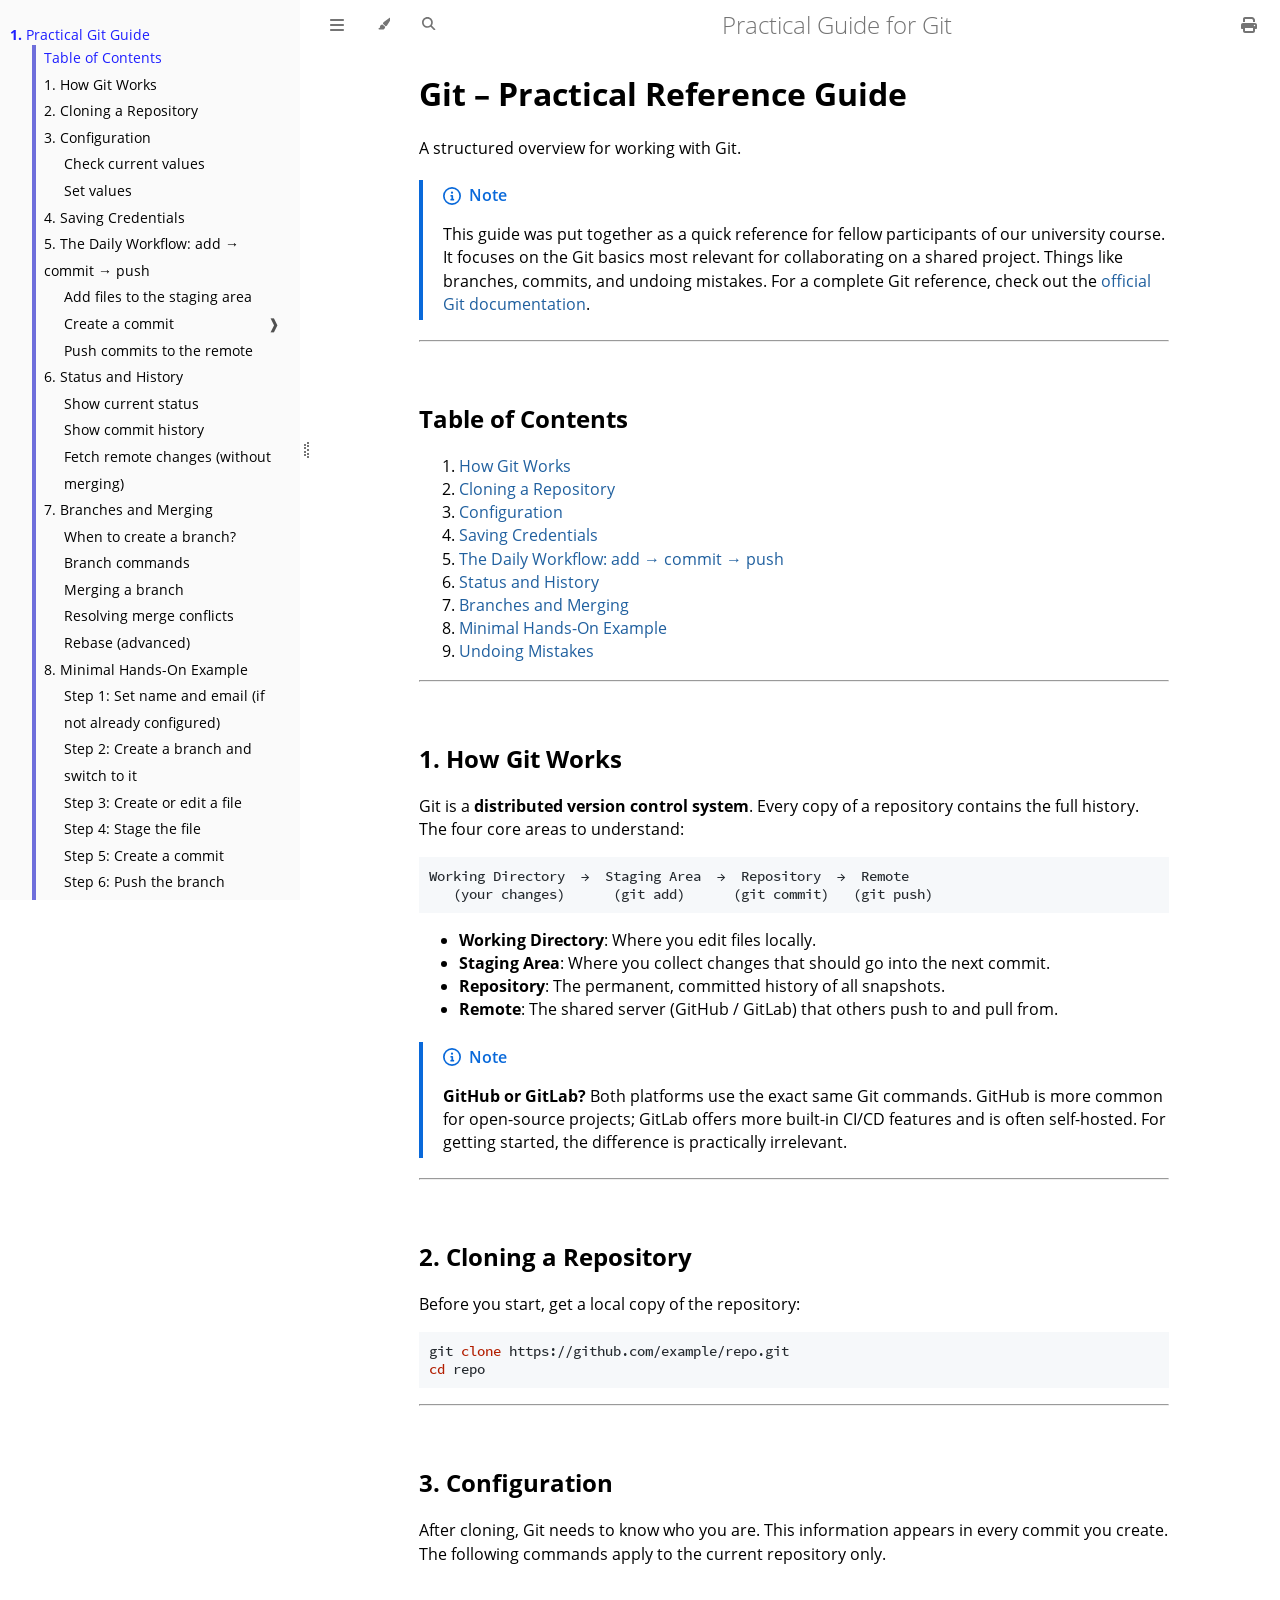
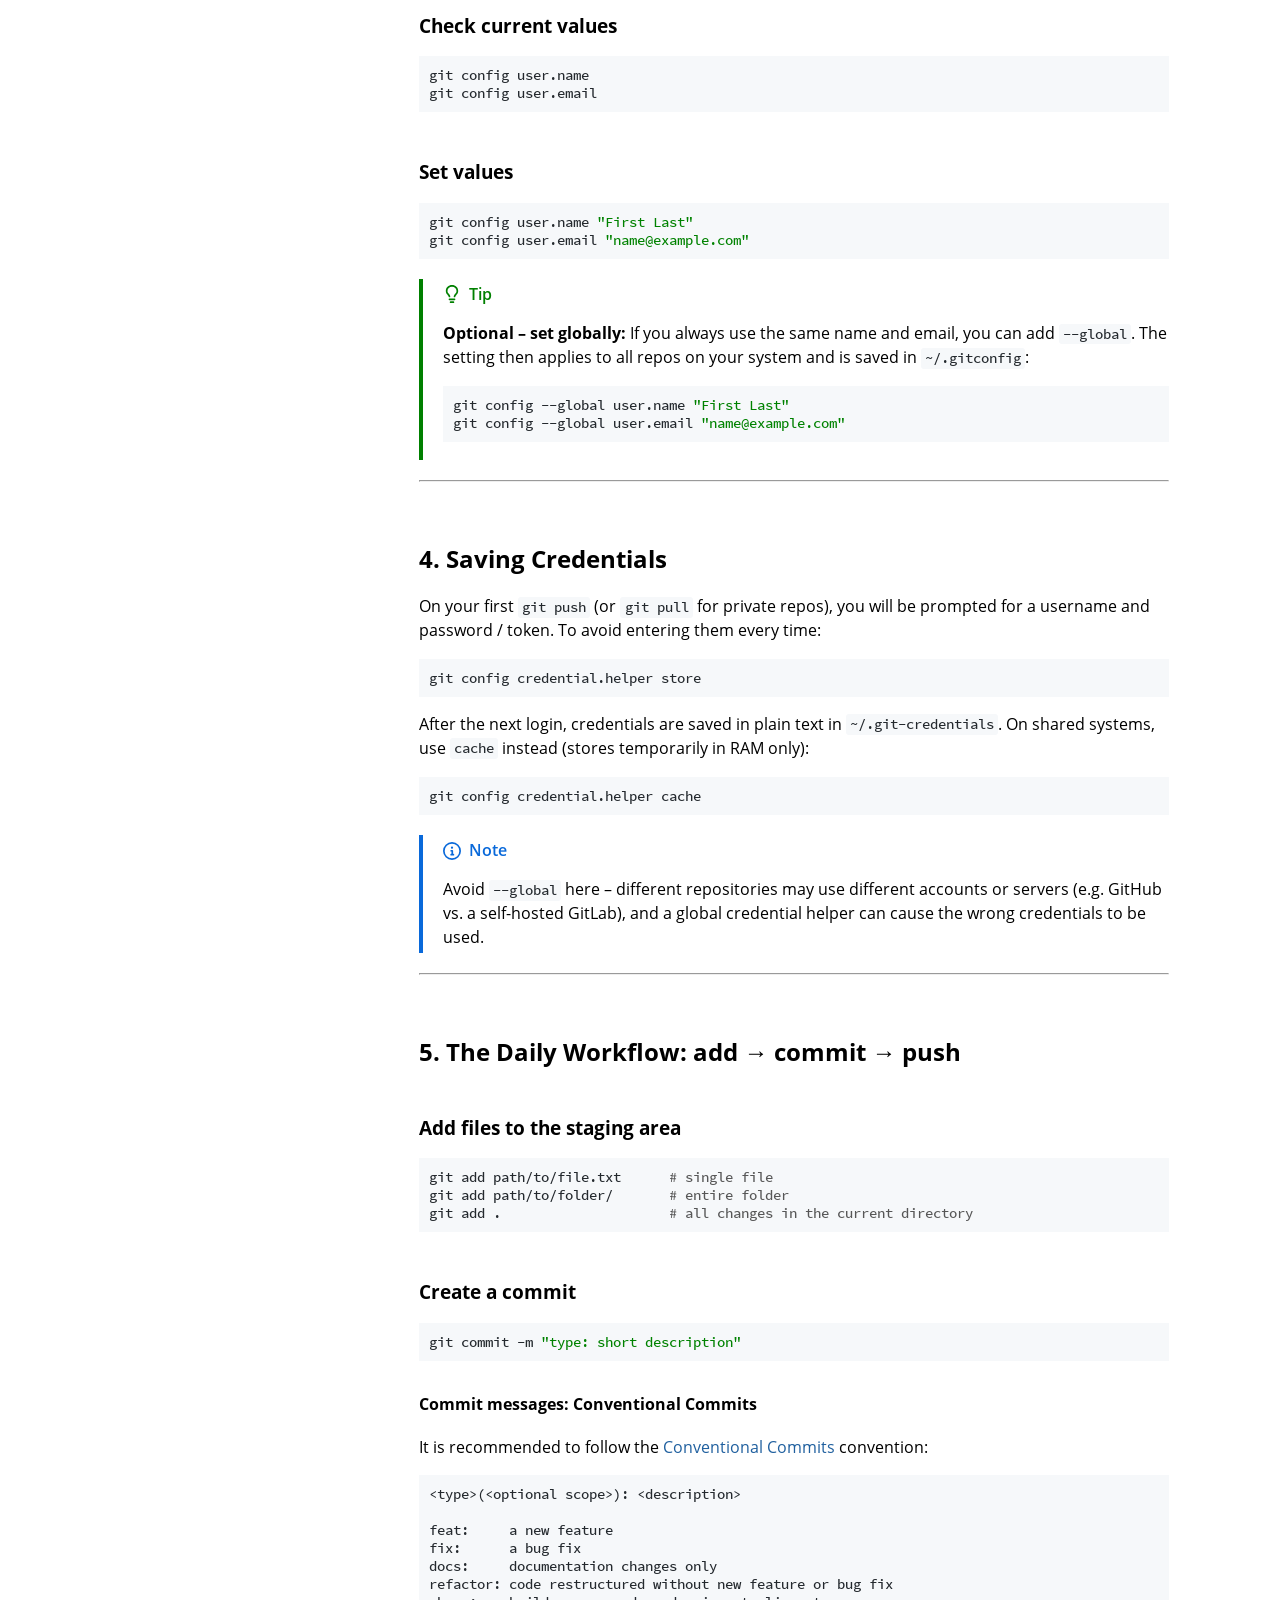
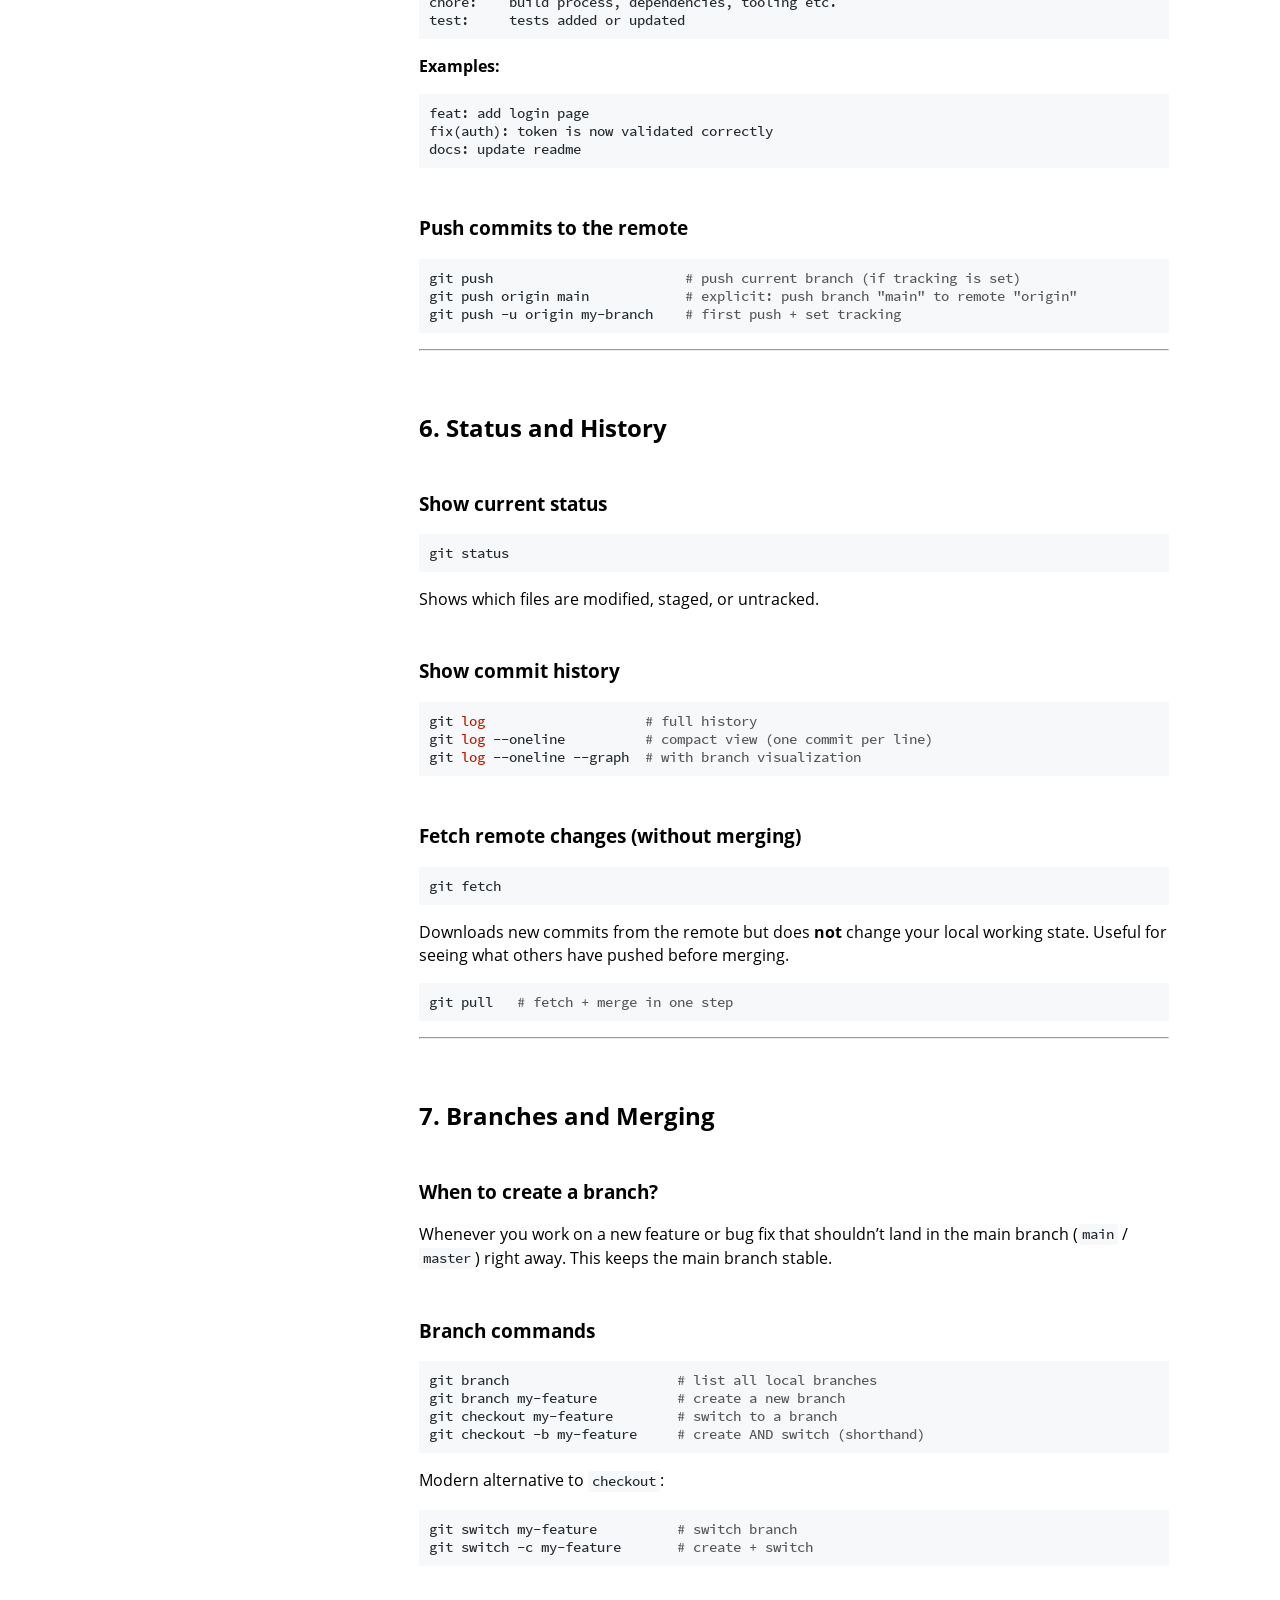
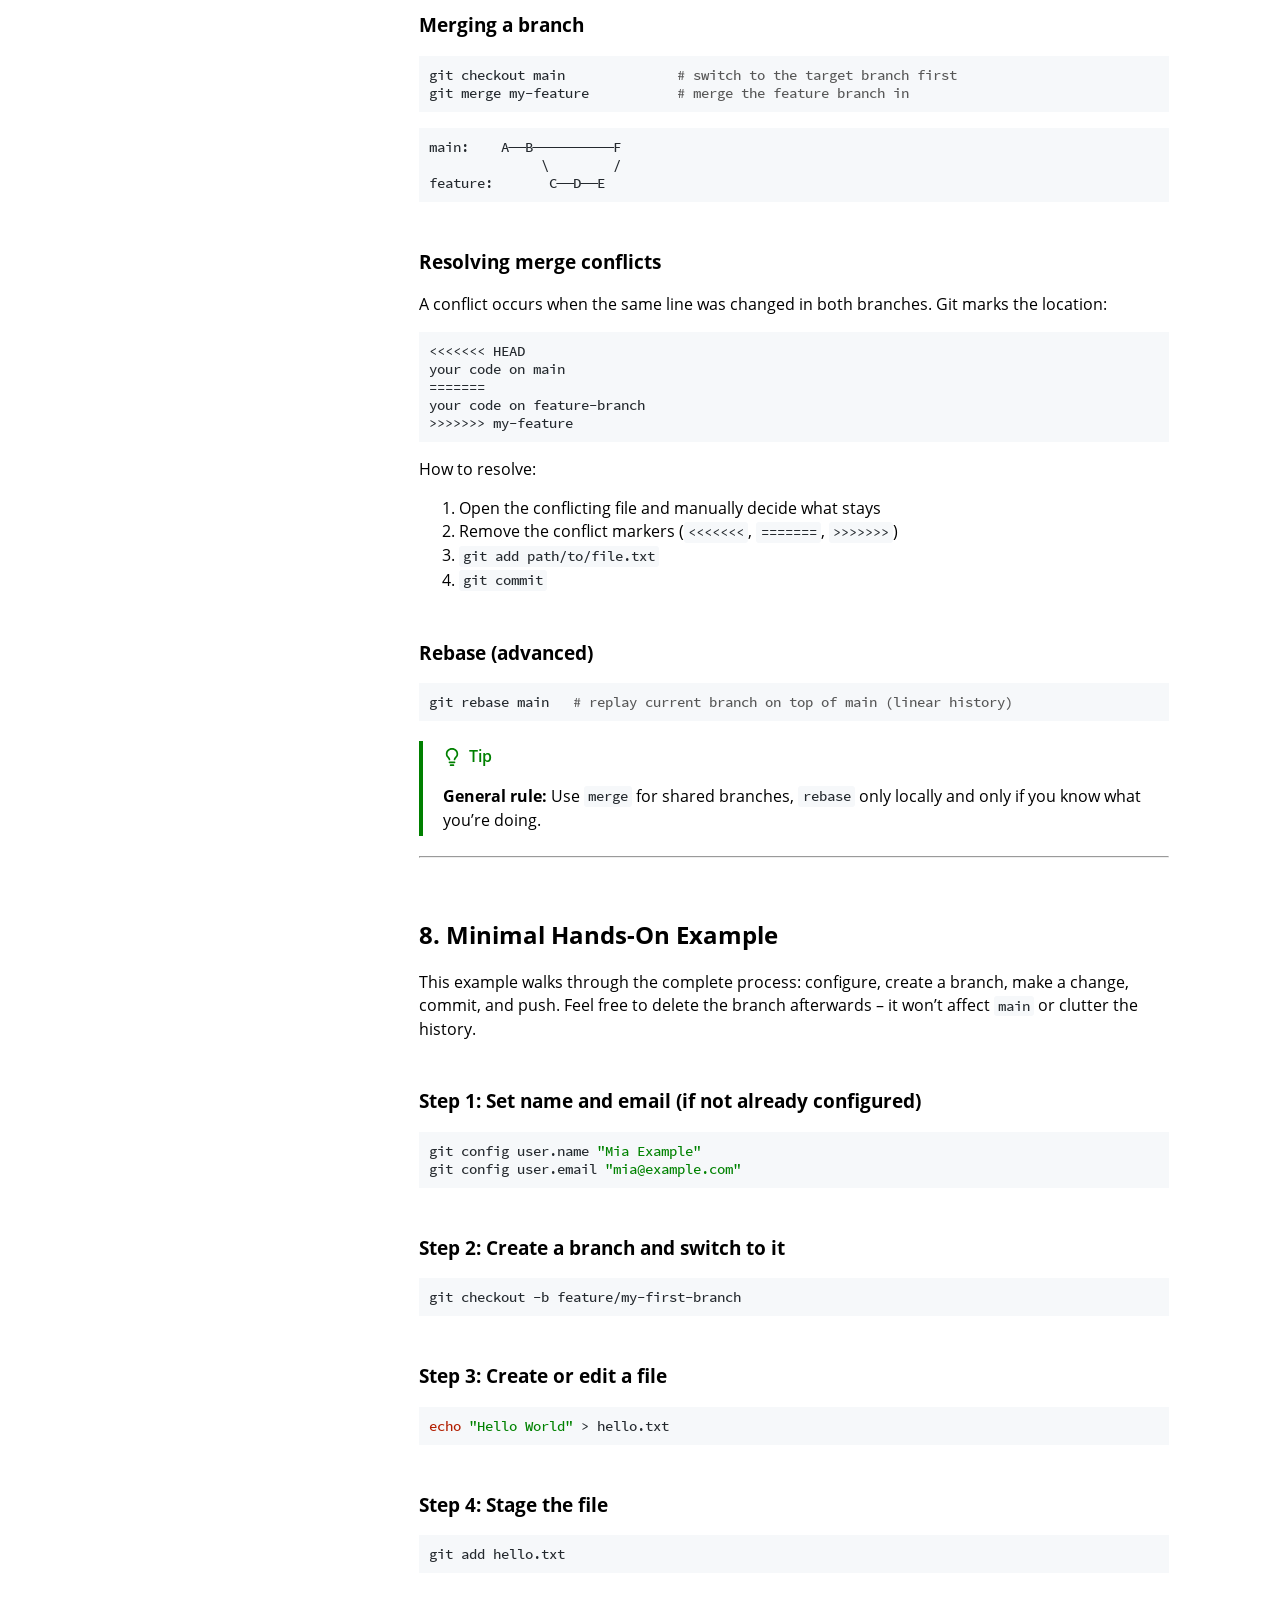
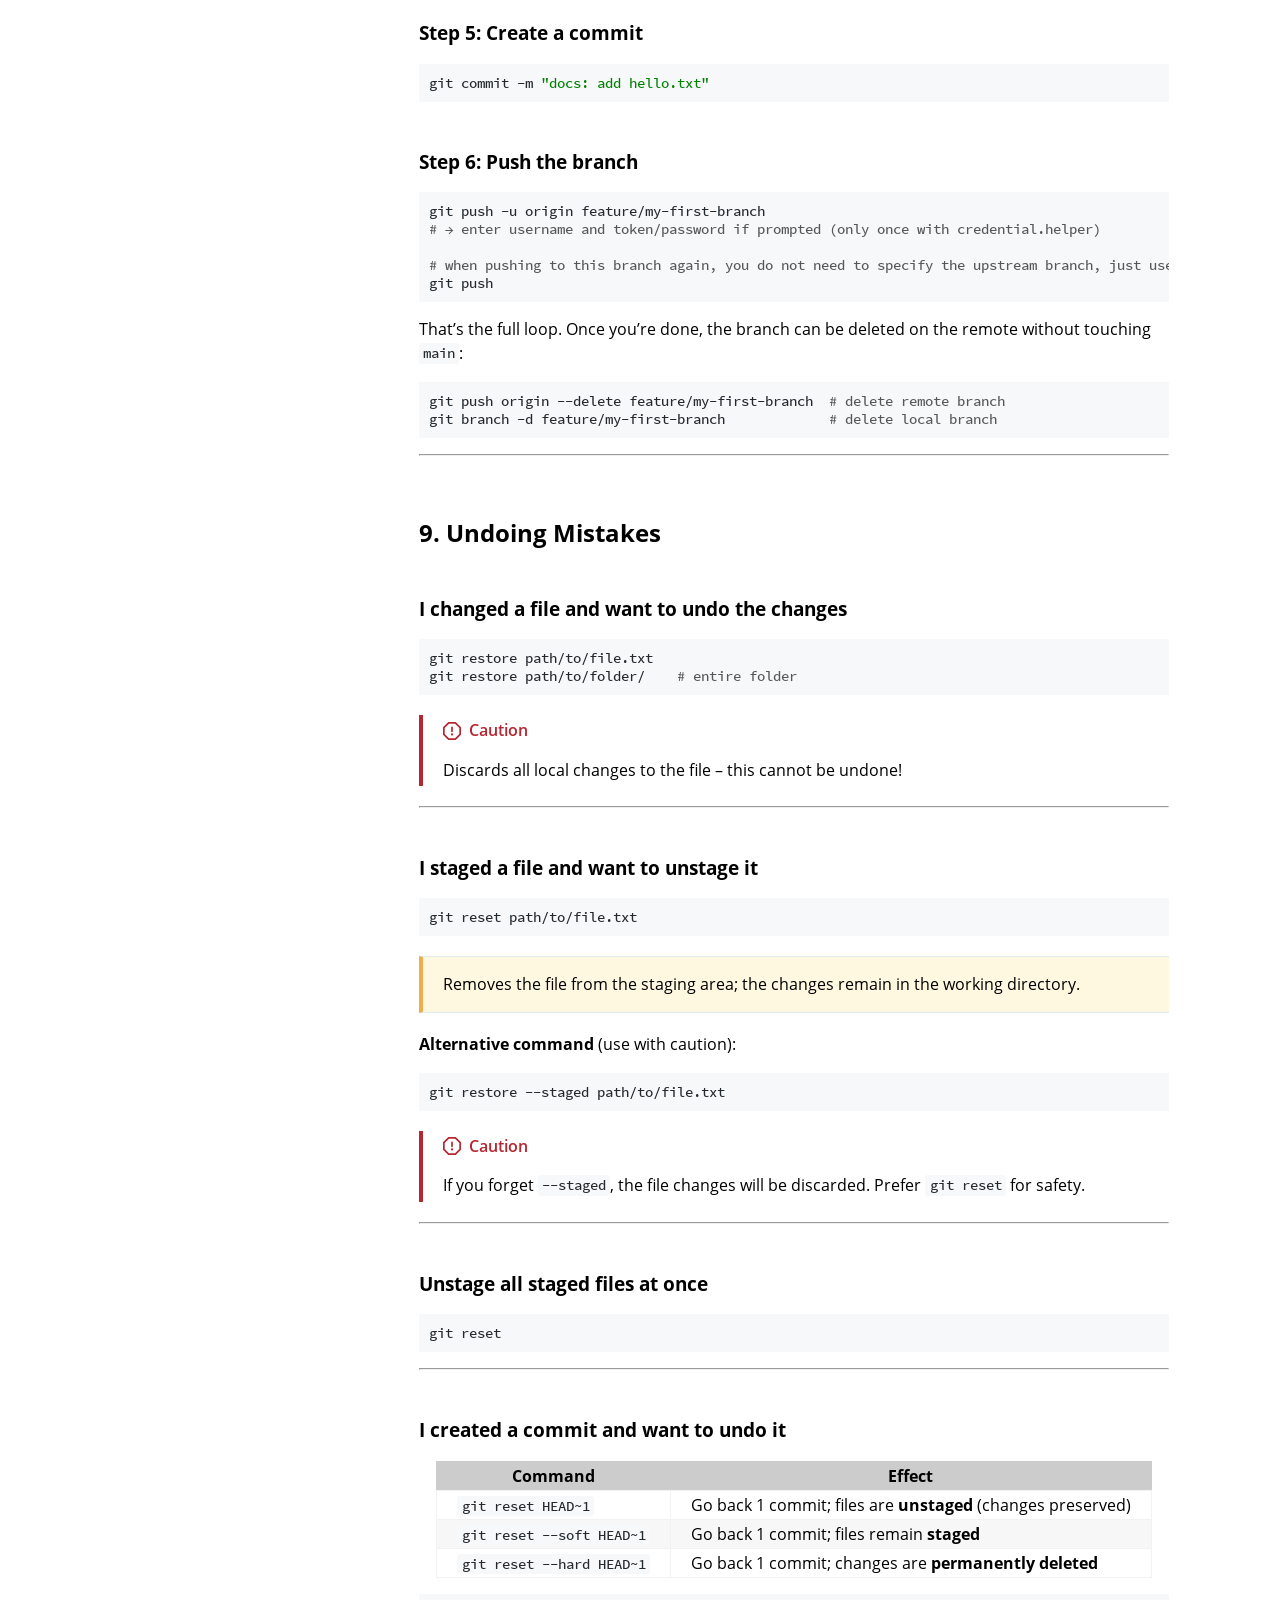
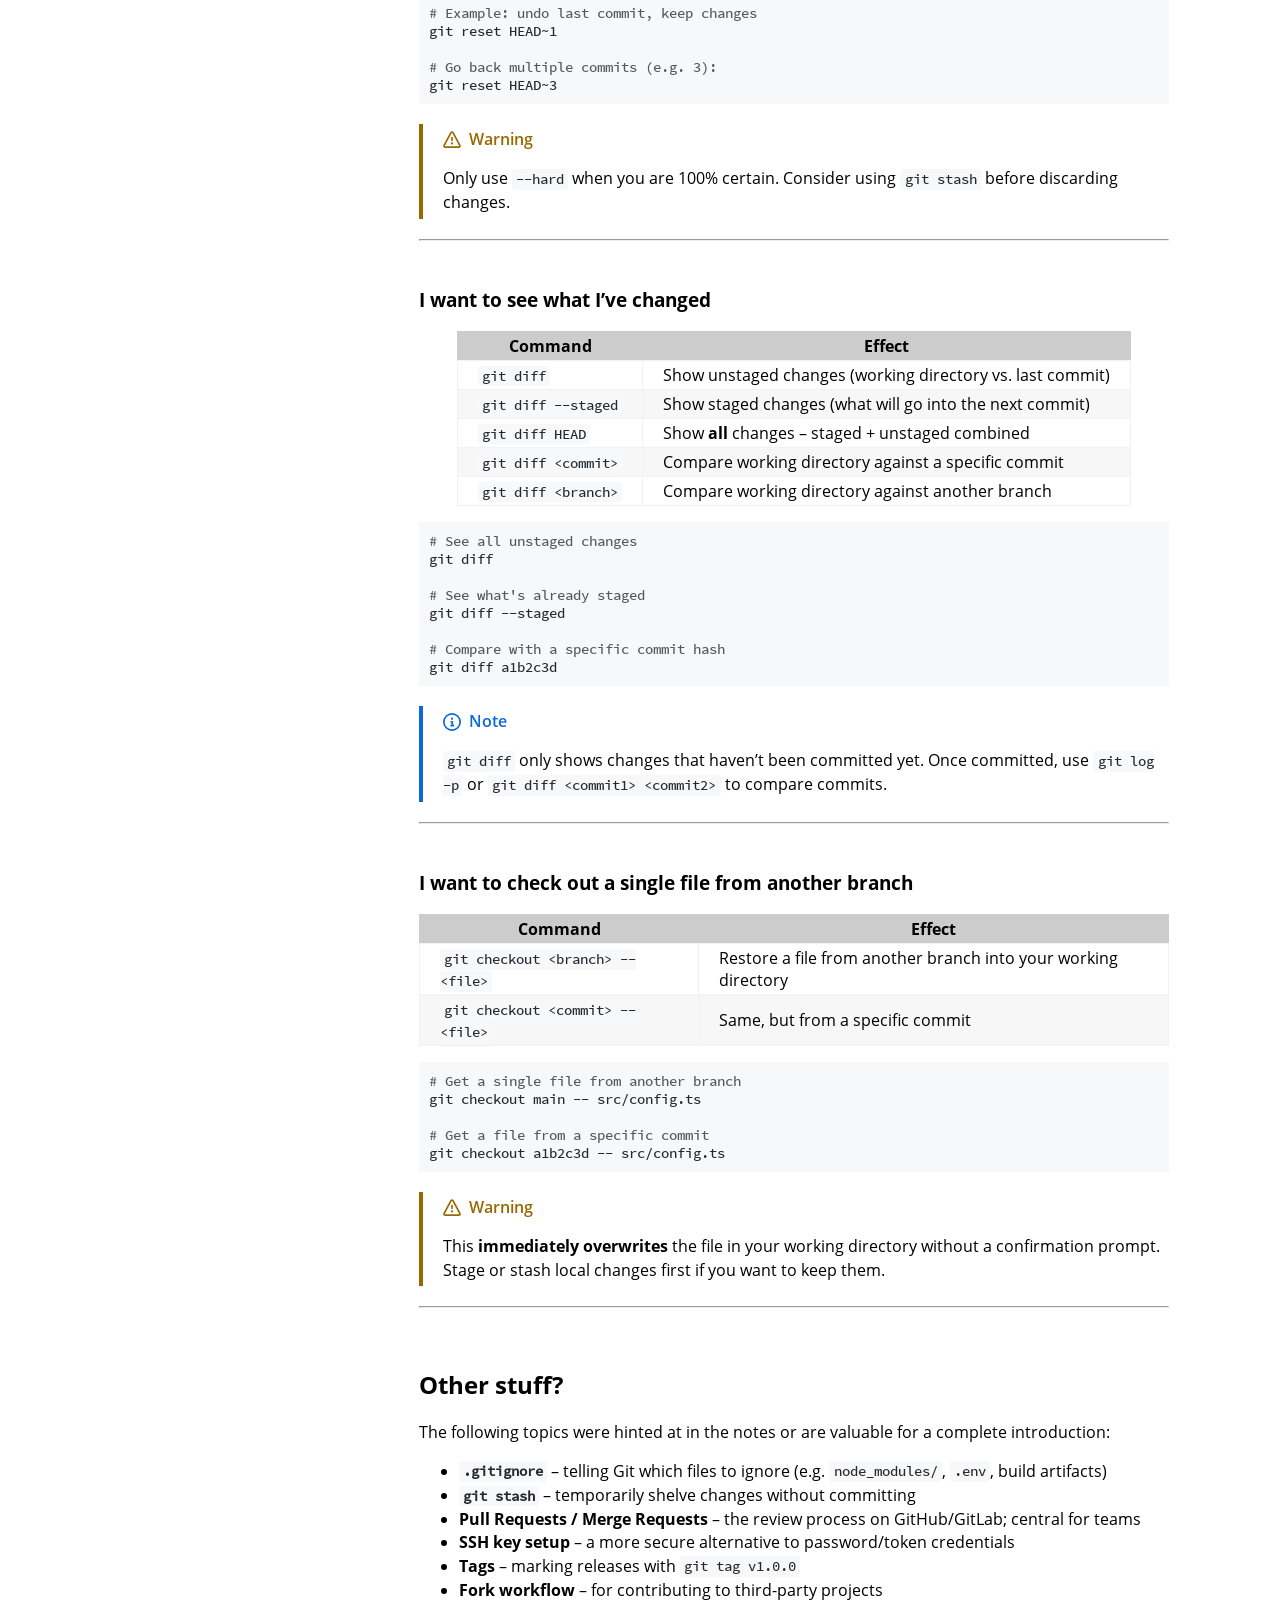
<file: index.html>
<!DOCTYPE HTML>
<html lang="en" class="light sidebar-visible" dir="ltr">
    <head>
        <!-- Book generated using mdBook -->
        <meta charset="UTF-8">
        <title>Practical Git Guide - Practical Guide for Git</title>


        <!-- Custom HTML head -->

        <meta name="description" content="">
        <meta name="viewport" content="width=device-width, initial-scale=1">
        <meta name="theme-color" content="#ffffff">

        <link rel="icon" href="favicon-de23e50b.svg">
        <link rel="shortcut icon" href="favicon-8114d1fc.png">
        <link rel="stylesheet" href="css/variables-8adf115d.css">
        <link rel="stylesheet" href="css/general-2459343d.css">
        <link rel="stylesheet" href="css/chrome-ae938929.css">
        <link rel="stylesheet" href="css/print-9e4910d8.css" media="print">

        <!-- Fonts -->
        <link rel="stylesheet" href="fonts/fonts-9644e21d.css">

        <!-- Highlight.js Stylesheets -->
        <link rel="stylesheet" id="mdbook-highlight-css" href="highlight-493f70e1.css">
        <link rel="stylesheet" id="mdbook-tomorrow-night-css" href="tomorrow-night-4c0ae647.css">
        <link rel="stylesheet" id="mdbook-ayu-highlight-css" href="ayu-highlight-3fdfc3ac.css">

        <!-- Custom theme stylesheets -->
        <link rel="stylesheet" href="src/custom-693425b3.css">


        <!-- Provide site root and default themes to javascript -->
        <script>
            const path_to_root = "";
            const default_light_theme = "light";
            const default_dark_theme = "navy";
            window.path_to_searchindex_js = "searchindex-f7e31736.js";
        </script>
        <!-- Start loading toc.js asap -->
        <script src="toc-68a54a4f.js"></script>
    </head>
    <body>
    <div id="mdbook-help-container">
        <div id="mdbook-help-popup">
            <h2 class="mdbook-help-title">Keyboard shortcuts</h2>
            <div>
                <p>Press <kbd>←</kbd> or <kbd>→</kbd> to navigate between chapters</p>
                <p>Press <kbd>S</kbd> or <kbd>/</kbd> to search in the book</p>
                <p>Press <kbd>?</kbd> to show this help</p>
                <p>Press <kbd>Esc</kbd> to hide this help</p>
            </div>
        </div>
    </div>
    <div id="mdbook-body-container">
        <!-- Work around some values being stored in localStorage wrapped in quotes -->
        <script>
            try {
                let theme = localStorage.getItem('mdbook-theme');
                let sidebar = localStorage.getItem('mdbook-sidebar');

                if (theme.startsWith('"') && theme.endsWith('"')) {
                    localStorage.setItem('mdbook-theme', theme.slice(1, theme.length - 1));
                }

                if (sidebar.startsWith('"') && sidebar.endsWith('"')) {
                    localStorage.setItem('mdbook-sidebar', sidebar.slice(1, sidebar.length - 1));
                }
            } catch (e) { }
        </script>

        <!-- Set the theme before any content is loaded, prevents flash -->
        <script>
            const default_theme = window.matchMedia("(prefers-color-scheme: dark)").matches ? default_dark_theme : default_light_theme;
            let theme;
            try { theme = localStorage.getItem('mdbook-theme'); } catch(e) { }
            if (theme === null || theme === undefined) { theme = default_theme; }
            const html = document.documentElement;
            html.classList.remove('light')
            html.classList.add(theme);
            html.classList.add("js");
        </script>

        <input type="checkbox" id="mdbook-sidebar-toggle-anchor" class="hidden">

        <!-- Hide / unhide sidebar before it is displayed -->
        <script>
            let sidebar = null;
            const sidebar_toggle = document.getElementById("mdbook-sidebar-toggle-anchor");
            if (document.body.clientWidth >= 1080) {
                try { sidebar = localStorage.getItem('mdbook-sidebar'); } catch(e) { }
                sidebar = sidebar || 'visible';
            } else {
                sidebar = 'hidden';
                sidebar_toggle.checked = false;
            }
            if (sidebar === 'visible') {
                sidebar_toggle.checked = true;
            } else {
                html.classList.remove('sidebar-visible');
            }
        </script>

        <nav id="mdbook-sidebar" class="sidebar" aria-label="Table of contents">
            <!-- populated by js -->
            <mdbook-sidebar-scrollbox class="sidebar-scrollbox"></mdbook-sidebar-scrollbox>
            <noscript>
                <iframe class="sidebar-iframe-outer" src="toc.html"></iframe>
            </noscript>
            <div id="mdbook-sidebar-resize-handle" class="sidebar-resize-handle">
                <div class="sidebar-resize-indicator"></div>
            </div>
        </nav>

        <div id="mdbook-page-wrapper" class="page-wrapper">

            <div class="page">
                <div id="mdbook-menu-bar-hover-placeholder"></div>
                <div id="mdbook-menu-bar" class="menu-bar sticky">
                    <div class="left-buttons">
                        <label id="mdbook-sidebar-toggle" class="icon-button" for="mdbook-sidebar-toggle-anchor" title="Toggle Table of Contents" aria-label="Toggle Table of Contents" aria-controls="mdbook-sidebar">
                            <span class=fa-svg><svg xmlns="http://www.w3.org/2000/svg" viewBox="0 0 448 512"><!--! Font Awesome Free 6.2.0 by @fontawesome - https://fontawesome.com License - https://fontawesome.com/license/free (Icons: CC BY 4.0, Fonts: SIL OFL 1.1, Code: MIT License) Copyright 2022 Fonticons, Inc. --><path d="M0 96C0 78.3 14.3 64 32 64H416c17.7 0 32 14.3 32 32s-14.3 32-32 32H32C14.3 128 0 113.7 0 96zM0 256c0-17.7 14.3-32 32-32H416c17.7 0 32 14.3 32 32s-14.3 32-32 32H32c-17.7 0-32-14.3-32-32zM448 416c0 17.7-14.3 32-32 32H32c-17.7 0-32-14.3-32-32s14.3-32 32-32H416c17.7 0 32 14.3 32 32z"/></svg></span>
                        </label>
                        <button id="mdbook-theme-toggle" class="icon-button" type="button" title="Change theme" aria-label="Change theme" aria-haspopup="true" aria-expanded="false" aria-controls="mdbook-theme-list">
                            <span class=fa-svg><svg xmlns="http://www.w3.org/2000/svg" viewBox="0 0 576 512"><!--! Font Awesome Free 6.2.0 by @fontawesome - https://fontawesome.com License - https://fontawesome.com/license/free (Icons: CC BY 4.0, Fonts: SIL OFL 1.1, Code: MIT License) Copyright 2022 Fonticons, Inc. --><path d="M371.3 367.1c27.3-3.9 51.9-19.4 67.2-42.9L600.2 74.1c12.6-19.5 9.4-45.3-7.6-61.2S549.7-4.4 531.1 9.6L294.4 187.2c-24 18-38.2 46.1-38.4 76.1L371.3 367.1zm-19.6 25.4l-116-104.4C175.9 290.3 128 339.6 128 400c0 3.9 .2 7.8 .6 11.6c1.8 17.5-10.2 36.4-27.8 36.4H96c-17.7 0-32 14.3-32 32s14.3 32 32 32H240c61.9 0 112-50.1 112-112c0-2.5-.1-5-.2-7.5z"/></svg></span>
                        </button>
                        <ul id="mdbook-theme-list" class="theme-popup" aria-label="Themes" role="menu">
                            <li role="none"><button role="menuitem" class="theme" id="mdbook-theme-default_theme">Auto</button></li>
                            <li role="none"><button role="menuitem" class="theme" id="mdbook-theme-light">Light</button></li>
                            <li role="none"><button role="menuitem" class="theme" id="mdbook-theme-rust">Rust</button></li>
                            <li role="none"><button role="menuitem" class="theme" id="mdbook-theme-coal">Coal</button></li>
                            <li role="none"><button role="menuitem" class="theme" id="mdbook-theme-navy">Navy</button></li>
                            <li role="none"><button role="menuitem" class="theme" id="mdbook-theme-ayu">Ayu</button></li>
                        </ul>
                        <button id="mdbook-search-toggle" class="icon-button" type="button" title="Search (`/`)" aria-label="Toggle Searchbar" aria-expanded="false" aria-keyshortcuts="/ s" aria-controls="mdbook-searchbar">
                            <span class=fa-svg><svg xmlns="http://www.w3.org/2000/svg" viewBox="0 0 512 512"><!--! Font Awesome Free 6.2.0 by @fontawesome - https://fontawesome.com License - https://fontawesome.com/license/free (Icons: CC BY 4.0, Fonts: SIL OFL 1.1, Code: MIT License) Copyright 2022 Fonticons, Inc. --><path d="M416 208c0 45.9-14.9 88.3-40 122.7L502.6 457.4c12.5 12.5 12.5 32.8 0 45.3s-32.8 12.5-45.3 0L330.7 376c-34.4 25.2-76.8 40-122.7 40C93.1 416 0 322.9 0 208S93.1 0 208 0S416 93.1 416 208zM208 352c79.5 0 144-64.5 144-144s-64.5-144-144-144S64 128.5 64 208s64.5 144 144 144z"/></svg></span>
                        </button>
                    </div>

                    <h1 class="menu-title">Practical Guide for Git</h1>

                    <div class="right-buttons">
                        <a href="print.html" title="Print this book" aria-label="Print this book">
                            <span class=fa-svg id="print-button"><svg xmlns="http://www.w3.org/2000/svg" viewBox="0 0 512 512"><!--! Font Awesome Free 6.2.0 by @fontawesome - https://fontawesome.com License - https://fontawesome.com/license/free (Icons: CC BY 4.0, Fonts: SIL OFL 1.1, Code: MIT License) Copyright 2022 Fonticons, Inc. --><path d="M128 0C92.7 0 64 28.7 64 64v96h64V64H354.7L384 93.3V160h64V93.3c0-17-6.7-33.3-18.7-45.3L400 18.7C388 6.7 371.7 0 354.7 0H128zM384 352v32 64H128V384 368 352H384zm64 32h32c17.7 0 32-14.3 32-32V256c0-35.3-28.7-64-64-64H64c-35.3 0-64 28.7-64 64v96c0 17.7 14.3 32 32 32H64v64c0 35.3 28.7 64 64 64H384c35.3 0 64-28.7 64-64V384zm-16-88c-13.3 0-24-10.7-24-24s10.7-24 24-24s24 10.7 24 24s-10.7 24-24 24z"/></svg></span>
                        </a>

                    </div>
                </div>

                <div id="mdbook-search-wrapper" class="hidden">
                    <form id="mdbook-searchbar-outer" class="searchbar-outer">
                        <div class="search-wrapper">
                            <input type="search" id="mdbook-searchbar" name="searchbar" placeholder="Search this book ..." aria-controls="mdbook-searchresults-outer" aria-describedby="searchresults-header">
                            <div class="spinner-wrapper">
                                <span class=fa-svg id="fa-spin"><svg xmlns="http://www.w3.org/2000/svg" viewBox="0 0 512 512"><!--! Font Awesome Free 6.2.0 by @fontawesome - https://fontawesome.com License - https://fontawesome.com/license/free (Icons: CC BY 4.0, Fonts: SIL OFL 1.1, Code: MIT License) Copyright 2022 Fonticons, Inc. --><path d="M304 48c0-26.5-21.5-48-48-48s-48 21.5-48 48s21.5 48 48 48s48-21.5 48-48zm0 416c0-26.5-21.5-48-48-48s-48 21.5-48 48s21.5 48 48 48s48-21.5 48-48zM48 304c26.5 0 48-21.5 48-48s-21.5-48-48-48s-48 21.5-48 48s21.5 48 48 48zm464-48c0-26.5-21.5-48-48-48s-48 21.5-48 48s21.5 48 48 48s48-21.5 48-48zM142.9 437c18.7-18.7 18.7-49.1 0-67.9s-49.1-18.7-67.9 0s-18.7 49.1 0 67.9s49.1 18.7 67.9 0zm0-294.2c18.7-18.7 18.7-49.1 0-67.9S93.7 56.2 75 75s-18.7 49.1 0 67.9s49.1 18.7 67.9 0zM369.1 437c18.7 18.7 49.1 18.7 67.9 0s18.7-49.1 0-67.9s-49.1-18.7-67.9 0s-18.7 49.1 0 67.9z"/></svg></span>
                            </div>
                        </div>
                    </form>
                    <div id="mdbook-searchresults-outer" class="searchresults-outer hidden">
                        <div id="mdbook-searchresults-header" class="searchresults-header"></div>
                        <ul id="mdbook-searchresults">
                        </ul>
                    </div>
                </div>

                <!-- Apply ARIA attributes after the sidebar and the sidebar toggle button are added to the DOM -->
                <script>
                    document.getElementById('mdbook-sidebar-toggle').setAttribute('aria-expanded', sidebar === 'visible');
                    document.getElementById('mdbook-sidebar').setAttribute('aria-hidden', sidebar !== 'visible');
                    Array.from(document.querySelectorAll('#mdbook-sidebar a')).forEach(function(link) {
                        link.setAttribute('tabIndex', sidebar === 'visible' ? 0 : -1);
                    });
                </script>

                <div id="mdbook-content" class="content">
                    <main>
                        <h1 id="git--practical-reference-guide"><a class="header" href="#git--practical-reference-guide">Git – Practical Reference Guide</a></h1>
<p>A structured overview for working with Git.</p>
<blockquote class="blockquote-tag blockquote-tag-note">
<p class="blockquote-tag-title"><svg viewbox="0 0 16 16" width="18" height="18"><path d="M0 8a8 8 0 1 1 16 0A8 8 0 0 1 0 8Zm8-6.5a6.5 6.5 0 1 0 0 13 6.5 6.5 0 0 0 0-13ZM6.5 7.75A.75.75 0 0 1 7.25 7h1a.75.75 0 0 1 .75.75v2.75h.25a.75.75 0 0 1 0 1.5h-2a.75.75 0 0 1 0-1.5h.25v-2h-.25a.75.75 0 0 1-.75-.75ZM8 6a1 1 0 1 1 0-2 1 1 0 0 1 0 2Z"></path></svg>Note</p>
<p>This guide was put together as a quick reference for fellow participants of our university course. It focuses on the Git basics most relevant for collaborating on a shared project. Things like branches, commits, and undoing mistakes. For a complete Git reference, check out the <a href="https://git-scm.com/doc">official Git documentation</a>.</p>
</blockquote>
<hr>
<h2 id="table-of-contents"><a class="header" href="#table-of-contents">Table of Contents</a></h2>
<ol>
<li><a href="#1-how-git-works">How Git Works</a></li>
<li><a href="#2-cloning-a-repository">Cloning a Repository</a></li>
<li><a href="#3-configuration">Configuration</a></li>
<li><a href="#4-saving-credentials">Saving Credentials</a></li>
<li><a href="#5-the-daily-workflow-add--commit--push">The Daily Workflow: add → commit → push</a></li>
<li><a href="#6-status-and-history">Status and History</a></li>
<li><a href="#7-branches-and-merging">Branches and Merging</a></li>
<li><a href="#8-minimal-hands-on-example">Minimal Hands-On Example</a></li>
<li><a href="#9-undoing-mistakes">Undoing Mistakes</a></li>
</ol>
<hr>
<h2 id="1-how-git-works"><a class="header" href="#1-how-git-works">1. How Git Works</a></h2>
<p>Git is a <strong>distributed version control system</strong>. Every copy of a repository contains the full history. The four core areas to understand:</p>
<pre><code>Working Directory  →  Staging Area  →  Repository  →  Remote
   (your changes)      (git add)      (git commit)   (git push)
</code></pre>
<ul>
<li><strong>Working Directory</strong>: Where you edit files locally.</li>
<li><strong>Staging Area</strong>: Where you collect changes that should go into the next commit.</li>
<li><strong>Repository</strong>: The permanent, committed history of all snapshots.</li>
<li><strong>Remote</strong>: The shared server (GitHub / GitLab) that others push to and pull from.</li>
</ul>
<blockquote class="blockquote-tag blockquote-tag-note">
<p class="blockquote-tag-title"><svg viewbox="0 0 16 16" width="18" height="18"><path d="M0 8a8 8 0 1 1 16 0A8 8 0 0 1 0 8Zm8-6.5a6.5 6.5 0 1 0 0 13 6.5 6.5 0 0 0 0-13ZM6.5 7.75A.75.75 0 0 1 7.25 7h1a.75.75 0 0 1 .75.75v2.75h.25a.75.75 0 0 1 0 1.5h-2a.75.75 0 0 1 0-1.5h.25v-2h-.25a.75.75 0 0 1-.75-.75ZM8 6a1 1 0 1 1 0-2 1 1 0 0 1 0 2Z"></path></svg>Note</p>
<p><strong>GitHub or GitLab?</strong> Both platforms use the exact same Git commands. GitHub is more common for open-source projects; GitLab offers more built-in CI/CD features and is often self-hosted. For getting started, the difference is practically irrelevant.</p>
</blockquote>
<hr>
<h2 id="2-cloning-a-repository"><a class="header" href="#2-cloning-a-repository">2. Cloning a Repository</a></h2>
<p>Before you start, get a local copy of the repository:</p>
<pre><code class="language-bash">git clone https://github.com/example/repo.git
cd repo
</code></pre>
<hr>
<h2 id="3-configuration"><a class="header" href="#3-configuration">3. Configuration</a></h2>
<p>After cloning, Git needs to know who you are. This information appears in every commit you create. The following commands apply to the current repository only.</p>
<h3 id="check-current-values"><a class="header" href="#check-current-values">Check current values</a></h3>
<pre><code class="language-bash">git config user.name
git config user.email
</code></pre>
<h3 id="set-values"><a class="header" href="#set-values">Set values</a></h3>
<pre><code class="language-bash">git config user.name "First Last"
git config user.email "name@example.com"
</code></pre>
<blockquote class="blockquote-tag blockquote-tag-tip">
<p class="blockquote-tag-title"><svg viewbox="0 0 16 16" width="18" height="18"><path d="M8 1.5c-2.363 0-4 1.69-4 3.75 0 .984.424 1.625.984 2.304l.214.253c.223.264.47.556.673.848.284.411.537.896.621 1.49a.75.75 0 0 1-1.484.211c-.04-.282-.163-.547-.37-.847a8.456 8.456 0 0 0-.542-.68c-.084-.1-.173-.205-.268-.32C3.201 7.75 2.5 6.766 2.5 5.25 2.5 2.31 4.863 0 8 0s5.5 2.31 5.5 5.25c0 1.516-.701 2.5-1.328 3.259-.095.115-.184.22-.268.319-.207.245-.383.453-.541.681-.208.3-.33.565-.37.847a.751.751 0 0 1-1.485-.212c.084-.593.337-1.078.621-1.489.203-.292.45-.584.673-.848.075-.088.147-.173.213-.253.561-.679.985-1.32.985-2.304 0-2.06-1.637-3.75-4-3.75ZM5.75 12h4.5a.75.75 0 0 1 0 1.5h-4.5a.75.75 0 0 1 0-1.5ZM6 15.25a.75.75 0 0 1 .75-.75h2.5a.75.75 0 0 1 0 1.5h-2.5a.75.75 0 0 1-.75-.75Z"></path></svg>Tip</p>
<p><strong>Optional – set globally:</strong> If you always use the same name and email, you can add <code>--global</code>. The setting then applies to all repos on your system and is saved in <code>~/.gitconfig</code>:</p>
<pre><code class="language-bash">git config --global user.name "First Last"
git config --global user.email "name@example.com"
</code></pre>
</blockquote>
<hr>
<h2 id="4-saving-credentials"><a class="header" href="#4-saving-credentials">4. Saving Credentials</a></h2>
<p>On your first <code>git push</code> (or <code>git pull</code> for private repos), you will be prompted for a username and password / token. To avoid entering them every time:</p>
<pre><code class="language-bash">git config credential.helper store
</code></pre>
<p>After the next login, credentials are saved in plain text in <code>~/.git-credentials</code>. On shared systems, use <code>cache</code> instead (stores temporarily in RAM only):</p>
<pre><code class="language-bash">git config credential.helper cache
</code></pre>
<blockquote class="blockquote-tag blockquote-tag-note">
<p class="blockquote-tag-title"><svg viewbox="0 0 16 16" width="18" height="18"><path d="M0 8a8 8 0 1 1 16 0A8 8 0 0 1 0 8Zm8-6.5a6.5 6.5 0 1 0 0 13 6.5 6.5 0 0 0 0-13ZM6.5 7.75A.75.75 0 0 1 7.25 7h1a.75.75 0 0 1 .75.75v2.75h.25a.75.75 0 0 1 0 1.5h-2a.75.75 0 0 1 0-1.5h.25v-2h-.25a.75.75 0 0 1-.75-.75ZM8 6a1 1 0 1 1 0-2 1 1 0 0 1 0 2Z"></path></svg>Note</p>
<p>Avoid <code>--global</code> here – different repositories may use different accounts or servers (e.g. GitHub vs. a self-hosted GitLab), and a global credential helper can cause the wrong credentials to be used.</p>
</blockquote>
<hr>
<h2 id="5-the-daily-workflow-add--commit--push"><a class="header" href="#5-the-daily-workflow-add--commit--push">5. The Daily Workflow: add → commit → push</a></h2>
<h3 id="add-files-to-the-staging-area"><a class="header" href="#add-files-to-the-staging-area">Add files to the staging area</a></h3>
<pre><code class="language-bash">git add path/to/file.txt      # single file
git add path/to/folder/       # entire folder
git add .                     # all changes in the current directory
</code></pre>
<h3 id="create-a-commit"><a class="header" href="#create-a-commit">Create a commit</a></h3>
<pre><code class="language-bash">git commit -m "type: short description"
</code></pre>
<h4 id="commit-messages-conventional-commits"><a class="header" href="#commit-messages-conventional-commits">Commit messages: Conventional Commits</a></h4>
<p>It is recommended to follow the <a href="https://www.conventionalcommits.org/en/v1.0.0/">Conventional Commits</a> convention:</p>
<pre><code>&lt;type&gt;(&lt;optional scope&gt;): &lt;description&gt;

feat:     a new feature
fix:      a bug fix
docs:     documentation changes only
refactor: code restructured without new feature or bug fix
chore:    build process, dependencies, tooling etc.
test:     tests added or updated
</code></pre>
<p><strong>Examples:</strong></p>
<pre><code>feat: add login page
fix(auth): token is now validated correctly
docs: update readme
</code></pre>
<h3 id="push-commits-to-the-remote"><a class="header" href="#push-commits-to-the-remote">Push commits to the remote</a></h3>
<pre><code class="language-bash">git push                        # push current branch (if tracking is set)
git push origin main            # explicit: push branch "main" to remote "origin"
git push -u origin my-branch    # first push + set tracking
</code></pre>
<hr>
<h2 id="6-status-and-history"><a class="header" href="#6-status-and-history">6. Status and History</a></h2>
<h3 id="show-current-status"><a class="header" href="#show-current-status">Show current status</a></h3>
<pre><code class="language-bash">git status
</code></pre>
<p>Shows which files are modified, staged, or untracked.</p>
<h3 id="show-commit-history"><a class="header" href="#show-commit-history">Show commit history</a></h3>
<pre><code class="language-bash">git log                    # full history
git log --oneline          # compact view (one commit per line)
git log --oneline --graph  # with branch visualization
</code></pre>
<h3 id="fetch-remote-changes-without-merging"><a class="header" href="#fetch-remote-changes-without-merging">Fetch remote changes (without merging)</a></h3>
<pre><code class="language-bash">git fetch
</code></pre>
<p>Downloads new commits from the remote but does <strong>not</strong> change your local working state. Useful for seeing what others have pushed before merging.</p>
<pre><code class="language-bash">git pull   # fetch + merge in one step
</code></pre>
<hr>
<h2 id="7-branches-and-merging"><a class="header" href="#7-branches-and-merging">7. Branches and Merging</a></h2>
<h3 id="when-to-create-a-branch"><a class="header" href="#when-to-create-a-branch">When to create a branch?</a></h3>
<p>Whenever you work on a new feature or bug fix that shouldn’t land in the main branch (<code>main</code> / <code>master</code>) right away. This keeps the main branch stable.</p>
<h3 id="branch-commands"><a class="header" href="#branch-commands">Branch commands</a></h3>
<pre><code class="language-bash">git branch                     # list all local branches
git branch my-feature          # create a new branch
git checkout my-feature        # switch to a branch
git checkout -b my-feature     # create AND switch (shorthand)
</code></pre>
<p>Modern alternative to <code>checkout</code>:</p>
<pre><code class="language-bash">git switch my-feature          # switch branch
git switch -c my-feature       # create + switch
</code></pre>
<h3 id="merging-a-branch"><a class="header" href="#merging-a-branch">Merging a branch</a></h3>
<pre><code class="language-bash">git checkout main              # switch to the target branch first
git merge my-feature           # merge the feature branch in
</code></pre>
<pre><code>main:    A──B──────────F
              \        /
feature:       C──D──E
</code></pre>
<h3 id="resolving-merge-conflicts"><a class="header" href="#resolving-merge-conflicts">Resolving merge conflicts</a></h3>
<p>A conflict occurs when the same line was changed in both branches. Git marks the location:</p>
<pre><code>&lt;&lt;&lt;&lt;&lt;&lt;&lt; HEAD
your code on main
=======
your code on feature-branch
&gt;&gt;&gt;&gt;&gt;&gt;&gt; my-feature
</code></pre>
<p>How to resolve:</p>
<ol>
<li>Open the conflicting file and manually decide what stays</li>
<li>Remove the conflict markers (<code>&lt;&lt;&lt;&lt;&lt;&lt;&lt;</code>, <code>=======</code>, <code>&gt;&gt;&gt;&gt;&gt;&gt;&gt;</code>)</li>
<li><code>git add path/to/file.txt</code></li>
<li><code>git commit</code></li>
</ol>
<h3 id="rebase-advanced"><a class="header" href="#rebase-advanced">Rebase (advanced)</a></h3>
<pre><code class="language-bash">git rebase main   # replay current branch on top of main (linear history)
</code></pre>
<blockquote class="blockquote-tag blockquote-tag-tip">
<p class="blockquote-tag-title"><svg viewbox="0 0 16 16" width="18" height="18"><path d="M8 1.5c-2.363 0-4 1.69-4 3.75 0 .984.424 1.625.984 2.304l.214.253c.223.264.47.556.673.848.284.411.537.896.621 1.49a.75.75 0 0 1-1.484.211c-.04-.282-.163-.547-.37-.847a8.456 8.456 0 0 0-.542-.68c-.084-.1-.173-.205-.268-.32C3.201 7.75 2.5 6.766 2.5 5.25 2.5 2.31 4.863 0 8 0s5.5 2.31 5.5 5.25c0 1.516-.701 2.5-1.328 3.259-.095.115-.184.22-.268.319-.207.245-.383.453-.541.681-.208.3-.33.565-.37.847a.751.751 0 0 1-1.485-.212c.084-.593.337-1.078.621-1.489.203-.292.45-.584.673-.848.075-.088.147-.173.213-.253.561-.679.985-1.32.985-2.304 0-2.06-1.637-3.75-4-3.75ZM5.75 12h4.5a.75.75 0 0 1 0 1.5h-4.5a.75.75 0 0 1 0-1.5ZM6 15.25a.75.75 0 0 1 .75-.75h2.5a.75.75 0 0 1 0 1.5h-2.5a.75.75 0 0 1-.75-.75Z"></path></svg>Tip</p>
<p><strong>General rule:</strong> Use <code>merge</code> for shared branches, <code>rebase</code> only locally and only if you know what you’re doing.</p>
</blockquote>
<hr>
<h2 id="8-minimal-hands-on-example"><a class="header" href="#8-minimal-hands-on-example">8. Minimal Hands-On Example</a></h2>
<p>This example walks through the complete process: configure, create a branch, make a change, commit, and push. Feel free to delete the branch afterwards – it won’t affect <code>main</code> or clutter the history.</p>
<h3 id="step-1-set-name-and-email-if-not-already-configured"><a class="header" href="#step-1-set-name-and-email-if-not-already-configured">Step 1: Set name and email (if not already configured)</a></h3>
<pre><code class="language-bash">git config user.name "Mia Example"
git config user.email "mia@example.com"
</code></pre>
<h3 id="step-2-create-a-branch-and-switch-to-it"><a class="header" href="#step-2-create-a-branch-and-switch-to-it">Step 2: Create a branch and switch to it</a></h3>
<pre><code class="language-bash">git checkout -b feature/my-first-branch
</code></pre>
<h3 id="step-3-create-or-edit-a-file"><a class="header" href="#step-3-create-or-edit-a-file">Step 3: Create or edit a file</a></h3>
<pre><code class="language-bash">echo "Hello World" &gt; hello.txt
</code></pre>
<h3 id="step-4-stage-the-file"><a class="header" href="#step-4-stage-the-file">Step 4: Stage the file</a></h3>
<pre><code class="language-bash">git add hello.txt
</code></pre>
<h3 id="step-5-create-a-commit"><a class="header" href="#step-5-create-a-commit">Step 5: Create a commit</a></h3>
<pre><code class="language-bash">git commit -m "docs: add hello.txt"
</code></pre>
<h3 id="step-6-push-the-branch"><a class="header" href="#step-6-push-the-branch">Step 6: Push the branch</a></h3>
<pre><code class="language-bash">git push -u origin feature/my-first-branch
# → enter username and token/password if prompted (only once with credential.helper)

# when pushing to this branch again, you do not need to specify the upstream branch, just use:
git push
</code></pre>
<p>That’s the full loop. Once you’re done, the branch can be deleted on the remote without touching <code>main</code>:</p>
<pre><code class="language-bash">git push origin --delete feature/my-first-branch  # delete remote branch
git branch -d feature/my-first-branch             # delete local branch
</code></pre>
<hr>
<h2 id="9-undoing-mistakes"><a class="header" href="#9-undoing-mistakes">9. Undoing Mistakes</a></h2>
<h3 id="i-changed-a-file-and-want-to-undo-the-changes"><a class="header" href="#i-changed-a-file-and-want-to-undo-the-changes">I changed a file and want to undo the changes</a></h3>
<pre><code class="language-bash">git restore path/to/file.txt
git restore path/to/folder/    # entire folder
</code></pre>
<blockquote class="blockquote-tag blockquote-tag-caution">
<p class="blockquote-tag-title"><svg viewbox="0 0 16 16" width="18" height="18"><path d="M4.47.22A.749.749 0 0 1 5 0h6c.199 0 .389.079.53.22l4.25 4.25c.141.14.22.331.22.53v6a.749.749 0 0 1-.22.53l-4.25 4.25A.749.749 0 0 1 11 16H5a.749.749 0 0 1-.53-.22L.22 11.53A.749.749 0 0 1 0 11V5c0-.199.079-.389.22-.53Zm.84 1.28L1.5 5.31v5.38l3.81 3.81h5.38l3.81-3.81V5.31L10.69 1.5ZM8 4a.75.75 0 0 1 .75.75v3.5a.75.75 0 0 1-1.5 0v-3.5A.75.75 0 0 1 8 4Zm0 8a1 1 0 1 1 0-2 1 1 0 0 1 0 2Z"></path></svg>Caution</p>
<p>Discards all local changes to the file – this cannot be undone!</p>
</blockquote>
<hr>
<h3 id="i-staged-a-file-and-want-to-unstage-it"><a class="header" href="#i-staged-a-file-and-want-to-unstage-it">I staged a file and want to unstage it</a></h3>
<pre><code class="language-bash">git reset path/to/file.txt
</code></pre>
<blockquote>
<p>Removes the file from the staging area; the changes remain in the working directory.</p>
</blockquote>
<p><strong>Alternative command</strong> (use with caution):</p>
<pre><code class="language-bash">git restore --staged path/to/file.txt
</code></pre>
<blockquote class="blockquote-tag blockquote-tag-caution">
<p class="blockquote-tag-title"><svg viewbox="0 0 16 16" width="18" height="18"><path d="M4.47.22A.749.749 0 0 1 5 0h6c.199 0 .389.079.53.22l4.25 4.25c.141.14.22.331.22.53v6a.749.749 0 0 1-.22.53l-4.25 4.25A.749.749 0 0 1 11 16H5a.749.749 0 0 1-.53-.22L.22 11.53A.749.749 0 0 1 0 11V5c0-.199.079-.389.22-.53Zm.84 1.28L1.5 5.31v5.38l3.81 3.81h5.38l3.81-3.81V5.31L10.69 1.5ZM8 4a.75.75 0 0 1 .75.75v3.5a.75.75 0 0 1-1.5 0v-3.5A.75.75 0 0 1 8 4Zm0 8a1 1 0 1 1 0-2 1 1 0 0 1 0 2Z"></path></svg>Caution</p>
<p>If you forget <code>--staged</code>, the file changes will be discarded. Prefer <code>git reset</code> for safety.</p>
</blockquote>
<hr>
<h3 id="unstage-all-staged-files-at-once"><a class="header" href="#unstage-all-staged-files-at-once">Unstage all staged files at once</a></h3>
<pre><code class="language-bash">git reset
</code></pre>
<hr>
<h3 id="i-created-a-commit-and-want-to-undo-it"><a class="header" href="#i-created-a-commit-and-want-to-undo-it">I created a commit and want to undo it</a></h3>
<div class="table-wrapper">
<table>
<thead>
<tr><th>Command</th><th>Effect</th></tr>
</thead>
<tbody>
<tr><td><code>git reset HEAD~1</code></td><td>Go back 1 commit; files are <strong>unstaged</strong> (changes preserved)</td></tr>
<tr><td><code>git reset --soft HEAD~1</code></td><td>Go back 1 commit; files remain <strong>staged</strong></td></tr>
<tr><td><code>git reset --hard HEAD~1</code></td><td>Go back 1 commit; changes are <strong>permanently deleted</strong></td></tr>
</tbody>
</table>
</div>
<pre><code class="language-bash"># Example: undo last commit, keep changes
git reset HEAD~1

# Go back multiple commits (e.g. 3):
git reset HEAD~3
</code></pre>
<blockquote class="blockquote-tag blockquote-tag-warning">
<p class="blockquote-tag-title"><svg viewbox="0 0 16 16" width="18" height="18"><path d="M6.457 1.047c.659-1.234 2.427-1.234 3.086 0l6.082 11.378A1.75 1.75 0 0 1 14.082 15H1.918a1.75 1.75 0 0 1-1.543-2.575Zm1.763.707a.25.25 0 0 0-.44 0L1.698 13.132a.25.25 0 0 0 .22.368h12.164a.25.25 0 0 0 .22-.368Zm.53 3.996v2.5a.75.75 0 0 1-1.5 0v-2.5a.75.75 0 0 1 1.5 0ZM9 11a1 1 0 1 1-2 0 1 1 0 0 1 2 0Z"></path></svg>Warning</p>
<p>Only use <code>--hard</code> when you are 100% certain. Consider using <code>git stash</code> before discarding changes.</p>
</blockquote>
<hr>
<h3 id="i-want-to-see-what-ive-changed"><a class="header" href="#i-want-to-see-what-ive-changed">I want to see what I’ve changed</a></h3>
<div class="table-wrapper">
<table>
<thead>
<tr><th>Command</th><th>Effect</th></tr>
</thead>
<tbody>
<tr><td><code>git diff</code></td><td>Show unstaged changes (working directory vs. last commit)</td></tr>
<tr><td><code>git diff --staged</code></td><td>Show staged changes (what will go into the next commit)</td></tr>
<tr><td><code>git diff HEAD</code></td><td>Show <strong>all</strong> changes – staged + unstaged combined</td></tr>
<tr><td><code>git diff &lt;commit&gt;</code></td><td>Compare working directory against a specific commit</td></tr>
<tr><td><code>git diff &lt;branch&gt;</code></td><td>Compare working directory against another branch</td></tr>
</tbody>
</table>
</div>
<pre><code class="language-bash"># See all unstaged changes
git diff

# See what's already staged
git diff --staged

# Compare with a specific commit hash
git diff a1b2c3d
</code></pre>
<blockquote class="blockquote-tag blockquote-tag-note">
<p class="blockquote-tag-title"><svg viewbox="0 0 16 16" width="18" height="18"><path d="M0 8a8 8 0 1 1 16 0A8 8 0 0 1 0 8Zm8-6.5a6.5 6.5 0 1 0 0 13 6.5 6.5 0 0 0 0-13ZM6.5 7.75A.75.75 0 0 1 7.25 7h1a.75.75 0 0 1 .75.75v2.75h.25a.75.75 0 0 1 0 1.5h-2a.75.75 0 0 1 0-1.5h.25v-2h-.25a.75.75 0 0 1-.75-.75ZM8 6a1 1 0 1 1 0-2 1 1 0 0 1 0 2Z"></path></svg>Note</p>
<p><code>git diff</code> only shows changes that haven’t been committed yet. Once committed, use <code>git log -p</code> or <code>git diff &lt;commit1&gt; &lt;commit2&gt;</code> to compare commits.</p>
</blockquote>
<hr>
<h3 id="i-want-to-check-out-a-single-file-from-another-branch"><a class="header" href="#i-want-to-check-out-a-single-file-from-another-branch">I want to check out a single file from another branch</a></h3>
<div class="table-wrapper">
<table>
<thead>
<tr><th>Command</th><th>Effect</th></tr>
</thead>
<tbody>
<tr><td><code>git checkout &lt;branch&gt; -- &lt;file&gt;</code></td><td>Restore a file from another branch into your working directory</td></tr>
<tr><td><code>git checkout &lt;commit&gt; -- &lt;file&gt;</code></td><td>Same, but from a specific commit</td></tr>
</tbody>
</table>
</div>
<pre><code class="language-bash"># Get a single file from another branch
git checkout main -- src/config.ts

# Get a file from a specific commit
git checkout a1b2c3d -- src/config.ts
</code></pre>
<blockquote class="blockquote-tag blockquote-tag-warning">
<p class="blockquote-tag-title"><svg viewbox="0 0 16 16" width="18" height="18"><path d="M6.457 1.047c.659-1.234 2.427-1.234 3.086 0l6.082 11.378A1.75 1.75 0 0 1 14.082 15H1.918a1.75 1.75 0 0 1-1.543-2.575Zm1.763.707a.25.25 0 0 0-.44 0L1.698 13.132a.25.25 0 0 0 .22.368h12.164a.25.25 0 0 0 .22-.368Zm.53 3.996v2.5a.75.75 0 0 1-1.5 0v-2.5a.75.75 0 0 1 1.5 0ZM9 11a1 1 0 1 1-2 0 1 1 0 0 1 2 0Z"></path></svg>Warning</p>
<p>This <strong>immediately overwrites</strong> the file in your working directory without a confirmation prompt. Stage or stash local changes first if you want to keep them.</p>
</blockquote>
<hr>
<h2 id="other-stuff"><a class="header" href="#other-stuff">Other stuff?</a></h2>
<p>The following topics were hinted at in the notes or are valuable for a complete introduction:</p>
<ul>
<li><strong><code>.gitignore</code></strong> – telling Git which files to ignore (e.g. <code>node_modules/</code>, <code>.env</code>, build artifacts)</li>
<li><strong><code>git stash</code></strong> – temporarily shelve changes without committing</li>
<li><strong>Pull Requests / Merge Requests</strong> – the review process on GitHub/GitLab; central for teams</li>
<li><strong>SSH key setup</strong> – a more secure alternative to password/token credentials</li>
<li><strong>Tags</strong> – marking releases with <code>git tag v1.0.0</code></li>
<li><strong>Fork workflow</strong> – for contributing to third-party projects</li>
</ul>

                    </main>

                    <nav class="nav-wrapper" aria-label="Page navigation">
                        <!-- Mobile navigation buttons -->


                        <div style="clear: both"></div>
                    </nav>
                </div>
            </div>

            <nav class="nav-wide-wrapper" aria-label="Page navigation">

            </nav>

        </div>

        <template id=fa-eye><span class=fa-svg><svg xmlns="http://www.w3.org/2000/svg" viewBox="0 0 576 512"><!--! Font Awesome Free 6.2.0 by @fontawesome - https://fontawesome.com License - https://fontawesome.com/license/free (Icons: CC BY 4.0, Fonts: SIL OFL 1.1, Code: MIT License) Copyright 2022 Fonticons, Inc. --><path d="M288 32c-80.8 0-145.5 36.8-192.6 80.6C48.6 156 17.3 208 2.5 243.7c-3.3 7.9-3.3 16.7 0 24.6C17.3 304 48.6 356 95.4 399.4C142.5 443.2 207.2 480 288 480s145.5-36.8 192.6-80.6c46.8-43.5 78.1-95.4 93-131.1c3.3-7.9 3.3-16.7 0-24.6c-14.9-35.7-46.2-87.7-93-131.1C433.5 68.8 368.8 32 288 32zM432 256c0 79.5-64.5 144-144 144s-144-64.5-144-144s64.5-144 144-144s144 64.5 144 144zM288 192c0 35.3-28.7 64-64 64c-11.5 0-22.3-3-31.6-8.4c-.2 2.8-.4 5.5-.4 8.4c0 53 43 96 96 96s96-43 96-96s-43-96-96-96c-2.8 0-5.6 .1-8.4 .4c5.3 9.3 8.4 20.1 8.4 31.6z"/></svg></span></template>
        <template id=fa-eye-slash><span class=fa-svg><svg xmlns="http://www.w3.org/2000/svg" viewBox="0 0 640 512"><!--! Font Awesome Free 6.2.0 by @fontawesome - https://fontawesome.com License - https://fontawesome.com/license/free (Icons: CC BY 4.0, Fonts: SIL OFL 1.1, Code: MIT License) Copyright 2022 Fonticons, Inc. --><path d="M38.8 5.1C28.4-3.1 13.3-1.2 5.1 9.2S-1.2 34.7 9.2 42.9l592 464c10.4 8.2 25.5 6.3 33.7-4.1s6.3-25.5-4.1-33.7L525.6 386.7c39.6-40.6 66.4-86.1 79.9-118.4c3.3-7.9 3.3-16.7 0-24.6c-14.9-35.7-46.2-87.7-93-131.1C465.5 68.8 400.8 32 320 32c-68.2 0-125 26.3-169.3 60.8L38.8 5.1zM223.1 149.5C248.6 126.2 282.7 112 320 112c79.5 0 144 64.5 144 144c0 24.9-6.3 48.3-17.4 68.7L408 294.5c5.2-11.8 8-24.8 8-38.5c0-53-43-96-96-96c-2.8 0-5.6 .1-8.4 .4c5.3 9.3 8.4 20.1 8.4 31.6c0 10.2-2.4 19.8-6.6 28.3l-90.3-70.8zm223.1 298L373 389.9c-16.4 6.5-34.3 10.1-53 10.1c-79.5 0-144-64.5-144-144c0-6.9 .5-13.6 1.4-20.2L83.1 161.5C60.3 191.2 44 220.8 34.5 243.7c-3.3 7.9-3.3 16.7 0 24.6c14.9 35.7 46.2 87.7 93 131.1C174.5 443.2 239.2 480 320 480c47.8 0 89.9-12.9 126.2-32.5z"/></svg></span></template>
        <template id=fa-copy><span class=fa-svg><svg xmlns="http://www.w3.org/2000/svg" viewBox="0 0 512 512"><!--! Font Awesome Free 6.2.0 by @fontawesome - https://fontawesome.com License - https://fontawesome.com/license/free (Icons: CC BY 4.0, Fonts: SIL OFL 1.1, Code: MIT License) Copyright 2022 Fonticons, Inc. --><path d="M502.6 70.63l-61.25-61.25C435.4 3.371 427.2 0 418.7 0H255.1c-35.35 0-64 28.66-64 64l.0195 256C192 355.4 220.7 384 256 384h192c35.2 0 64-28.8 64-64V93.25C512 84.77 508.6 76.63 502.6 70.63zM464 320c0 8.836-7.164 16-16 16H255.1c-8.838 0-16-7.164-16-16L239.1 64.13c0-8.836 7.164-16 16-16h128L384 96c0 17.67 14.33 32 32 32h47.1V320zM272 448c0 8.836-7.164 16-16 16H63.1c-8.838 0-16-7.164-16-16L47.98 192.1c0-8.836 7.164-16 16-16H160V128H63.99c-35.35 0-64 28.65-64 64l.0098 256C.002 483.3 28.66 512 64 512h192c35.2 0 64-28.8 64-64v-32h-47.1L272 448z"/></svg></span></template>
        <template id=fa-play><span class=fa-svg><svg xmlns="http://www.w3.org/2000/svg" viewBox="0 0 384 512"><!--! Font Awesome Free 6.2.0 by @fontawesome - https://fontawesome.com License - https://fontawesome.com/license/free (Icons: CC BY 4.0, Fonts: SIL OFL 1.1, Code: MIT License) Copyright 2022 Fonticons, Inc. --><path d="M73 39c-14.8-9.1-33.4-9.4-48.5-.9S0 62.6 0 80V432c0 17.4 9.4 33.4 24.5 41.9s33.7 8.1 48.5-.9L361 297c14.3-8.7 23-24.2 23-41s-8.7-32.2-23-41L73 39z"/></svg></span></template>
        <template id=fa-clock-rotate-left><span class=fa-svg><svg xmlns="http://www.w3.org/2000/svg" viewBox="0 0 512 512"><!--! Font Awesome Free 6.2.0 by @fontawesome - https://fontawesome.com License - https://fontawesome.com/license/free (Icons: CC BY 4.0, Fonts: SIL OFL 1.1, Code: MIT License) Copyright 2022 Fonticons, Inc. --><path d="M75 75L41 41C25.9 25.9 0 36.6 0 57.9V168c0 13.3 10.7 24 24 24H134.1c21.4 0 32.1-25.9 17-41l-30.8-30.8C155 85.5 203 64 256 64c106 0 192 86 192 192s-86 192-192 192c-40.8 0-78.6-12.7-109.7-34.4c-14.5-10.1-34.4-6.6-44.6 7.9s-6.6 34.4 7.9 44.6C151.2 495 201.7 512 256 512c141.4 0 256-114.6 256-256S397.4 0 256 0C185.3 0 121.3 28.7 75 75zm181 53c-13.3 0-24 10.7-24 24V256c0 6.4 2.5 12.5 7 17l72 72c9.4 9.4 24.6 9.4 33.9 0s9.4-24.6 0-33.9l-65-65V152c0-13.3-10.7-24-24-24z"/></svg></span></template>



        <script>
            window.playground_copyable = true;
        </script>


        <script src="elasticlunr-ef4e11c1.min.js"></script>
        <script src="mark-09e88c2c.min.js"></script>
        <script src="searcher-c2a407aa.js"></script>

        <script src="clipboard-1626706a.min.js"></script>
        <script src="highlight-abc7f01d.js"></script>
        <script src="book-a0b12cfe.js"></script>

        <!-- Custom JS scripts -->



    </div>
    </body>
</html>
</file>
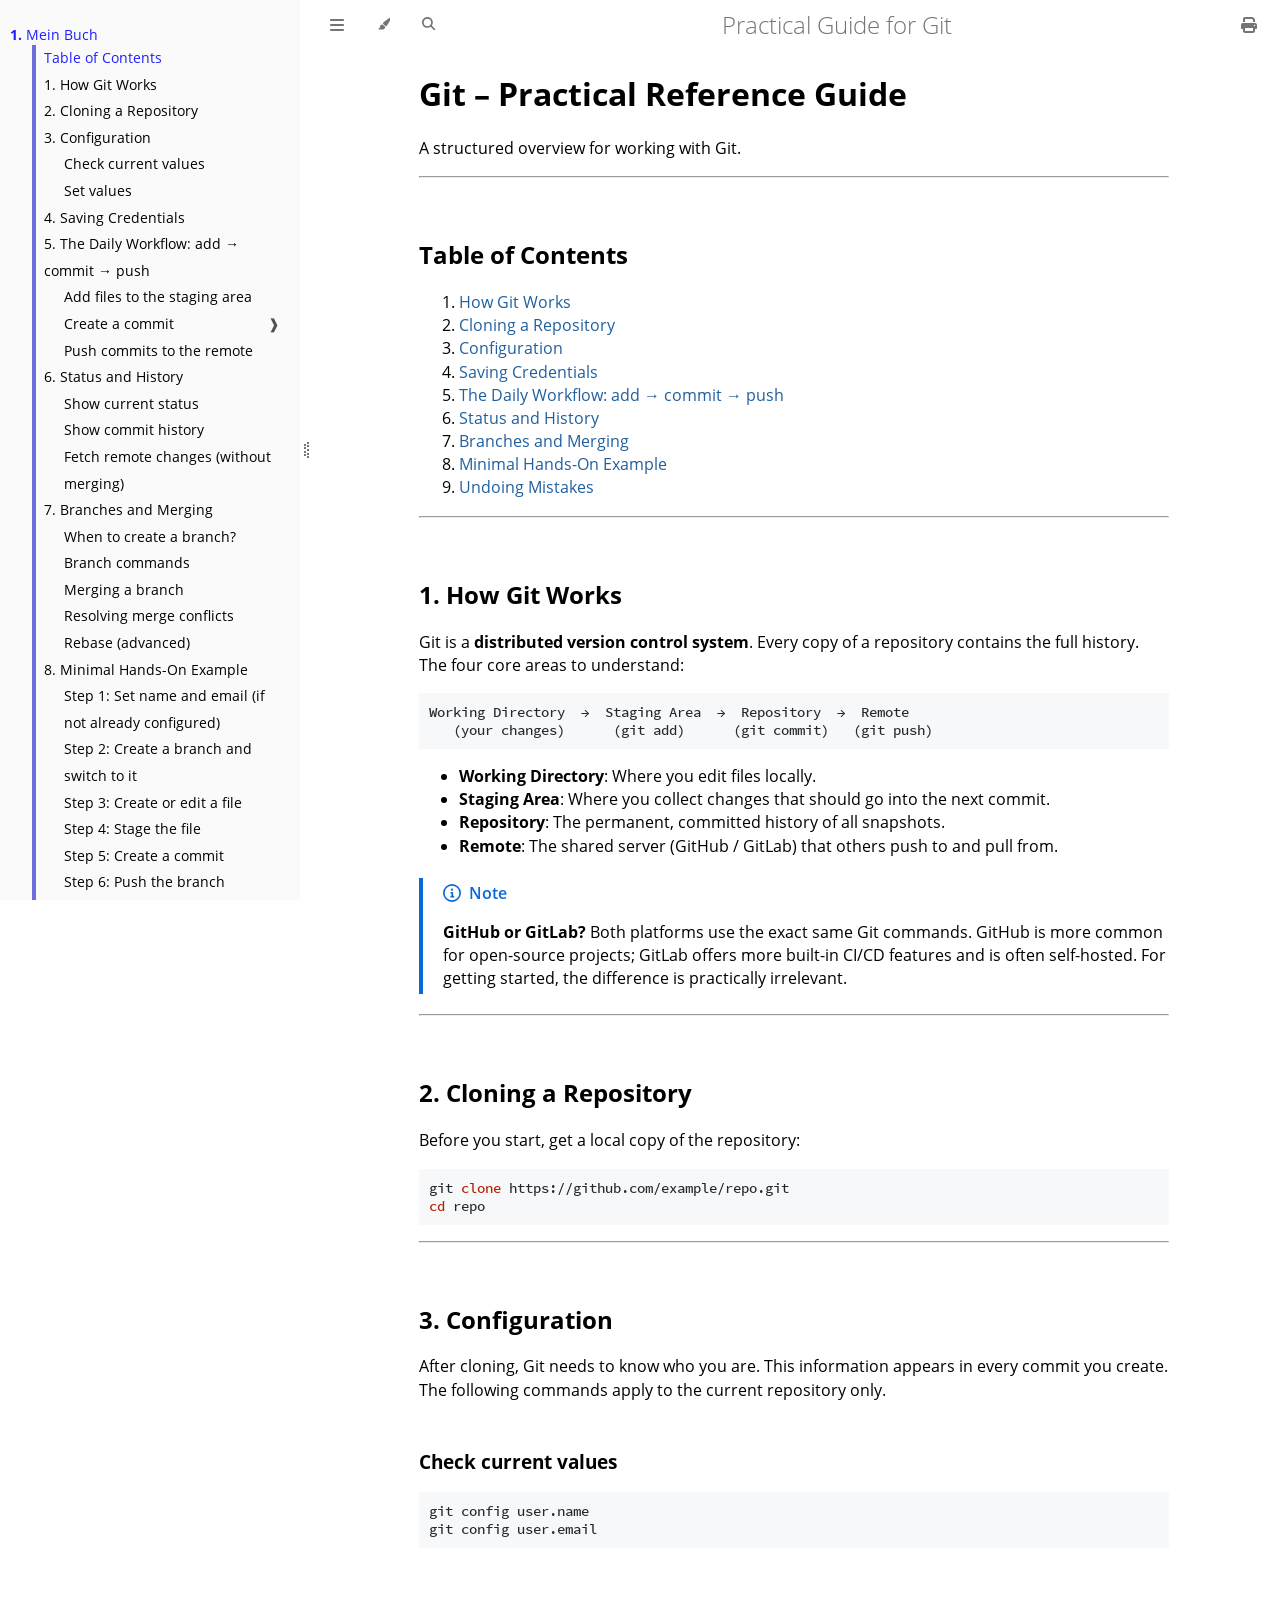
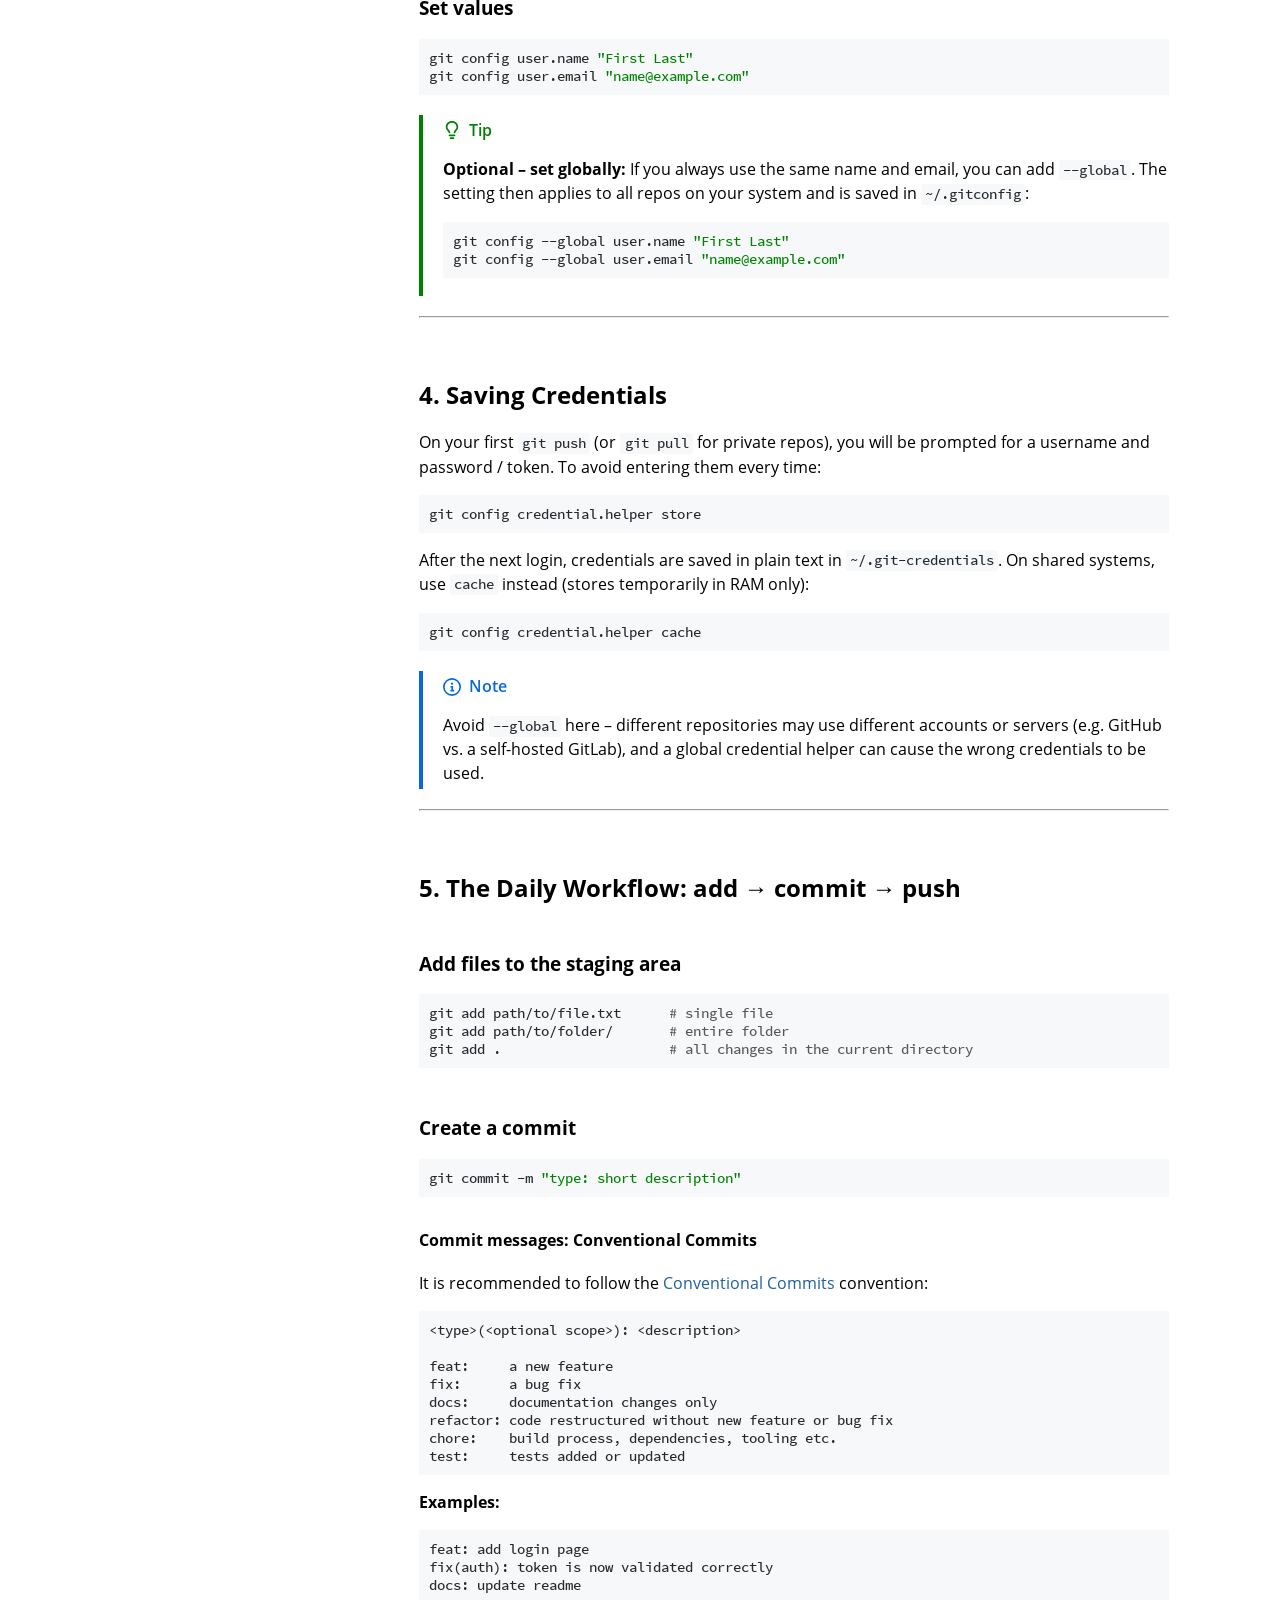
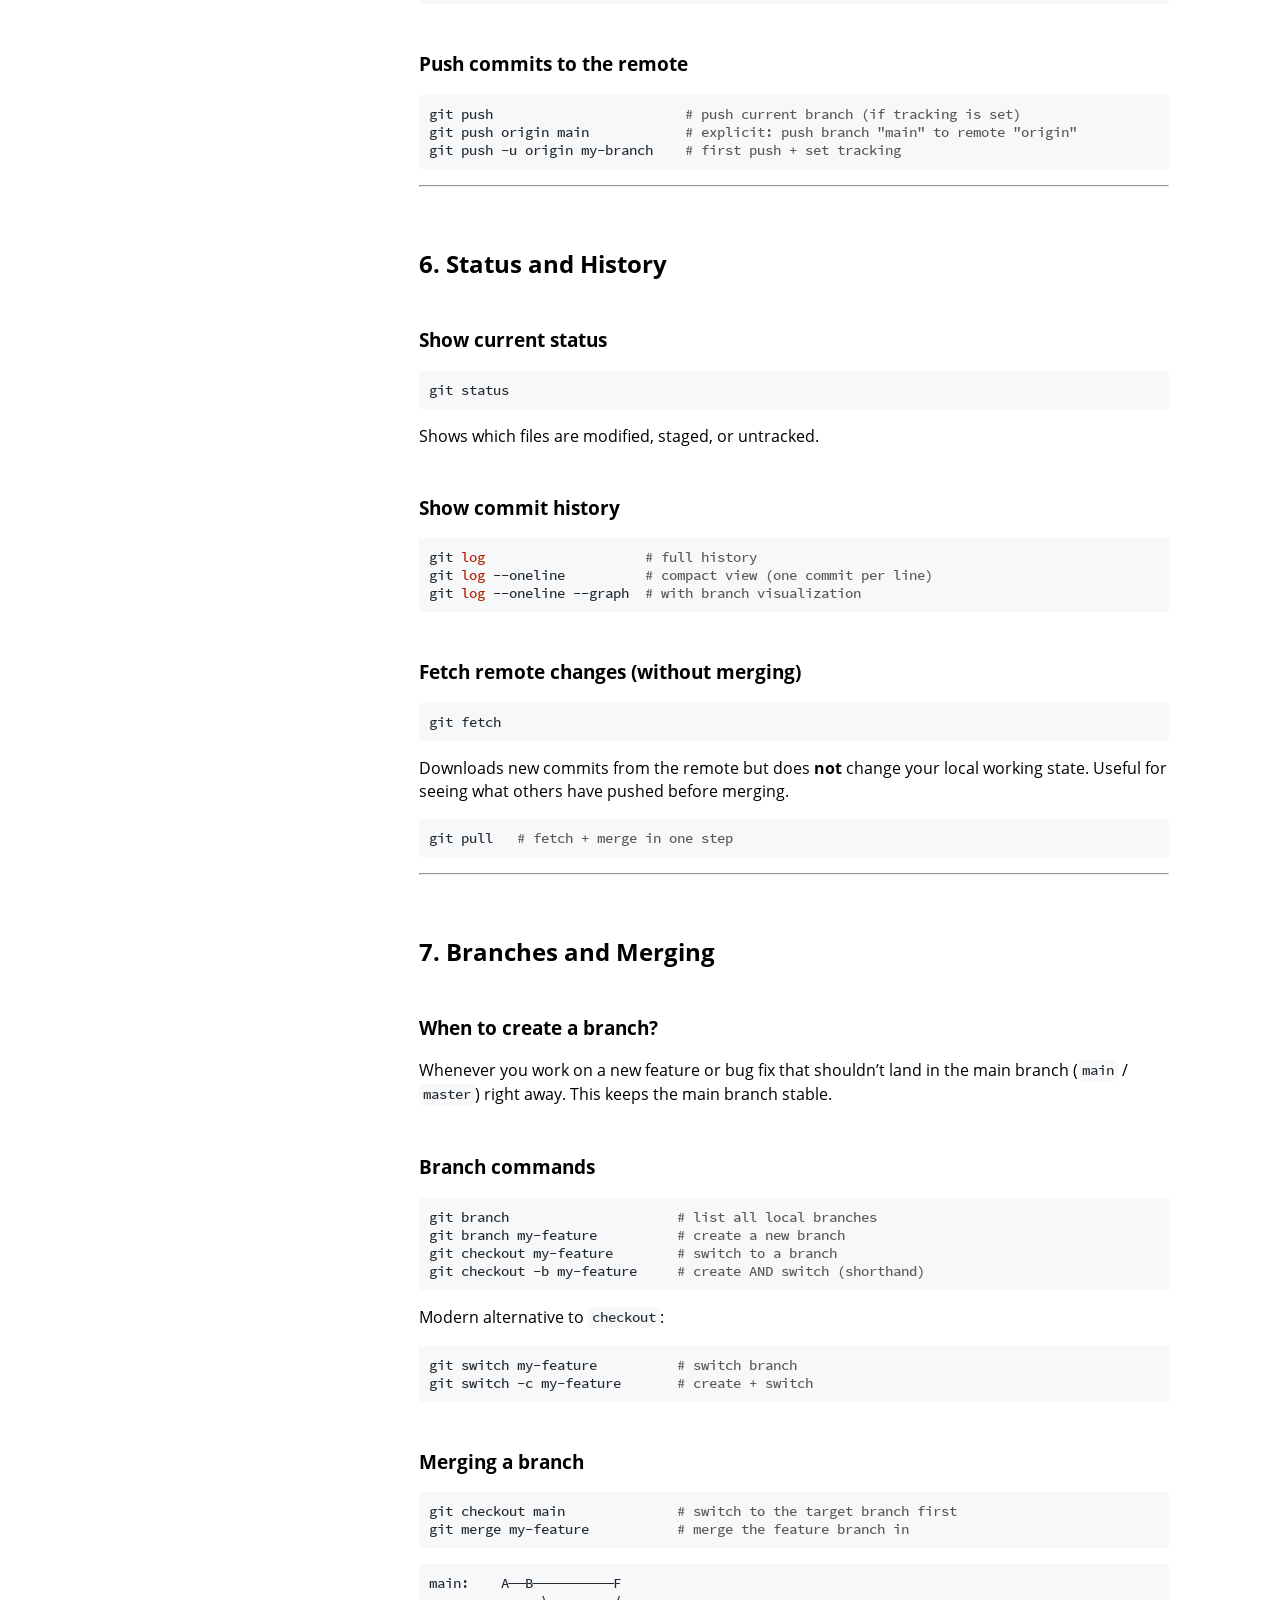
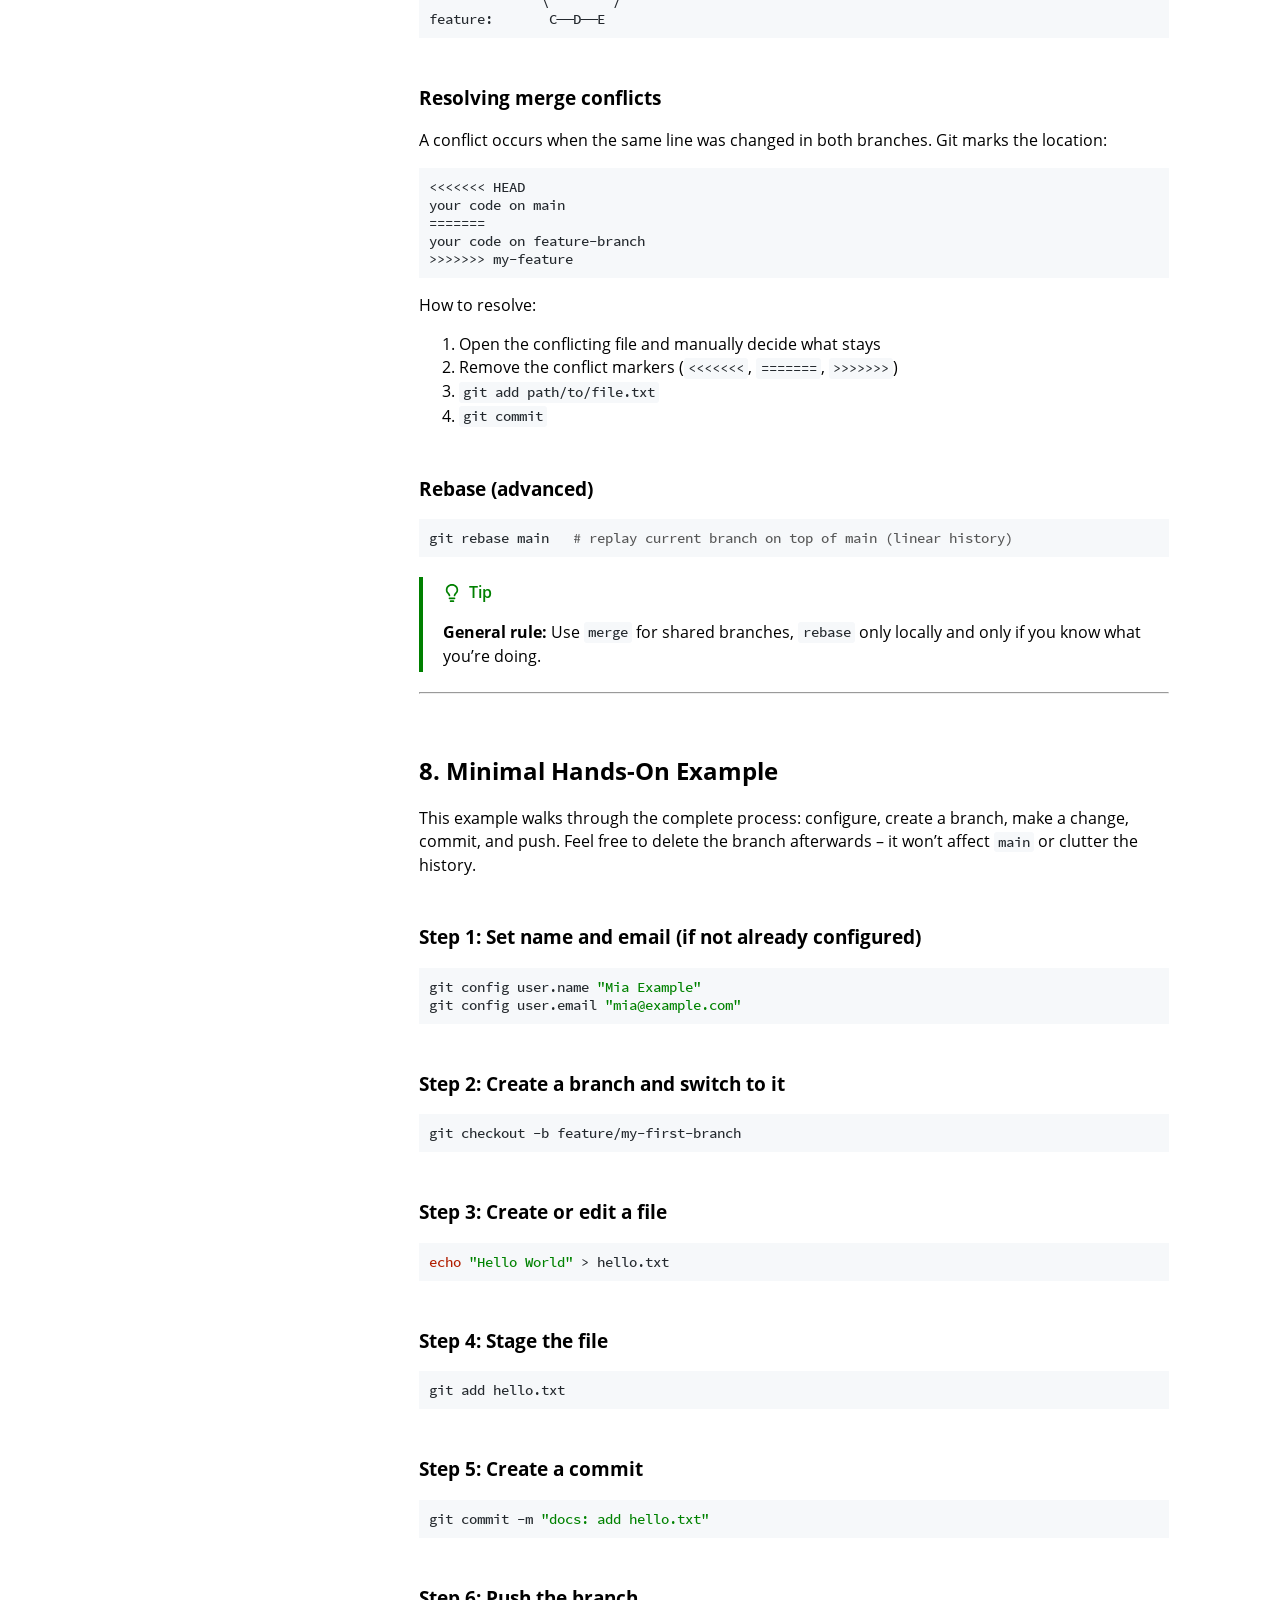
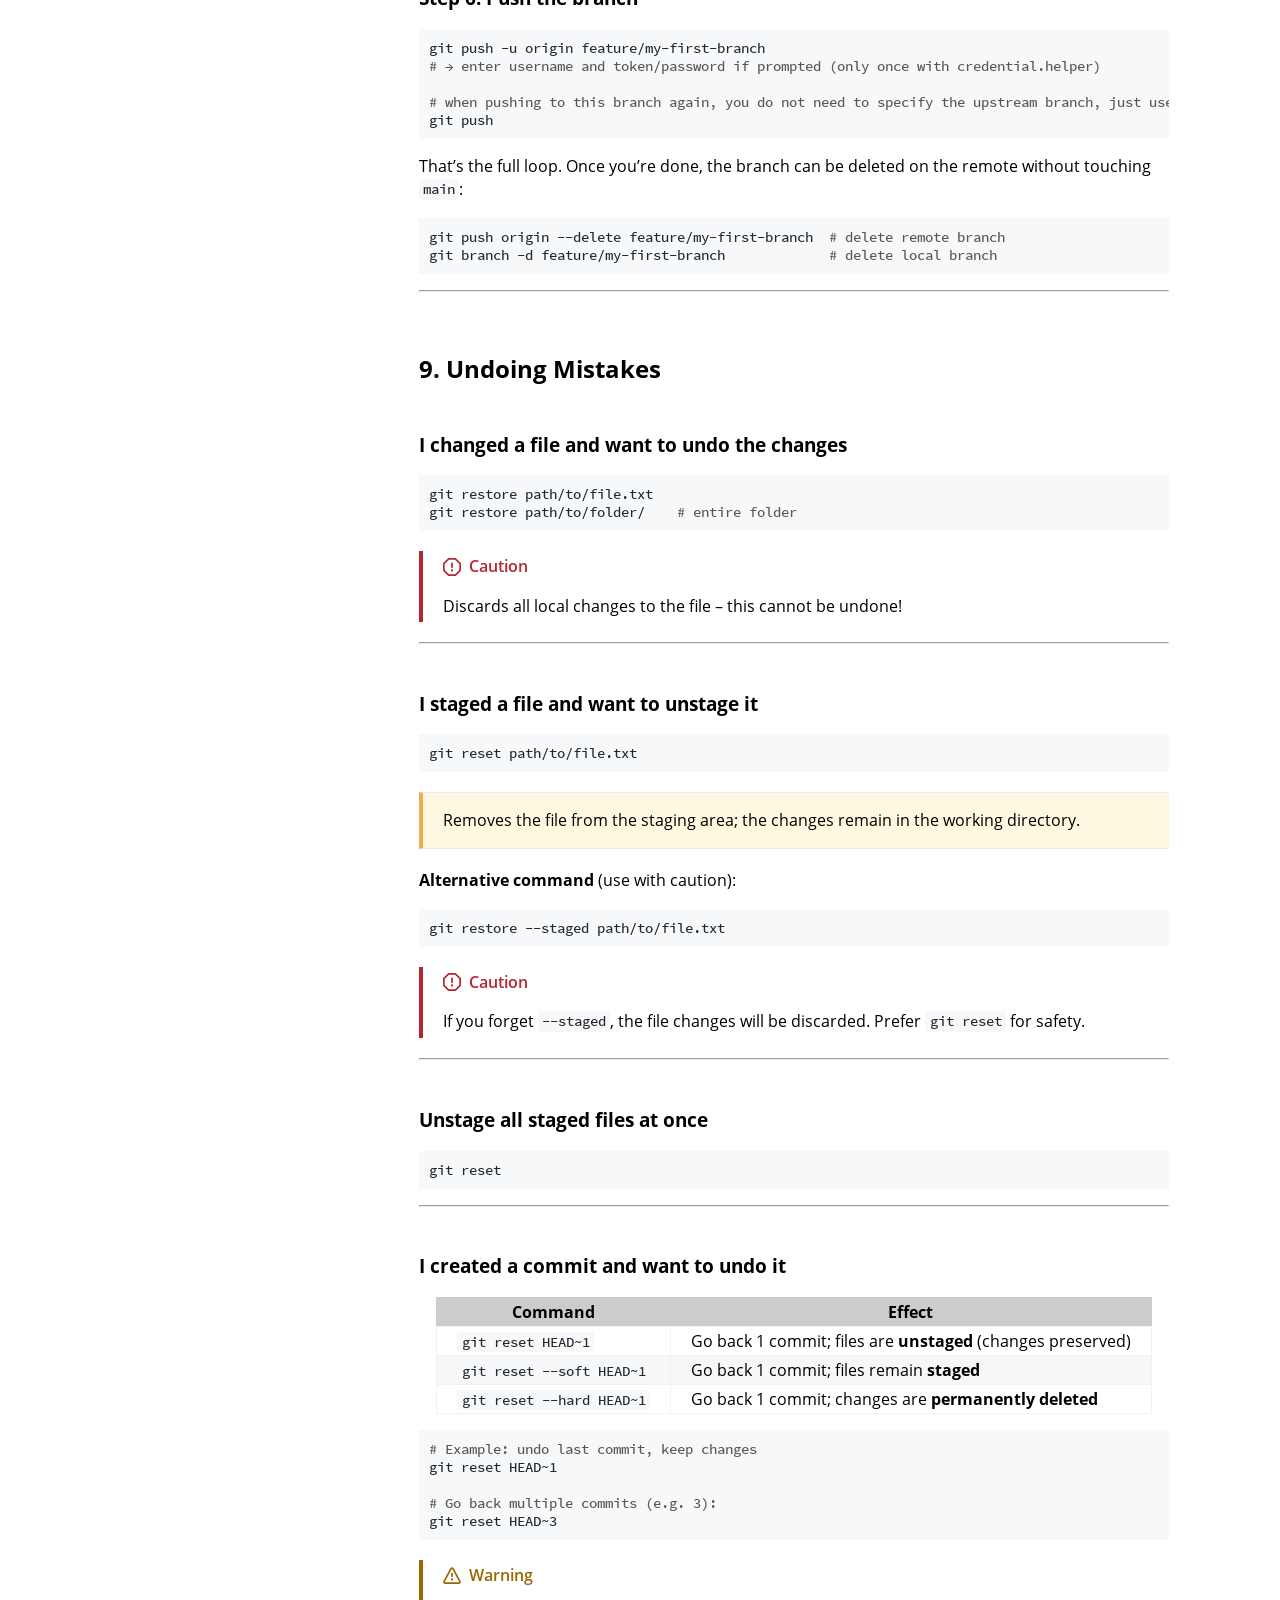
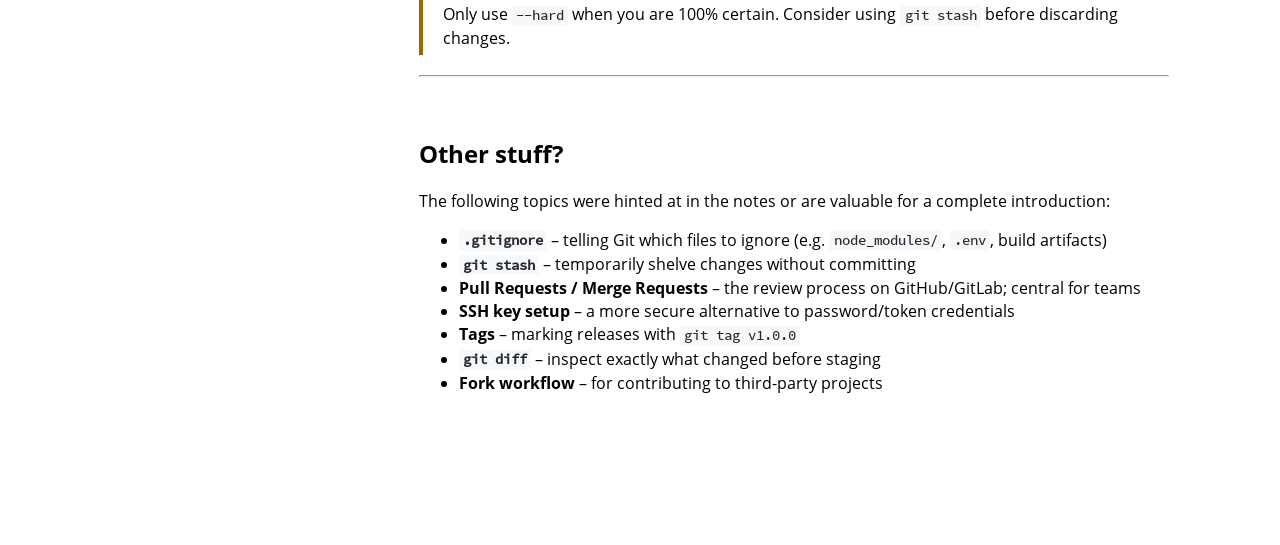
<file: git-reference/book/index.html>
<!DOCTYPE HTML>
<html lang="en" class="light sidebar-visible" dir="ltr">
    <head>
        <!-- Book generated using mdBook -->
        <meta charset="UTF-8">
        <title>Mein Buch - Practical Guide for Git</title>


        <!-- Custom HTML head -->

        <meta name="description" content="">
        <meta name="viewport" content="width=device-width, initial-scale=1">
        <meta name="theme-color" content="#ffffff">

        <link rel="icon" href="favicon-de23e50b.svg">
        <link rel="shortcut icon" href="favicon-8114d1fc.png">
        <link rel="stylesheet" href="css/variables-8adf115d.css">
        <link rel="stylesheet" href="css/general-2459343d.css">
        <link rel="stylesheet" href="css/chrome-ae938929.css">
        <link rel="stylesheet" href="css/print-9e4910d8.css" media="print">

        <!-- Fonts -->
        <link rel="stylesheet" href="fonts/fonts-9644e21d.css">

        <!-- Highlight.js Stylesheets -->
        <link rel="stylesheet" id="mdbook-highlight-css" href="highlight-493f70e1.css">
        <link rel="stylesheet" id="mdbook-tomorrow-night-css" href="tomorrow-night-4c0ae647.css">
        <link rel="stylesheet" id="mdbook-ayu-highlight-css" href="ayu-highlight-3fdfc3ac.css">

        <!-- Custom theme stylesheets -->
        <link rel="stylesheet" href="src/custom-693425b3.css">


        <!-- Provide site root and default themes to javascript -->
        <script>
            const path_to_root = "";
            const default_light_theme = "light";
            const default_dark_theme = "navy";
            window.path_to_searchindex_js = "searchindex-320c02b3.js";
        </script>
        <!-- Start loading toc.js asap -->
        <script src="toc-c7a260e2.js"></script>
    </head>
    <body>
    <div id="mdbook-help-container">
        <div id="mdbook-help-popup">
            <h2 class="mdbook-help-title">Keyboard shortcuts</h2>
            <div>
                <p>Press <kbd>←</kbd> or <kbd>→</kbd> to navigate between chapters</p>
                <p>Press <kbd>S</kbd> or <kbd>/</kbd> to search in the book</p>
                <p>Press <kbd>?</kbd> to show this help</p>
                <p>Press <kbd>Esc</kbd> to hide this help</p>
            </div>
        </div>
    </div>
    <div id="mdbook-body-container">
        <!-- Work around some values being stored in localStorage wrapped in quotes -->
        <script>
            try {
                let theme = localStorage.getItem('mdbook-theme');
                let sidebar = localStorage.getItem('mdbook-sidebar');

                if (theme.startsWith('"') && theme.endsWith('"')) {
                    localStorage.setItem('mdbook-theme', theme.slice(1, theme.length - 1));
                }

                if (sidebar.startsWith('"') && sidebar.endsWith('"')) {
                    localStorage.setItem('mdbook-sidebar', sidebar.slice(1, sidebar.length - 1));
                }
            } catch (e) { }
        </script>

        <!-- Set the theme before any content is loaded, prevents flash -->
        <script>
            const default_theme = window.matchMedia("(prefers-color-scheme: dark)").matches ? default_dark_theme : default_light_theme;
            let theme;
            try { theme = localStorage.getItem('mdbook-theme'); } catch(e) { }
            if (theme === null || theme === undefined) { theme = default_theme; }
            const html = document.documentElement;
            html.classList.remove('light')
            html.classList.add(theme);
            html.classList.add("js");
        </script>

        <input type="checkbox" id="mdbook-sidebar-toggle-anchor" class="hidden">

        <!-- Hide / unhide sidebar before it is displayed -->
        <script>
            let sidebar = null;
            const sidebar_toggle = document.getElementById("mdbook-sidebar-toggle-anchor");
            if (document.body.clientWidth >= 1080) {
                try { sidebar = localStorage.getItem('mdbook-sidebar'); } catch(e) { }
                sidebar = sidebar || 'visible';
            } else {
                sidebar = 'hidden';
                sidebar_toggle.checked = false;
            }
            if (sidebar === 'visible') {
                sidebar_toggle.checked = true;
            } else {
                html.classList.remove('sidebar-visible');
            }
        </script>

        <nav id="mdbook-sidebar" class="sidebar" aria-label="Table of contents">
            <!-- populated by js -->
            <mdbook-sidebar-scrollbox class="sidebar-scrollbox"></mdbook-sidebar-scrollbox>
            <noscript>
                <iframe class="sidebar-iframe-outer" src="toc.html"></iframe>
            </noscript>
            <div id="mdbook-sidebar-resize-handle" class="sidebar-resize-handle">
                <div class="sidebar-resize-indicator"></div>
            </div>
        </nav>

        <div id="mdbook-page-wrapper" class="page-wrapper">

            <div class="page">
                <div id="mdbook-menu-bar-hover-placeholder"></div>
                <div id="mdbook-menu-bar" class="menu-bar sticky">
                    <div class="left-buttons">
                        <label id="mdbook-sidebar-toggle" class="icon-button" for="mdbook-sidebar-toggle-anchor" title="Toggle Table of Contents" aria-label="Toggle Table of Contents" aria-controls="mdbook-sidebar">
                            <span class=fa-svg><svg xmlns="http://www.w3.org/2000/svg" viewBox="0 0 448 512"><!--! Font Awesome Free 6.2.0 by @fontawesome - https://fontawesome.com License - https://fontawesome.com/license/free (Icons: CC BY 4.0, Fonts: SIL OFL 1.1, Code: MIT License) Copyright 2022 Fonticons, Inc. --><path d="M0 96C0 78.3 14.3 64 32 64H416c17.7 0 32 14.3 32 32s-14.3 32-32 32H32C14.3 128 0 113.7 0 96zM0 256c0-17.7 14.3-32 32-32H416c17.7 0 32 14.3 32 32s-14.3 32-32 32H32c-17.7 0-32-14.3-32-32zM448 416c0 17.7-14.3 32-32 32H32c-17.7 0-32-14.3-32-32s14.3-32 32-32H416c17.7 0 32 14.3 32 32z"/></svg></span>
                        </label>
                        <button id="mdbook-theme-toggle" class="icon-button" type="button" title="Change theme" aria-label="Change theme" aria-haspopup="true" aria-expanded="false" aria-controls="mdbook-theme-list">
                            <span class=fa-svg><svg xmlns="http://www.w3.org/2000/svg" viewBox="0 0 576 512"><!--! Font Awesome Free 6.2.0 by @fontawesome - https://fontawesome.com License - https://fontawesome.com/license/free (Icons: CC BY 4.0, Fonts: SIL OFL 1.1, Code: MIT License) Copyright 2022 Fonticons, Inc. --><path d="M371.3 367.1c27.3-3.9 51.9-19.4 67.2-42.9L600.2 74.1c12.6-19.5 9.4-45.3-7.6-61.2S549.7-4.4 531.1 9.6L294.4 187.2c-24 18-38.2 46.1-38.4 76.1L371.3 367.1zm-19.6 25.4l-116-104.4C175.9 290.3 128 339.6 128 400c0 3.9 .2 7.8 .6 11.6c1.8 17.5-10.2 36.4-27.8 36.4H96c-17.7 0-32 14.3-32 32s14.3 32 32 32H240c61.9 0 112-50.1 112-112c0-2.5-.1-5-.2-7.5z"/></svg></span>
                        </button>
                        <ul id="mdbook-theme-list" class="theme-popup" aria-label="Themes" role="menu">
                            <li role="none"><button role="menuitem" class="theme" id="mdbook-theme-default_theme">Auto</button></li>
                            <li role="none"><button role="menuitem" class="theme" id="mdbook-theme-light">Light</button></li>
                            <li role="none"><button role="menuitem" class="theme" id="mdbook-theme-rust">Rust</button></li>
                            <li role="none"><button role="menuitem" class="theme" id="mdbook-theme-coal">Coal</button></li>
                            <li role="none"><button role="menuitem" class="theme" id="mdbook-theme-navy">Navy</button></li>
                            <li role="none"><button role="menuitem" class="theme" id="mdbook-theme-ayu">Ayu</button></li>
                        </ul>
                        <button id="mdbook-search-toggle" class="icon-button" type="button" title="Search (`/`)" aria-label="Toggle Searchbar" aria-expanded="false" aria-keyshortcuts="/ s" aria-controls="mdbook-searchbar">
                            <span class=fa-svg><svg xmlns="http://www.w3.org/2000/svg" viewBox="0 0 512 512"><!--! Font Awesome Free 6.2.0 by @fontawesome - https://fontawesome.com License - https://fontawesome.com/license/free (Icons: CC BY 4.0, Fonts: SIL OFL 1.1, Code: MIT License) Copyright 2022 Fonticons, Inc. --><path d="M416 208c0 45.9-14.9 88.3-40 122.7L502.6 457.4c12.5 12.5 12.5 32.8 0 45.3s-32.8 12.5-45.3 0L330.7 376c-34.4 25.2-76.8 40-122.7 40C93.1 416 0 322.9 0 208S93.1 0 208 0S416 93.1 416 208zM208 352c79.5 0 144-64.5 144-144s-64.5-144-144-144S64 128.5 64 208s64.5 144 144 144z"/></svg></span>
                        </button>
                    </div>

                    <h1 class="menu-title">Practical Guide for Git</h1>

                    <div class="right-buttons">
                        <a href="print.html" title="Print this book" aria-label="Print this book">
                            <span class=fa-svg id="print-button"><svg xmlns="http://www.w3.org/2000/svg" viewBox="0 0 512 512"><!--! Font Awesome Free 6.2.0 by @fontawesome - https://fontawesome.com License - https://fontawesome.com/license/free (Icons: CC BY 4.0, Fonts: SIL OFL 1.1, Code: MIT License) Copyright 2022 Fonticons, Inc. --><path d="M128 0C92.7 0 64 28.7 64 64v96h64V64H354.7L384 93.3V160h64V93.3c0-17-6.7-33.3-18.7-45.3L400 18.7C388 6.7 371.7 0 354.7 0H128zM384 352v32 64H128V384 368 352H384zm64 32h32c17.7 0 32-14.3 32-32V256c0-35.3-28.7-64-64-64H64c-35.3 0-64 28.7-64 64v96c0 17.7 14.3 32 32 32H64v64c0 35.3 28.7 64 64 64H384c35.3 0 64-28.7 64-64V384zm-16-88c-13.3 0-24-10.7-24-24s10.7-24 24-24s24 10.7 24 24s-10.7 24-24 24z"/></svg></span>
                        </a>

                    </div>
                </div>

                <div id="mdbook-search-wrapper" class="hidden">
                    <form id="mdbook-searchbar-outer" class="searchbar-outer">
                        <div class="search-wrapper">
                            <input type="search" id="mdbook-searchbar" name="searchbar" placeholder="Search this book ..." aria-controls="mdbook-searchresults-outer" aria-describedby="searchresults-header">
                            <div class="spinner-wrapper">
                                <span class=fa-svg id="fa-spin"><svg xmlns="http://www.w3.org/2000/svg" viewBox="0 0 512 512"><!--! Font Awesome Free 6.2.0 by @fontawesome - https://fontawesome.com License - https://fontawesome.com/license/free (Icons: CC BY 4.0, Fonts: SIL OFL 1.1, Code: MIT License) Copyright 2022 Fonticons, Inc. --><path d="M304 48c0-26.5-21.5-48-48-48s-48 21.5-48 48s21.5 48 48 48s48-21.5 48-48zm0 416c0-26.5-21.5-48-48-48s-48 21.5-48 48s21.5 48 48 48s48-21.5 48-48zM48 304c26.5 0 48-21.5 48-48s-21.5-48-48-48s-48 21.5-48 48s21.5 48 48 48zm464-48c0-26.5-21.5-48-48-48s-48 21.5-48 48s21.5 48 48 48s48-21.5 48-48zM142.9 437c18.7-18.7 18.7-49.1 0-67.9s-49.1-18.7-67.9 0s-18.7 49.1 0 67.9s49.1 18.7 67.9 0zm0-294.2c18.7-18.7 18.7-49.1 0-67.9S93.7 56.2 75 75s-18.7 49.1 0 67.9s49.1 18.7 67.9 0zM369.1 437c18.7 18.7 49.1 18.7 67.9 0s18.7-49.1 0-67.9s-49.1-18.7-67.9 0s-18.7 49.1 0 67.9z"/></svg></span>
                            </div>
                        </div>
                    </form>
                    <div id="mdbook-searchresults-outer" class="searchresults-outer hidden">
                        <div id="mdbook-searchresults-header" class="searchresults-header"></div>
                        <ul id="mdbook-searchresults">
                        </ul>
                    </div>
                </div>

                <!-- Apply ARIA attributes after the sidebar and the sidebar toggle button are added to the DOM -->
                <script>
                    document.getElementById('mdbook-sidebar-toggle').setAttribute('aria-expanded', sidebar === 'visible');
                    document.getElementById('mdbook-sidebar').setAttribute('aria-hidden', sidebar !== 'visible');
                    Array.from(document.querySelectorAll('#mdbook-sidebar a')).forEach(function(link) {
                        link.setAttribute('tabIndex', sidebar === 'visible' ? 0 : -1);
                    });
                </script>

                <div id="mdbook-content" class="content">
                    <main>
                        <h1 id="git--practical-reference-guide"><a class="header" href="#git--practical-reference-guide">Git – Practical Reference Guide</a></h1>
<p>A structured overview for working with Git.</p>
<hr>
<h2 id="table-of-contents"><a class="header" href="#table-of-contents">Table of Contents</a></h2>
<ol>
<li><a href="#1-how-git-works">How Git Works</a></li>
<li><a href="#2-cloning-a-repository">Cloning a Repository</a></li>
<li><a href="#3-configuration">Configuration</a></li>
<li><a href="#4-saving-credentials">Saving Credentials</a></li>
<li><a href="#5-the-daily-workflow-add--commit--push">The Daily Workflow: add → commit → push</a></li>
<li><a href="#6-status-and-history">Status and History</a></li>
<li><a href="#7-branches-and-merging">Branches and Merging</a></li>
<li><a href="#8-minimal-hands-on-example">Minimal Hands-On Example</a></li>
<li><a href="#9-undoing-mistakes">Undoing Mistakes</a></li>
</ol>
<hr>
<h2 id="1-how-git-works"><a class="header" href="#1-how-git-works">1. How Git Works</a></h2>
<p>Git is a <strong>distributed version control system</strong>. Every copy of a repository contains the full history. The four core areas to understand:</p>
<pre><code>Working Directory  →  Staging Area  →  Repository  →  Remote
   (your changes)      (git add)      (git commit)   (git push)
</code></pre>
<ul>
<li><strong>Working Directory</strong>: Where you edit files locally.</li>
<li><strong>Staging Area</strong>: Where you collect changes that should go into the next commit.</li>
<li><strong>Repository</strong>: The permanent, committed history of all snapshots.</li>
<li><strong>Remote</strong>: The shared server (GitHub / GitLab) that others push to and pull from.</li>
</ul>
<blockquote class="blockquote-tag blockquote-tag-note">
<p class="blockquote-tag-title"><svg viewbox="0 0 16 16" width="18" height="18"><path d="M0 8a8 8 0 1 1 16 0A8 8 0 0 1 0 8Zm8-6.5a6.5 6.5 0 1 0 0 13 6.5 6.5 0 0 0 0-13ZM6.5 7.75A.75.75 0 0 1 7.25 7h1a.75.75 0 0 1 .75.75v2.75h.25a.75.75 0 0 1 0 1.5h-2a.75.75 0 0 1 0-1.5h.25v-2h-.25a.75.75 0 0 1-.75-.75ZM8 6a1 1 0 1 1 0-2 1 1 0 0 1 0 2Z"></path></svg>Note</p>
<p><strong>GitHub or GitLab?</strong> Both platforms use the exact same Git commands. GitHub is more common for open-source projects; GitLab offers more built-in CI/CD features and is often self-hosted. For getting started, the difference is practically irrelevant.</p>
</blockquote>
<hr>
<h2 id="2-cloning-a-repository"><a class="header" href="#2-cloning-a-repository">2. Cloning a Repository</a></h2>
<p>Before you start, get a local copy of the repository:</p>
<pre><code class="language-bash">git clone https://github.com/example/repo.git
cd repo
</code></pre>
<hr>
<h2 id="3-configuration"><a class="header" href="#3-configuration">3. Configuration</a></h2>
<p>After cloning, Git needs to know who you are. This information appears in every commit you create. The following commands apply to the current repository only.</p>
<h3 id="check-current-values"><a class="header" href="#check-current-values">Check current values</a></h3>
<pre><code class="language-bash">git config user.name
git config user.email
</code></pre>
<h3 id="set-values"><a class="header" href="#set-values">Set values</a></h3>
<pre><code class="language-bash">git config user.name "First Last"
git config user.email "name@example.com"
</code></pre>
<blockquote class="blockquote-tag blockquote-tag-tip">
<p class="blockquote-tag-title"><svg viewbox="0 0 16 16" width="18" height="18"><path d="M8 1.5c-2.363 0-4 1.69-4 3.75 0 .984.424 1.625.984 2.304l.214.253c.223.264.47.556.673.848.284.411.537.896.621 1.49a.75.75 0 0 1-1.484.211c-.04-.282-.163-.547-.37-.847a8.456 8.456 0 0 0-.542-.68c-.084-.1-.173-.205-.268-.32C3.201 7.75 2.5 6.766 2.5 5.25 2.5 2.31 4.863 0 8 0s5.5 2.31 5.5 5.25c0 1.516-.701 2.5-1.328 3.259-.095.115-.184.22-.268.319-.207.245-.383.453-.541.681-.208.3-.33.565-.37.847a.751.751 0 0 1-1.485-.212c.084-.593.337-1.078.621-1.489.203-.292.45-.584.673-.848.075-.088.147-.173.213-.253.561-.679.985-1.32.985-2.304 0-2.06-1.637-3.75-4-3.75ZM5.75 12h4.5a.75.75 0 0 1 0 1.5h-4.5a.75.75 0 0 1 0-1.5ZM6 15.25a.75.75 0 0 1 .75-.75h2.5a.75.75 0 0 1 0 1.5h-2.5a.75.75 0 0 1-.75-.75Z"></path></svg>Tip</p>
<p><strong>Optional – set globally:</strong> If you always use the same name and email, you can add <code>--global</code>. The setting then applies to all repos on your system and is saved in <code>~/.gitconfig</code>:</p>
<pre><code class="language-bash">git config --global user.name "First Last"
git config --global user.email "name@example.com"
</code></pre>
</blockquote>
<hr>
<h2 id="4-saving-credentials"><a class="header" href="#4-saving-credentials">4. Saving Credentials</a></h2>
<p>On your first <code>git push</code> (or <code>git pull</code> for private repos), you will be prompted for a username and password / token. To avoid entering them every time:</p>
<pre><code class="language-bash">git config credential.helper store
</code></pre>
<p>After the next login, credentials are saved in plain text in <code>~/.git-credentials</code>. On shared systems, use <code>cache</code> instead (stores temporarily in RAM only):</p>
<pre><code class="language-bash">git config credential.helper cache
</code></pre>
<blockquote class="blockquote-tag blockquote-tag-note">
<p class="blockquote-tag-title"><svg viewbox="0 0 16 16" width="18" height="18"><path d="M0 8a8 8 0 1 1 16 0A8 8 0 0 1 0 8Zm8-6.5a6.5 6.5 0 1 0 0 13 6.5 6.5 0 0 0 0-13ZM6.5 7.75A.75.75 0 0 1 7.25 7h1a.75.75 0 0 1 .75.75v2.75h.25a.75.75 0 0 1 0 1.5h-2a.75.75 0 0 1 0-1.5h.25v-2h-.25a.75.75 0 0 1-.75-.75ZM8 6a1 1 0 1 1 0-2 1 1 0 0 1 0 2Z"></path></svg>Note</p>
<p>Avoid <code>--global</code> here – different repositories may use different accounts or servers (e.g. GitHub vs. a self-hosted GitLab), and a global credential helper can cause the wrong credentials to be used.</p>
</blockquote>
<hr>
<h2 id="5-the-daily-workflow-add--commit--push"><a class="header" href="#5-the-daily-workflow-add--commit--push">5. The Daily Workflow: add → commit → push</a></h2>
<h3 id="add-files-to-the-staging-area"><a class="header" href="#add-files-to-the-staging-area">Add files to the staging area</a></h3>
<pre><code class="language-bash">git add path/to/file.txt      # single file
git add path/to/folder/       # entire folder
git add .                     # all changes in the current directory
</code></pre>
<h3 id="create-a-commit"><a class="header" href="#create-a-commit">Create a commit</a></h3>
<pre><code class="language-bash">git commit -m "type: short description"
</code></pre>
<h4 id="commit-messages-conventional-commits"><a class="header" href="#commit-messages-conventional-commits">Commit messages: Conventional Commits</a></h4>
<p>It is recommended to follow the <a href="https://www.conventionalcommits.org/en/v1.0.0/">Conventional Commits</a> convention:</p>
<pre><code>&lt;type&gt;(&lt;optional scope&gt;): &lt;description&gt;

feat:     a new feature
fix:      a bug fix
docs:     documentation changes only
refactor: code restructured without new feature or bug fix
chore:    build process, dependencies, tooling etc.
test:     tests added or updated
</code></pre>
<p><strong>Examples:</strong></p>
<pre><code>feat: add login page
fix(auth): token is now validated correctly
docs: update readme
</code></pre>
<h3 id="push-commits-to-the-remote"><a class="header" href="#push-commits-to-the-remote">Push commits to the remote</a></h3>
<pre><code class="language-bash">git push                        # push current branch (if tracking is set)
git push origin main            # explicit: push branch "main" to remote "origin"
git push -u origin my-branch    # first push + set tracking
</code></pre>
<hr>
<h2 id="6-status-and-history"><a class="header" href="#6-status-and-history">6. Status and History</a></h2>
<h3 id="show-current-status"><a class="header" href="#show-current-status">Show current status</a></h3>
<pre><code class="language-bash">git status
</code></pre>
<p>Shows which files are modified, staged, or untracked.</p>
<h3 id="show-commit-history"><a class="header" href="#show-commit-history">Show commit history</a></h3>
<pre><code class="language-bash">git log                    # full history
git log --oneline          # compact view (one commit per line)
git log --oneline --graph  # with branch visualization
</code></pre>
<h3 id="fetch-remote-changes-without-merging"><a class="header" href="#fetch-remote-changes-without-merging">Fetch remote changes (without merging)</a></h3>
<pre><code class="language-bash">git fetch
</code></pre>
<p>Downloads new commits from the remote but does <strong>not</strong> change your local working state. Useful for seeing what others have pushed before merging.</p>
<pre><code class="language-bash">git pull   # fetch + merge in one step
</code></pre>
<hr>
<h2 id="7-branches-and-merging"><a class="header" href="#7-branches-and-merging">7. Branches and Merging</a></h2>
<h3 id="when-to-create-a-branch"><a class="header" href="#when-to-create-a-branch">When to create a branch?</a></h3>
<p>Whenever you work on a new feature or bug fix that shouldn’t land in the main branch (<code>main</code> / <code>master</code>) right away. This keeps the main branch stable.</p>
<h3 id="branch-commands"><a class="header" href="#branch-commands">Branch commands</a></h3>
<pre><code class="language-bash">git branch                     # list all local branches
git branch my-feature          # create a new branch
git checkout my-feature        # switch to a branch
git checkout -b my-feature     # create AND switch (shorthand)
</code></pre>
<p>Modern alternative to <code>checkout</code>:</p>
<pre><code class="language-bash">git switch my-feature          # switch branch
git switch -c my-feature       # create + switch
</code></pre>
<h3 id="merging-a-branch"><a class="header" href="#merging-a-branch">Merging a branch</a></h3>
<pre><code class="language-bash">git checkout main              # switch to the target branch first
git merge my-feature           # merge the feature branch in
</code></pre>
<pre><code>main:    A──B──────────F
              \        /
feature:       C──D──E
</code></pre>
<h3 id="resolving-merge-conflicts"><a class="header" href="#resolving-merge-conflicts">Resolving merge conflicts</a></h3>
<p>A conflict occurs when the same line was changed in both branches. Git marks the location:</p>
<pre><code>&lt;&lt;&lt;&lt;&lt;&lt;&lt; HEAD
your code on main
=======
your code on feature-branch
&gt;&gt;&gt;&gt;&gt;&gt;&gt; my-feature
</code></pre>
<p>How to resolve:</p>
<ol>
<li>Open the conflicting file and manually decide what stays</li>
<li>Remove the conflict markers (<code>&lt;&lt;&lt;&lt;&lt;&lt;&lt;</code>, <code>=======</code>, <code>&gt;&gt;&gt;&gt;&gt;&gt;&gt;</code>)</li>
<li><code>git add path/to/file.txt</code></li>
<li><code>git commit</code></li>
</ol>
<h3 id="rebase-advanced"><a class="header" href="#rebase-advanced">Rebase (advanced)</a></h3>
<pre><code class="language-bash">git rebase main   # replay current branch on top of main (linear history)
</code></pre>
<blockquote class="blockquote-tag blockquote-tag-tip">
<p class="blockquote-tag-title"><svg viewbox="0 0 16 16" width="18" height="18"><path d="M8 1.5c-2.363 0-4 1.69-4 3.75 0 .984.424 1.625.984 2.304l.214.253c.223.264.47.556.673.848.284.411.537.896.621 1.49a.75.75 0 0 1-1.484.211c-.04-.282-.163-.547-.37-.847a8.456 8.456 0 0 0-.542-.68c-.084-.1-.173-.205-.268-.32C3.201 7.75 2.5 6.766 2.5 5.25 2.5 2.31 4.863 0 8 0s5.5 2.31 5.5 5.25c0 1.516-.701 2.5-1.328 3.259-.095.115-.184.22-.268.319-.207.245-.383.453-.541.681-.208.3-.33.565-.37.847a.751.751 0 0 1-1.485-.212c.084-.593.337-1.078.621-1.489.203-.292.45-.584.673-.848.075-.088.147-.173.213-.253.561-.679.985-1.32.985-2.304 0-2.06-1.637-3.75-4-3.75ZM5.75 12h4.5a.75.75 0 0 1 0 1.5h-4.5a.75.75 0 0 1 0-1.5ZM6 15.25a.75.75 0 0 1 .75-.75h2.5a.75.75 0 0 1 0 1.5h-2.5a.75.75 0 0 1-.75-.75Z"></path></svg>Tip</p>
<p><strong>General rule:</strong> Use <code>merge</code> for shared branches, <code>rebase</code> only locally and only if you know what you’re doing.</p>
</blockquote>
<hr>
<h2 id="8-minimal-hands-on-example"><a class="header" href="#8-minimal-hands-on-example">8. Minimal Hands-On Example</a></h2>
<p>This example walks through the complete process: configure, create a branch, make a change, commit, and push. Feel free to delete the branch afterwards – it won’t affect <code>main</code> or clutter the history.</p>
<h3 id="step-1-set-name-and-email-if-not-already-configured"><a class="header" href="#step-1-set-name-and-email-if-not-already-configured">Step 1: Set name and email (if not already configured)</a></h3>
<pre><code class="language-bash">git config user.name "Mia Example"
git config user.email "mia@example.com"
</code></pre>
<h3 id="step-2-create-a-branch-and-switch-to-it"><a class="header" href="#step-2-create-a-branch-and-switch-to-it">Step 2: Create a branch and switch to it</a></h3>
<pre><code class="language-bash">git checkout -b feature/my-first-branch
</code></pre>
<h3 id="step-3-create-or-edit-a-file"><a class="header" href="#step-3-create-or-edit-a-file">Step 3: Create or edit a file</a></h3>
<pre><code class="language-bash">echo "Hello World" &gt; hello.txt
</code></pre>
<h3 id="step-4-stage-the-file"><a class="header" href="#step-4-stage-the-file">Step 4: Stage the file</a></h3>
<pre><code class="language-bash">git add hello.txt
</code></pre>
<h3 id="step-5-create-a-commit"><a class="header" href="#step-5-create-a-commit">Step 5: Create a commit</a></h3>
<pre><code class="language-bash">git commit -m "docs: add hello.txt"
</code></pre>
<h3 id="step-6-push-the-branch"><a class="header" href="#step-6-push-the-branch">Step 6: Push the branch</a></h3>
<pre><code class="language-bash">git push -u origin feature/my-first-branch
# → enter username and token/password if prompted (only once with credential.helper)

# when pushing to this branch again, you do not need to specify the upstream branch, just use:
git push
</code></pre>
<p>That’s the full loop. Once you’re done, the branch can be deleted on the remote without touching <code>main</code>:</p>
<pre><code class="language-bash">git push origin --delete feature/my-first-branch  # delete remote branch
git branch -d feature/my-first-branch             # delete local branch
</code></pre>
<hr>
<h2 id="9-undoing-mistakes"><a class="header" href="#9-undoing-mistakes">9. Undoing Mistakes</a></h2>
<h3 id="i-changed-a-file-and-want-to-undo-the-changes"><a class="header" href="#i-changed-a-file-and-want-to-undo-the-changes">I changed a file and want to undo the changes</a></h3>
<pre><code class="language-bash">git restore path/to/file.txt
git restore path/to/folder/    # entire folder
</code></pre>
<blockquote class="blockquote-tag blockquote-tag-caution">
<p class="blockquote-tag-title"><svg viewbox="0 0 16 16" width="18" height="18"><path d="M4.47.22A.749.749 0 0 1 5 0h6c.199 0 .389.079.53.22l4.25 4.25c.141.14.22.331.22.53v6a.749.749 0 0 1-.22.53l-4.25 4.25A.749.749 0 0 1 11 16H5a.749.749 0 0 1-.53-.22L.22 11.53A.749.749 0 0 1 0 11V5c0-.199.079-.389.22-.53Zm.84 1.28L1.5 5.31v5.38l3.81 3.81h5.38l3.81-3.81V5.31L10.69 1.5ZM8 4a.75.75 0 0 1 .75.75v3.5a.75.75 0 0 1-1.5 0v-3.5A.75.75 0 0 1 8 4Zm0 8a1 1 0 1 1 0-2 1 1 0 0 1 0 2Z"></path></svg>Caution</p>
<p>Discards all local changes to the file – this cannot be undone!</p>
</blockquote>
<hr>
<h3 id="i-staged-a-file-and-want-to-unstage-it"><a class="header" href="#i-staged-a-file-and-want-to-unstage-it">I staged a file and want to unstage it</a></h3>
<pre><code class="language-bash">git reset path/to/file.txt
</code></pre>
<blockquote>
<p>Removes the file from the staging area; the changes remain in the working directory.</p>
</blockquote>
<p><strong>Alternative command</strong> (use with caution):</p>
<pre><code class="language-bash">git restore --staged path/to/file.txt
</code></pre>
<blockquote class="blockquote-tag blockquote-tag-caution">
<p class="blockquote-tag-title"><svg viewbox="0 0 16 16" width="18" height="18"><path d="M4.47.22A.749.749 0 0 1 5 0h6c.199 0 .389.079.53.22l4.25 4.25c.141.14.22.331.22.53v6a.749.749 0 0 1-.22.53l-4.25 4.25A.749.749 0 0 1 11 16H5a.749.749 0 0 1-.53-.22L.22 11.53A.749.749 0 0 1 0 11V5c0-.199.079-.389.22-.53Zm.84 1.28L1.5 5.31v5.38l3.81 3.81h5.38l3.81-3.81V5.31L10.69 1.5ZM8 4a.75.75 0 0 1 .75.75v3.5a.75.75 0 0 1-1.5 0v-3.5A.75.75 0 0 1 8 4Zm0 8a1 1 0 1 1 0-2 1 1 0 0 1 0 2Z"></path></svg>Caution</p>
<p>If you forget <code>--staged</code>, the file changes will be discarded. Prefer <code>git reset</code> for safety.</p>
</blockquote>
<hr>
<h3 id="unstage-all-staged-files-at-once"><a class="header" href="#unstage-all-staged-files-at-once">Unstage all staged files at once</a></h3>
<pre><code class="language-bash">git reset
</code></pre>
<hr>
<h3 id="i-created-a-commit-and-want-to-undo-it"><a class="header" href="#i-created-a-commit-and-want-to-undo-it">I created a commit and want to undo it</a></h3>
<div class="table-wrapper">
<table>
<thead>
<tr><th>Command</th><th>Effect</th></tr>
</thead>
<tbody>
<tr><td><code>git reset HEAD~1</code></td><td>Go back 1 commit; files are <strong>unstaged</strong> (changes preserved)</td></tr>
<tr><td><code>git reset --soft HEAD~1</code></td><td>Go back 1 commit; files remain <strong>staged</strong></td></tr>
<tr><td><code>git reset --hard HEAD~1</code></td><td>Go back 1 commit; changes are <strong>permanently deleted</strong></td></tr>
</tbody>
</table>
</div>
<pre><code class="language-bash"># Example: undo last commit, keep changes
git reset HEAD~1

# Go back multiple commits (e.g. 3):
git reset HEAD~3
</code></pre>
<blockquote class="blockquote-tag blockquote-tag-warning">
<p class="blockquote-tag-title"><svg viewbox="0 0 16 16" width="18" height="18"><path d="M6.457 1.047c.659-1.234 2.427-1.234 3.086 0l6.082 11.378A1.75 1.75 0 0 1 14.082 15H1.918a1.75 1.75 0 0 1-1.543-2.575Zm1.763.707a.25.25 0 0 0-.44 0L1.698 13.132a.25.25 0 0 0 .22.368h12.164a.25.25 0 0 0 .22-.368Zm.53 3.996v2.5a.75.75 0 0 1-1.5 0v-2.5a.75.75 0 0 1 1.5 0ZM9 11a1 1 0 1 1-2 0 1 1 0 0 1 2 0Z"></path></svg>Warning</p>
<p>Only use <code>--hard</code> when you are 100% certain. Consider using <code>git stash</code> before discarding changes.</p>
</blockquote>
<hr>
<h2 id="other-stuff"><a class="header" href="#other-stuff">Other stuff?</a></h2>
<p>The following topics were hinted at in the notes or are valuable for a complete introduction:</p>
<ul>
<li><strong><code>.gitignore</code></strong> – telling Git which files to ignore (e.g. <code>node_modules/</code>, <code>.env</code>, build artifacts)</li>
<li><strong><code>git stash</code></strong> – temporarily shelve changes without committing</li>
<li><strong>Pull Requests / Merge Requests</strong> – the review process on GitHub/GitLab; central for teams</li>
<li><strong>SSH key setup</strong> – a more secure alternative to password/token credentials</li>
<li><strong>Tags</strong> – marking releases with <code>git tag v1.0.0</code></li>
<li><strong><code>git diff</code></strong> – inspect exactly what changed before staging</li>
<li><strong>Fork workflow</strong> – for contributing to third-party projects</li>
</ul>

                    </main>

                    <nav class="nav-wrapper" aria-label="Page navigation">
                        <!-- Mobile navigation buttons -->


                        <div style="clear: both"></div>
                    </nav>
                </div>
            </div>

            <nav class="nav-wide-wrapper" aria-label="Page navigation">

            </nav>

        </div>

        <template id=fa-eye><span class=fa-svg><svg xmlns="http://www.w3.org/2000/svg" viewBox="0 0 576 512"><!--! Font Awesome Free 6.2.0 by @fontawesome - https://fontawesome.com License - https://fontawesome.com/license/free (Icons: CC BY 4.0, Fonts: SIL OFL 1.1, Code: MIT License) Copyright 2022 Fonticons, Inc. --><path d="M288 32c-80.8 0-145.5 36.8-192.6 80.6C48.6 156 17.3 208 2.5 243.7c-3.3 7.9-3.3 16.7 0 24.6C17.3 304 48.6 356 95.4 399.4C142.5 443.2 207.2 480 288 480s145.5-36.8 192.6-80.6c46.8-43.5 78.1-95.4 93-131.1c3.3-7.9 3.3-16.7 0-24.6c-14.9-35.7-46.2-87.7-93-131.1C433.5 68.8 368.8 32 288 32zM432 256c0 79.5-64.5 144-144 144s-144-64.5-144-144s64.5-144 144-144s144 64.5 144 144zM288 192c0 35.3-28.7 64-64 64c-11.5 0-22.3-3-31.6-8.4c-.2 2.8-.4 5.5-.4 8.4c0 53 43 96 96 96s96-43 96-96s-43-96-96-96c-2.8 0-5.6 .1-8.4 .4c5.3 9.3 8.4 20.1 8.4 31.6z"/></svg></span></template>
        <template id=fa-eye-slash><span class=fa-svg><svg xmlns="http://www.w3.org/2000/svg" viewBox="0 0 640 512"><!--! Font Awesome Free 6.2.0 by @fontawesome - https://fontawesome.com License - https://fontawesome.com/license/free (Icons: CC BY 4.0, Fonts: SIL OFL 1.1, Code: MIT License) Copyright 2022 Fonticons, Inc. --><path d="M38.8 5.1C28.4-3.1 13.3-1.2 5.1 9.2S-1.2 34.7 9.2 42.9l592 464c10.4 8.2 25.5 6.3 33.7-4.1s6.3-25.5-4.1-33.7L525.6 386.7c39.6-40.6 66.4-86.1 79.9-118.4c3.3-7.9 3.3-16.7 0-24.6c-14.9-35.7-46.2-87.7-93-131.1C465.5 68.8 400.8 32 320 32c-68.2 0-125 26.3-169.3 60.8L38.8 5.1zM223.1 149.5C248.6 126.2 282.7 112 320 112c79.5 0 144 64.5 144 144c0 24.9-6.3 48.3-17.4 68.7L408 294.5c5.2-11.8 8-24.8 8-38.5c0-53-43-96-96-96c-2.8 0-5.6 .1-8.4 .4c5.3 9.3 8.4 20.1 8.4 31.6c0 10.2-2.4 19.8-6.6 28.3l-90.3-70.8zm223.1 298L373 389.9c-16.4 6.5-34.3 10.1-53 10.1c-79.5 0-144-64.5-144-144c0-6.9 .5-13.6 1.4-20.2L83.1 161.5C60.3 191.2 44 220.8 34.5 243.7c-3.3 7.9-3.3 16.7 0 24.6c14.9 35.7 46.2 87.7 93 131.1C174.5 443.2 239.2 480 320 480c47.8 0 89.9-12.9 126.2-32.5z"/></svg></span></template>
        <template id=fa-copy><span class=fa-svg><svg xmlns="http://www.w3.org/2000/svg" viewBox="0 0 512 512"><!--! Font Awesome Free 6.2.0 by @fontawesome - https://fontawesome.com License - https://fontawesome.com/license/free (Icons: CC BY 4.0, Fonts: SIL OFL 1.1, Code: MIT License) Copyright 2022 Fonticons, Inc. --><path d="M502.6 70.63l-61.25-61.25C435.4 3.371 427.2 0 418.7 0H255.1c-35.35 0-64 28.66-64 64l.0195 256C192 355.4 220.7 384 256 384h192c35.2 0 64-28.8 64-64V93.25C512 84.77 508.6 76.63 502.6 70.63zM464 320c0 8.836-7.164 16-16 16H255.1c-8.838 0-16-7.164-16-16L239.1 64.13c0-8.836 7.164-16 16-16h128L384 96c0 17.67 14.33 32 32 32h47.1V320zM272 448c0 8.836-7.164 16-16 16H63.1c-8.838 0-16-7.164-16-16L47.98 192.1c0-8.836 7.164-16 16-16H160V128H63.99c-35.35 0-64 28.65-64 64l.0098 256C.002 483.3 28.66 512 64 512h192c35.2 0 64-28.8 64-64v-32h-47.1L272 448z"/></svg></span></template>
        <template id=fa-play><span class=fa-svg><svg xmlns="http://www.w3.org/2000/svg" viewBox="0 0 384 512"><!--! Font Awesome Free 6.2.0 by @fontawesome - https://fontawesome.com License - https://fontawesome.com/license/free (Icons: CC BY 4.0, Fonts: SIL OFL 1.1, Code: MIT License) Copyright 2022 Fonticons, Inc. --><path d="M73 39c-14.8-9.1-33.4-9.4-48.5-.9S0 62.6 0 80V432c0 17.4 9.4 33.4 24.5 41.9s33.7 8.1 48.5-.9L361 297c14.3-8.7 23-24.2 23-41s-8.7-32.2-23-41L73 39z"/></svg></span></template>
        <template id=fa-clock-rotate-left><span class=fa-svg><svg xmlns="http://www.w3.org/2000/svg" viewBox="0 0 512 512"><!--! Font Awesome Free 6.2.0 by @fontawesome - https://fontawesome.com License - https://fontawesome.com/license/free (Icons: CC BY 4.0, Fonts: SIL OFL 1.1, Code: MIT License) Copyright 2022 Fonticons, Inc. --><path d="M75 75L41 41C25.9 25.9 0 36.6 0 57.9V168c0 13.3 10.7 24 24 24H134.1c21.4 0 32.1-25.9 17-41l-30.8-30.8C155 85.5 203 64 256 64c106 0 192 86 192 192s-86 192-192 192c-40.8 0-78.6-12.7-109.7-34.4c-14.5-10.1-34.4-6.6-44.6 7.9s-6.6 34.4 7.9 44.6C151.2 495 201.7 512 256 512c141.4 0 256-114.6 256-256S397.4 0 256 0C185.3 0 121.3 28.7 75 75zm181 53c-13.3 0-24 10.7-24 24V256c0 6.4 2.5 12.5 7 17l72 72c9.4 9.4 24.6 9.4 33.9 0s9.4-24.6 0-33.9l-65-65V152c0-13.3-10.7-24-24-24z"/></svg></span></template>



        <script>
            window.playground_copyable = true;
        </script>


        <script src="elasticlunr-ef4e11c1.min.js"></script>
        <script src="mark-09e88c2c.min.js"></script>
        <script src="searcher-c2a407aa.js"></script>

        <script src="clipboard-1626706a.min.js"></script>
        <script src="highlight-abc7f01d.js"></script>
        <script src="book-a0b12cfe.js"></script>

        <!-- Custom JS scripts -->



    </div>
    </body>
</html>
</file>
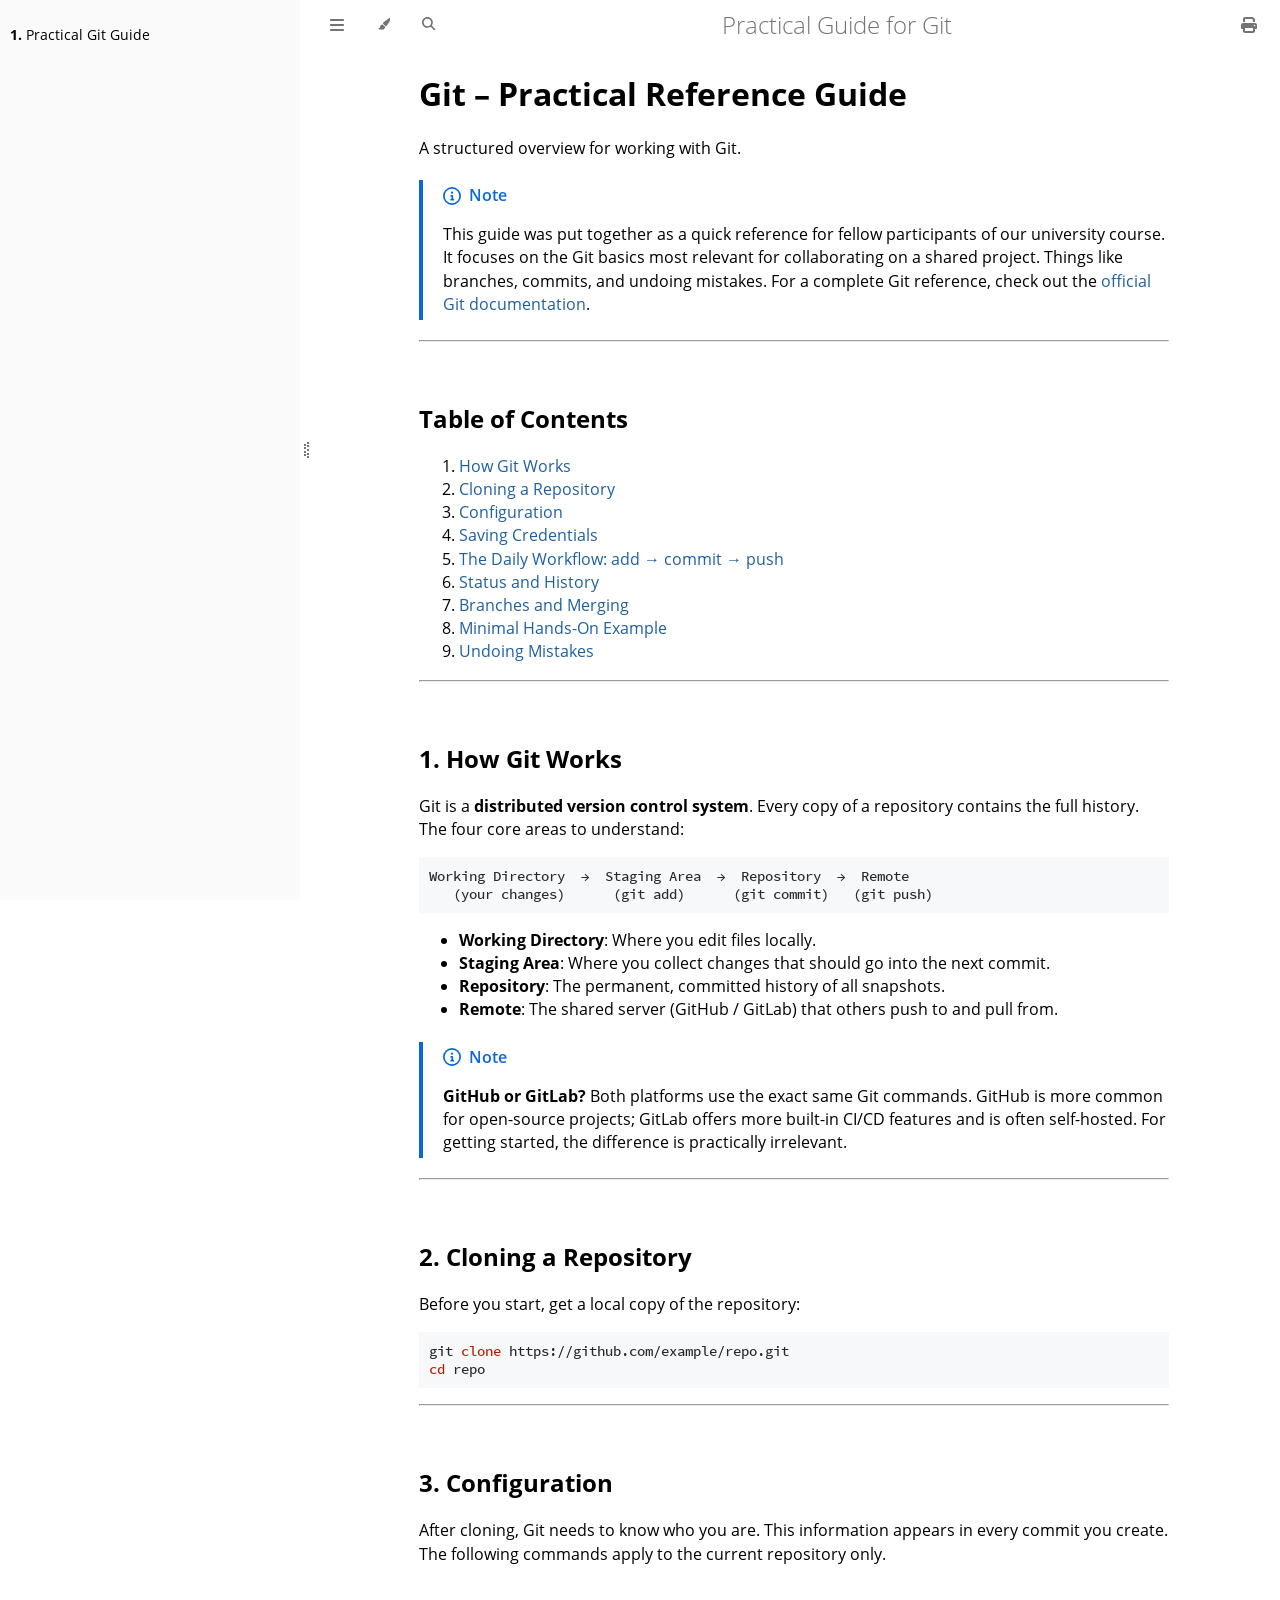
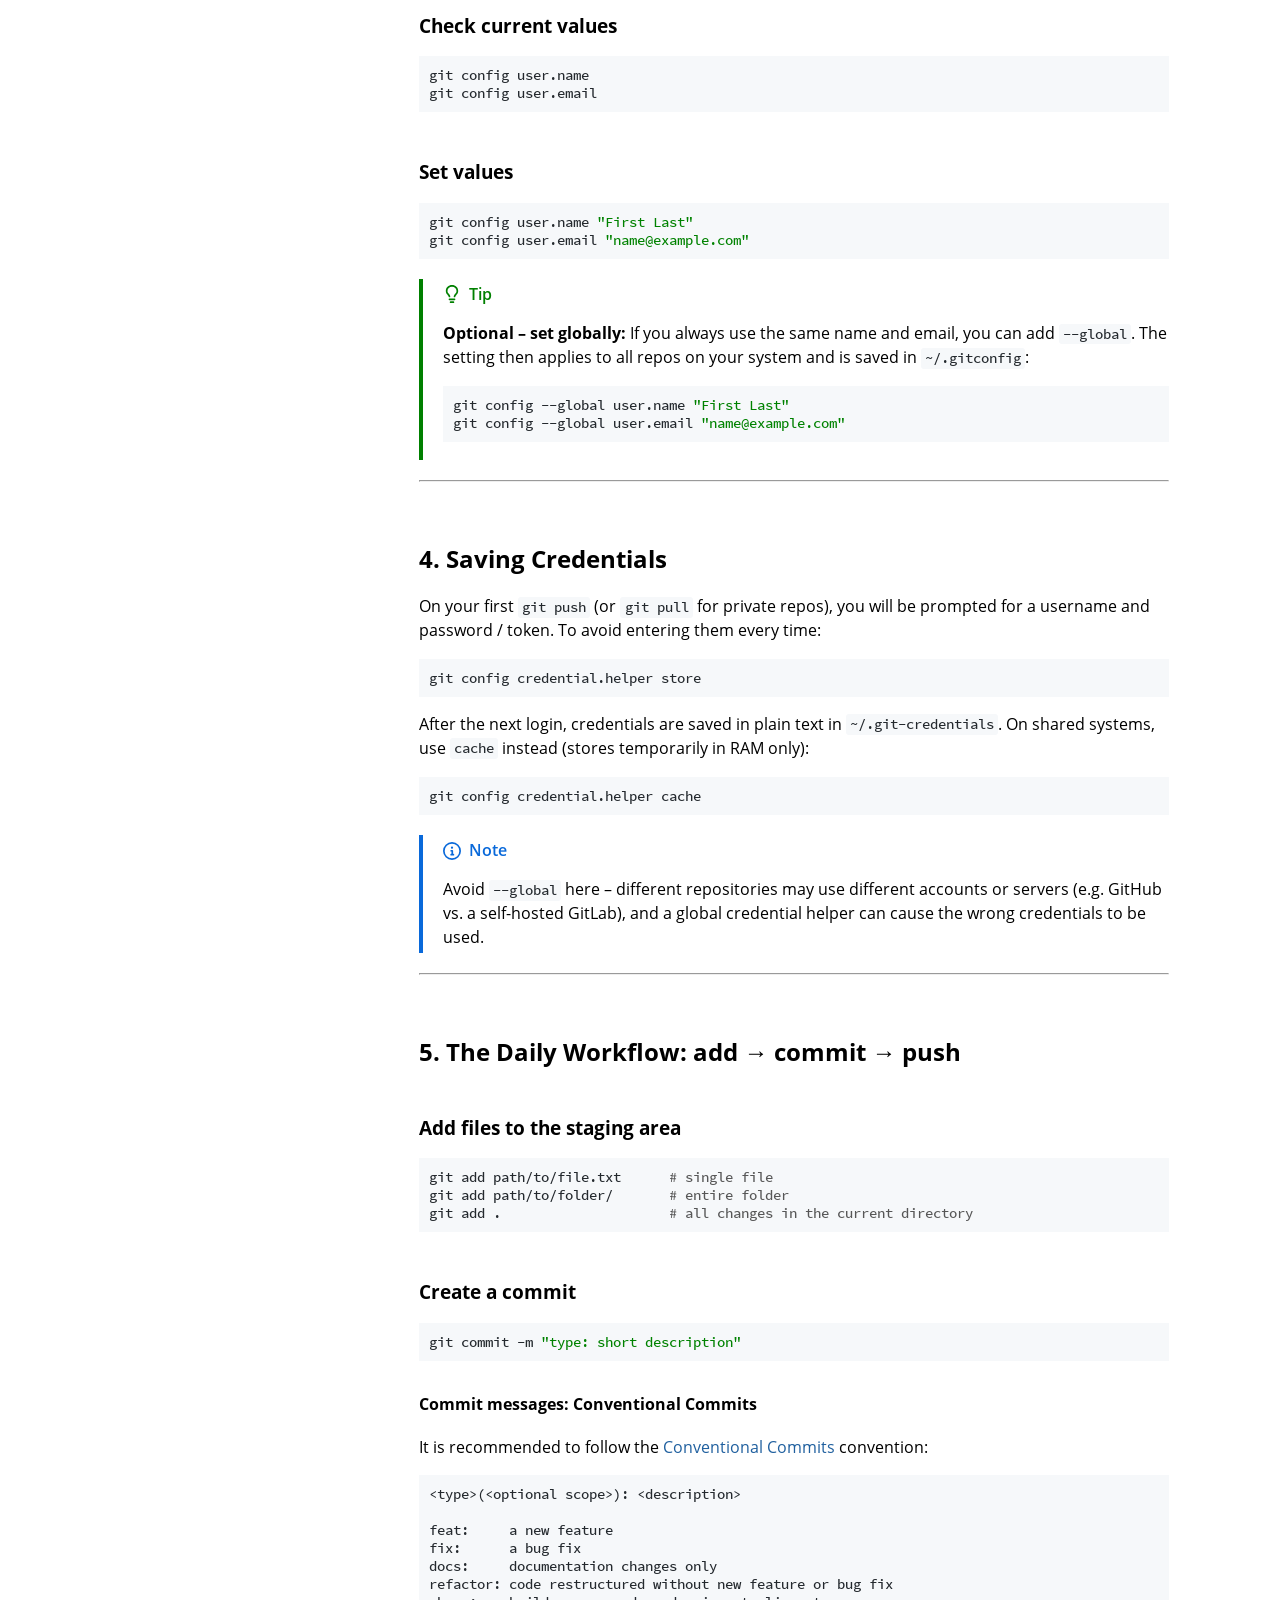
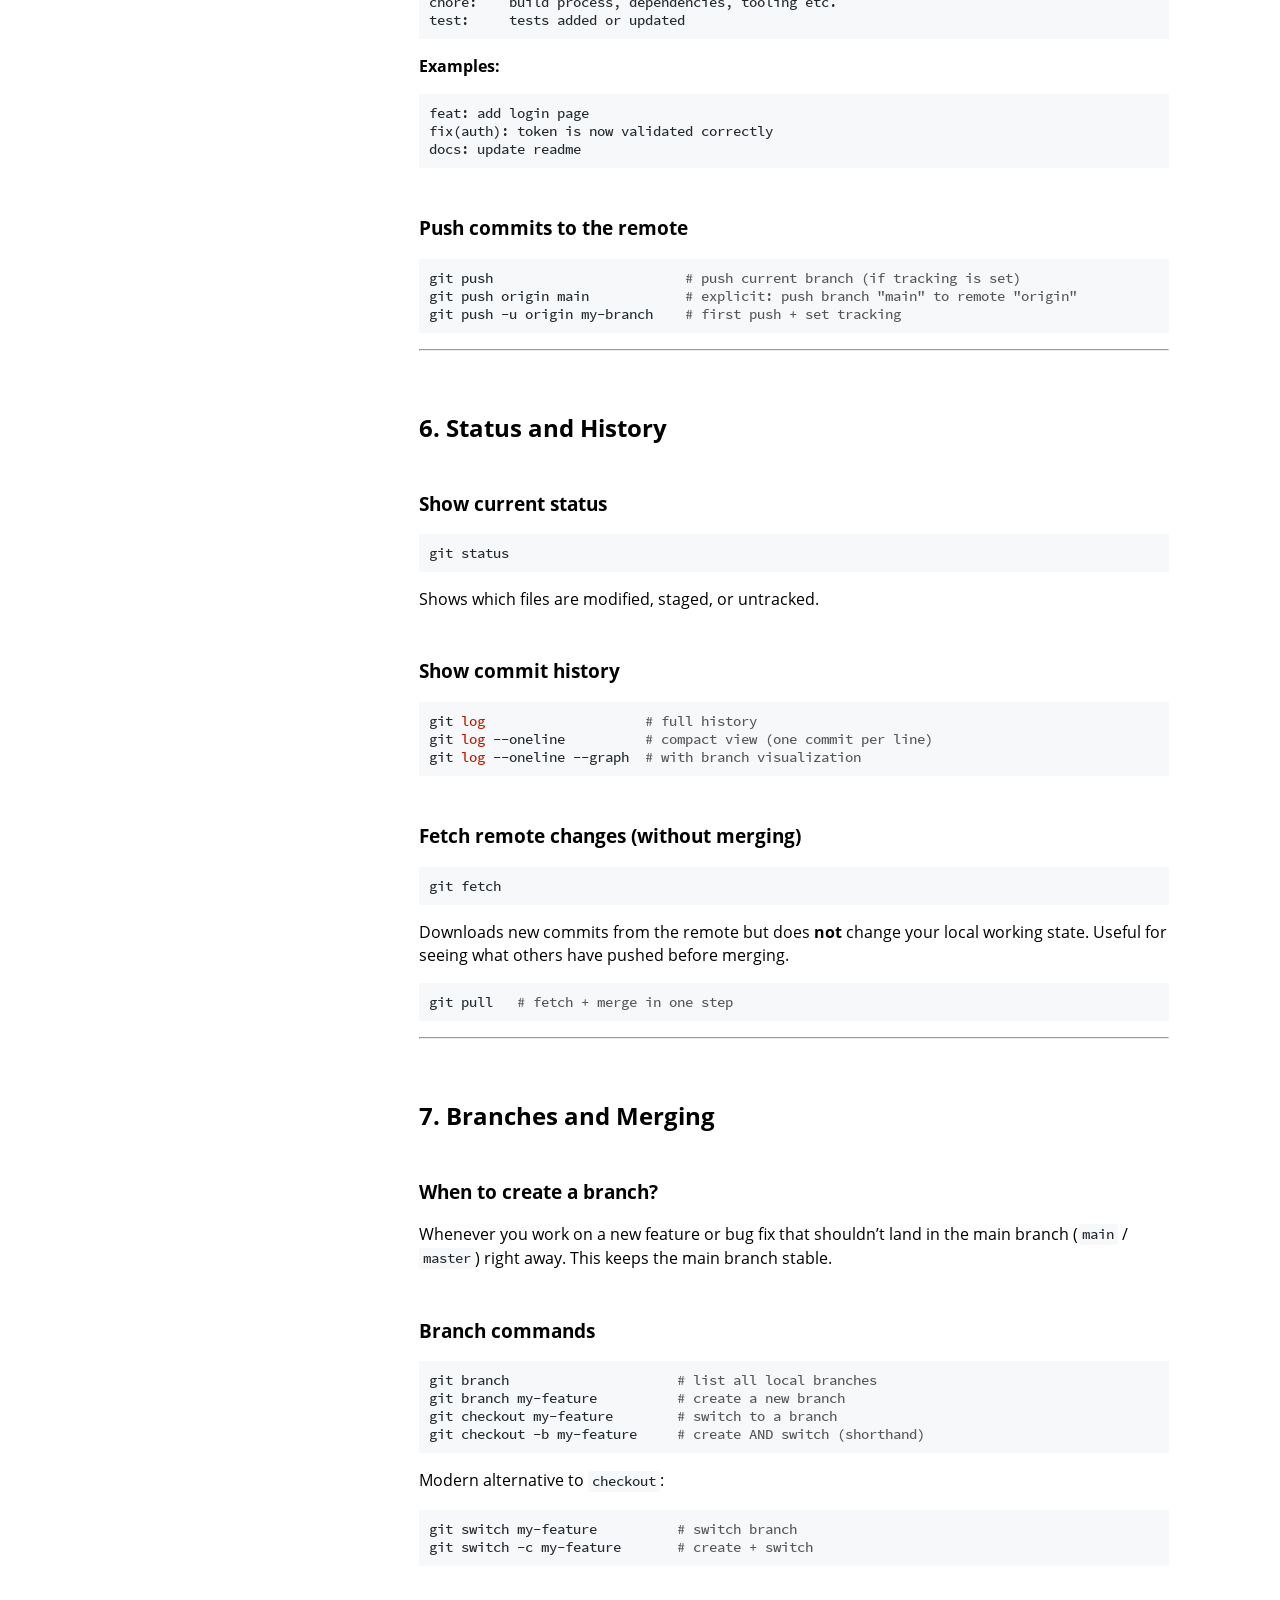
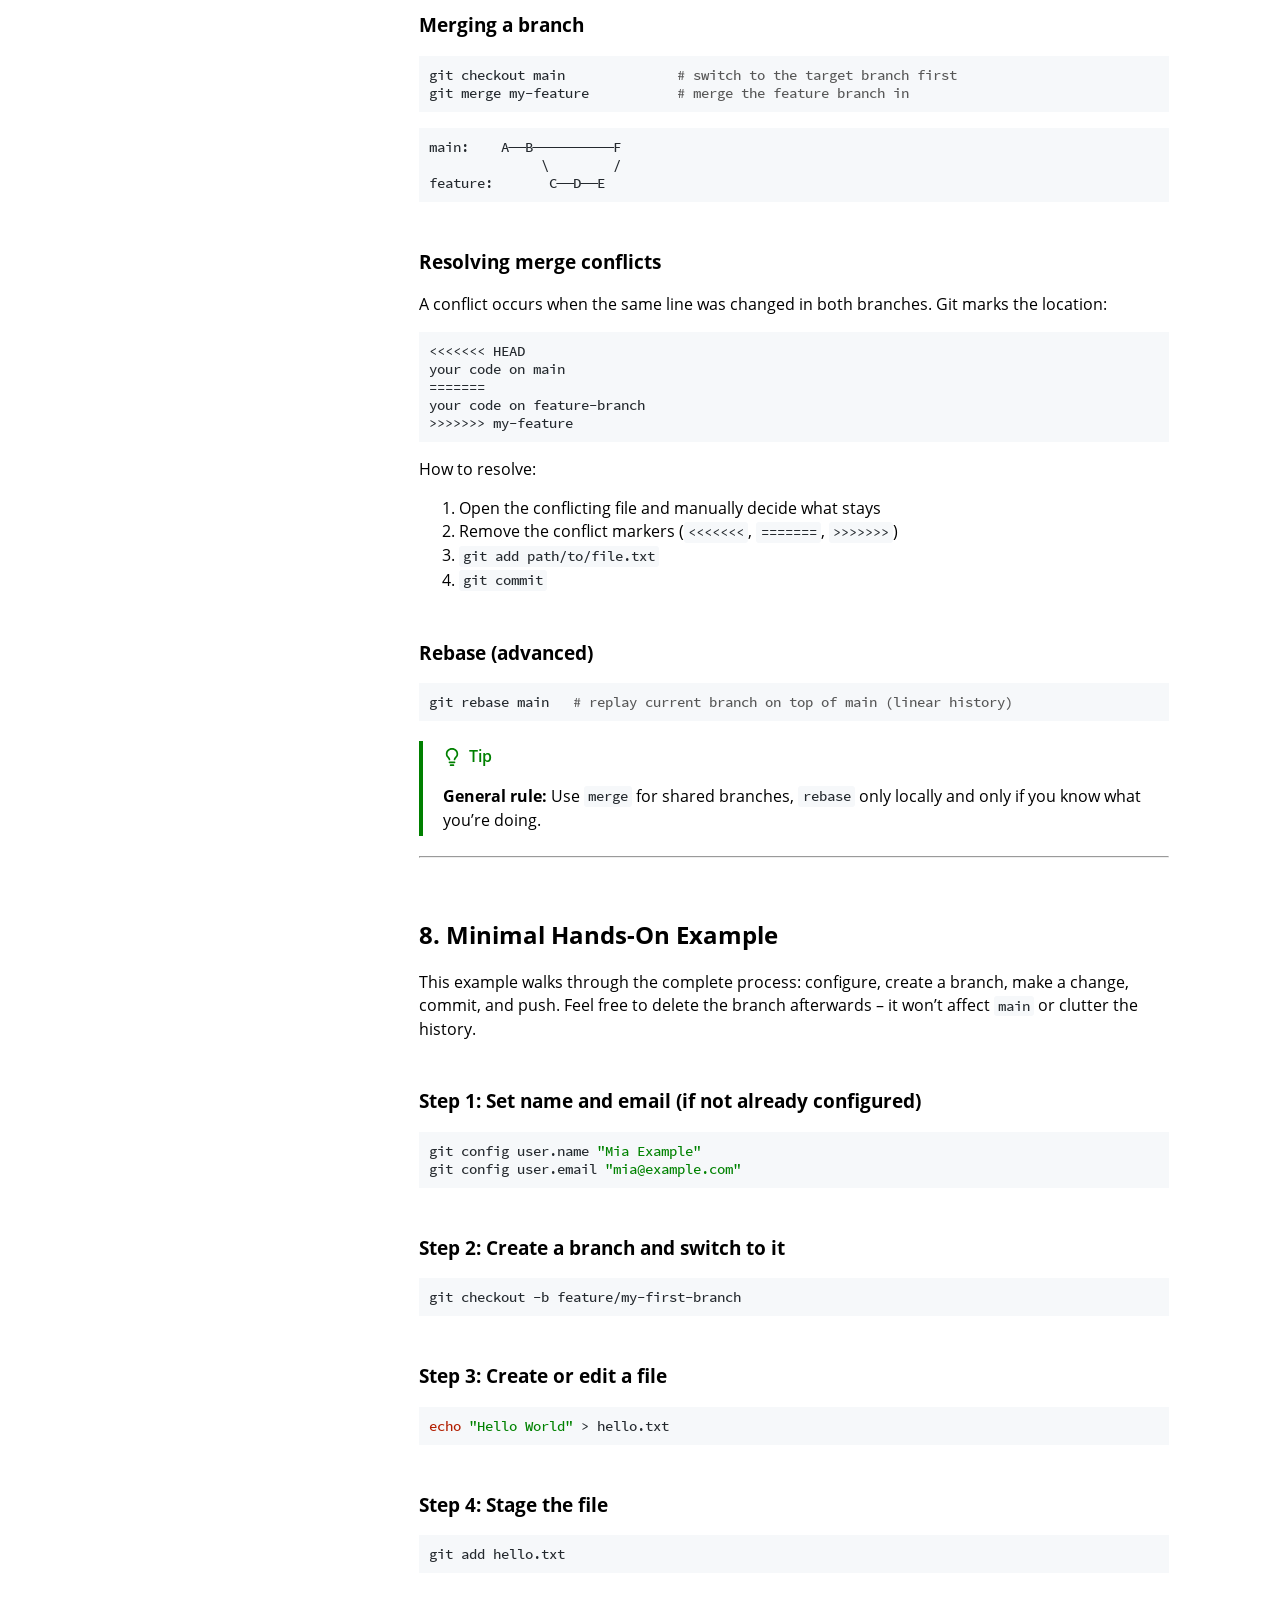
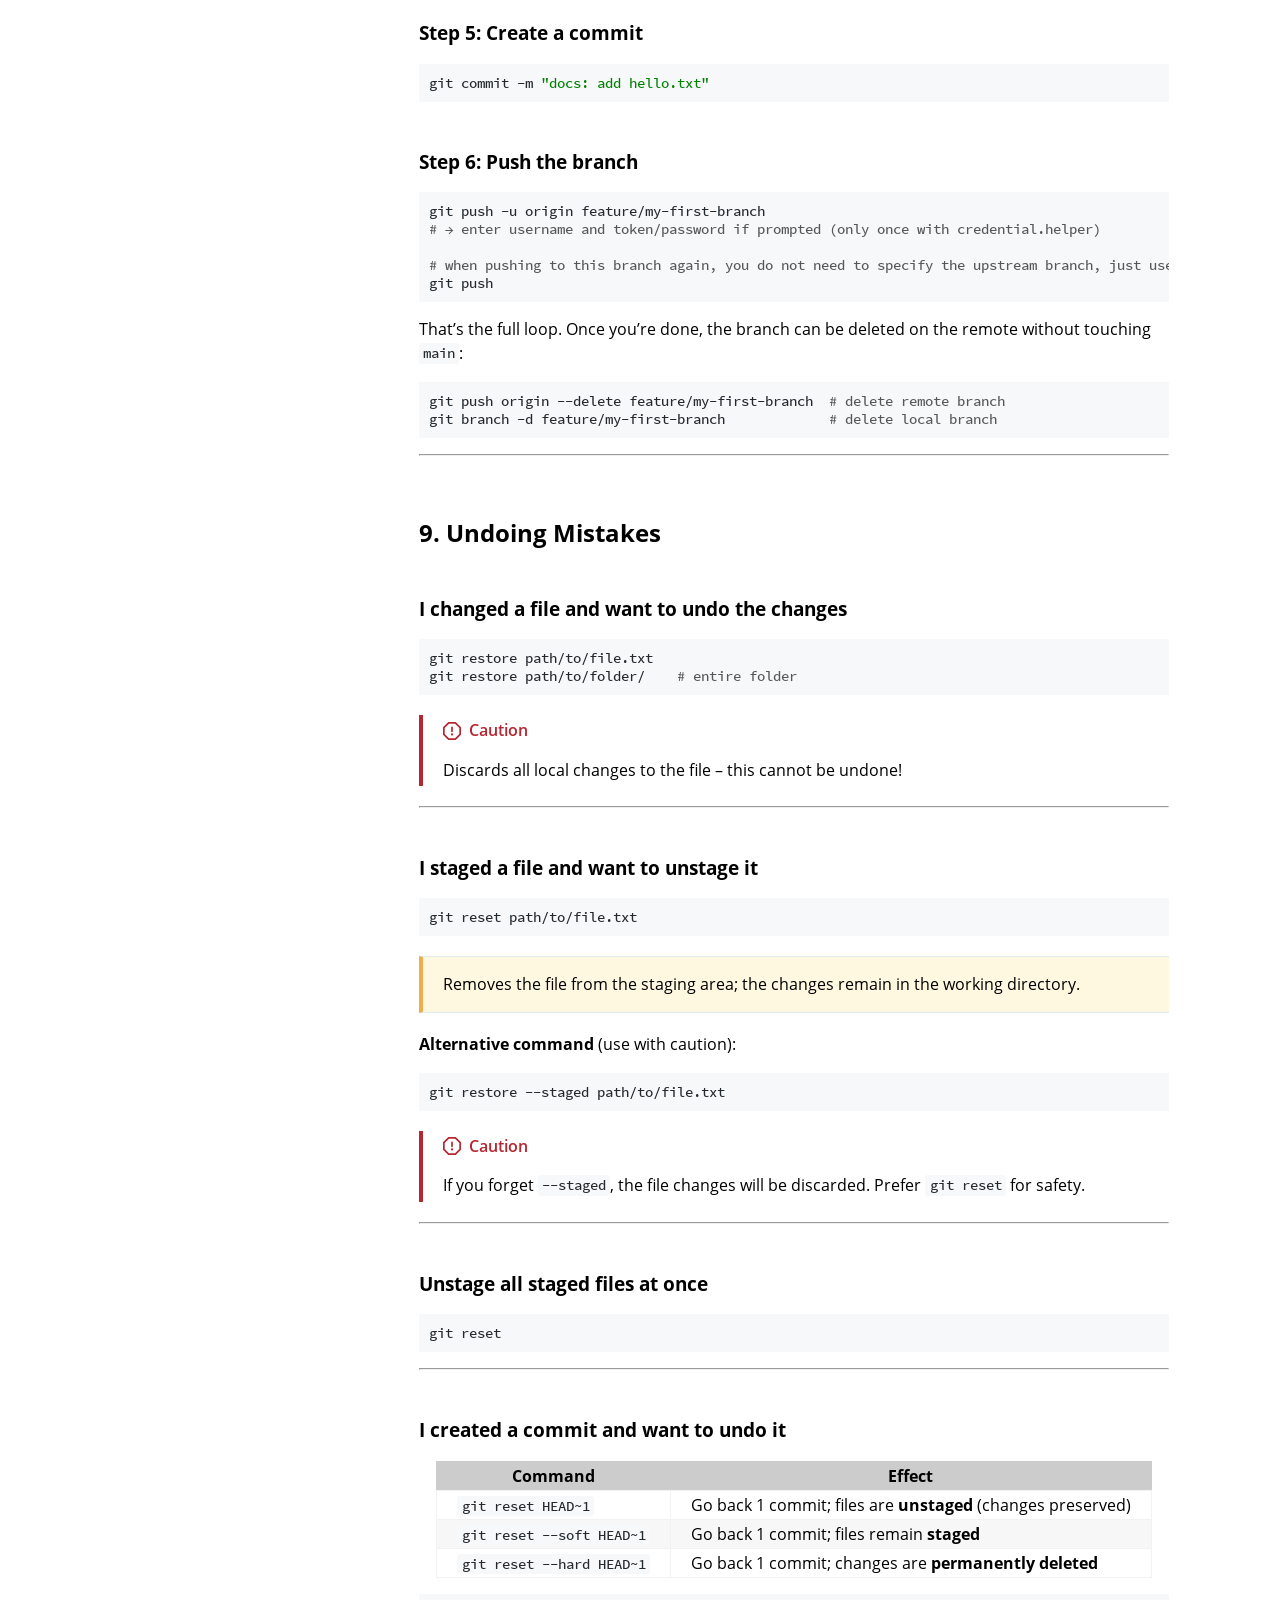
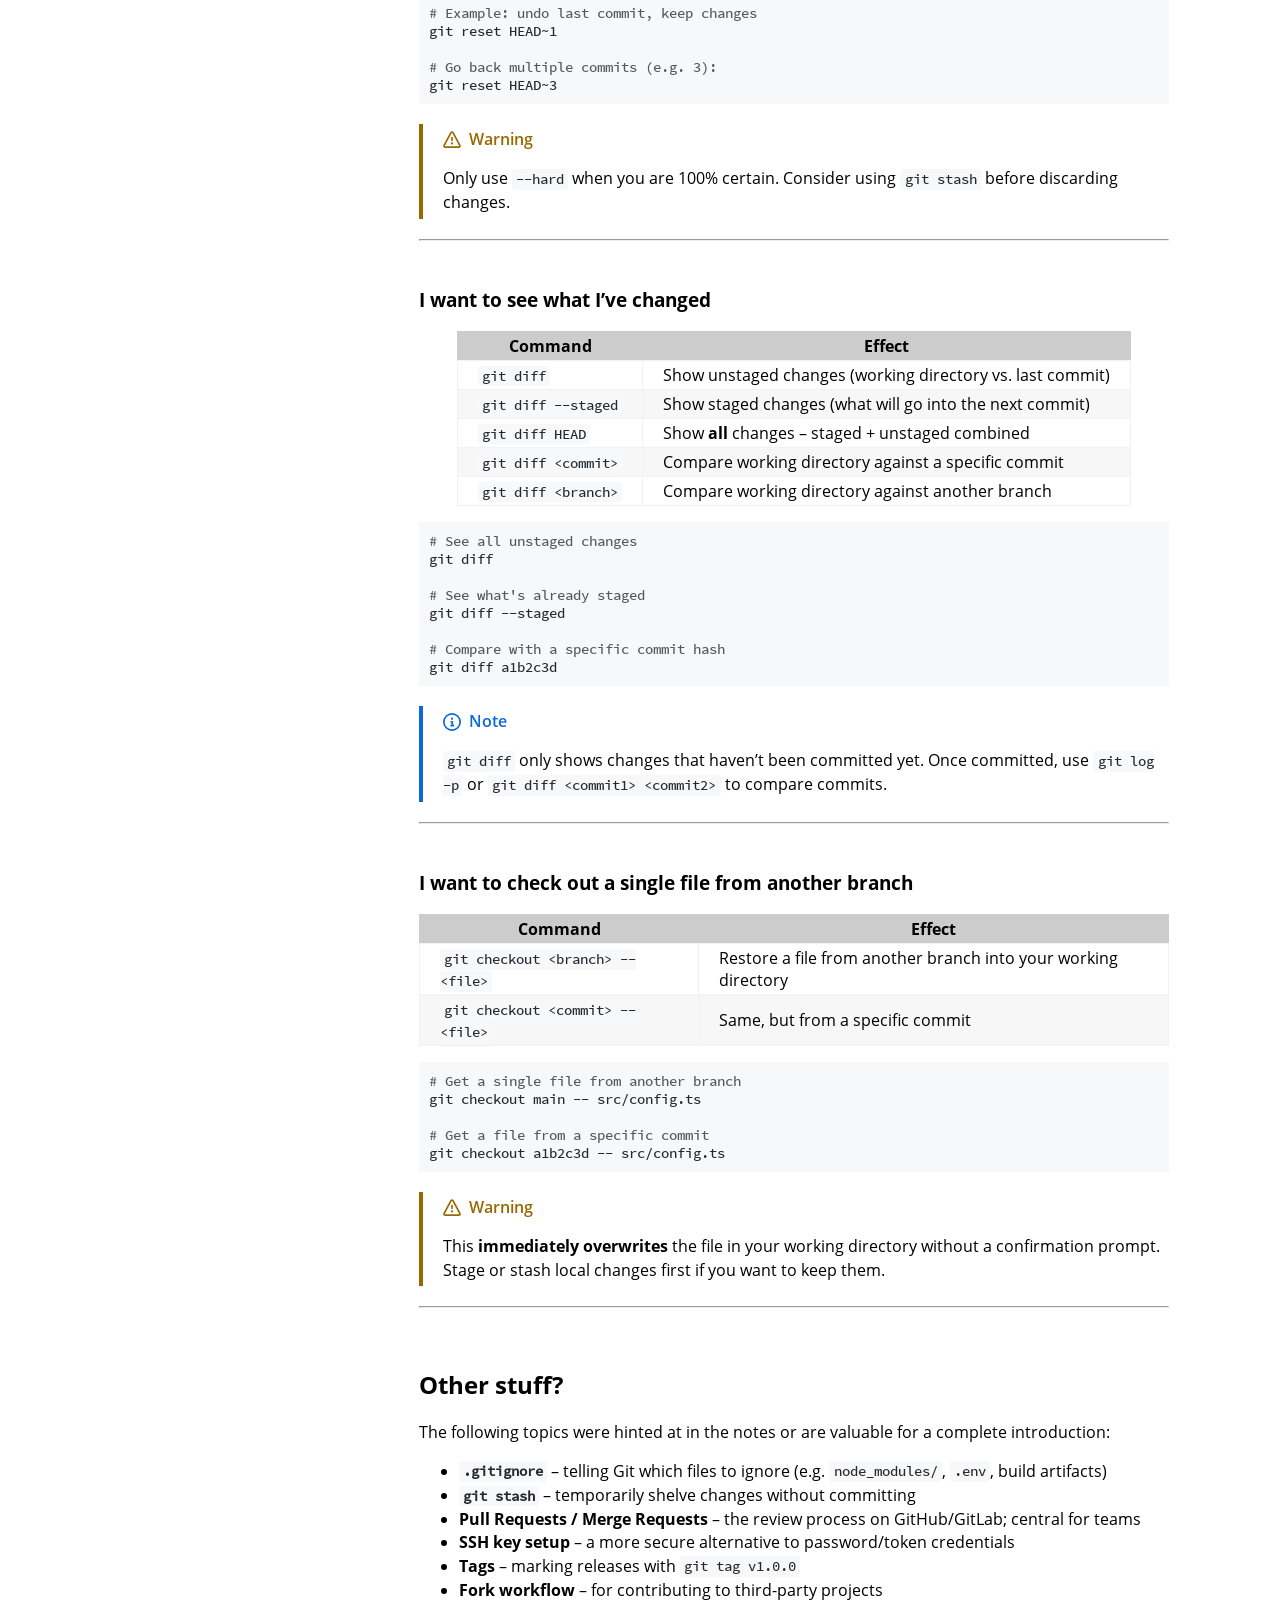
<file: print.html>
<!DOCTYPE HTML>
<html lang="en" class="light sidebar-visible" dir="ltr">
    <head>
        <!-- Book generated using mdBook -->
        <meta charset="UTF-8">
        <title>Practical Guide for Git</title>
        <meta name="robots" content="noindex">


        <!-- Custom HTML head -->

        <meta name="description" content="">
        <meta name="viewport" content="width=device-width, initial-scale=1">
        <meta name="theme-color" content="#ffffff">

        <link rel="icon" href="favicon-de23e50b.svg">
        <link rel="shortcut icon" href="favicon-8114d1fc.png">
        <link rel="stylesheet" href="css/variables-8adf115d.css">
        <link rel="stylesheet" href="css/general-2459343d.css">
        <link rel="stylesheet" href="css/chrome-ae938929.css">
        <link rel="stylesheet" href="css/print-9e4910d8.css" media="print">

        <!-- Fonts -->
        <link rel="stylesheet" href="fonts/fonts-9644e21d.css">

        <!-- Highlight.js Stylesheets -->
        <link rel="stylesheet" id="mdbook-highlight-css" href="highlight-493f70e1.css">
        <link rel="stylesheet" id="mdbook-tomorrow-night-css" href="tomorrow-night-4c0ae647.css">
        <link rel="stylesheet" id="mdbook-ayu-highlight-css" href="ayu-highlight-3fdfc3ac.css">

        <!-- Custom theme stylesheets -->
        <link rel="stylesheet" href="src/custom-693425b3.css">


        <!-- Provide site root and default themes to javascript -->
        <script>
            const path_to_root = "";
            const default_light_theme = "light";
            const default_dark_theme = "navy";
            window.path_to_searchindex_js = "searchindex-f7e31736.js";
        </script>
        <!-- Start loading toc.js asap -->
        <script src="toc-68a54a4f.js"></script>
    </head>
    <body>
    <div id="mdbook-help-container">
        <div id="mdbook-help-popup">
            <h2 class="mdbook-help-title">Keyboard shortcuts</h2>
            <div>
                <p>Press <kbd>←</kbd> or <kbd>→</kbd> to navigate between chapters</p>
                <p>Press <kbd>S</kbd> or <kbd>/</kbd> to search in the book</p>
                <p>Press <kbd>?</kbd> to show this help</p>
                <p>Press <kbd>Esc</kbd> to hide this help</p>
            </div>
        </div>
    </div>
    <div id="mdbook-body-container">
        <!-- Work around some values being stored in localStorage wrapped in quotes -->
        <script>
            try {
                let theme = localStorage.getItem('mdbook-theme');
                let sidebar = localStorage.getItem('mdbook-sidebar');

                if (theme.startsWith('"') && theme.endsWith('"')) {
                    localStorage.setItem('mdbook-theme', theme.slice(1, theme.length - 1));
                }

                if (sidebar.startsWith('"') && sidebar.endsWith('"')) {
                    localStorage.setItem('mdbook-sidebar', sidebar.slice(1, sidebar.length - 1));
                }
            } catch (e) { }
        </script>

        <!-- Set the theme before any content is loaded, prevents flash -->
        <script>
            const default_theme = window.matchMedia("(prefers-color-scheme: dark)").matches ? default_dark_theme : default_light_theme;
            let theme;
            try { theme = localStorage.getItem('mdbook-theme'); } catch(e) { }
            if (theme === null || theme === undefined) { theme = default_theme; }
            const html = document.documentElement;
            html.classList.remove('light')
            html.classList.add(theme);
            html.classList.add("js");
        </script>

        <input type="checkbox" id="mdbook-sidebar-toggle-anchor" class="hidden">

        <!-- Hide / unhide sidebar before it is displayed -->
        <script>
            let sidebar = null;
            const sidebar_toggle = document.getElementById("mdbook-sidebar-toggle-anchor");
            if (document.body.clientWidth >= 1080) {
                try { sidebar = localStorage.getItem('mdbook-sidebar'); } catch(e) { }
                sidebar = sidebar || 'visible';
            } else {
                sidebar = 'hidden';
                sidebar_toggle.checked = false;
            }
            if (sidebar === 'visible') {
                sidebar_toggle.checked = true;
            } else {
                html.classList.remove('sidebar-visible');
            }
        </script>

        <nav id="mdbook-sidebar" class="sidebar" aria-label="Table of contents">
            <!-- populated by js -->
            <mdbook-sidebar-scrollbox class="sidebar-scrollbox"></mdbook-sidebar-scrollbox>
            <noscript>
                <iframe class="sidebar-iframe-outer" src="toc.html"></iframe>
            </noscript>
            <div id="mdbook-sidebar-resize-handle" class="sidebar-resize-handle">
                <div class="sidebar-resize-indicator"></div>
            </div>
        </nav>

        <div id="mdbook-page-wrapper" class="page-wrapper">

            <div class="page">
                <div id="mdbook-menu-bar-hover-placeholder"></div>
                <div id="mdbook-menu-bar" class="menu-bar sticky">
                    <div class="left-buttons">
                        <label id="mdbook-sidebar-toggle" class="icon-button" for="mdbook-sidebar-toggle-anchor" title="Toggle Table of Contents" aria-label="Toggle Table of Contents" aria-controls="mdbook-sidebar">
                            <span class=fa-svg><svg xmlns="http://www.w3.org/2000/svg" viewBox="0 0 448 512"><!--! Font Awesome Free 6.2.0 by @fontawesome - https://fontawesome.com License - https://fontawesome.com/license/free (Icons: CC BY 4.0, Fonts: SIL OFL 1.1, Code: MIT License) Copyright 2022 Fonticons, Inc. --><path d="M0 96C0 78.3 14.3 64 32 64H416c17.7 0 32 14.3 32 32s-14.3 32-32 32H32C14.3 128 0 113.7 0 96zM0 256c0-17.7 14.3-32 32-32H416c17.7 0 32 14.3 32 32s-14.3 32-32 32H32c-17.7 0-32-14.3-32-32zM448 416c0 17.7-14.3 32-32 32H32c-17.7 0-32-14.3-32-32s14.3-32 32-32H416c17.7 0 32 14.3 32 32z"/></svg></span>
                        </label>
                        <button id="mdbook-theme-toggle" class="icon-button" type="button" title="Change theme" aria-label="Change theme" aria-haspopup="true" aria-expanded="false" aria-controls="mdbook-theme-list">
                            <span class=fa-svg><svg xmlns="http://www.w3.org/2000/svg" viewBox="0 0 576 512"><!--! Font Awesome Free 6.2.0 by @fontawesome - https://fontawesome.com License - https://fontawesome.com/license/free (Icons: CC BY 4.0, Fonts: SIL OFL 1.1, Code: MIT License) Copyright 2022 Fonticons, Inc. --><path d="M371.3 367.1c27.3-3.9 51.9-19.4 67.2-42.9L600.2 74.1c12.6-19.5 9.4-45.3-7.6-61.2S549.7-4.4 531.1 9.6L294.4 187.2c-24 18-38.2 46.1-38.4 76.1L371.3 367.1zm-19.6 25.4l-116-104.4C175.9 290.3 128 339.6 128 400c0 3.9 .2 7.8 .6 11.6c1.8 17.5-10.2 36.4-27.8 36.4H96c-17.7 0-32 14.3-32 32s14.3 32 32 32H240c61.9 0 112-50.1 112-112c0-2.5-.1-5-.2-7.5z"/></svg></span>
                        </button>
                        <ul id="mdbook-theme-list" class="theme-popup" aria-label="Themes" role="menu">
                            <li role="none"><button role="menuitem" class="theme" id="mdbook-theme-default_theme">Auto</button></li>
                            <li role="none"><button role="menuitem" class="theme" id="mdbook-theme-light">Light</button></li>
                            <li role="none"><button role="menuitem" class="theme" id="mdbook-theme-rust">Rust</button></li>
                            <li role="none"><button role="menuitem" class="theme" id="mdbook-theme-coal">Coal</button></li>
                            <li role="none"><button role="menuitem" class="theme" id="mdbook-theme-navy">Navy</button></li>
                            <li role="none"><button role="menuitem" class="theme" id="mdbook-theme-ayu">Ayu</button></li>
                        </ul>
                        <button id="mdbook-search-toggle" class="icon-button" type="button" title="Search (`/`)" aria-label="Toggle Searchbar" aria-expanded="false" aria-keyshortcuts="/ s" aria-controls="mdbook-searchbar">
                            <span class=fa-svg><svg xmlns="http://www.w3.org/2000/svg" viewBox="0 0 512 512"><!--! Font Awesome Free 6.2.0 by @fontawesome - https://fontawesome.com License - https://fontawesome.com/license/free (Icons: CC BY 4.0, Fonts: SIL OFL 1.1, Code: MIT License) Copyright 2022 Fonticons, Inc. --><path d="M416 208c0 45.9-14.9 88.3-40 122.7L502.6 457.4c12.5 12.5 12.5 32.8 0 45.3s-32.8 12.5-45.3 0L330.7 376c-34.4 25.2-76.8 40-122.7 40C93.1 416 0 322.9 0 208S93.1 0 208 0S416 93.1 416 208zM208 352c79.5 0 144-64.5 144-144s-64.5-144-144-144S64 128.5 64 208s64.5 144 144 144z"/></svg></span>
                        </button>
                    </div>

                    <h1 class="menu-title">Practical Guide for Git</h1>

                    <div class="right-buttons">
                        <a href="print.html" title="Print this book" aria-label="Print this book">
                            <span class=fa-svg id="print-button"><svg xmlns="http://www.w3.org/2000/svg" viewBox="0 0 512 512"><!--! Font Awesome Free 6.2.0 by @fontawesome - https://fontawesome.com License - https://fontawesome.com/license/free (Icons: CC BY 4.0, Fonts: SIL OFL 1.1, Code: MIT License) Copyright 2022 Fonticons, Inc. --><path d="M128 0C92.7 0 64 28.7 64 64v96h64V64H354.7L384 93.3V160h64V93.3c0-17-6.7-33.3-18.7-45.3L400 18.7C388 6.7 371.7 0 354.7 0H128zM384 352v32 64H128V384 368 352H384zm64 32h32c17.7 0 32-14.3 32-32V256c0-35.3-28.7-64-64-64H64c-35.3 0-64 28.7-64 64v96c0 17.7 14.3 32 32 32H64v64c0 35.3 28.7 64 64 64H384c35.3 0 64-28.7 64-64V384zm-16-88c-13.3 0-24-10.7-24-24s10.7-24 24-24s24 10.7 24 24s-10.7 24-24 24z"/></svg></span>
                        </a>

                    </div>
                </div>

                <div id="mdbook-search-wrapper" class="hidden">
                    <form id="mdbook-searchbar-outer" class="searchbar-outer">
                        <div class="search-wrapper">
                            <input type="search" id="mdbook-searchbar" name="searchbar" placeholder="Search this book ..." aria-controls="mdbook-searchresults-outer" aria-describedby="searchresults-header">
                            <div class="spinner-wrapper">
                                <span class=fa-svg id="fa-spin"><svg xmlns="http://www.w3.org/2000/svg" viewBox="0 0 512 512"><!--! Font Awesome Free 6.2.0 by @fontawesome - https://fontawesome.com License - https://fontawesome.com/license/free (Icons: CC BY 4.0, Fonts: SIL OFL 1.1, Code: MIT License) Copyright 2022 Fonticons, Inc. --><path d="M304 48c0-26.5-21.5-48-48-48s-48 21.5-48 48s21.5 48 48 48s48-21.5 48-48zm0 416c0-26.5-21.5-48-48-48s-48 21.5-48 48s21.5 48 48 48s48-21.5 48-48zM48 304c26.5 0 48-21.5 48-48s-21.5-48-48-48s-48 21.5-48 48s21.5 48 48 48zm464-48c0-26.5-21.5-48-48-48s-48 21.5-48 48s21.5 48 48 48s48-21.5 48-48zM142.9 437c18.7-18.7 18.7-49.1 0-67.9s-49.1-18.7-67.9 0s-18.7 49.1 0 67.9s49.1 18.7 67.9 0zm0-294.2c18.7-18.7 18.7-49.1 0-67.9S93.7 56.2 75 75s-18.7 49.1 0 67.9s49.1 18.7 67.9 0zM369.1 437c18.7 18.7 49.1 18.7 67.9 0s18.7-49.1 0-67.9s-49.1-18.7-67.9 0s-18.7 49.1 0 67.9z"/></svg></span>
                            </div>
                        </div>
                    </form>
                    <div id="mdbook-searchresults-outer" class="searchresults-outer hidden">
                        <div id="mdbook-searchresults-header" class="searchresults-header"></div>
                        <ul id="mdbook-searchresults">
                        </ul>
                    </div>
                </div>

                <!-- Apply ARIA attributes after the sidebar and the sidebar toggle button are added to the DOM -->
                <script>
                    document.getElementById('mdbook-sidebar-toggle').setAttribute('aria-expanded', sidebar === 'visible');
                    document.getElementById('mdbook-sidebar').setAttribute('aria-hidden', sidebar !== 'visible');
                    Array.from(document.querySelectorAll('#mdbook-sidebar a')).forEach(function(link) {
                        link.setAttribute('tabIndex', sidebar === 'visible' ? 0 : -1);
                    });
                </script>

                <div id="mdbook-content" class="content">
                    <main>
                        <h1 id="git--practical-reference-guide"><a class="header" href="#git--practical-reference-guide">Git – Practical Reference Guide</a></h1>
<p>A structured overview for working with Git.</p>
<blockquote class="blockquote-tag blockquote-tag-note">
<p class="blockquote-tag-title"><svg viewbox="0 0 16 16" width="18" height="18"><path d="M0 8a8 8 0 1 1 16 0A8 8 0 0 1 0 8Zm8-6.5a6.5 6.5 0 1 0 0 13 6.5 6.5 0 0 0 0-13ZM6.5 7.75A.75.75 0 0 1 7.25 7h1a.75.75 0 0 1 .75.75v2.75h.25a.75.75 0 0 1 0 1.5h-2a.75.75 0 0 1 0-1.5h.25v-2h-.25a.75.75 0 0 1-.75-.75ZM8 6a1 1 0 1 1 0-2 1 1 0 0 1 0 2Z"></path></svg>Note</p>
<p>This guide was put together as a quick reference for fellow participants of our university course. It focuses on the Git basics most relevant for collaborating on a shared project. Things like branches, commits, and undoing mistakes. For a complete Git reference, check out the <a href="https://git-scm.com/doc">official Git documentation</a>.</p>
</blockquote>
<hr>
<h2 id="table-of-contents"><a class="header" href="#table-of-contents">Table of Contents</a></h2>
<ol>
<li><a href="#1-how-git-works">How Git Works</a></li>
<li><a href="#2-cloning-a-repository">Cloning a Repository</a></li>
<li><a href="#3-configuration">Configuration</a></li>
<li><a href="#4-saving-credentials">Saving Credentials</a></li>
<li><a href="#5-the-daily-workflow-add--commit--push">The Daily Workflow: add → commit → push</a></li>
<li><a href="#6-status-and-history">Status and History</a></li>
<li><a href="#7-branches-and-merging">Branches and Merging</a></li>
<li><a href="#8-minimal-hands-on-example">Minimal Hands-On Example</a></li>
<li><a href="#9-undoing-mistakes">Undoing Mistakes</a></li>
</ol>
<hr>
<h2 id="1-how-git-works"><a class="header" href="#1-how-git-works">1. How Git Works</a></h2>
<p>Git is a <strong>distributed version control system</strong>. Every copy of a repository contains the full history. The four core areas to understand:</p>
<pre><code>Working Directory  →  Staging Area  →  Repository  →  Remote
   (your changes)      (git add)      (git commit)   (git push)
</code></pre>
<ul>
<li><strong>Working Directory</strong>: Where you edit files locally.</li>
<li><strong>Staging Area</strong>: Where you collect changes that should go into the next commit.</li>
<li><strong>Repository</strong>: The permanent, committed history of all snapshots.</li>
<li><strong>Remote</strong>: The shared server (GitHub / GitLab) that others push to and pull from.</li>
</ul>
<blockquote class="blockquote-tag blockquote-tag-note">
<p class="blockquote-tag-title"><svg viewbox="0 0 16 16" width="18" height="18"><path d="M0 8a8 8 0 1 1 16 0A8 8 0 0 1 0 8Zm8-6.5a6.5 6.5 0 1 0 0 13 6.5 6.5 0 0 0 0-13ZM6.5 7.75A.75.75 0 0 1 7.25 7h1a.75.75 0 0 1 .75.75v2.75h.25a.75.75 0 0 1 0 1.5h-2a.75.75 0 0 1 0-1.5h.25v-2h-.25a.75.75 0 0 1-.75-.75ZM8 6a1 1 0 1 1 0-2 1 1 0 0 1 0 2Z"></path></svg>Note</p>
<p><strong>GitHub or GitLab?</strong> Both platforms use the exact same Git commands. GitHub is more common for open-source projects; GitLab offers more built-in CI/CD features and is often self-hosted. For getting started, the difference is practically irrelevant.</p>
</blockquote>
<hr>
<h2 id="2-cloning-a-repository"><a class="header" href="#2-cloning-a-repository">2. Cloning a Repository</a></h2>
<p>Before you start, get a local copy of the repository:</p>
<pre><code class="language-bash">git clone https://github.com/example/repo.git
cd repo
</code></pre>
<hr>
<h2 id="3-configuration"><a class="header" href="#3-configuration">3. Configuration</a></h2>
<p>After cloning, Git needs to know who you are. This information appears in every commit you create. The following commands apply to the current repository only.</p>
<h3 id="check-current-values"><a class="header" href="#check-current-values">Check current values</a></h3>
<pre><code class="language-bash">git config user.name
git config user.email
</code></pre>
<h3 id="set-values"><a class="header" href="#set-values">Set values</a></h3>
<pre><code class="language-bash">git config user.name "First Last"
git config user.email "name@example.com"
</code></pre>
<blockquote class="blockquote-tag blockquote-tag-tip">
<p class="blockquote-tag-title"><svg viewbox="0 0 16 16" width="18" height="18"><path d="M8 1.5c-2.363 0-4 1.69-4 3.75 0 .984.424 1.625.984 2.304l.214.253c.223.264.47.556.673.848.284.411.537.896.621 1.49a.75.75 0 0 1-1.484.211c-.04-.282-.163-.547-.37-.847a8.456 8.456 0 0 0-.542-.68c-.084-.1-.173-.205-.268-.32C3.201 7.75 2.5 6.766 2.5 5.25 2.5 2.31 4.863 0 8 0s5.5 2.31 5.5 5.25c0 1.516-.701 2.5-1.328 3.259-.095.115-.184.22-.268.319-.207.245-.383.453-.541.681-.208.3-.33.565-.37.847a.751.751 0 0 1-1.485-.212c.084-.593.337-1.078.621-1.489.203-.292.45-.584.673-.848.075-.088.147-.173.213-.253.561-.679.985-1.32.985-2.304 0-2.06-1.637-3.75-4-3.75ZM5.75 12h4.5a.75.75 0 0 1 0 1.5h-4.5a.75.75 0 0 1 0-1.5ZM6 15.25a.75.75 0 0 1 .75-.75h2.5a.75.75 0 0 1 0 1.5h-2.5a.75.75 0 0 1-.75-.75Z"></path></svg>Tip</p>
<p><strong>Optional – set globally:</strong> If you always use the same name and email, you can add <code>--global</code>. The setting then applies to all repos on your system and is saved in <code>~/.gitconfig</code>:</p>
<pre><code class="language-bash">git config --global user.name "First Last"
git config --global user.email "name@example.com"
</code></pre>
</blockquote>
<hr>
<h2 id="4-saving-credentials"><a class="header" href="#4-saving-credentials">4. Saving Credentials</a></h2>
<p>On your first <code>git push</code> (or <code>git pull</code> for private repos), you will be prompted for a username and password / token. To avoid entering them every time:</p>
<pre><code class="language-bash">git config credential.helper store
</code></pre>
<p>After the next login, credentials are saved in plain text in <code>~/.git-credentials</code>. On shared systems, use <code>cache</code> instead (stores temporarily in RAM only):</p>
<pre><code class="language-bash">git config credential.helper cache
</code></pre>
<blockquote class="blockquote-tag blockquote-tag-note">
<p class="blockquote-tag-title"><svg viewbox="0 0 16 16" width="18" height="18"><path d="M0 8a8 8 0 1 1 16 0A8 8 0 0 1 0 8Zm8-6.5a6.5 6.5 0 1 0 0 13 6.5 6.5 0 0 0 0-13ZM6.5 7.75A.75.75 0 0 1 7.25 7h1a.75.75 0 0 1 .75.75v2.75h.25a.75.75 0 0 1 0 1.5h-2a.75.75 0 0 1 0-1.5h.25v-2h-.25a.75.75 0 0 1-.75-.75ZM8 6a1 1 0 1 1 0-2 1 1 0 0 1 0 2Z"></path></svg>Note</p>
<p>Avoid <code>--global</code> here – different repositories may use different accounts or servers (e.g. GitHub vs. a self-hosted GitLab), and a global credential helper can cause the wrong credentials to be used.</p>
</blockquote>
<hr>
<h2 id="5-the-daily-workflow-add--commit--push"><a class="header" href="#5-the-daily-workflow-add--commit--push">5. The Daily Workflow: add → commit → push</a></h2>
<h3 id="add-files-to-the-staging-area"><a class="header" href="#add-files-to-the-staging-area">Add files to the staging area</a></h3>
<pre><code class="language-bash">git add path/to/file.txt      # single file
git add path/to/folder/       # entire folder
git add .                     # all changes in the current directory
</code></pre>
<h3 id="create-a-commit"><a class="header" href="#create-a-commit">Create a commit</a></h3>
<pre><code class="language-bash">git commit -m "type: short description"
</code></pre>
<h4 id="commit-messages-conventional-commits"><a class="header" href="#commit-messages-conventional-commits">Commit messages: Conventional Commits</a></h4>
<p>It is recommended to follow the <a href="https://www.conventionalcommits.org/en/v1.0.0/">Conventional Commits</a> convention:</p>
<pre><code>&lt;type&gt;(&lt;optional scope&gt;): &lt;description&gt;

feat:     a new feature
fix:      a bug fix
docs:     documentation changes only
refactor: code restructured without new feature or bug fix
chore:    build process, dependencies, tooling etc.
test:     tests added or updated
</code></pre>
<p><strong>Examples:</strong></p>
<pre><code>feat: add login page
fix(auth): token is now validated correctly
docs: update readme
</code></pre>
<h3 id="push-commits-to-the-remote"><a class="header" href="#push-commits-to-the-remote">Push commits to the remote</a></h3>
<pre><code class="language-bash">git push                        # push current branch (if tracking is set)
git push origin main            # explicit: push branch "main" to remote "origin"
git push -u origin my-branch    # first push + set tracking
</code></pre>
<hr>
<h2 id="6-status-and-history"><a class="header" href="#6-status-and-history">6. Status and History</a></h2>
<h3 id="show-current-status"><a class="header" href="#show-current-status">Show current status</a></h3>
<pre><code class="language-bash">git status
</code></pre>
<p>Shows which files are modified, staged, or untracked.</p>
<h3 id="show-commit-history"><a class="header" href="#show-commit-history">Show commit history</a></h3>
<pre><code class="language-bash">git log                    # full history
git log --oneline          # compact view (one commit per line)
git log --oneline --graph  # with branch visualization
</code></pre>
<h3 id="fetch-remote-changes-without-merging"><a class="header" href="#fetch-remote-changes-without-merging">Fetch remote changes (without merging)</a></h3>
<pre><code class="language-bash">git fetch
</code></pre>
<p>Downloads new commits from the remote but does <strong>not</strong> change your local working state. Useful for seeing what others have pushed before merging.</p>
<pre><code class="language-bash">git pull   # fetch + merge in one step
</code></pre>
<hr>
<h2 id="7-branches-and-merging"><a class="header" href="#7-branches-and-merging">7. Branches and Merging</a></h2>
<h3 id="when-to-create-a-branch"><a class="header" href="#when-to-create-a-branch">When to create a branch?</a></h3>
<p>Whenever you work on a new feature or bug fix that shouldn’t land in the main branch (<code>main</code> / <code>master</code>) right away. This keeps the main branch stable.</p>
<h3 id="branch-commands"><a class="header" href="#branch-commands">Branch commands</a></h3>
<pre><code class="language-bash">git branch                     # list all local branches
git branch my-feature          # create a new branch
git checkout my-feature        # switch to a branch
git checkout -b my-feature     # create AND switch (shorthand)
</code></pre>
<p>Modern alternative to <code>checkout</code>:</p>
<pre><code class="language-bash">git switch my-feature          # switch branch
git switch -c my-feature       # create + switch
</code></pre>
<h3 id="merging-a-branch"><a class="header" href="#merging-a-branch">Merging a branch</a></h3>
<pre><code class="language-bash">git checkout main              # switch to the target branch first
git merge my-feature           # merge the feature branch in
</code></pre>
<pre><code>main:    A──B──────────F
              \        /
feature:       C──D──E
</code></pre>
<h3 id="resolving-merge-conflicts"><a class="header" href="#resolving-merge-conflicts">Resolving merge conflicts</a></h3>
<p>A conflict occurs when the same line was changed in both branches. Git marks the location:</p>
<pre><code>&lt;&lt;&lt;&lt;&lt;&lt;&lt; HEAD
your code on main
=======
your code on feature-branch
&gt;&gt;&gt;&gt;&gt;&gt;&gt; my-feature
</code></pre>
<p>How to resolve:</p>
<ol>
<li>Open the conflicting file and manually decide what stays</li>
<li>Remove the conflict markers (<code>&lt;&lt;&lt;&lt;&lt;&lt;&lt;</code>, <code>=======</code>, <code>&gt;&gt;&gt;&gt;&gt;&gt;&gt;</code>)</li>
<li><code>git add path/to/file.txt</code></li>
<li><code>git commit</code></li>
</ol>
<h3 id="rebase-advanced"><a class="header" href="#rebase-advanced">Rebase (advanced)</a></h3>
<pre><code class="language-bash">git rebase main   # replay current branch on top of main (linear history)
</code></pre>
<blockquote class="blockquote-tag blockquote-tag-tip">
<p class="blockquote-tag-title"><svg viewbox="0 0 16 16" width="18" height="18"><path d="M8 1.5c-2.363 0-4 1.69-4 3.75 0 .984.424 1.625.984 2.304l.214.253c.223.264.47.556.673.848.284.411.537.896.621 1.49a.75.75 0 0 1-1.484.211c-.04-.282-.163-.547-.37-.847a8.456 8.456 0 0 0-.542-.68c-.084-.1-.173-.205-.268-.32C3.201 7.75 2.5 6.766 2.5 5.25 2.5 2.31 4.863 0 8 0s5.5 2.31 5.5 5.25c0 1.516-.701 2.5-1.328 3.259-.095.115-.184.22-.268.319-.207.245-.383.453-.541.681-.208.3-.33.565-.37.847a.751.751 0 0 1-1.485-.212c.084-.593.337-1.078.621-1.489.203-.292.45-.584.673-.848.075-.088.147-.173.213-.253.561-.679.985-1.32.985-2.304 0-2.06-1.637-3.75-4-3.75ZM5.75 12h4.5a.75.75 0 0 1 0 1.5h-4.5a.75.75 0 0 1 0-1.5ZM6 15.25a.75.75 0 0 1 .75-.75h2.5a.75.75 0 0 1 0 1.5h-2.5a.75.75 0 0 1-.75-.75Z"></path></svg>Tip</p>
<p><strong>General rule:</strong> Use <code>merge</code> for shared branches, <code>rebase</code> only locally and only if you know what you’re doing.</p>
</blockquote>
<hr>
<h2 id="8-minimal-hands-on-example"><a class="header" href="#8-minimal-hands-on-example">8. Minimal Hands-On Example</a></h2>
<p>This example walks through the complete process: configure, create a branch, make a change, commit, and push. Feel free to delete the branch afterwards – it won’t affect <code>main</code> or clutter the history.</p>
<h3 id="step-1-set-name-and-email-if-not-already-configured"><a class="header" href="#step-1-set-name-and-email-if-not-already-configured">Step 1: Set name and email (if not already configured)</a></h3>
<pre><code class="language-bash">git config user.name "Mia Example"
git config user.email "mia@example.com"
</code></pre>
<h3 id="step-2-create-a-branch-and-switch-to-it"><a class="header" href="#step-2-create-a-branch-and-switch-to-it">Step 2: Create a branch and switch to it</a></h3>
<pre><code class="language-bash">git checkout -b feature/my-first-branch
</code></pre>
<h3 id="step-3-create-or-edit-a-file"><a class="header" href="#step-3-create-or-edit-a-file">Step 3: Create or edit a file</a></h3>
<pre><code class="language-bash">echo "Hello World" &gt; hello.txt
</code></pre>
<h3 id="step-4-stage-the-file"><a class="header" href="#step-4-stage-the-file">Step 4: Stage the file</a></h3>
<pre><code class="language-bash">git add hello.txt
</code></pre>
<h3 id="step-5-create-a-commit"><a class="header" href="#step-5-create-a-commit">Step 5: Create a commit</a></h3>
<pre><code class="language-bash">git commit -m "docs: add hello.txt"
</code></pre>
<h3 id="step-6-push-the-branch"><a class="header" href="#step-6-push-the-branch">Step 6: Push the branch</a></h3>
<pre><code class="language-bash">git push -u origin feature/my-first-branch
# → enter username and token/password if prompted (only once with credential.helper)

# when pushing to this branch again, you do not need to specify the upstream branch, just use:
git push
</code></pre>
<p>That’s the full loop. Once you’re done, the branch can be deleted on the remote without touching <code>main</code>:</p>
<pre><code class="language-bash">git push origin --delete feature/my-first-branch  # delete remote branch
git branch -d feature/my-first-branch             # delete local branch
</code></pre>
<hr>
<h2 id="9-undoing-mistakes"><a class="header" href="#9-undoing-mistakes">9. Undoing Mistakes</a></h2>
<h3 id="i-changed-a-file-and-want-to-undo-the-changes"><a class="header" href="#i-changed-a-file-and-want-to-undo-the-changes">I changed a file and want to undo the changes</a></h3>
<pre><code class="language-bash">git restore path/to/file.txt
git restore path/to/folder/    # entire folder
</code></pre>
<blockquote class="blockquote-tag blockquote-tag-caution">
<p class="blockquote-tag-title"><svg viewbox="0 0 16 16" width="18" height="18"><path d="M4.47.22A.749.749 0 0 1 5 0h6c.199 0 .389.079.53.22l4.25 4.25c.141.14.22.331.22.53v6a.749.749 0 0 1-.22.53l-4.25 4.25A.749.749 0 0 1 11 16H5a.749.749 0 0 1-.53-.22L.22 11.53A.749.749 0 0 1 0 11V5c0-.199.079-.389.22-.53Zm.84 1.28L1.5 5.31v5.38l3.81 3.81h5.38l3.81-3.81V5.31L10.69 1.5ZM8 4a.75.75 0 0 1 .75.75v3.5a.75.75 0 0 1-1.5 0v-3.5A.75.75 0 0 1 8 4Zm0 8a1 1 0 1 1 0-2 1 1 0 0 1 0 2Z"></path></svg>Caution</p>
<p>Discards all local changes to the file – this cannot be undone!</p>
</blockquote>
<hr>
<h3 id="i-staged-a-file-and-want-to-unstage-it"><a class="header" href="#i-staged-a-file-and-want-to-unstage-it">I staged a file and want to unstage it</a></h3>
<pre><code class="language-bash">git reset path/to/file.txt
</code></pre>
<blockquote>
<p>Removes the file from the staging area; the changes remain in the working directory.</p>
</blockquote>
<p><strong>Alternative command</strong> (use with caution):</p>
<pre><code class="language-bash">git restore --staged path/to/file.txt
</code></pre>
<blockquote class="blockquote-tag blockquote-tag-caution">
<p class="blockquote-tag-title"><svg viewbox="0 0 16 16" width="18" height="18"><path d="M4.47.22A.749.749 0 0 1 5 0h6c.199 0 .389.079.53.22l4.25 4.25c.141.14.22.331.22.53v6a.749.749 0 0 1-.22.53l-4.25 4.25A.749.749 0 0 1 11 16H5a.749.749 0 0 1-.53-.22L.22 11.53A.749.749 0 0 1 0 11V5c0-.199.079-.389.22-.53Zm.84 1.28L1.5 5.31v5.38l3.81 3.81h5.38l3.81-3.81V5.31L10.69 1.5ZM8 4a.75.75 0 0 1 .75.75v3.5a.75.75 0 0 1-1.5 0v-3.5A.75.75 0 0 1 8 4Zm0 8a1 1 0 1 1 0-2 1 1 0 0 1 0 2Z"></path></svg>Caution</p>
<p>If you forget <code>--staged</code>, the file changes will be discarded. Prefer <code>git reset</code> for safety.</p>
</blockquote>
<hr>
<h3 id="unstage-all-staged-files-at-once"><a class="header" href="#unstage-all-staged-files-at-once">Unstage all staged files at once</a></h3>
<pre><code class="language-bash">git reset
</code></pre>
<hr>
<h3 id="i-created-a-commit-and-want-to-undo-it"><a class="header" href="#i-created-a-commit-and-want-to-undo-it">I created a commit and want to undo it</a></h3>
<div class="table-wrapper">
<table>
<thead>
<tr><th>Command</th><th>Effect</th></tr>
</thead>
<tbody>
<tr><td><code>git reset HEAD~1</code></td><td>Go back 1 commit; files are <strong>unstaged</strong> (changes preserved)</td></tr>
<tr><td><code>git reset --soft HEAD~1</code></td><td>Go back 1 commit; files remain <strong>staged</strong></td></tr>
<tr><td><code>git reset --hard HEAD~1</code></td><td>Go back 1 commit; changes are <strong>permanently deleted</strong></td></tr>
</tbody>
</table>
</div>
<pre><code class="language-bash"># Example: undo last commit, keep changes
git reset HEAD~1

# Go back multiple commits (e.g. 3):
git reset HEAD~3
</code></pre>
<blockquote class="blockquote-tag blockquote-tag-warning">
<p class="blockquote-tag-title"><svg viewbox="0 0 16 16" width="18" height="18"><path d="M6.457 1.047c.659-1.234 2.427-1.234 3.086 0l6.082 11.378A1.75 1.75 0 0 1 14.082 15H1.918a1.75 1.75 0 0 1-1.543-2.575Zm1.763.707a.25.25 0 0 0-.44 0L1.698 13.132a.25.25 0 0 0 .22.368h12.164a.25.25 0 0 0 .22-.368Zm.53 3.996v2.5a.75.75 0 0 1-1.5 0v-2.5a.75.75 0 0 1 1.5 0ZM9 11a1 1 0 1 1-2 0 1 1 0 0 1 2 0Z"></path></svg>Warning</p>
<p>Only use <code>--hard</code> when you are 100% certain. Consider using <code>git stash</code> before discarding changes.</p>
</blockquote>
<hr>
<h3 id="i-want-to-see-what-ive-changed"><a class="header" href="#i-want-to-see-what-ive-changed">I want to see what I’ve changed</a></h3>
<div class="table-wrapper">
<table>
<thead>
<tr><th>Command</th><th>Effect</th></tr>
</thead>
<tbody>
<tr><td><code>git diff</code></td><td>Show unstaged changes (working directory vs. last commit)</td></tr>
<tr><td><code>git diff --staged</code></td><td>Show staged changes (what will go into the next commit)</td></tr>
<tr><td><code>git diff HEAD</code></td><td>Show <strong>all</strong> changes – staged + unstaged combined</td></tr>
<tr><td><code>git diff &lt;commit&gt;</code></td><td>Compare working directory against a specific commit</td></tr>
<tr><td><code>git diff &lt;branch&gt;</code></td><td>Compare working directory against another branch</td></tr>
</tbody>
</table>
</div>
<pre><code class="language-bash"># See all unstaged changes
git diff

# See what's already staged
git diff --staged

# Compare with a specific commit hash
git diff a1b2c3d
</code></pre>
<blockquote class="blockquote-tag blockquote-tag-note">
<p class="blockquote-tag-title"><svg viewbox="0 0 16 16" width="18" height="18"><path d="M0 8a8 8 0 1 1 16 0A8 8 0 0 1 0 8Zm8-6.5a6.5 6.5 0 1 0 0 13 6.5 6.5 0 0 0 0-13ZM6.5 7.75A.75.75 0 0 1 7.25 7h1a.75.75 0 0 1 .75.75v2.75h.25a.75.75 0 0 1 0 1.5h-2a.75.75 0 0 1 0-1.5h.25v-2h-.25a.75.75 0 0 1-.75-.75ZM8 6a1 1 0 1 1 0-2 1 1 0 0 1 0 2Z"></path></svg>Note</p>
<p><code>git diff</code> only shows changes that haven’t been committed yet. Once committed, use <code>git log -p</code> or <code>git diff &lt;commit1&gt; &lt;commit2&gt;</code> to compare commits.</p>
</blockquote>
<hr>
<h3 id="i-want-to-check-out-a-single-file-from-another-branch"><a class="header" href="#i-want-to-check-out-a-single-file-from-another-branch">I want to check out a single file from another branch</a></h3>
<div class="table-wrapper">
<table>
<thead>
<tr><th>Command</th><th>Effect</th></tr>
</thead>
<tbody>
<tr><td><code>git checkout &lt;branch&gt; -- &lt;file&gt;</code></td><td>Restore a file from another branch into your working directory</td></tr>
<tr><td><code>git checkout &lt;commit&gt; -- &lt;file&gt;</code></td><td>Same, but from a specific commit</td></tr>
</tbody>
</table>
</div>
<pre><code class="language-bash"># Get a single file from another branch
git checkout main -- src/config.ts

# Get a file from a specific commit
git checkout a1b2c3d -- src/config.ts
</code></pre>
<blockquote class="blockquote-tag blockquote-tag-warning">
<p class="blockquote-tag-title"><svg viewbox="0 0 16 16" width="18" height="18"><path d="M6.457 1.047c.659-1.234 2.427-1.234 3.086 0l6.082 11.378A1.75 1.75 0 0 1 14.082 15H1.918a1.75 1.75 0 0 1-1.543-2.575Zm1.763.707a.25.25 0 0 0-.44 0L1.698 13.132a.25.25 0 0 0 .22.368h12.164a.25.25 0 0 0 .22-.368Zm.53 3.996v2.5a.75.75 0 0 1-1.5 0v-2.5a.75.75 0 0 1 1.5 0ZM9 11a1 1 0 1 1-2 0 1 1 0 0 1 2 0Z"></path></svg>Warning</p>
<p>This <strong>immediately overwrites</strong> the file in your working directory without a confirmation prompt. Stage or stash local changes first if you want to keep them.</p>
</blockquote>
<hr>
<h2 id="other-stuff"><a class="header" href="#other-stuff">Other stuff?</a></h2>
<p>The following topics were hinted at in the notes or are valuable for a complete introduction:</p>
<ul>
<li><strong><code>.gitignore</code></strong> – telling Git which files to ignore (e.g. <code>node_modules/</code>, <code>.env</code>, build artifacts)</li>
<li><strong><code>git stash</code></strong> – temporarily shelve changes without committing</li>
<li><strong>Pull Requests / Merge Requests</strong> – the review process on GitHub/GitLab; central for teams</li>
<li><strong>SSH key setup</strong> – a more secure alternative to password/token credentials</li>
<li><strong>Tags</strong> – marking releases with <code>git tag v1.0.0</code></li>
<li><strong>Fork workflow</strong> – for contributing to third-party projects</li>
</ul>

                    </main>

                    <nav class="nav-wrapper" aria-label="Page navigation">
                        <!-- Mobile navigation buttons -->


                        <div style="clear: both"></div>
                    </nav>
                </div>
            </div>

            <nav class="nav-wide-wrapper" aria-label="Page navigation">

            </nav>

        </div>

        <template id=fa-eye><span class=fa-svg><svg xmlns="http://www.w3.org/2000/svg" viewBox="0 0 576 512"><!--! Font Awesome Free 6.2.0 by @fontawesome - https://fontawesome.com License - https://fontawesome.com/license/free (Icons: CC BY 4.0, Fonts: SIL OFL 1.1, Code: MIT License) Copyright 2022 Fonticons, Inc. --><path d="M288 32c-80.8 0-145.5 36.8-192.6 80.6C48.6 156 17.3 208 2.5 243.7c-3.3 7.9-3.3 16.7 0 24.6C17.3 304 48.6 356 95.4 399.4C142.5 443.2 207.2 480 288 480s145.5-36.8 192.6-80.6c46.8-43.5 78.1-95.4 93-131.1c3.3-7.9 3.3-16.7 0-24.6c-14.9-35.7-46.2-87.7-93-131.1C433.5 68.8 368.8 32 288 32zM432 256c0 79.5-64.5 144-144 144s-144-64.5-144-144s64.5-144 144-144s144 64.5 144 144zM288 192c0 35.3-28.7 64-64 64c-11.5 0-22.3-3-31.6-8.4c-.2 2.8-.4 5.5-.4 8.4c0 53 43 96 96 96s96-43 96-96s-43-96-96-96c-2.8 0-5.6 .1-8.4 .4c5.3 9.3 8.4 20.1 8.4 31.6z"/></svg></span></template>
        <template id=fa-eye-slash><span class=fa-svg><svg xmlns="http://www.w3.org/2000/svg" viewBox="0 0 640 512"><!--! Font Awesome Free 6.2.0 by @fontawesome - https://fontawesome.com License - https://fontawesome.com/license/free (Icons: CC BY 4.0, Fonts: SIL OFL 1.1, Code: MIT License) Copyright 2022 Fonticons, Inc. --><path d="M38.8 5.1C28.4-3.1 13.3-1.2 5.1 9.2S-1.2 34.7 9.2 42.9l592 464c10.4 8.2 25.5 6.3 33.7-4.1s6.3-25.5-4.1-33.7L525.6 386.7c39.6-40.6 66.4-86.1 79.9-118.4c3.3-7.9 3.3-16.7 0-24.6c-14.9-35.7-46.2-87.7-93-131.1C465.5 68.8 400.8 32 320 32c-68.2 0-125 26.3-169.3 60.8L38.8 5.1zM223.1 149.5C248.6 126.2 282.7 112 320 112c79.5 0 144 64.5 144 144c0 24.9-6.3 48.3-17.4 68.7L408 294.5c5.2-11.8 8-24.8 8-38.5c0-53-43-96-96-96c-2.8 0-5.6 .1-8.4 .4c5.3 9.3 8.4 20.1 8.4 31.6c0 10.2-2.4 19.8-6.6 28.3l-90.3-70.8zm223.1 298L373 389.9c-16.4 6.5-34.3 10.1-53 10.1c-79.5 0-144-64.5-144-144c0-6.9 .5-13.6 1.4-20.2L83.1 161.5C60.3 191.2 44 220.8 34.5 243.7c-3.3 7.9-3.3 16.7 0 24.6c14.9 35.7 46.2 87.7 93 131.1C174.5 443.2 239.2 480 320 480c47.8 0 89.9-12.9 126.2-32.5z"/></svg></span></template>
        <template id=fa-copy><span class=fa-svg><svg xmlns="http://www.w3.org/2000/svg" viewBox="0 0 512 512"><!--! Font Awesome Free 6.2.0 by @fontawesome - https://fontawesome.com License - https://fontawesome.com/license/free (Icons: CC BY 4.0, Fonts: SIL OFL 1.1, Code: MIT License) Copyright 2022 Fonticons, Inc. --><path d="M502.6 70.63l-61.25-61.25C435.4 3.371 427.2 0 418.7 0H255.1c-35.35 0-64 28.66-64 64l.0195 256C192 355.4 220.7 384 256 384h192c35.2 0 64-28.8 64-64V93.25C512 84.77 508.6 76.63 502.6 70.63zM464 320c0 8.836-7.164 16-16 16H255.1c-8.838 0-16-7.164-16-16L239.1 64.13c0-8.836 7.164-16 16-16h128L384 96c0 17.67 14.33 32 32 32h47.1V320zM272 448c0 8.836-7.164 16-16 16H63.1c-8.838 0-16-7.164-16-16L47.98 192.1c0-8.836 7.164-16 16-16H160V128H63.99c-35.35 0-64 28.65-64 64l.0098 256C.002 483.3 28.66 512 64 512h192c35.2 0 64-28.8 64-64v-32h-47.1L272 448z"/></svg></span></template>
        <template id=fa-play><span class=fa-svg><svg xmlns="http://www.w3.org/2000/svg" viewBox="0 0 384 512"><!--! Font Awesome Free 6.2.0 by @fontawesome - https://fontawesome.com License - https://fontawesome.com/license/free (Icons: CC BY 4.0, Fonts: SIL OFL 1.1, Code: MIT License) Copyright 2022 Fonticons, Inc. --><path d="M73 39c-14.8-9.1-33.4-9.4-48.5-.9S0 62.6 0 80V432c0 17.4 9.4 33.4 24.5 41.9s33.7 8.1 48.5-.9L361 297c14.3-8.7 23-24.2 23-41s-8.7-32.2-23-41L73 39z"/></svg></span></template>
        <template id=fa-clock-rotate-left><span class=fa-svg><svg xmlns="http://www.w3.org/2000/svg" viewBox="0 0 512 512"><!--! Font Awesome Free 6.2.0 by @fontawesome - https://fontawesome.com License - https://fontawesome.com/license/free (Icons: CC BY 4.0, Fonts: SIL OFL 1.1, Code: MIT License) Copyright 2022 Fonticons, Inc. --><path d="M75 75L41 41C25.9 25.9 0 36.6 0 57.9V168c0 13.3 10.7 24 24 24H134.1c21.4 0 32.1-25.9 17-41l-30.8-30.8C155 85.5 203 64 256 64c106 0 192 86 192 192s-86 192-192 192c-40.8 0-78.6-12.7-109.7-34.4c-14.5-10.1-34.4-6.6-44.6 7.9s-6.6 34.4 7.9 44.6C151.2 495 201.7 512 256 512c141.4 0 256-114.6 256-256S397.4 0 256 0C185.3 0 121.3 28.7 75 75zm181 53c-13.3 0-24 10.7-24 24V256c0 6.4 2.5 12.5 7 17l72 72c9.4 9.4 24.6 9.4 33.9 0s9.4-24.6 0-33.9l-65-65V152c0-13.3-10.7-24-24-24z"/></svg></span></template>



        <script>
            window.playground_copyable = true;
        </script>


        <script src="elasticlunr-ef4e11c1.min.js"></script>
        <script src="mark-09e88c2c.min.js"></script>
        <script src="searcher-c2a407aa.js"></script>

        <script src="clipboard-1626706a.min.js"></script>
        <script src="highlight-abc7f01d.js"></script>
        <script src="book-a0b12cfe.js"></script>

        <!-- Custom JS scripts -->

        <script>
        window.addEventListener('load', function() {
            window.setTimeout(window.print, 100);
        });
        </script>


    </div>
    </body>
</html>
</file>
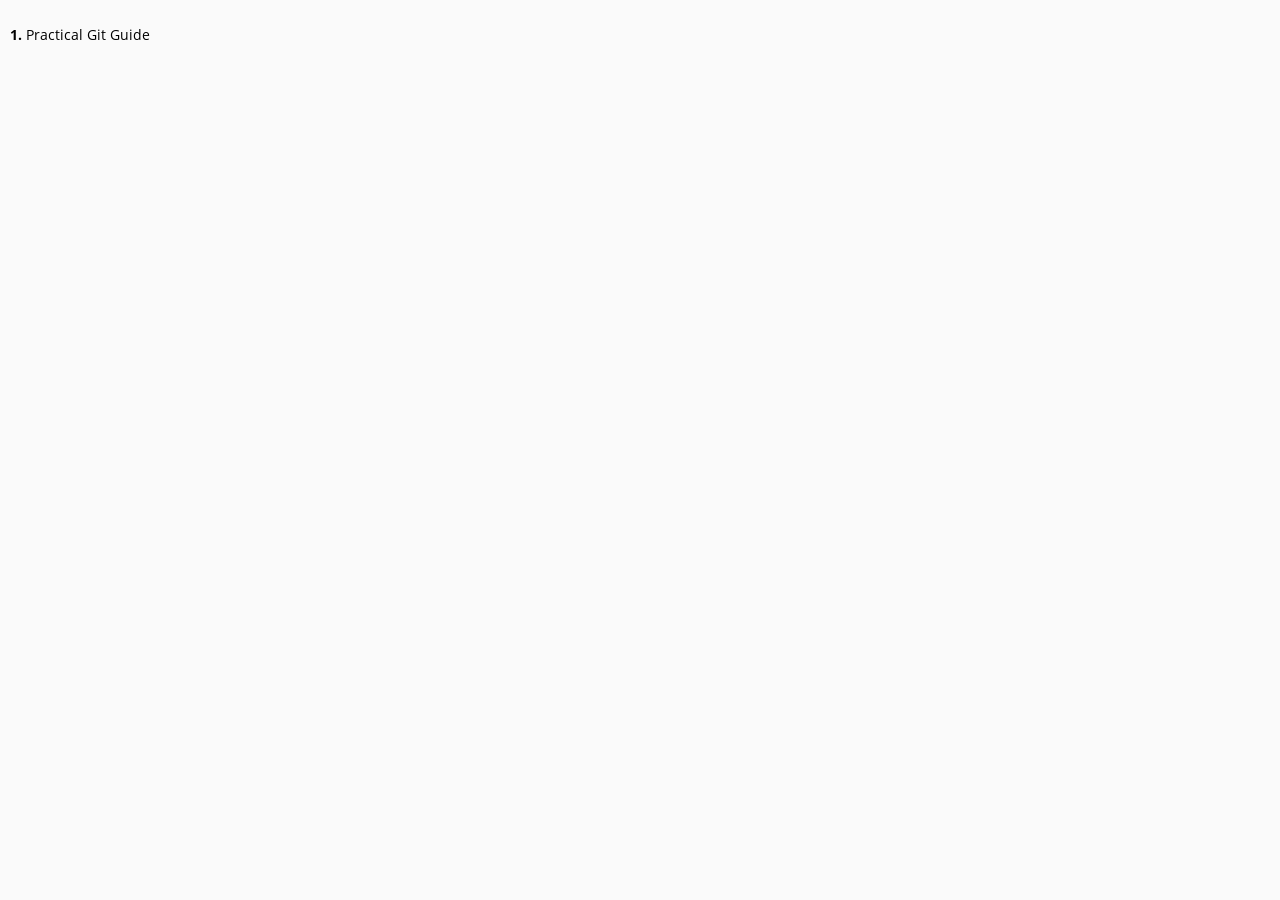
<file: toc.html>
<!DOCTYPE HTML>
<html lang="en" class="light" dir="ltr">
    <head>
        <!-- sidebar iframe generated using mdBook

        This is a frame, and not included directly in the page, to control the total size of the
        book. The TOC contains an entry for each page, so if each page includes a copy of the TOC,
        the total size of the page becomes O(n**2).

        The frame is only used as a fallback when JS is turned off. When it's on, the sidebar is
        instead added to the main page by `toc.js` instead. The JavaScript mode is better
        because, when running in a `file:///` URL, the iframed page would not be Same-Origin as
        the rest of the page, so the sidebar and the main page theme would fall out of sync.
        -->
        <meta charset="UTF-8">
        <meta name="robots" content="noindex">
        <!-- Custom HTML head -->
        <meta name="viewport" content="width=device-width, initial-scale=1">
        <meta name="theme-color" content="#ffffff">
        <link rel="stylesheet" href="css/variables-8adf115d.css">
        <link rel="stylesheet" href="css/general-2459343d.css">
        <link rel="stylesheet" href="css/chrome-ae938929.css">
        <link rel="stylesheet" href="css/print-9e4910d8.css" media="print">
        <!-- Fonts -->
        <link rel="stylesheet" href="fonts/fonts-9644e21d.css">
        <!-- Custom theme stylesheets -->
        <link rel="stylesheet" href="src/custom-693425b3.css">
    </head>
    <body class="sidebar-iframe-inner">
        <ol class="chapter"><li class="chapter-item expanded "><span class="chapter-link-wrapper"><a href="book.html" target="_parent"><strong aria-hidden="true">1.</strong> Practical Git Guide</a></span></li></ol>
    </body>
</html>
</file>
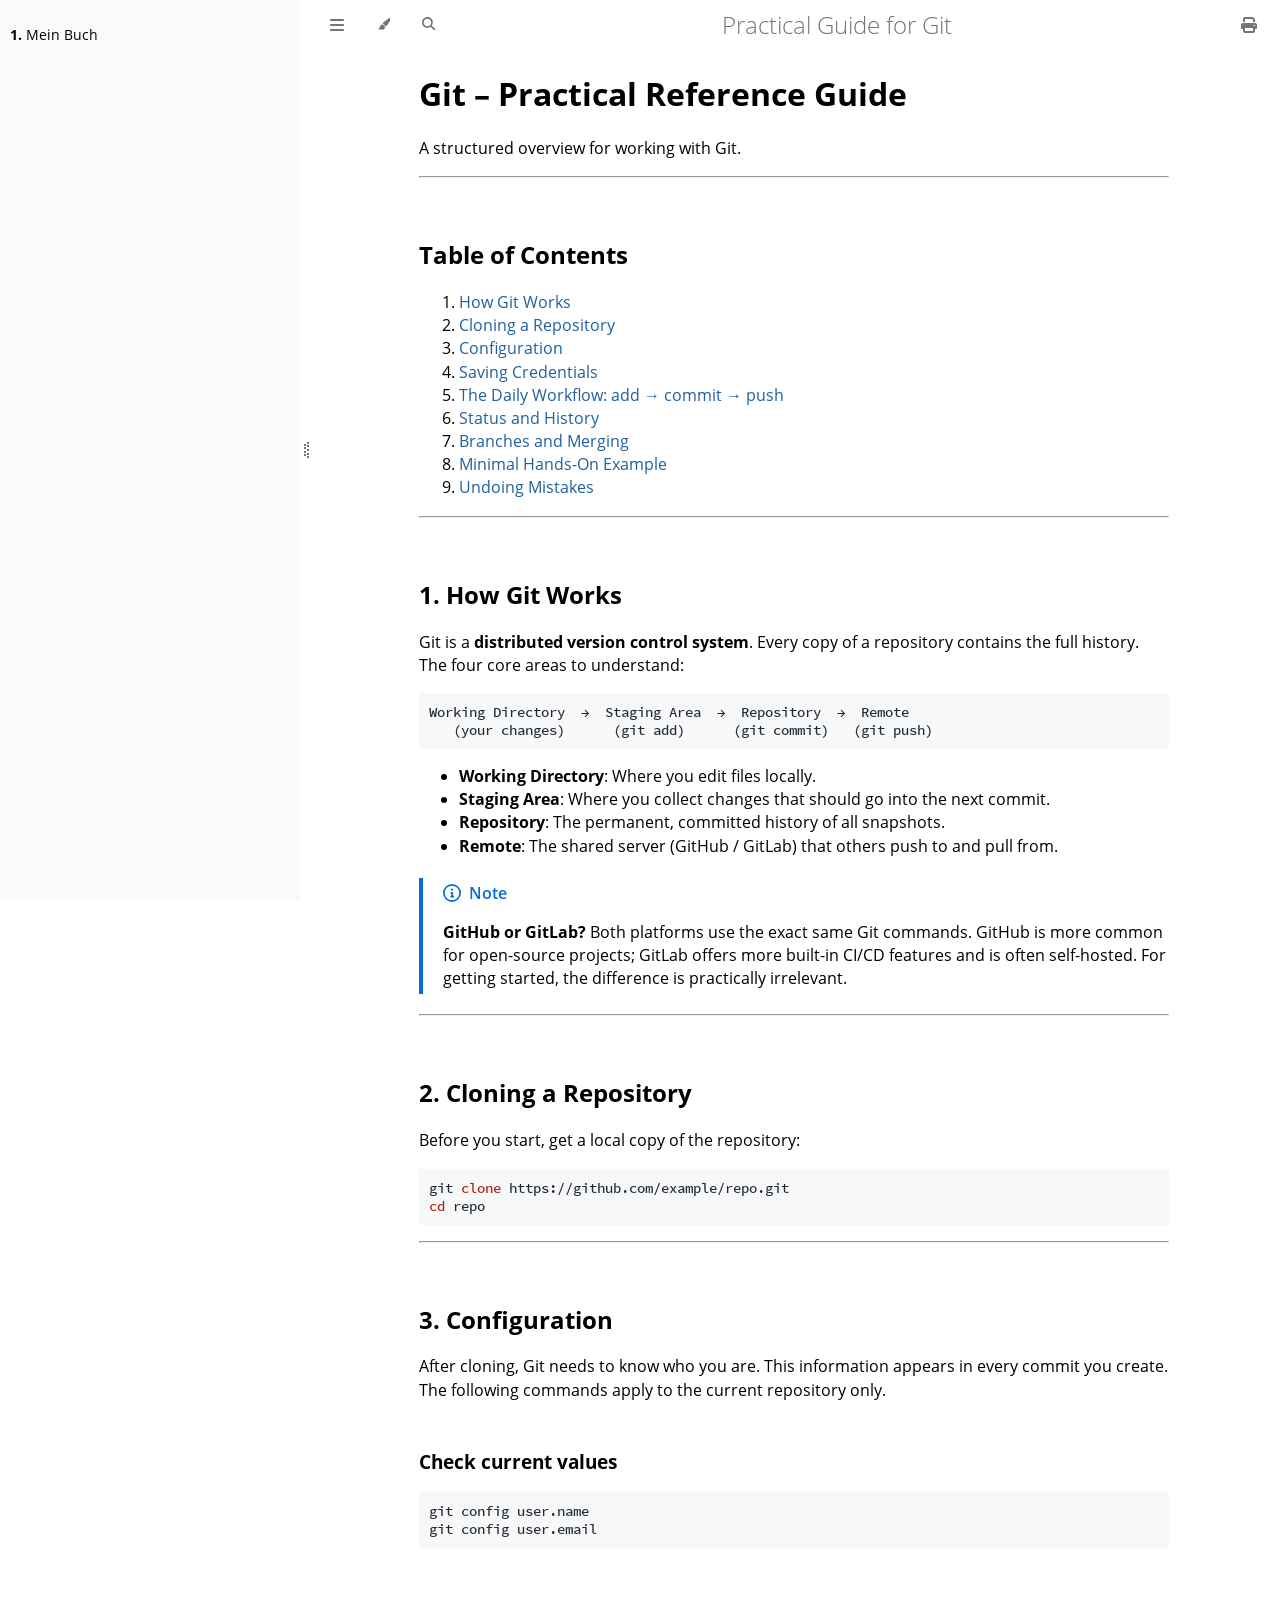
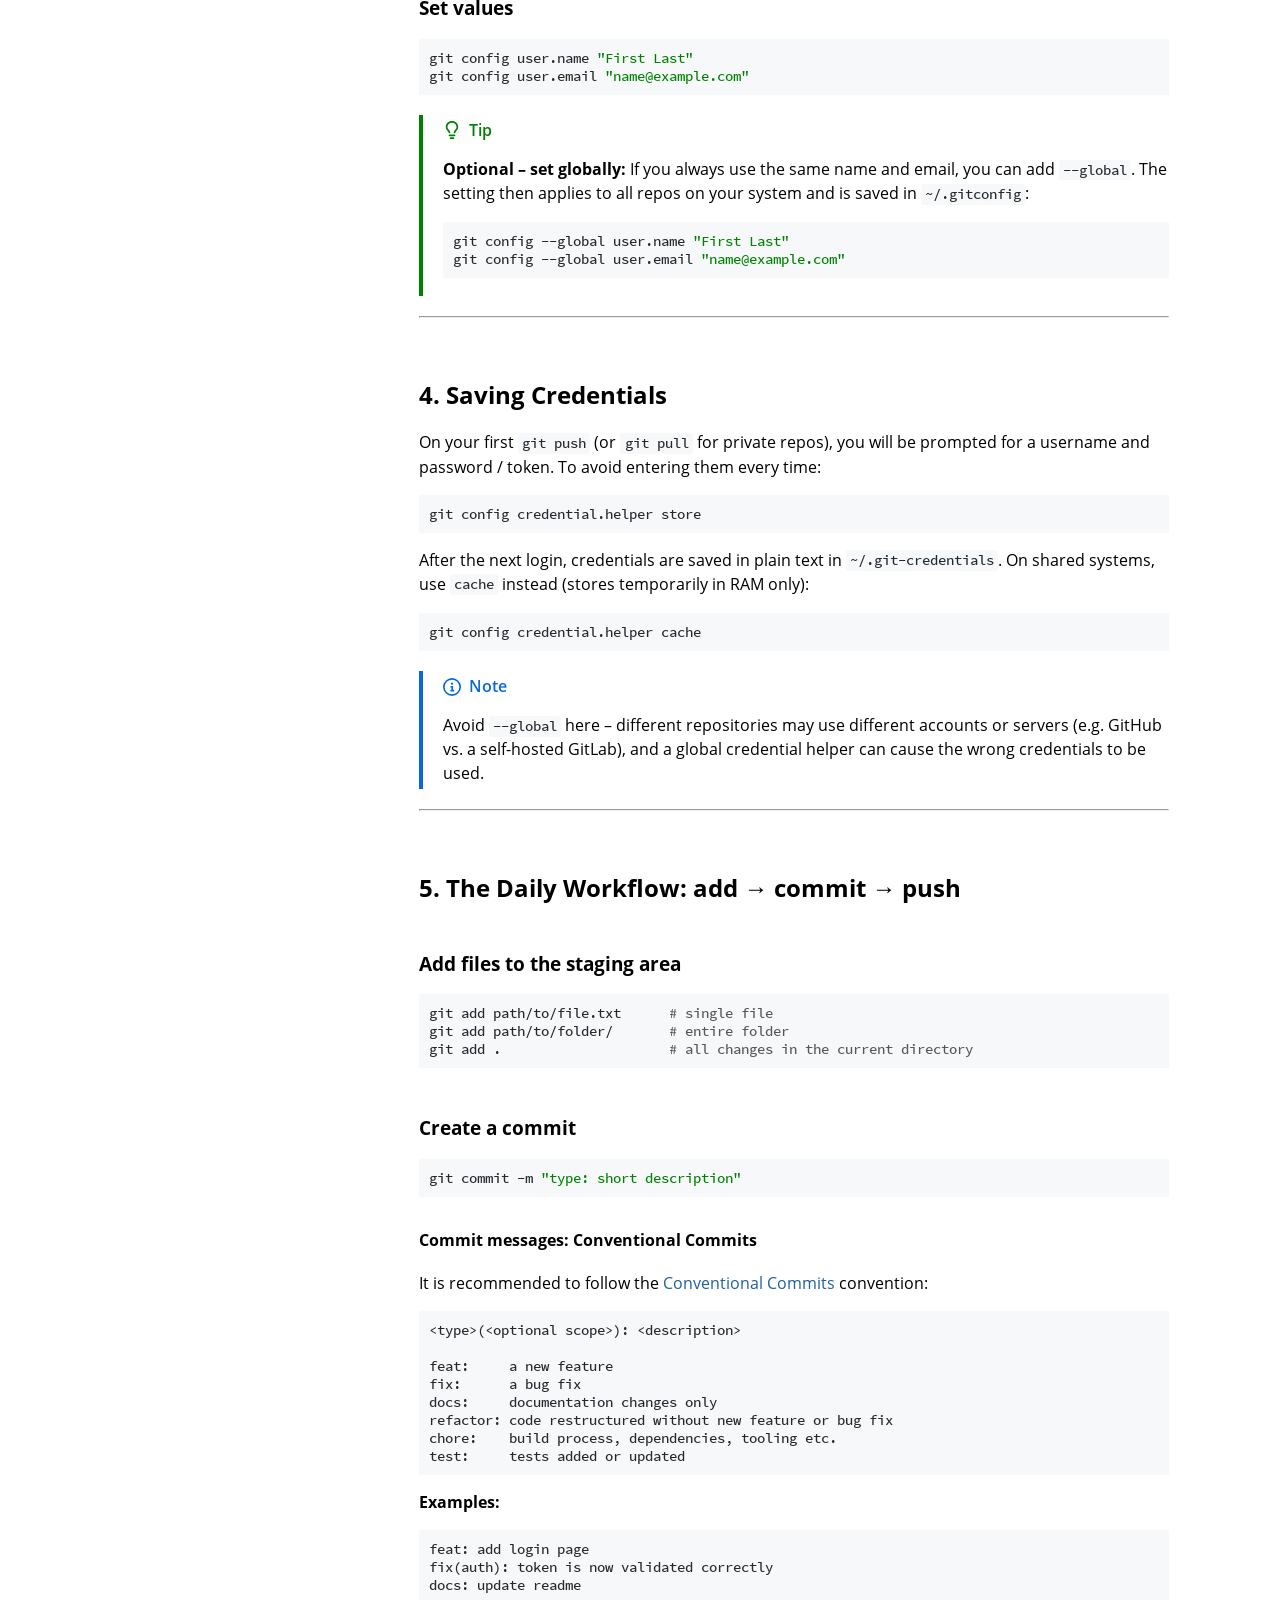
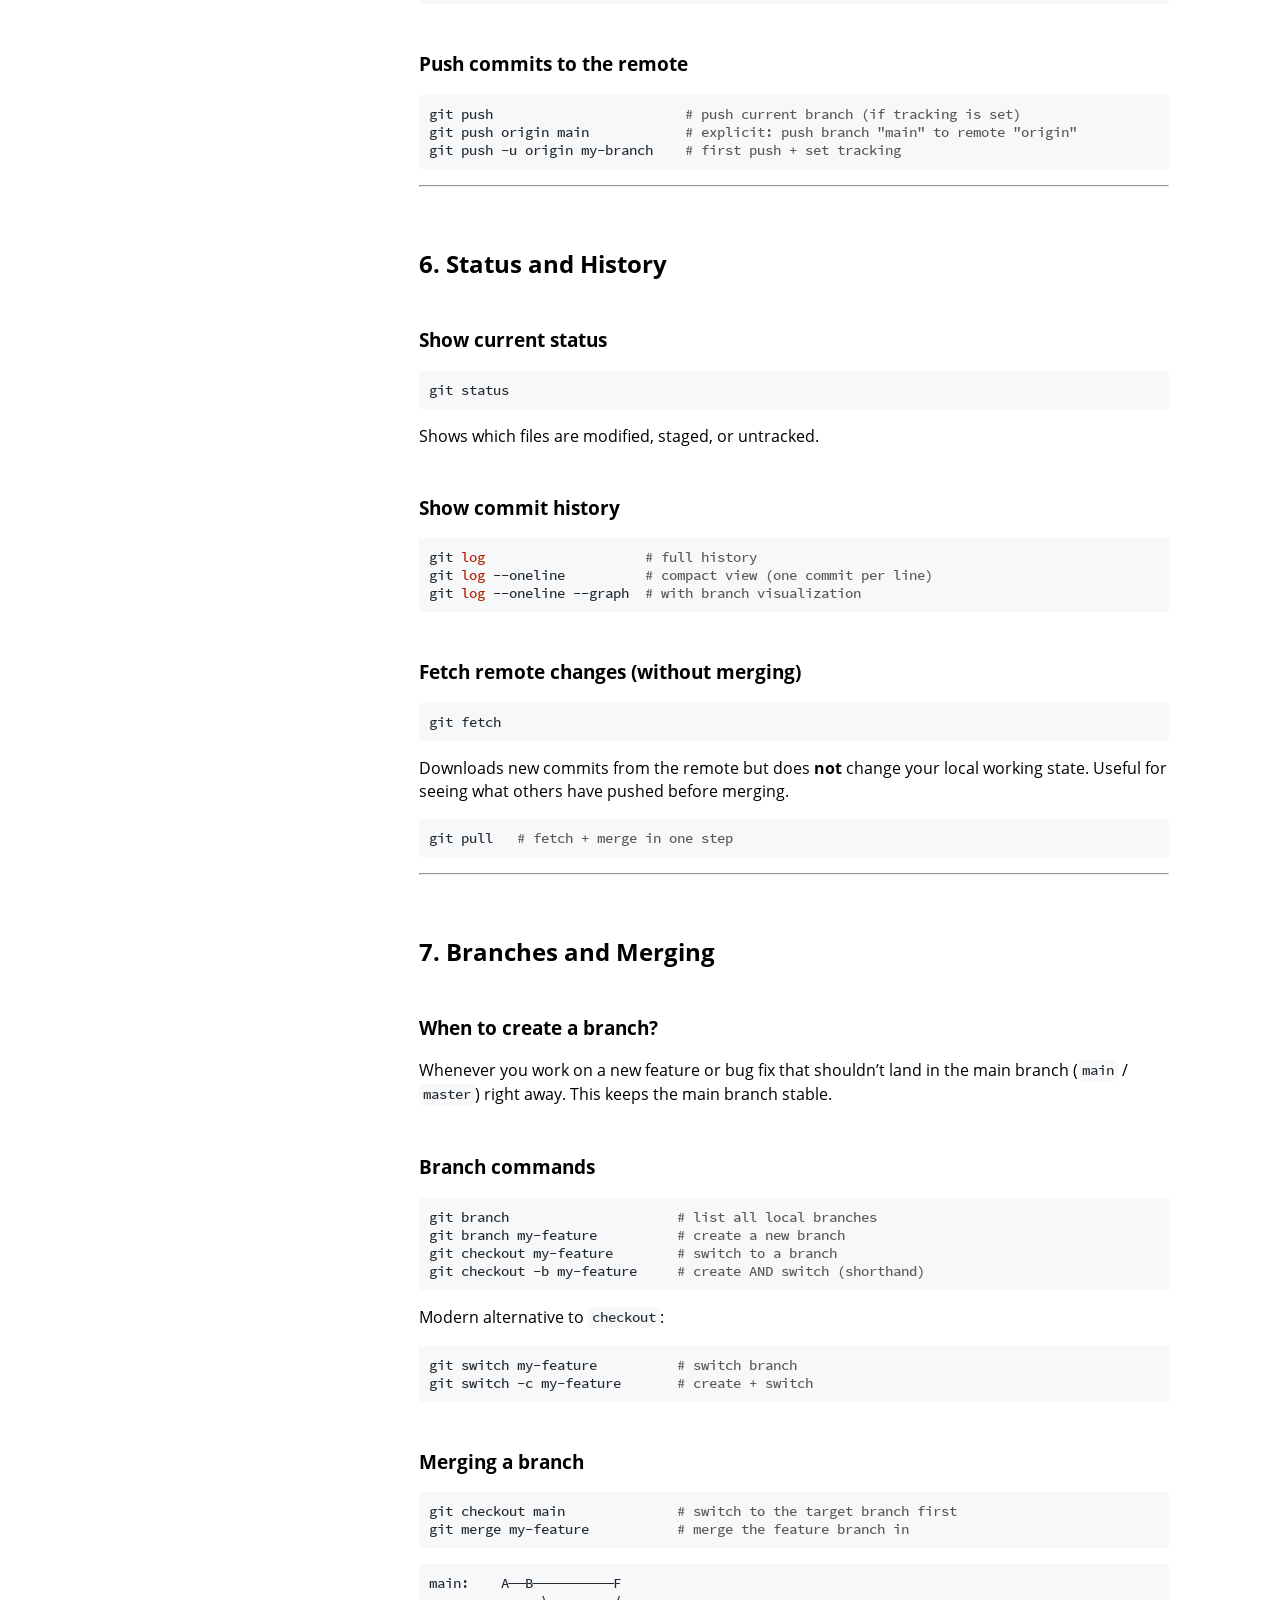
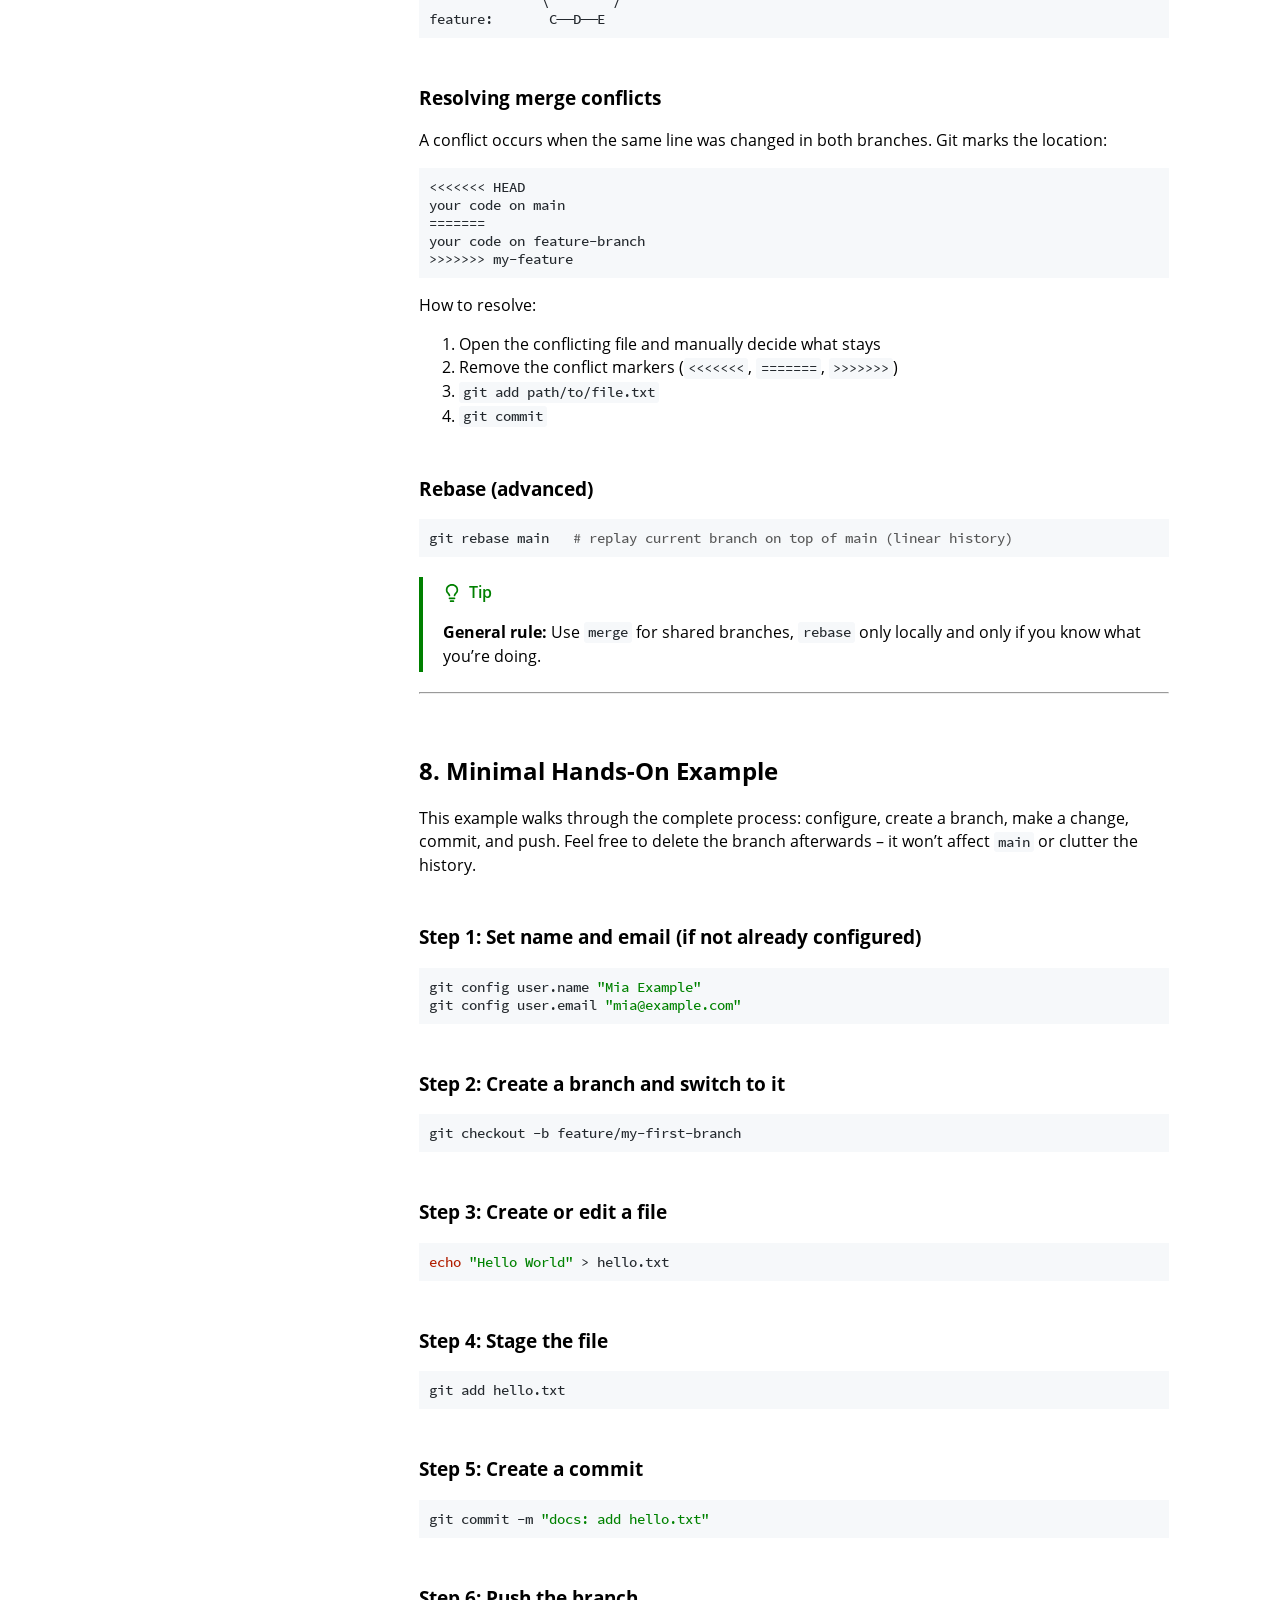
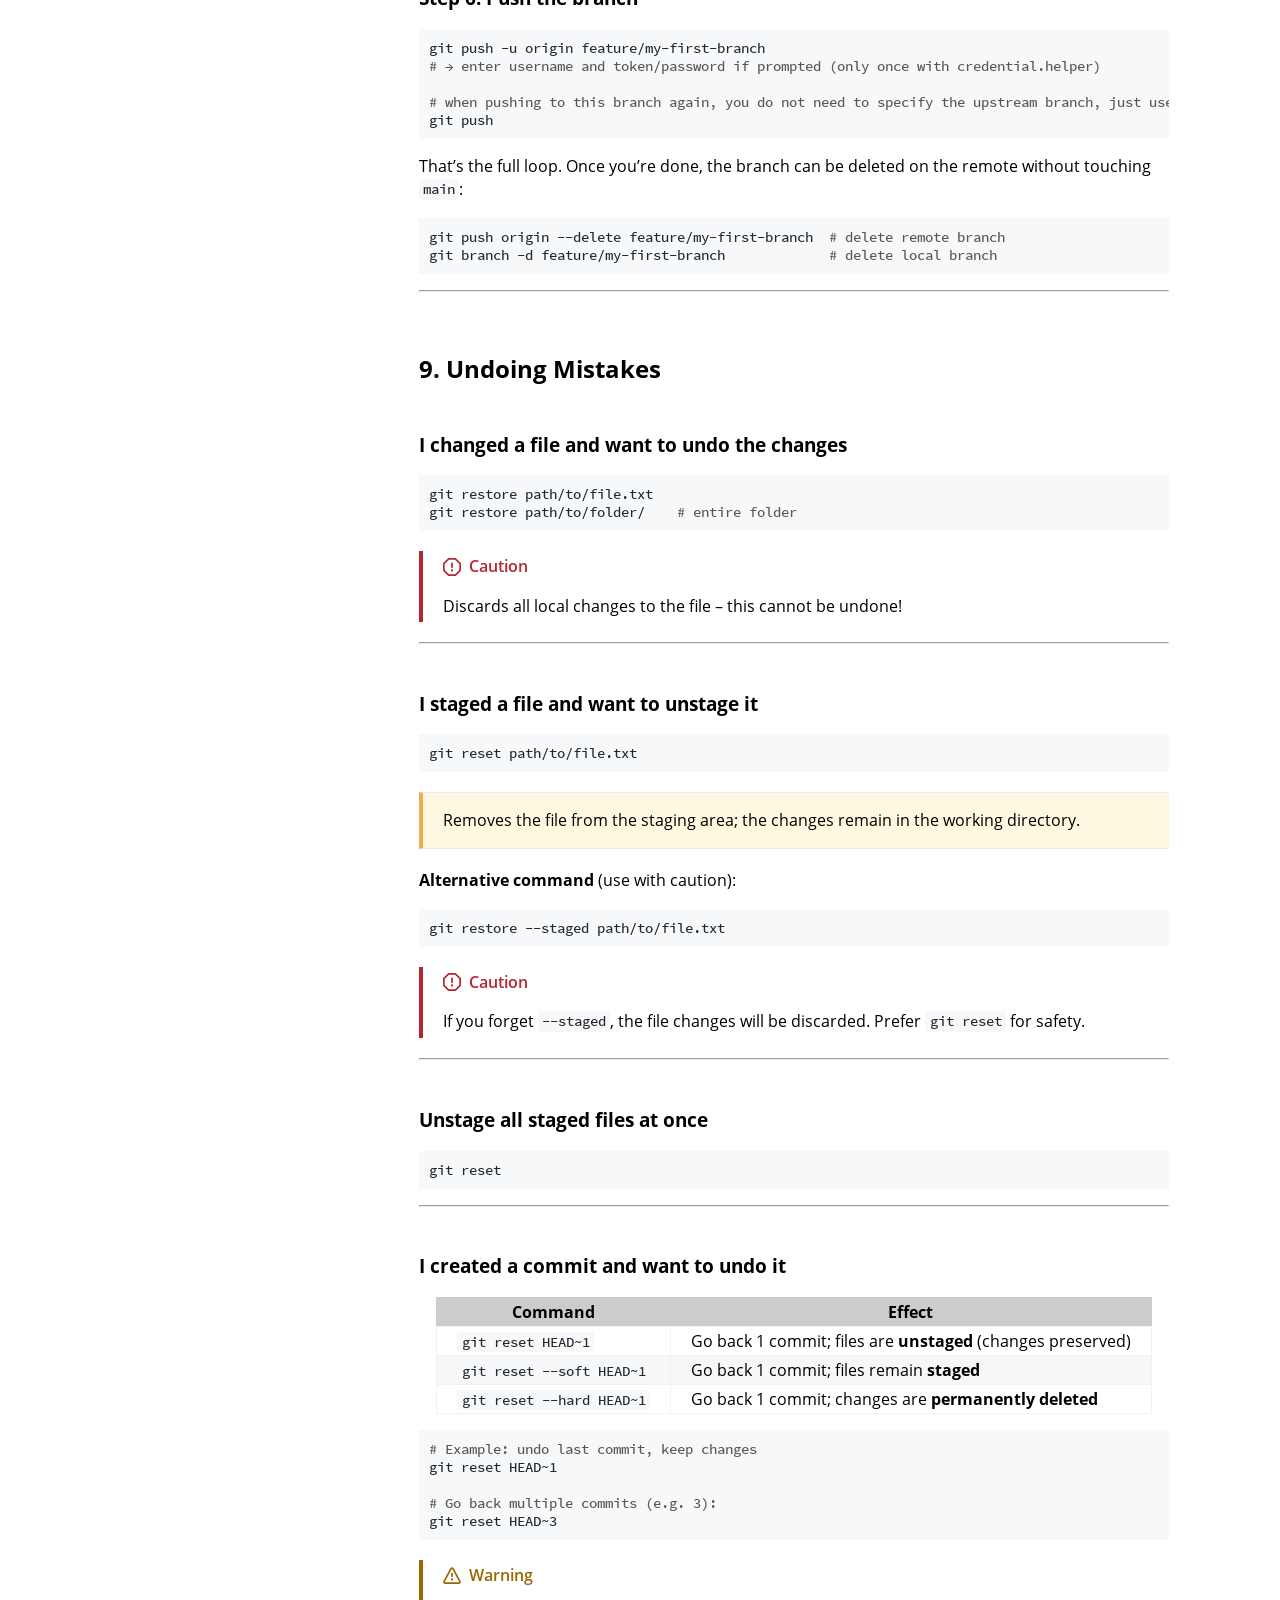
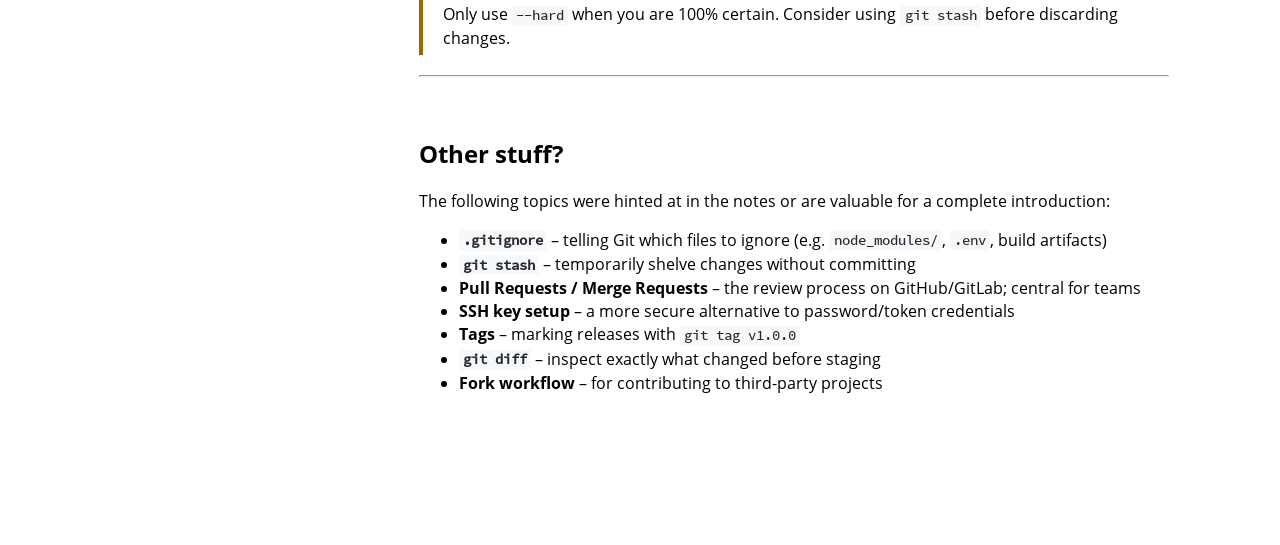
<file: git-reference/book/print.html>
<!DOCTYPE HTML>
<html lang="en" class="light sidebar-visible" dir="ltr">
    <head>
        <!-- Book generated using mdBook -->
        <meta charset="UTF-8">
        <title>Practical Guide for Git</title>
        <meta name="robots" content="noindex">


        <!-- Custom HTML head -->

        <meta name="description" content="">
        <meta name="viewport" content="width=device-width, initial-scale=1">
        <meta name="theme-color" content="#ffffff">

        <link rel="icon" href="favicon-de23e50b.svg">
        <link rel="shortcut icon" href="favicon-8114d1fc.png">
        <link rel="stylesheet" href="css/variables-8adf115d.css">
        <link rel="stylesheet" href="css/general-2459343d.css">
        <link rel="stylesheet" href="css/chrome-ae938929.css">
        <link rel="stylesheet" href="css/print-9e4910d8.css" media="print">

        <!-- Fonts -->
        <link rel="stylesheet" href="fonts/fonts-9644e21d.css">

        <!-- Highlight.js Stylesheets -->
        <link rel="stylesheet" id="mdbook-highlight-css" href="highlight-493f70e1.css">
        <link rel="stylesheet" id="mdbook-tomorrow-night-css" href="tomorrow-night-4c0ae647.css">
        <link rel="stylesheet" id="mdbook-ayu-highlight-css" href="ayu-highlight-3fdfc3ac.css">

        <!-- Custom theme stylesheets -->
        <link rel="stylesheet" href="src/custom-693425b3.css">


        <!-- Provide site root and default themes to javascript -->
        <script>
            const path_to_root = "";
            const default_light_theme = "light";
            const default_dark_theme = "navy";
            window.path_to_searchindex_js = "searchindex-320c02b3.js";
        </script>
        <!-- Start loading toc.js asap -->
        <script src="toc-c7a260e2.js"></script>
    </head>
    <body>
    <div id="mdbook-help-container">
        <div id="mdbook-help-popup">
            <h2 class="mdbook-help-title">Keyboard shortcuts</h2>
            <div>
                <p>Press <kbd>←</kbd> or <kbd>→</kbd> to navigate between chapters</p>
                <p>Press <kbd>S</kbd> or <kbd>/</kbd> to search in the book</p>
                <p>Press <kbd>?</kbd> to show this help</p>
                <p>Press <kbd>Esc</kbd> to hide this help</p>
            </div>
        </div>
    </div>
    <div id="mdbook-body-container">
        <!-- Work around some values being stored in localStorage wrapped in quotes -->
        <script>
            try {
                let theme = localStorage.getItem('mdbook-theme');
                let sidebar = localStorage.getItem('mdbook-sidebar');

                if (theme.startsWith('"') && theme.endsWith('"')) {
                    localStorage.setItem('mdbook-theme', theme.slice(1, theme.length - 1));
                }

                if (sidebar.startsWith('"') && sidebar.endsWith('"')) {
                    localStorage.setItem('mdbook-sidebar', sidebar.slice(1, sidebar.length - 1));
                }
            } catch (e) { }
        </script>

        <!-- Set the theme before any content is loaded, prevents flash -->
        <script>
            const default_theme = window.matchMedia("(prefers-color-scheme: dark)").matches ? default_dark_theme : default_light_theme;
            let theme;
            try { theme = localStorage.getItem('mdbook-theme'); } catch(e) { }
            if (theme === null || theme === undefined) { theme = default_theme; }
            const html = document.documentElement;
            html.classList.remove('light')
            html.classList.add(theme);
            html.classList.add("js");
        </script>

        <input type="checkbox" id="mdbook-sidebar-toggle-anchor" class="hidden">

        <!-- Hide / unhide sidebar before it is displayed -->
        <script>
            let sidebar = null;
            const sidebar_toggle = document.getElementById("mdbook-sidebar-toggle-anchor");
            if (document.body.clientWidth >= 1080) {
                try { sidebar = localStorage.getItem('mdbook-sidebar'); } catch(e) { }
                sidebar = sidebar || 'visible';
            } else {
                sidebar = 'hidden';
                sidebar_toggle.checked = false;
            }
            if (sidebar === 'visible') {
                sidebar_toggle.checked = true;
            } else {
                html.classList.remove('sidebar-visible');
            }
        </script>

        <nav id="mdbook-sidebar" class="sidebar" aria-label="Table of contents">
            <!-- populated by js -->
            <mdbook-sidebar-scrollbox class="sidebar-scrollbox"></mdbook-sidebar-scrollbox>
            <noscript>
                <iframe class="sidebar-iframe-outer" src="toc.html"></iframe>
            </noscript>
            <div id="mdbook-sidebar-resize-handle" class="sidebar-resize-handle">
                <div class="sidebar-resize-indicator"></div>
            </div>
        </nav>

        <div id="mdbook-page-wrapper" class="page-wrapper">

            <div class="page">
                <div id="mdbook-menu-bar-hover-placeholder"></div>
                <div id="mdbook-menu-bar" class="menu-bar sticky">
                    <div class="left-buttons">
                        <label id="mdbook-sidebar-toggle" class="icon-button" for="mdbook-sidebar-toggle-anchor" title="Toggle Table of Contents" aria-label="Toggle Table of Contents" aria-controls="mdbook-sidebar">
                            <span class=fa-svg><svg xmlns="http://www.w3.org/2000/svg" viewBox="0 0 448 512"><!--! Font Awesome Free 6.2.0 by @fontawesome - https://fontawesome.com License - https://fontawesome.com/license/free (Icons: CC BY 4.0, Fonts: SIL OFL 1.1, Code: MIT License) Copyright 2022 Fonticons, Inc. --><path d="M0 96C0 78.3 14.3 64 32 64H416c17.7 0 32 14.3 32 32s-14.3 32-32 32H32C14.3 128 0 113.7 0 96zM0 256c0-17.7 14.3-32 32-32H416c17.7 0 32 14.3 32 32s-14.3 32-32 32H32c-17.7 0-32-14.3-32-32zM448 416c0 17.7-14.3 32-32 32H32c-17.7 0-32-14.3-32-32s14.3-32 32-32H416c17.7 0 32 14.3 32 32z"/></svg></span>
                        </label>
                        <button id="mdbook-theme-toggle" class="icon-button" type="button" title="Change theme" aria-label="Change theme" aria-haspopup="true" aria-expanded="false" aria-controls="mdbook-theme-list">
                            <span class=fa-svg><svg xmlns="http://www.w3.org/2000/svg" viewBox="0 0 576 512"><!--! Font Awesome Free 6.2.0 by @fontawesome - https://fontawesome.com License - https://fontawesome.com/license/free (Icons: CC BY 4.0, Fonts: SIL OFL 1.1, Code: MIT License) Copyright 2022 Fonticons, Inc. --><path d="M371.3 367.1c27.3-3.9 51.9-19.4 67.2-42.9L600.2 74.1c12.6-19.5 9.4-45.3-7.6-61.2S549.7-4.4 531.1 9.6L294.4 187.2c-24 18-38.2 46.1-38.4 76.1L371.3 367.1zm-19.6 25.4l-116-104.4C175.9 290.3 128 339.6 128 400c0 3.9 .2 7.8 .6 11.6c1.8 17.5-10.2 36.4-27.8 36.4H96c-17.7 0-32 14.3-32 32s14.3 32 32 32H240c61.9 0 112-50.1 112-112c0-2.5-.1-5-.2-7.5z"/></svg></span>
                        </button>
                        <ul id="mdbook-theme-list" class="theme-popup" aria-label="Themes" role="menu">
                            <li role="none"><button role="menuitem" class="theme" id="mdbook-theme-default_theme">Auto</button></li>
                            <li role="none"><button role="menuitem" class="theme" id="mdbook-theme-light">Light</button></li>
                            <li role="none"><button role="menuitem" class="theme" id="mdbook-theme-rust">Rust</button></li>
                            <li role="none"><button role="menuitem" class="theme" id="mdbook-theme-coal">Coal</button></li>
                            <li role="none"><button role="menuitem" class="theme" id="mdbook-theme-navy">Navy</button></li>
                            <li role="none"><button role="menuitem" class="theme" id="mdbook-theme-ayu">Ayu</button></li>
                        </ul>
                        <button id="mdbook-search-toggle" class="icon-button" type="button" title="Search (`/`)" aria-label="Toggle Searchbar" aria-expanded="false" aria-keyshortcuts="/ s" aria-controls="mdbook-searchbar">
                            <span class=fa-svg><svg xmlns="http://www.w3.org/2000/svg" viewBox="0 0 512 512"><!--! Font Awesome Free 6.2.0 by @fontawesome - https://fontawesome.com License - https://fontawesome.com/license/free (Icons: CC BY 4.0, Fonts: SIL OFL 1.1, Code: MIT License) Copyright 2022 Fonticons, Inc. --><path d="M416 208c0 45.9-14.9 88.3-40 122.7L502.6 457.4c12.5 12.5 12.5 32.8 0 45.3s-32.8 12.5-45.3 0L330.7 376c-34.4 25.2-76.8 40-122.7 40C93.1 416 0 322.9 0 208S93.1 0 208 0S416 93.1 416 208zM208 352c79.5 0 144-64.5 144-144s-64.5-144-144-144S64 128.5 64 208s64.5 144 144 144z"/></svg></span>
                        </button>
                    </div>

                    <h1 class="menu-title">Practical Guide for Git</h1>

                    <div class="right-buttons">
                        <a href="print.html" title="Print this book" aria-label="Print this book">
                            <span class=fa-svg id="print-button"><svg xmlns="http://www.w3.org/2000/svg" viewBox="0 0 512 512"><!--! Font Awesome Free 6.2.0 by @fontawesome - https://fontawesome.com License - https://fontawesome.com/license/free (Icons: CC BY 4.0, Fonts: SIL OFL 1.1, Code: MIT License) Copyright 2022 Fonticons, Inc. --><path d="M128 0C92.7 0 64 28.7 64 64v96h64V64H354.7L384 93.3V160h64V93.3c0-17-6.7-33.3-18.7-45.3L400 18.7C388 6.7 371.7 0 354.7 0H128zM384 352v32 64H128V384 368 352H384zm64 32h32c17.7 0 32-14.3 32-32V256c0-35.3-28.7-64-64-64H64c-35.3 0-64 28.7-64 64v96c0 17.7 14.3 32 32 32H64v64c0 35.3 28.7 64 64 64H384c35.3 0 64-28.7 64-64V384zm-16-88c-13.3 0-24-10.7-24-24s10.7-24 24-24s24 10.7 24 24s-10.7 24-24 24z"/></svg></span>
                        </a>

                    </div>
                </div>

                <div id="mdbook-search-wrapper" class="hidden">
                    <form id="mdbook-searchbar-outer" class="searchbar-outer">
                        <div class="search-wrapper">
                            <input type="search" id="mdbook-searchbar" name="searchbar" placeholder="Search this book ..." aria-controls="mdbook-searchresults-outer" aria-describedby="searchresults-header">
                            <div class="spinner-wrapper">
                                <span class=fa-svg id="fa-spin"><svg xmlns="http://www.w3.org/2000/svg" viewBox="0 0 512 512"><!--! Font Awesome Free 6.2.0 by @fontawesome - https://fontawesome.com License - https://fontawesome.com/license/free (Icons: CC BY 4.0, Fonts: SIL OFL 1.1, Code: MIT License) Copyright 2022 Fonticons, Inc. --><path d="M304 48c0-26.5-21.5-48-48-48s-48 21.5-48 48s21.5 48 48 48s48-21.5 48-48zm0 416c0-26.5-21.5-48-48-48s-48 21.5-48 48s21.5 48 48 48s48-21.5 48-48zM48 304c26.5 0 48-21.5 48-48s-21.5-48-48-48s-48 21.5-48 48s21.5 48 48 48zm464-48c0-26.5-21.5-48-48-48s-48 21.5-48 48s21.5 48 48 48s48-21.5 48-48zM142.9 437c18.7-18.7 18.7-49.1 0-67.9s-49.1-18.7-67.9 0s-18.7 49.1 0 67.9s49.1 18.7 67.9 0zm0-294.2c18.7-18.7 18.7-49.1 0-67.9S93.7 56.2 75 75s-18.7 49.1 0 67.9s49.1 18.7 67.9 0zM369.1 437c18.7 18.7 49.1 18.7 67.9 0s18.7-49.1 0-67.9s-49.1-18.7-67.9 0s-18.7 49.1 0 67.9z"/></svg></span>
                            </div>
                        </div>
                    </form>
                    <div id="mdbook-searchresults-outer" class="searchresults-outer hidden">
                        <div id="mdbook-searchresults-header" class="searchresults-header"></div>
                        <ul id="mdbook-searchresults">
                        </ul>
                    </div>
                </div>

                <!-- Apply ARIA attributes after the sidebar and the sidebar toggle button are added to the DOM -->
                <script>
                    document.getElementById('mdbook-sidebar-toggle').setAttribute('aria-expanded', sidebar === 'visible');
                    document.getElementById('mdbook-sidebar').setAttribute('aria-hidden', sidebar !== 'visible');
                    Array.from(document.querySelectorAll('#mdbook-sidebar a')).forEach(function(link) {
                        link.setAttribute('tabIndex', sidebar === 'visible' ? 0 : -1);
                    });
                </script>

                <div id="mdbook-content" class="content">
                    <main>
                        <h1 id="git--practical-reference-guide"><a class="header" href="#git--practical-reference-guide">Git – Practical Reference Guide</a></h1>
<p>A structured overview for working with Git.</p>
<hr>
<h2 id="table-of-contents"><a class="header" href="#table-of-contents">Table of Contents</a></h2>
<ol>
<li><a href="#1-how-git-works">How Git Works</a></li>
<li><a href="#2-cloning-a-repository">Cloning a Repository</a></li>
<li><a href="#3-configuration">Configuration</a></li>
<li><a href="#4-saving-credentials">Saving Credentials</a></li>
<li><a href="#5-the-daily-workflow-add--commit--push">The Daily Workflow: add → commit → push</a></li>
<li><a href="#6-status-and-history">Status and History</a></li>
<li><a href="#7-branches-and-merging">Branches and Merging</a></li>
<li><a href="#8-minimal-hands-on-example">Minimal Hands-On Example</a></li>
<li><a href="#9-undoing-mistakes">Undoing Mistakes</a></li>
</ol>
<hr>
<h2 id="1-how-git-works"><a class="header" href="#1-how-git-works">1. How Git Works</a></h2>
<p>Git is a <strong>distributed version control system</strong>. Every copy of a repository contains the full history. The four core areas to understand:</p>
<pre><code>Working Directory  →  Staging Area  →  Repository  →  Remote
   (your changes)      (git add)      (git commit)   (git push)
</code></pre>
<ul>
<li><strong>Working Directory</strong>: Where you edit files locally.</li>
<li><strong>Staging Area</strong>: Where you collect changes that should go into the next commit.</li>
<li><strong>Repository</strong>: The permanent, committed history of all snapshots.</li>
<li><strong>Remote</strong>: The shared server (GitHub / GitLab) that others push to and pull from.</li>
</ul>
<blockquote class="blockquote-tag blockquote-tag-note">
<p class="blockquote-tag-title"><svg viewbox="0 0 16 16" width="18" height="18"><path d="M0 8a8 8 0 1 1 16 0A8 8 0 0 1 0 8Zm8-6.5a6.5 6.5 0 1 0 0 13 6.5 6.5 0 0 0 0-13ZM6.5 7.75A.75.75 0 0 1 7.25 7h1a.75.75 0 0 1 .75.75v2.75h.25a.75.75 0 0 1 0 1.5h-2a.75.75 0 0 1 0-1.5h.25v-2h-.25a.75.75 0 0 1-.75-.75ZM8 6a1 1 0 1 1 0-2 1 1 0 0 1 0 2Z"></path></svg>Note</p>
<p><strong>GitHub or GitLab?</strong> Both platforms use the exact same Git commands. GitHub is more common for open-source projects; GitLab offers more built-in CI/CD features and is often self-hosted. For getting started, the difference is practically irrelevant.</p>
</blockquote>
<hr>
<h2 id="2-cloning-a-repository"><a class="header" href="#2-cloning-a-repository">2. Cloning a Repository</a></h2>
<p>Before you start, get a local copy of the repository:</p>
<pre><code class="language-bash">git clone https://github.com/example/repo.git
cd repo
</code></pre>
<hr>
<h2 id="3-configuration"><a class="header" href="#3-configuration">3. Configuration</a></h2>
<p>After cloning, Git needs to know who you are. This information appears in every commit you create. The following commands apply to the current repository only.</p>
<h3 id="check-current-values"><a class="header" href="#check-current-values">Check current values</a></h3>
<pre><code class="language-bash">git config user.name
git config user.email
</code></pre>
<h3 id="set-values"><a class="header" href="#set-values">Set values</a></h3>
<pre><code class="language-bash">git config user.name "First Last"
git config user.email "name@example.com"
</code></pre>
<blockquote class="blockquote-tag blockquote-tag-tip">
<p class="blockquote-tag-title"><svg viewbox="0 0 16 16" width="18" height="18"><path d="M8 1.5c-2.363 0-4 1.69-4 3.75 0 .984.424 1.625.984 2.304l.214.253c.223.264.47.556.673.848.284.411.537.896.621 1.49a.75.75 0 0 1-1.484.211c-.04-.282-.163-.547-.37-.847a8.456 8.456 0 0 0-.542-.68c-.084-.1-.173-.205-.268-.32C3.201 7.75 2.5 6.766 2.5 5.25 2.5 2.31 4.863 0 8 0s5.5 2.31 5.5 5.25c0 1.516-.701 2.5-1.328 3.259-.095.115-.184.22-.268.319-.207.245-.383.453-.541.681-.208.3-.33.565-.37.847a.751.751 0 0 1-1.485-.212c.084-.593.337-1.078.621-1.489.203-.292.45-.584.673-.848.075-.088.147-.173.213-.253.561-.679.985-1.32.985-2.304 0-2.06-1.637-3.75-4-3.75ZM5.75 12h4.5a.75.75 0 0 1 0 1.5h-4.5a.75.75 0 0 1 0-1.5ZM6 15.25a.75.75 0 0 1 .75-.75h2.5a.75.75 0 0 1 0 1.5h-2.5a.75.75 0 0 1-.75-.75Z"></path></svg>Tip</p>
<p><strong>Optional – set globally:</strong> If you always use the same name and email, you can add <code>--global</code>. The setting then applies to all repos on your system and is saved in <code>~/.gitconfig</code>:</p>
<pre><code class="language-bash">git config --global user.name "First Last"
git config --global user.email "name@example.com"
</code></pre>
</blockquote>
<hr>
<h2 id="4-saving-credentials"><a class="header" href="#4-saving-credentials">4. Saving Credentials</a></h2>
<p>On your first <code>git push</code> (or <code>git pull</code> for private repos), you will be prompted for a username and password / token. To avoid entering them every time:</p>
<pre><code class="language-bash">git config credential.helper store
</code></pre>
<p>After the next login, credentials are saved in plain text in <code>~/.git-credentials</code>. On shared systems, use <code>cache</code> instead (stores temporarily in RAM only):</p>
<pre><code class="language-bash">git config credential.helper cache
</code></pre>
<blockquote class="blockquote-tag blockquote-tag-note">
<p class="blockquote-tag-title"><svg viewbox="0 0 16 16" width="18" height="18"><path d="M0 8a8 8 0 1 1 16 0A8 8 0 0 1 0 8Zm8-6.5a6.5 6.5 0 1 0 0 13 6.5 6.5 0 0 0 0-13ZM6.5 7.75A.75.75 0 0 1 7.25 7h1a.75.75 0 0 1 .75.75v2.75h.25a.75.75 0 0 1 0 1.5h-2a.75.75 0 0 1 0-1.5h.25v-2h-.25a.75.75 0 0 1-.75-.75ZM8 6a1 1 0 1 1 0-2 1 1 0 0 1 0 2Z"></path></svg>Note</p>
<p>Avoid <code>--global</code> here – different repositories may use different accounts or servers (e.g. GitHub vs. a self-hosted GitLab), and a global credential helper can cause the wrong credentials to be used.</p>
</blockquote>
<hr>
<h2 id="5-the-daily-workflow-add--commit--push"><a class="header" href="#5-the-daily-workflow-add--commit--push">5. The Daily Workflow: add → commit → push</a></h2>
<h3 id="add-files-to-the-staging-area"><a class="header" href="#add-files-to-the-staging-area">Add files to the staging area</a></h3>
<pre><code class="language-bash">git add path/to/file.txt      # single file
git add path/to/folder/       # entire folder
git add .                     # all changes in the current directory
</code></pre>
<h3 id="create-a-commit"><a class="header" href="#create-a-commit">Create a commit</a></h3>
<pre><code class="language-bash">git commit -m "type: short description"
</code></pre>
<h4 id="commit-messages-conventional-commits"><a class="header" href="#commit-messages-conventional-commits">Commit messages: Conventional Commits</a></h4>
<p>It is recommended to follow the <a href="https://www.conventionalcommits.org/en/v1.0.0/">Conventional Commits</a> convention:</p>
<pre><code>&lt;type&gt;(&lt;optional scope&gt;): &lt;description&gt;

feat:     a new feature
fix:      a bug fix
docs:     documentation changes only
refactor: code restructured without new feature or bug fix
chore:    build process, dependencies, tooling etc.
test:     tests added or updated
</code></pre>
<p><strong>Examples:</strong></p>
<pre><code>feat: add login page
fix(auth): token is now validated correctly
docs: update readme
</code></pre>
<h3 id="push-commits-to-the-remote"><a class="header" href="#push-commits-to-the-remote">Push commits to the remote</a></h3>
<pre><code class="language-bash">git push                        # push current branch (if tracking is set)
git push origin main            # explicit: push branch "main" to remote "origin"
git push -u origin my-branch    # first push + set tracking
</code></pre>
<hr>
<h2 id="6-status-and-history"><a class="header" href="#6-status-and-history">6. Status and History</a></h2>
<h3 id="show-current-status"><a class="header" href="#show-current-status">Show current status</a></h3>
<pre><code class="language-bash">git status
</code></pre>
<p>Shows which files are modified, staged, or untracked.</p>
<h3 id="show-commit-history"><a class="header" href="#show-commit-history">Show commit history</a></h3>
<pre><code class="language-bash">git log                    # full history
git log --oneline          # compact view (one commit per line)
git log --oneline --graph  # with branch visualization
</code></pre>
<h3 id="fetch-remote-changes-without-merging"><a class="header" href="#fetch-remote-changes-without-merging">Fetch remote changes (without merging)</a></h3>
<pre><code class="language-bash">git fetch
</code></pre>
<p>Downloads new commits from the remote but does <strong>not</strong> change your local working state. Useful for seeing what others have pushed before merging.</p>
<pre><code class="language-bash">git pull   # fetch + merge in one step
</code></pre>
<hr>
<h2 id="7-branches-and-merging"><a class="header" href="#7-branches-and-merging">7. Branches and Merging</a></h2>
<h3 id="when-to-create-a-branch"><a class="header" href="#when-to-create-a-branch">When to create a branch?</a></h3>
<p>Whenever you work on a new feature or bug fix that shouldn’t land in the main branch (<code>main</code> / <code>master</code>) right away. This keeps the main branch stable.</p>
<h3 id="branch-commands"><a class="header" href="#branch-commands">Branch commands</a></h3>
<pre><code class="language-bash">git branch                     # list all local branches
git branch my-feature          # create a new branch
git checkout my-feature        # switch to a branch
git checkout -b my-feature     # create AND switch (shorthand)
</code></pre>
<p>Modern alternative to <code>checkout</code>:</p>
<pre><code class="language-bash">git switch my-feature          # switch branch
git switch -c my-feature       # create + switch
</code></pre>
<h3 id="merging-a-branch"><a class="header" href="#merging-a-branch">Merging a branch</a></h3>
<pre><code class="language-bash">git checkout main              # switch to the target branch first
git merge my-feature           # merge the feature branch in
</code></pre>
<pre><code>main:    A──B──────────F
              \        /
feature:       C──D──E
</code></pre>
<h3 id="resolving-merge-conflicts"><a class="header" href="#resolving-merge-conflicts">Resolving merge conflicts</a></h3>
<p>A conflict occurs when the same line was changed in both branches. Git marks the location:</p>
<pre><code>&lt;&lt;&lt;&lt;&lt;&lt;&lt; HEAD
your code on main
=======
your code on feature-branch
&gt;&gt;&gt;&gt;&gt;&gt;&gt; my-feature
</code></pre>
<p>How to resolve:</p>
<ol>
<li>Open the conflicting file and manually decide what stays</li>
<li>Remove the conflict markers (<code>&lt;&lt;&lt;&lt;&lt;&lt;&lt;</code>, <code>=======</code>, <code>&gt;&gt;&gt;&gt;&gt;&gt;&gt;</code>)</li>
<li><code>git add path/to/file.txt</code></li>
<li><code>git commit</code></li>
</ol>
<h3 id="rebase-advanced"><a class="header" href="#rebase-advanced">Rebase (advanced)</a></h3>
<pre><code class="language-bash">git rebase main   # replay current branch on top of main (linear history)
</code></pre>
<blockquote class="blockquote-tag blockquote-tag-tip">
<p class="blockquote-tag-title"><svg viewbox="0 0 16 16" width="18" height="18"><path d="M8 1.5c-2.363 0-4 1.69-4 3.75 0 .984.424 1.625.984 2.304l.214.253c.223.264.47.556.673.848.284.411.537.896.621 1.49a.75.75 0 0 1-1.484.211c-.04-.282-.163-.547-.37-.847a8.456 8.456 0 0 0-.542-.68c-.084-.1-.173-.205-.268-.32C3.201 7.75 2.5 6.766 2.5 5.25 2.5 2.31 4.863 0 8 0s5.5 2.31 5.5 5.25c0 1.516-.701 2.5-1.328 3.259-.095.115-.184.22-.268.319-.207.245-.383.453-.541.681-.208.3-.33.565-.37.847a.751.751 0 0 1-1.485-.212c.084-.593.337-1.078.621-1.489.203-.292.45-.584.673-.848.075-.088.147-.173.213-.253.561-.679.985-1.32.985-2.304 0-2.06-1.637-3.75-4-3.75ZM5.75 12h4.5a.75.75 0 0 1 0 1.5h-4.5a.75.75 0 0 1 0-1.5ZM6 15.25a.75.75 0 0 1 .75-.75h2.5a.75.75 0 0 1 0 1.5h-2.5a.75.75 0 0 1-.75-.75Z"></path></svg>Tip</p>
<p><strong>General rule:</strong> Use <code>merge</code> for shared branches, <code>rebase</code> only locally and only if you know what you’re doing.</p>
</blockquote>
<hr>
<h2 id="8-minimal-hands-on-example"><a class="header" href="#8-minimal-hands-on-example">8. Minimal Hands-On Example</a></h2>
<p>This example walks through the complete process: configure, create a branch, make a change, commit, and push. Feel free to delete the branch afterwards – it won’t affect <code>main</code> or clutter the history.</p>
<h3 id="step-1-set-name-and-email-if-not-already-configured"><a class="header" href="#step-1-set-name-and-email-if-not-already-configured">Step 1: Set name and email (if not already configured)</a></h3>
<pre><code class="language-bash">git config user.name "Mia Example"
git config user.email "mia@example.com"
</code></pre>
<h3 id="step-2-create-a-branch-and-switch-to-it"><a class="header" href="#step-2-create-a-branch-and-switch-to-it">Step 2: Create a branch and switch to it</a></h3>
<pre><code class="language-bash">git checkout -b feature/my-first-branch
</code></pre>
<h3 id="step-3-create-or-edit-a-file"><a class="header" href="#step-3-create-or-edit-a-file">Step 3: Create or edit a file</a></h3>
<pre><code class="language-bash">echo "Hello World" &gt; hello.txt
</code></pre>
<h3 id="step-4-stage-the-file"><a class="header" href="#step-4-stage-the-file">Step 4: Stage the file</a></h3>
<pre><code class="language-bash">git add hello.txt
</code></pre>
<h3 id="step-5-create-a-commit"><a class="header" href="#step-5-create-a-commit">Step 5: Create a commit</a></h3>
<pre><code class="language-bash">git commit -m "docs: add hello.txt"
</code></pre>
<h3 id="step-6-push-the-branch"><a class="header" href="#step-6-push-the-branch">Step 6: Push the branch</a></h3>
<pre><code class="language-bash">git push -u origin feature/my-first-branch
# → enter username and token/password if prompted (only once with credential.helper)

# when pushing to this branch again, you do not need to specify the upstream branch, just use:
git push
</code></pre>
<p>That’s the full loop. Once you’re done, the branch can be deleted on the remote without touching <code>main</code>:</p>
<pre><code class="language-bash">git push origin --delete feature/my-first-branch  # delete remote branch
git branch -d feature/my-first-branch             # delete local branch
</code></pre>
<hr>
<h2 id="9-undoing-mistakes"><a class="header" href="#9-undoing-mistakes">9. Undoing Mistakes</a></h2>
<h3 id="i-changed-a-file-and-want-to-undo-the-changes"><a class="header" href="#i-changed-a-file-and-want-to-undo-the-changes">I changed a file and want to undo the changes</a></h3>
<pre><code class="language-bash">git restore path/to/file.txt
git restore path/to/folder/    # entire folder
</code></pre>
<blockquote class="blockquote-tag blockquote-tag-caution">
<p class="blockquote-tag-title"><svg viewbox="0 0 16 16" width="18" height="18"><path d="M4.47.22A.749.749 0 0 1 5 0h6c.199 0 .389.079.53.22l4.25 4.25c.141.14.22.331.22.53v6a.749.749 0 0 1-.22.53l-4.25 4.25A.749.749 0 0 1 11 16H5a.749.749 0 0 1-.53-.22L.22 11.53A.749.749 0 0 1 0 11V5c0-.199.079-.389.22-.53Zm.84 1.28L1.5 5.31v5.38l3.81 3.81h5.38l3.81-3.81V5.31L10.69 1.5ZM8 4a.75.75 0 0 1 .75.75v3.5a.75.75 0 0 1-1.5 0v-3.5A.75.75 0 0 1 8 4Zm0 8a1 1 0 1 1 0-2 1 1 0 0 1 0 2Z"></path></svg>Caution</p>
<p>Discards all local changes to the file – this cannot be undone!</p>
</blockquote>
<hr>
<h3 id="i-staged-a-file-and-want-to-unstage-it"><a class="header" href="#i-staged-a-file-and-want-to-unstage-it">I staged a file and want to unstage it</a></h3>
<pre><code class="language-bash">git reset path/to/file.txt
</code></pre>
<blockquote>
<p>Removes the file from the staging area; the changes remain in the working directory.</p>
</blockquote>
<p><strong>Alternative command</strong> (use with caution):</p>
<pre><code class="language-bash">git restore --staged path/to/file.txt
</code></pre>
<blockquote class="blockquote-tag blockquote-tag-caution">
<p class="blockquote-tag-title"><svg viewbox="0 0 16 16" width="18" height="18"><path d="M4.47.22A.749.749 0 0 1 5 0h6c.199 0 .389.079.53.22l4.25 4.25c.141.14.22.331.22.53v6a.749.749 0 0 1-.22.53l-4.25 4.25A.749.749 0 0 1 11 16H5a.749.749 0 0 1-.53-.22L.22 11.53A.749.749 0 0 1 0 11V5c0-.199.079-.389.22-.53Zm.84 1.28L1.5 5.31v5.38l3.81 3.81h5.38l3.81-3.81V5.31L10.69 1.5ZM8 4a.75.75 0 0 1 .75.75v3.5a.75.75 0 0 1-1.5 0v-3.5A.75.75 0 0 1 8 4Zm0 8a1 1 0 1 1 0-2 1 1 0 0 1 0 2Z"></path></svg>Caution</p>
<p>If you forget <code>--staged</code>, the file changes will be discarded. Prefer <code>git reset</code> for safety.</p>
</blockquote>
<hr>
<h3 id="unstage-all-staged-files-at-once"><a class="header" href="#unstage-all-staged-files-at-once">Unstage all staged files at once</a></h3>
<pre><code class="language-bash">git reset
</code></pre>
<hr>
<h3 id="i-created-a-commit-and-want-to-undo-it"><a class="header" href="#i-created-a-commit-and-want-to-undo-it">I created a commit and want to undo it</a></h3>
<div class="table-wrapper">
<table>
<thead>
<tr><th>Command</th><th>Effect</th></tr>
</thead>
<tbody>
<tr><td><code>git reset HEAD~1</code></td><td>Go back 1 commit; files are <strong>unstaged</strong> (changes preserved)</td></tr>
<tr><td><code>git reset --soft HEAD~1</code></td><td>Go back 1 commit; files remain <strong>staged</strong></td></tr>
<tr><td><code>git reset --hard HEAD~1</code></td><td>Go back 1 commit; changes are <strong>permanently deleted</strong></td></tr>
</tbody>
</table>
</div>
<pre><code class="language-bash"># Example: undo last commit, keep changes
git reset HEAD~1

# Go back multiple commits (e.g. 3):
git reset HEAD~3
</code></pre>
<blockquote class="blockquote-tag blockquote-tag-warning">
<p class="blockquote-tag-title"><svg viewbox="0 0 16 16" width="18" height="18"><path d="M6.457 1.047c.659-1.234 2.427-1.234 3.086 0l6.082 11.378A1.75 1.75 0 0 1 14.082 15H1.918a1.75 1.75 0 0 1-1.543-2.575Zm1.763.707a.25.25 0 0 0-.44 0L1.698 13.132a.25.25 0 0 0 .22.368h12.164a.25.25 0 0 0 .22-.368Zm.53 3.996v2.5a.75.75 0 0 1-1.5 0v-2.5a.75.75 0 0 1 1.5 0ZM9 11a1 1 0 1 1-2 0 1 1 0 0 1 2 0Z"></path></svg>Warning</p>
<p>Only use <code>--hard</code> when you are 100% certain. Consider using <code>git stash</code> before discarding changes.</p>
</blockquote>
<hr>
<h2 id="other-stuff"><a class="header" href="#other-stuff">Other stuff?</a></h2>
<p>The following topics were hinted at in the notes or are valuable for a complete introduction:</p>
<ul>
<li><strong><code>.gitignore</code></strong> – telling Git which files to ignore (e.g. <code>node_modules/</code>, <code>.env</code>, build artifacts)</li>
<li><strong><code>git stash</code></strong> – temporarily shelve changes without committing</li>
<li><strong>Pull Requests / Merge Requests</strong> – the review process on GitHub/GitLab; central for teams</li>
<li><strong>SSH key setup</strong> – a more secure alternative to password/token credentials</li>
<li><strong>Tags</strong> – marking releases with <code>git tag v1.0.0</code></li>
<li><strong><code>git diff</code></strong> – inspect exactly what changed before staging</li>
<li><strong>Fork workflow</strong> – for contributing to third-party projects</li>
</ul>

                    </main>

                    <nav class="nav-wrapper" aria-label="Page navigation">
                        <!-- Mobile navigation buttons -->


                        <div style="clear: both"></div>
                    </nav>
                </div>
            </div>

            <nav class="nav-wide-wrapper" aria-label="Page navigation">

            </nav>

        </div>

        <template id=fa-eye><span class=fa-svg><svg xmlns="http://www.w3.org/2000/svg" viewBox="0 0 576 512"><!--! Font Awesome Free 6.2.0 by @fontawesome - https://fontawesome.com License - https://fontawesome.com/license/free (Icons: CC BY 4.0, Fonts: SIL OFL 1.1, Code: MIT License) Copyright 2022 Fonticons, Inc. --><path d="M288 32c-80.8 0-145.5 36.8-192.6 80.6C48.6 156 17.3 208 2.5 243.7c-3.3 7.9-3.3 16.7 0 24.6C17.3 304 48.6 356 95.4 399.4C142.5 443.2 207.2 480 288 480s145.5-36.8 192.6-80.6c46.8-43.5 78.1-95.4 93-131.1c3.3-7.9 3.3-16.7 0-24.6c-14.9-35.7-46.2-87.7-93-131.1C433.5 68.8 368.8 32 288 32zM432 256c0 79.5-64.5 144-144 144s-144-64.5-144-144s64.5-144 144-144s144 64.5 144 144zM288 192c0 35.3-28.7 64-64 64c-11.5 0-22.3-3-31.6-8.4c-.2 2.8-.4 5.5-.4 8.4c0 53 43 96 96 96s96-43 96-96s-43-96-96-96c-2.8 0-5.6 .1-8.4 .4c5.3 9.3 8.4 20.1 8.4 31.6z"/></svg></span></template>
        <template id=fa-eye-slash><span class=fa-svg><svg xmlns="http://www.w3.org/2000/svg" viewBox="0 0 640 512"><!--! Font Awesome Free 6.2.0 by @fontawesome - https://fontawesome.com License - https://fontawesome.com/license/free (Icons: CC BY 4.0, Fonts: SIL OFL 1.1, Code: MIT License) Copyright 2022 Fonticons, Inc. --><path d="M38.8 5.1C28.4-3.1 13.3-1.2 5.1 9.2S-1.2 34.7 9.2 42.9l592 464c10.4 8.2 25.5 6.3 33.7-4.1s6.3-25.5-4.1-33.7L525.6 386.7c39.6-40.6 66.4-86.1 79.9-118.4c3.3-7.9 3.3-16.7 0-24.6c-14.9-35.7-46.2-87.7-93-131.1C465.5 68.8 400.8 32 320 32c-68.2 0-125 26.3-169.3 60.8L38.8 5.1zM223.1 149.5C248.6 126.2 282.7 112 320 112c79.5 0 144 64.5 144 144c0 24.9-6.3 48.3-17.4 68.7L408 294.5c5.2-11.8 8-24.8 8-38.5c0-53-43-96-96-96c-2.8 0-5.6 .1-8.4 .4c5.3 9.3 8.4 20.1 8.4 31.6c0 10.2-2.4 19.8-6.6 28.3l-90.3-70.8zm223.1 298L373 389.9c-16.4 6.5-34.3 10.1-53 10.1c-79.5 0-144-64.5-144-144c0-6.9 .5-13.6 1.4-20.2L83.1 161.5C60.3 191.2 44 220.8 34.5 243.7c-3.3 7.9-3.3 16.7 0 24.6c14.9 35.7 46.2 87.7 93 131.1C174.5 443.2 239.2 480 320 480c47.8 0 89.9-12.9 126.2-32.5z"/></svg></span></template>
        <template id=fa-copy><span class=fa-svg><svg xmlns="http://www.w3.org/2000/svg" viewBox="0 0 512 512"><!--! Font Awesome Free 6.2.0 by @fontawesome - https://fontawesome.com License - https://fontawesome.com/license/free (Icons: CC BY 4.0, Fonts: SIL OFL 1.1, Code: MIT License) Copyright 2022 Fonticons, Inc. --><path d="M502.6 70.63l-61.25-61.25C435.4 3.371 427.2 0 418.7 0H255.1c-35.35 0-64 28.66-64 64l.0195 256C192 355.4 220.7 384 256 384h192c35.2 0 64-28.8 64-64V93.25C512 84.77 508.6 76.63 502.6 70.63zM464 320c0 8.836-7.164 16-16 16H255.1c-8.838 0-16-7.164-16-16L239.1 64.13c0-8.836 7.164-16 16-16h128L384 96c0 17.67 14.33 32 32 32h47.1V320zM272 448c0 8.836-7.164 16-16 16H63.1c-8.838 0-16-7.164-16-16L47.98 192.1c0-8.836 7.164-16 16-16H160V128H63.99c-35.35 0-64 28.65-64 64l.0098 256C.002 483.3 28.66 512 64 512h192c35.2 0 64-28.8 64-64v-32h-47.1L272 448z"/></svg></span></template>
        <template id=fa-play><span class=fa-svg><svg xmlns="http://www.w3.org/2000/svg" viewBox="0 0 384 512"><!--! Font Awesome Free 6.2.0 by @fontawesome - https://fontawesome.com License - https://fontawesome.com/license/free (Icons: CC BY 4.0, Fonts: SIL OFL 1.1, Code: MIT License) Copyright 2022 Fonticons, Inc. --><path d="M73 39c-14.8-9.1-33.4-9.4-48.5-.9S0 62.6 0 80V432c0 17.4 9.4 33.4 24.5 41.9s33.7 8.1 48.5-.9L361 297c14.3-8.7 23-24.2 23-41s-8.7-32.2-23-41L73 39z"/></svg></span></template>
        <template id=fa-clock-rotate-left><span class=fa-svg><svg xmlns="http://www.w3.org/2000/svg" viewBox="0 0 512 512"><!--! Font Awesome Free 6.2.0 by @fontawesome - https://fontawesome.com License - https://fontawesome.com/license/free (Icons: CC BY 4.0, Fonts: SIL OFL 1.1, Code: MIT License) Copyright 2022 Fonticons, Inc. --><path d="M75 75L41 41C25.9 25.9 0 36.6 0 57.9V168c0 13.3 10.7 24 24 24H134.1c21.4 0 32.1-25.9 17-41l-30.8-30.8C155 85.5 203 64 256 64c106 0 192 86 192 192s-86 192-192 192c-40.8 0-78.6-12.7-109.7-34.4c-14.5-10.1-34.4-6.6-44.6 7.9s-6.6 34.4 7.9 44.6C151.2 495 201.7 512 256 512c141.4 0 256-114.6 256-256S397.4 0 256 0C185.3 0 121.3 28.7 75 75zm181 53c-13.3 0-24 10.7-24 24V256c0 6.4 2.5 12.5 7 17l72 72c9.4 9.4 24.6 9.4 33.9 0s9.4-24.6 0-33.9l-65-65V152c0-13.3-10.7-24-24-24z"/></svg></span></template>



        <script>
            window.playground_copyable = true;
        </script>


        <script src="elasticlunr-ef4e11c1.min.js"></script>
        <script src="mark-09e88c2c.min.js"></script>
        <script src="searcher-c2a407aa.js"></script>

        <script src="clipboard-1626706a.min.js"></script>
        <script src="highlight-abc7f01d.js"></script>
        <script src="book-a0b12cfe.js"></script>

        <!-- Custom JS scripts -->

        <script>
        window.addEventListener('load', function() {
            window.setTimeout(window.print, 100);
        });
        </script>


    </div>
    </body>
</html>
</file>
<file: css/variables-8adf115d.css>
/* Globals */

:root {
    --sidebar-target-width: 300px;
    --sidebar-width: min(var(--sidebar-target-width), 80vw);
    --sidebar-resize-indicator-width: 8px;
    --sidebar-resize-indicator-space: 2px;
    --page-padding: 15px;
    --content-max-width: 750px;
    --menu-bar-height: 50px;
    --mono-font: "Source Code Pro", Consolas, "Ubuntu Mono", Menlo, "DejaVu Sans Mono", monospace, monospace;
    --code-font-size: 0.875em; /* please adjust the ace font size accordingly in editor.js */
    --searchbar-margin-block-start: 5px;
}

/* Themes */

.ayu {
    --bg: hsl(210, 25%, 8%);
    --fg: #c5c5c5;

    --sidebar-bg: #14191f;
    --sidebar-fg: #c8c9db;
    --sidebar-non-existant: #5c6773;
    --sidebar-active: #ffb454;
    --sidebar-spacer: #2d334f;

    --scrollbar: var(--sidebar-fg);

    --icons: #737480;
    --icons-hover: #b7b9cc;

    --links: #0096cf;

    --inline-code-color: #ffb454;

    --theme-popup-bg: #14191f;
    --theme-popup-border: #5c6773;
    --theme-hover: #191f26;

    --quote-bg: hsl(226, 15%, 17%);
    --quote-border: hsl(226, 15%, 22%);

    --warning-border: #ff8e00;

    --table-border-color: hsl(210, 25%, 13%);
    --table-header-bg: hsl(210, 25%, 28%);
    --table-alternate-bg: hsl(210, 25%, 11%);

    --searchbar-border-color: #848484;
    --searchbar-bg: #424242;
    --searchbar-fg: #fff;
    --searchbar-shadow-color: #d4c89f;
    --searchresults-header-fg: #666;
    --searchresults-border-color: #888;
    --searchresults-li-bg: #252932;
    --search-mark-bg: #e3b171;

    --color-scheme: dark;

    /* Same as `--icons` */
    --copy-button-filter: invert(45%) sepia(6%) saturate(621%) hue-rotate(198deg) brightness(99%) contrast(85%);
    /* Same as `--sidebar-active` */
    --copy-button-filter-hover: invert(68%) sepia(55%) saturate(531%) hue-rotate(341deg) brightness(104%) contrast(101%);

    --footnote-highlight: #2668a6;

    --overlay-bg: rgba(33, 40, 48, 0.4);

    --blockquote-note-color: #74b9ff;
    --blockquote-tip-color: #09ca09;
    --blockquote-important-color: #d3abff;
    --blockquote-warning-color: #f0b72f;
    --blockquote-caution-color: #f21424;

    --sidebar-header-border-color: #c18639;
}

.coal {
    --bg: hsl(200, 7%, 8%);
    --fg: #98a3ad;

    --sidebar-bg: #292c2f;
    --sidebar-fg: #a1adb8;
    --sidebar-non-existant: #505254;
    --sidebar-active: #3473ad;
    --sidebar-spacer: #393939;

    --scrollbar: var(--sidebar-fg);

    --icons: #43484d;
    --icons-hover: #b3c0cc;

    --links: #2b79a2;

    --inline-code-color: #c5c8c6;

    --theme-popup-bg: #141617;
    --theme-popup-border: #43484d;
    --theme-hover: #1f2124;

    --quote-bg: hsl(234, 21%, 18%);
    --quote-border: hsl(234, 21%, 23%);

    --warning-border: #ff8e00;

    --table-border-color: hsl(200, 7%, 13%);
    --table-header-bg: hsl(200, 7%, 28%);
    --table-alternate-bg: hsl(200, 7%, 11%);

    --searchbar-border-color: #aaa;
    --searchbar-bg: #b7b7b7;
    --searchbar-fg: #000;
    --searchbar-shadow-color: #aaa;
    --searchresults-header-fg: #666;
    --searchresults-border-color: #98a3ad;
    --searchresults-li-bg: #2b2b2f;
    --search-mark-bg: #355c7d;

    --color-scheme: dark;

    /* Same as `--icons` */
    --copy-button-filter: invert(26%) sepia(8%) saturate(575%) hue-rotate(169deg) brightness(87%) contrast(82%);
    /* Same as `--sidebar-active` */
    --copy-button-filter-hover: invert(36%) sepia(70%) saturate(503%) hue-rotate(167deg) brightness(98%) contrast(89%);

    --footnote-highlight: #4079ae;

    --overlay-bg: rgba(33, 40, 48, 0.4);

    --blockquote-note-color: #4493f8;
    --blockquote-tip-color: #08ae08;
    --blockquote-important-color: #ab7df8;
    --blockquote-warning-color: #d29922;
    --blockquote-caution-color: #d91b29;

    --sidebar-header-border-color: #3473ad;
}

.light, html:not(.js) {
    --bg: hsl(0, 0%, 100%);
    --fg: hsl(0, 0%, 0%);

    --sidebar-bg: #fafafa;
    --sidebar-fg: hsl(0, 0%, 0%);
    --sidebar-non-existant: #aaaaaa;
    --sidebar-active: #1f1fff;
    --sidebar-spacer: #f4f4f4;

    --scrollbar: #8F8F8F;

    --icons: #747474;
    --icons-hover: #000000;

    --links: #20609f;

    --inline-code-color: #301900;

    --theme-popup-bg: #fafafa;
    --theme-popup-border: #cccccc;
    --theme-hover: #e6e6e6;

    --quote-bg: hsl(197, 37%, 96%);
    --quote-border: hsl(197, 37%, 91%);

    --warning-border: #ff8e00;

    --table-border-color: hsl(0, 0%, 95%);
    --table-header-bg: hsl(0, 0%, 80%);
    --table-alternate-bg: hsl(0, 0%, 97%);

    --searchbar-border-color: #aaa;
    --searchbar-bg: #fafafa;
    --searchbar-fg: #000;
    --searchbar-shadow-color: #aaa;
    --searchresults-header-fg: #666;
    --searchresults-border-color: #888;
    --searchresults-li-bg: #e4f2fe;
    --search-mark-bg: #a2cff5;

    --color-scheme: light;

    /* Same as `--icons` */
    --copy-button-filter: invert(45.49%);
    /* Same as `--sidebar-active` */
    --copy-button-filter-hover: invert(14%) sepia(93%) saturate(4250%) hue-rotate(243deg) brightness(99%) contrast(130%);

    --footnote-highlight: #7e7eff;

    --overlay-bg: rgba(200, 200, 205, 0.4);

    --blockquote-note-color: #0969da;
    --blockquote-tip-color: #008000;
    --blockquote-important-color: #8250df;
    --blockquote-warning-color: #9a6700;
    --blockquote-caution-color: #b52731;

    --sidebar-header-border-color: #6e6edb;
}

.navy {
    --bg: hsl(226, 23%, 11%);
    --fg: #bcbdd0;

    --sidebar-bg: #282d3f;
    --sidebar-fg: #c8c9db;
    --sidebar-non-existant: #505274;
    --sidebar-active: #2b79a2;
    --sidebar-spacer: #2d334f;

    --scrollbar: var(--sidebar-fg);

    --icons: #737480;
    --icons-hover: #b7b9cc;

    --links: #2b79a2;

    --inline-code-color: #c5c8c6;

    --theme-popup-bg: #161923;
    --theme-popup-border: #737480;
    --theme-hover: #282e40;

    --quote-bg: hsl(226, 15%, 17%);
    --quote-border: hsl(226, 15%, 22%);

    --warning-border: #ff8e00;

    --table-border-color: hsl(226, 23%, 16%);
    --table-header-bg: hsl(226, 23%, 31%);
    --table-alternate-bg: hsl(226, 23%, 14%);

    --searchbar-border-color: #aaa;
    --searchbar-bg: #aeaec6;
    --searchbar-fg: #000;
    --searchbar-shadow-color: #aaa;
    --searchresults-header-fg: #5f5f71;
    --searchresults-border-color: #5c5c68;
    --searchresults-li-bg: #242430;
    --search-mark-bg: #a2cff5;

    --color-scheme: dark;

    /* Same as `--icons` */
    --copy-button-filter: invert(51%) sepia(10%) saturate(393%) hue-rotate(198deg) brightness(86%) contrast(87%);
    /* Same as `--sidebar-active` */
    --copy-button-filter-hover: invert(46%) sepia(20%) saturate(1537%) hue-rotate(156deg) brightness(85%) contrast(90%);

    --footnote-highlight: #4079ae;

    --overlay-bg: rgba(33, 40, 48, 0.4);

    --blockquote-note-color: #4493f8;
    --blockquote-tip-color: #09ca09;
    --blockquote-important-color: #ab7df8;
    --blockquote-warning-color: #d29922;
    --blockquote-caution-color: #f21424;

    --sidebar-header-border-color: #2f6ab5;
}

.rust {
    --bg: hsl(60, 9%, 87%);
    --fg: #262625;

    --sidebar-bg: #3b2e2a;
    --sidebar-fg: #c8c9db;
    --sidebar-non-existant: #505254;
    --sidebar-active: #e69f67;
    --sidebar-spacer: #45373a;

    --scrollbar: var(--sidebar-fg);

    --icons: #737480;
    --icons-hover: #262625;

    --links: #2b79a2;

    --inline-code-color: #6e6b5e;

    --theme-popup-bg: #e1e1db;
    --theme-popup-border: #b38f6b;
    --theme-hover: #99908a;

    --quote-bg: hsl(60, 5%, 75%);
    --quote-border: hsl(60, 5%, 70%);

    --warning-border: #ff8e00;

    --table-border-color: hsl(60, 9%, 82%);
    --table-header-bg: #b3a497;
    --table-alternate-bg: hsl(60, 9%, 84%);

    --searchbar-border-color: #aaa;
    --searchbar-bg: #fafafa;
    --searchbar-fg: #000;
    --searchbar-shadow-color: #aaa;
    --searchresults-header-fg: #666;
    --searchresults-border-color: #888;
    --searchresults-li-bg: #dec2a2;
    --search-mark-bg: #e69f67;

    /* Same as `--icons` */
    --copy-button-filter: invert(51%) sepia(10%) saturate(393%) hue-rotate(198deg) brightness(86%) contrast(87%);
    /* Same as `--sidebar-active` */
    --copy-button-filter-hover: invert(77%) sepia(16%) saturate(1798%) hue-rotate(328deg) brightness(98%) contrast(83%);

    --footnote-highlight: #d3a17a;

    --overlay-bg: rgba(150, 150, 150, 0.25);

    --blockquote-note-color: #023b95;
    --blockquote-tip-color: #007700;
    --blockquote-important-color: #8250df;
    --blockquote-warning-color: #603700;
    --blockquote-caution-color: #aa1721;

    --sidebar-header-border-color: #8c391f;
}

@media (prefers-color-scheme: dark) {
    html:not(.js) {
        --bg: hsl(200, 7%, 8%);
        --fg: #98a3ad;

        --sidebar-bg: #292c2f;
        --sidebar-fg: #a1adb8;
        --sidebar-non-existant: #505254;
        --sidebar-active: #3473ad;
        --sidebar-spacer: #393939;

        --scrollbar: var(--sidebar-fg);

        --icons: #43484d;
        --icons-hover: #b3c0cc;

        --links: #2b79a2;

        --inline-code-color: #c5c8c6;

        --theme-popup-bg: #141617;
        --theme-popup-border: #43484d;
        --theme-hover: #1f2124;

        --quote-bg: hsl(234, 21%, 18%);
        --quote-border: hsl(234, 21%, 23%);

        --warning-border: #ff8e00;

        --table-border-color: hsl(200, 7%, 13%);
        --table-header-bg: hsl(200, 7%, 28%);
        --table-alternate-bg: hsl(200, 7%, 11%);

        --searchbar-border-color: #aaa;
        --searchbar-bg: #b7b7b7;
        --searchbar-fg: #000;
        --searchbar-shadow-color: #aaa;
        --searchresults-header-fg: #666;
        --searchresults-border-color: #98a3ad;
        --searchresults-li-bg: #2b2b2f;
        --search-mark-bg: #355c7d;

        --color-scheme: dark;

        /* Same as `--icons` */
        --copy-button-filter: invert(26%) sepia(8%) saturate(575%) hue-rotate(169deg) brightness(87%) contrast(82%);
        /* Same as `--sidebar-active` */
        --copy-button-filter-hover: invert(36%) sepia(70%) saturate(503%) hue-rotate(167deg) brightness(98%) contrast(89%);

        --footnote-highlight: #4079ae;

        --overlay-bg: rgba(33, 40, 48, 0.4);

        --blockquote-note-color: #4493f8;
        --blockquote-tip-color: #08ae08;
        --blockquote-important-color: #ab7df8;
        --blockquote-warning-color: #d29922;
        --blockquote-caution-color: #d91b29;

        --sidebar-header-border-color: #3473ad;
    }
}
</file>
<file: css/general-2459343d.css>
/* Base styles and content styles */

:root {
    /* Browser default font-size is 16px, this way 1 rem = 10px */
    font-size: 62.5%;
    color-scheme: var(--color-scheme);
}

html {
    font-family: "Open Sans", sans-serif;
    color: var(--fg);
    background-color: var(--bg);
    text-size-adjust: none;
    -webkit-text-size-adjust: none;
}

body {
    margin: 0;
    font-size: 1.6rem;
    overflow-x: hidden;
}

code {
    font-family: var(--mono-font) !important;
    font-size: var(--code-font-size);
    direction: ltr !important;
}

/* make long words/inline code not x overflow */
main {
    overflow-wrap: break-word;
}

/* make wide tables scroll if they overflow */
.table-wrapper {
    overflow-x: auto;
}

/* Don't change font size in headers. */
h1 code, h2 code, h3 code, h4 code, h5 code, h6 code {
    font-size: unset;
}

.left { float: left; }
.right { float: right; }
.boring { opacity: 0.6; }
.hide-boring .boring { display: none; }
.hidden { display: none !important; }

h2, h3 { margin-block-start: 2.5em; }
h4, h5 { margin-block-start: 2em; }

.header + .header h3,
.header + .header h4,
.header + .header h5 {
    margin-block-start: 1em;
}

h1:target::before,
h2:target::before,
h3:target::before,
h4:target::before,
h5:target::before,
h6:target::before,
dt:target::before {
    display: inline-block;
    content: "»";
    margin-inline-start: -30px;
    width: 30px;
}

/* This is broken on Safari as of version 14, but is fixed
   in Safari Technology Preview 117 which I think will be Safari 14.2.
   https://bugs.webkit.org/show_bug.cgi?id=218076
*/
:target {
    /* Safari does not support logical properties */
    scroll-margin-top: calc(var(--menu-bar-height) + 0.5em);
}

.page {
    outline: 0;
    padding: 0 var(--page-padding);
    margin-block-start: calc(0px - var(--menu-bar-height)); /* Compensate for the #mdbook-menu-bar-hover-placeholder */
}
.page-wrapper {
    box-sizing: border-box;
    background-color: var(--bg);
}
html:not(.js) .page-wrapper,
.js:not(.sidebar-resizing) .page-wrapper {
    transition: margin-left 0.3s ease, transform 0.3s ease; /* Animation: slide away */
}
[dir=rtl]:not(.js) .page-wrapper,
[dir=rtl].js:not(.sidebar-resizing) .page-wrapper {
    transition: margin-right 0.3s ease, transform 0.3s ease; /* Animation: slide away */
}

.content {
    overflow-y: auto;
    padding: 0 5px 50px 5px;
}
.content main {
    margin-inline-start: auto;
    margin-inline-end: auto;
    max-width: var(--content-max-width);
}
.content p { line-height: 1.45em; }
.content ol { line-height: 1.45em; }
.content ul { line-height: 1.45em; }
.content a { text-decoration: none; }
.content a:hover { text-decoration: underline; }
.content img, .content video { max-width: 100%; }
.content .header:link,
.content .header:visited {
    color: var(--fg);
}
.content .header:link,
.content .header:visited:hover {
    text-decoration: none;
}

table {
    margin: 0 auto;
    border-collapse: collapse;
}
table td {
    padding: 3px 20px;
    border: 1px var(--table-border-color) solid;
}
table thead {
    background: var(--table-header-bg);
}
table thead td {
    font-weight: 700;
    border: none;
}
table thead th {
    padding: 3px 20px;
}
table thead tr {
    border: 1px var(--table-header-bg) solid;
}
/* Alternate background colors for rows */
table tbody tr:nth-child(2n) {
    background: var(--table-alternate-bg);
}


blockquote {
    margin: 20px 0;
    padding: 0 20px;
    color: var(--fg);
    background-color: var(--quote-bg);
    border-block-start: .1em solid var(--quote-border);
    border-block-end: .1em solid var(--quote-border);
}

/* TODO: Remove .warning in a future version of mdbook, it is replaced by
blockquote tags. */
.warning {
    margin: 20px;
    padding: 0 20px;
    border-inline-start: 2px solid var(--warning-border);
}

.warning:before {
    position: absolute;
    width: 3rem;
    height: 3rem;
    margin-inline-start: calc(-1.5rem - 21px);
    content: "ⓘ";
    text-align: center;
    background-color: var(--bg);
    color: var(--warning-border);
    font-weight: bold;
    font-size: 2rem;
}

blockquote .warning:before {
    background-color: var(--quote-bg);
}

kbd {
    background-color: var(--table-border-color);
    border-radius: 4px;
    border: solid 1px var(--theme-popup-border);
    box-shadow: inset 0 -1px 0 var(--theme-hover);
    display: inline-block;
    font-size: var(--code-font-size);
    font-family: var(--mono-font);
    line-height: 10px;
    padding: 4px 5px;
    vertical-align: middle;
}

sup {
    /* Set the line-height for superscript and footnote references so that there
       isn't an awkward space appearing above lines that contain the footnote.

       See https://github.com/rust-lang/mdBook/pull/2443#discussion_r1813773583
       for an explanation.
    */
    line-height: 0;
}

.footnote-definition {
    font-size: 0.9em;
}
/* The default spacing for a list is a little too large. */
.footnote-definition ul,
.footnote-definition ol {
    padding-left: 20px;
}
.footnote-definition > li {
    /* Required to position the ::before target */
    position: relative;
}
.footnote-definition > li:target {
    scroll-margin-top: 50vh;
}
.footnote-reference:target {
    scroll-margin-top: 50vh;
}
/* Draws a border around the footnote (including the marker) when it is selected.
   TODO: If there are multiple linkbacks, highlight which one you just came
   from so you know which one to click.
*/
.footnote-definition > li:target::before {
    border: 2px solid var(--footnote-highlight);
    border-radius: 6px;
    position: absolute;
    top: -8px;
    right: -8px;
    bottom: -8px;
    left: -32px;
    pointer-events: none;
    content: "";
}
/* Pulses the footnote reference so you can quickly see where you left off reading.
   This could use some improvement.
*/
@media not (prefers-reduced-motion) {
    .footnote-reference:target  {
        animation: fn-highlight 0.8s;
        border-radius: 2px;
    }

    @keyframes fn-highlight {
        from {
            background-color: var(--footnote-highlight);
        }
    }
}

.tooltiptext {
    position: absolute;
    visibility: hidden;
    color: #fff;
    background-color: #333;
    transform: translateX(-50%); /* Center by moving tooltip 50% of its width left */
    left: -8px; /* Half of the width of the icon */
    top: -35px;
    font-size: 0.8em;
    text-align: center;
    border-radius: 6px;
    padding: 5px 8px;
    margin: 5px;
    z-index: 1000;
}
.tooltipped .tooltiptext {
    visibility: visible;
}

.chapter li.part-title {
    color: var(--sidebar-fg);
    margin: 5px 0px;
    font-weight: bold;
}

.result-no-output {
    font-style: italic;
}

.fa-svg svg {
    width: 1em;
    height: 1em;
    fill: currentColor;
    margin-bottom: -0.1em;
}

dt {
    font-weight: bold;
    margin-top: 0.5em;
    margin-bottom: 0.1em;
}

/* This uses a CSS counter to add numbers to definitions, but only if there is
 more than one definition. */
dl, dt {
    counter-reset: dd-counter;
}

/* When there is more than one definition, increment the counter. The first
selector selects the first definition, and the second one selects definitions
2 and beyond.*/
dd:has(+ dd), dd + dd {
    counter-increment: dd-counter;
    /* Use flex display to help with positioning the numbers when there is a p
    tag inside the definition. */
    display: flex;
    align-items: flex-start;
}

/* Shows the counter for definitions. The first selector selects the first
definition, and the second one selections definitions 2 and beyond.*/
dd:has(+ dd)::before, dd + dd::before  {
    content: counter(dd-counter) ". ";
    font-weight: 600;
    display: inline-block;
    margin-right: 0.5em;
}

dd > p {
    /* For loose definitions that have a p tag inside, don't add a bunch of
    space before the definition. */
    margin-top: 0;
}

/* Remove some excess space from the bottom. */
.blockquote-tag p:last-child {
    margin-bottom: 2px;
}

.blockquote-tag {
    /* Add some padding to make the vertical bar a little taller than the text.*/
    padding: 2px 0px 2px 20px;
    /* Add a solid color bar on the left side. */
    border-inline-start-style: solid;
    border-inline-start-width: 4px;
    /* Disable the background color from normal blockquotes . */
    background-color: inherit;
    /* Disable border blocks from blockquotes. */
    border-block-start: none;
    border-block-end: none;
}

.blockquote-tag-title svg {
    fill: currentColor;
    /* Add space between the icon and the title. */
    margin-right: 8px;
}

.blockquote-tag-note {
    border-inline-start-color: var(--blockquote-note-color);
}

.blockquote-tag-tip {
    border-inline-start-color: var(--blockquote-tip-color);
}

.blockquote-tag-important {
    border-inline-start-color: var(--blockquote-important-color);
}

.blockquote-tag-warning {
    border-inline-start-color: var(--blockquote-warning-color);
}

.blockquote-tag-caution {
    border-inline-start-color: var(--blockquote-caution-color);
}

.blockquote-tag-note .blockquote-tag-title {
    color: var(--blockquote-note-color);
}

.blockquote-tag-tip .blockquote-tag-title {
    color: var(--blockquote-tip-color);
}

.blockquote-tag-important .blockquote-tag-title {
    color: var(--blockquote-important-color);
}

.blockquote-tag-warning .blockquote-tag-title {
    color: var(--blockquote-warning-color);
}

.blockquote-tag-caution .blockquote-tag-title {
    color: var(--blockquote-caution-color);
}

.blockquote-tag-title {
    /* Slightly increase the weight for more emphasis. */
    font-weight: 600;
    /* Vertically center the icon with the text. */
    display: flex;
    align-items: center;
    /* Remove default large margins for a more compact display. */
    margin: 2px 0 8px 0;
}

.blockquote-tag-title .fa-svg {
    fill: currentColor;
    /* Add some space between the icon and the text. */
    margin-right: 8px;
}
</file>
<file: css/chrome-ae938929.css>
/* CSS for UI elements (a.k.a. chrome) */

html {
    scrollbar-color: var(--scrollbar) transparent;
}
#mdbook-searchresults a,
.content a:link,
a:visited,
a > .hljs {
    color: var(--links);
}

/*
    mdbook-body-container is necessary because mobile browsers don't seem to like
    overflow-x on the body tag when there is a <meta name="viewport"> tag.
*/
#mdbook-body-container {
    /*
        This is used when the sidebar pushes the body content off the side of
        the screen on small screens. Without it, dragging on mobile Safari
        will want to reposition the viewport in a weird way.
    */
    overflow-x: clip;
}

/* Menu Bar */

#mdbook-menu-bar,
#mdbook-menu-bar-hover-placeholder {
    z-index: 101;
    margin: auto calc(0px - var(--page-padding));
}
#mdbook-menu-bar {
    position: relative;
    display: flex;
    flex-wrap: wrap;
    background-color: var(--bg);
    border-block-end-color: var(--bg);
    border-block-end-width: 1px;
    border-block-end-style: solid;
}
#mdbook-menu-bar.sticky,
#mdbook-menu-bar-hover-placeholder:hover + #mdbook-menu-bar,
#mdbook-menu-bar:hover,
html.sidebar-visible #mdbook-menu-bar {
    position: -webkit-sticky;
    position: sticky;
    top: 0 !important;
}
#mdbook-menu-bar-hover-placeholder {
    position: sticky;
    position: -webkit-sticky;
    top: 0;
    height: var(--menu-bar-height);
}
#mdbook-menu-bar.bordered {
    border-block-end-color: var(--table-border-color);
}
#mdbook-menu-bar .fa-svg, #mdbook-menu-bar .icon-button {
    position: relative;
    padding: 0 8px;
    z-index: 10;
    line-height: var(--menu-bar-height);
    cursor: pointer;
    transition: color 0.5s;
}
@media only screen and (max-width: 420px) {
    #mdbook-menu-bar .fa-svg, #mdbook-menu-bar .icon-button {
        padding: 0 5px;
    }
}

.icon-button {
    border: none;
    background: none;
    padding: 0;
    color: inherit;
}
.icon-button .fa-svg {
    margin: 0;
}

.right-buttons {
    margin: 0 15px;
}
.right-buttons a {
    text-decoration: none;
}

.left-buttons {
    display: flex;
    margin: 0 5px;
}
html:not(.js) .left-buttons button {
    display: none;
}

.menu-title {
    display: inline-block;
    font-weight: 200;
    font-size: 2.4rem;
    line-height: var(--menu-bar-height);
    text-align: center;
    margin: 0;
    flex: 1;
    white-space: nowrap;
    overflow: hidden;
    text-overflow: ellipsis;
}
.menu-title {
    cursor: pointer;
}

.menu-bar,
.menu-bar:visited,
.nav-chapters,
.nav-chapters:visited,
.mobile-nav-chapters,
.mobile-nav-chapters:visited,
.menu-bar .icon-button,
.menu-bar a .fa-svg {
    color: var(--icons);
}

.menu-bar .fa-svg:hover,
.menu-bar .icon-button:hover,
.nav-chapters:hover,
.mobile-nav-chapters .fa-svg:hover {
    color: var(--icons-hover);
}

/* Nav Icons */

.nav-chapters {
    font-size: 2.5em;
    text-align: center;
    text-decoration: none;

    position: fixed;
    top: 0;
    bottom: 0;
    margin: 0;
    max-width: 150px;
    min-width: 90px;

    display: flex;
    justify-content: center;
    align-content: center;
    flex-direction: column;

    transition: color 0.5s, background-color 0.5s;
}

.nav-chapters:hover {
    text-decoration: none;
    background-color: var(--theme-hover);
    transition: background-color 0.15s, color 0.15s;
}

.nav-wrapper {
    margin-block-start: 50px;
    display: none;
}

.mobile-nav-chapters {
    font-size: 2.5em;
    text-align: center;
    text-decoration: none;
    width: 90px;
    border-radius: 5px;
    background-color: var(--sidebar-bg);
}

/* Only Firefox supports flow-relative values */
.previous { float: left; }
[dir=rtl] .previous { float: right; }

/* Only Firefox supports flow-relative values */
.next {
    float: right;
    right: var(--page-padding);
}
[dir=rtl] .next {
    float: left;
    right: unset;
    left: var(--page-padding);
}

@media only screen and (max-width: 1080px) {
    .nav-wide-wrapper { display: none; }
    .nav-wrapper { display: block; }
}

/* sidebar-visible */
@media only screen and (max-width: 1380px) {
    #mdbook-sidebar-toggle-anchor:checked ~ .page-wrapper .nav-wide-wrapper { display: none; }
    #mdbook-sidebar-toggle-anchor:checked ~ .page-wrapper .nav-wrapper { display: block; }
}

/* Inline code */

:not(pre) > .hljs {
    display: inline;
    padding: 0.1em 0.3em;
    border-radius: 3px;
}

:not(pre):not(a) > .hljs {
    color: var(--inline-code-color);
    overflow-x: initial;
}

a:hover > .hljs {
    text-decoration: underline;
}

pre {
    position: relative;
}
pre > .buttons {
    position: absolute;
    z-index: 100;
    right: 0px;
    top: 2px;
    margin: 0px;
    padding: 2px 0px;

    color: var(--sidebar-fg);
    cursor: pointer;
    visibility: hidden;
    opacity: 0;
    transition: visibility 0.1s linear, opacity 0.1s linear;
}
pre:hover > .buttons {
    visibility: visible;
    opacity: 1
}
pre > .buttons :hover {
    color: var(--sidebar-active);
    border-color: var(--icons-hover);
    background-color: var(--theme-hover);
}
pre > .buttons button {
    cursor: inherit;
    margin: 0px 5px;
    padding: 2px 3px 0px 4px;
    font-size: 23px;

    border-style: solid;
    border-width: 1px;
    border-radius: 4px;
    border-color: var(--icons);
    background-color: var(--theme-popup-bg);
    transition: 100ms;
    transition-property: color,border-color,background-color;
    color: var(--icons);
}

pre > .buttons button.clip-button {
    padding: 2px 4px 0px 6px;
}
pre > .buttons button.clip-button::before {
    /* clipboard image from octicons (https://github.com/primer/octicons/tree/v2.0.0) MIT license
     */
    content: url('data:image/svg+xml,<svg width="21" height="20" viewBox="0 0 24 25" \
xmlns="http://www.w3.org/2000/svg" aria-label="Copy to clipboard">\
<path d="M18 20h2v3c0 1-1 2-2 2H2c-.998 0-2-1-2-2V5c0-.911.755-1.667 1.667-1.667h5A3.323 3.323 0 \
0110 0a3.323 3.323 0 013.333 3.333h5C19.245 3.333 20 4.09 20 5v8.333h-2V9H2v14h16v-3zM3 \
7h14c0-.911-.793-1.667-1.75-1.667H13.5c-.957 0-1.75-.755-1.75-1.666C11.75 2.755 10.957 2 10 \
2s-1.75.755-1.75 1.667c0 .911-.793 1.666-1.75 1.666H4.75C3.793 5.333 3 6.09 3 7z"/>\
<path d="M4 19h6v2H4zM12 11H4v2h8zM4 17h4v-2H4zM15 15v-3l-4.5 4.5L15 21v-3l8.027-.032L23 15z"/>\
</svg>');
    filter: var(--copy-button-filter);
}
pre > .buttons button.clip-button:hover::before {
    filter: var(--copy-button-filter-hover);
}

@media (pointer: coarse) {
    pre > .buttons button {
        /* On mobile, make it easier to tap buttons. */
        padding: 0.3rem 1rem;
    }

    .sidebar-resize-indicator {
        /* Hide resize indicator on devices with limited accuracy */
        display: none;
    }
}
pre > code {
    display: block;
    padding: 1rem;
}

/* FIXME: ACE editors overlap their buttons because ACE does absolute
   positioning within the code block which breaks padding. The only solution I
   can think of is to move the padding to the outer pre tag (or insert a div
   wrapper), but that would require fixing a whole bunch of CSS rules.
*/
.hljs.ace_editor {
  padding: 0rem 0rem;
}

pre > .result {
    margin-block-start: 10px;
}

/* Search */

#mdbook-searchresults a {
    text-decoration: none;
}

mark {
    border-radius: 2px;
    padding-block-start: 0;
    padding-block-end: 1px;
    padding-inline-start: 3px;
    padding-inline-end: 3px;
    margin-block-start: 0;
    margin-block-end: -1px;
    margin-inline-start: -3px;
    margin-inline-end: -3px;
    background-color: var(--search-mark-bg);
    transition: background-color 300ms linear;
    cursor: pointer;
}

mark.fade-out {
    background-color: rgba(0,0,0,0) !important;
    cursor: auto;
}

.searchbar-outer {
    margin-inline-start: auto;
    margin-inline-end: auto;
    max-width: var(--content-max-width);
}

#mdbook-searchbar-outer.searching #mdbook-searchbar {
    padding-right: 30px;
}
#mdbook-searchbar-outer .spinner-wrapper {
    display: none;
}
#mdbook-searchbar-outer.searching .spinner-wrapper {
    display: block;
}

.search-wrapper {
    position: relative;
}

.spinner-wrapper {
    --spinner-margin: 2px;
    position: absolute;
    margin-block-start: calc(var(--searchbar-margin-block-start) + var(--spinner-margin));
    right: var(--spinner-margin);
    top: 0;
    bottom: var(--spinner-margin);
    padding: 6px;
    background-color: var(--bg);
}

#fa-spin {
    animation: rotating 2s linear infinite;
    display: inline-block;
}

@keyframes rotating {
    from {
        transform: rotate(0deg);
    }
    to {
        transform: rotate(360deg);
    }
}

#mdbook-searchbar {
    width: 100%;
    margin-block-start: var(--searchbar-margin-block-start);
    margin-block-end: 0;
    margin-inline-start: auto;
    margin-inline-end: auto;
    padding: 10px 16px;
    transition: box-shadow 300ms ease-in-out;
    border: 1px solid var(--searchbar-border-color);
    border-radius: 3px;
    background-color: var(--searchbar-bg);
    color: var(--searchbar-fg);
}
#mdbook-searchbar:focus,
#mdbook-searchbar.active {
    box-shadow: 0 0 3px var(--searchbar-shadow-color);
}

.searchresults-header {
    font-weight: bold;
    font-size: 1em;
    padding-block-start: 18px;
    padding-block-end: 0;
    padding-inline-start: 5px;
    padding-inline-end: 0;
    color: var(--searchresults-header-fg);
}

.searchresults-outer {
    margin-inline-start: auto;
    margin-inline-end: auto;
    max-width: var(--content-max-width);
    border-block-end: 1px dashed var(--searchresults-border-color);
}

ul#mdbook-searchresults {
    list-style: none;
    padding-inline-start: 20px;
}
ul#mdbook-searchresults li {
    margin: 10px 0px;
    padding: 2px;
    border-radius: 2px;
}
ul#mdbook-searchresults li.focus {
    background-color: var(--searchresults-li-bg);
}
ul#mdbook-searchresults span.teaser {
    display: block;
    clear: both;
    margin-block-start: 5px;
    margin-block-end: 0;
    margin-inline-start: 20px;
    margin-inline-end: 0;
    font-size: 0.8em;
}
ul#mdbook-searchresults span.teaser em {
    font-weight: bold;
    font-style: normal;
}

/* Sidebar */

.sidebar {
    position: fixed;
    left: 0;
    top: 0;
    bottom: 0;
    width: var(--sidebar-width);
    font-size: 0.875em;
    box-sizing: border-box;
    -webkit-overflow-scrolling: touch;
    overscroll-behavior-y: contain;
    background-color: var(--sidebar-bg);
    color: var(--sidebar-fg);
}
.sidebar-iframe-inner {
    --padding: 10px;

    background-color: var(--sidebar-bg);
    padding: var(--padding);
    margin: 0;
    font-size: 1.4rem;
    color: var(--sidebar-fg);
    min-height: calc(100vh - var(--padding) * 2);
}
.sidebar-iframe-outer {
    border: none;
    height: 100%;
    position: absolute;
    top: 0;
    bottom: 0;
    left: 0;
    right: 0;
}
[dir=rtl] .sidebar { left: unset; right: 0; }
.sidebar-resizing {
    -moz-user-select: none;
    -webkit-user-select: none;
    -ms-user-select: none;
    user-select: none;
}
html:not(.sidebar-resizing) .sidebar {
    transition: transform 0.3s; /* Animation: slide away */
}
.sidebar code {
    line-height: 2em;
}
.sidebar .sidebar-scrollbox {
    overflow-y: auto;
    position: absolute;
    top: 0;
    bottom: 0;
    left: 0;
    right: 0;
    padding: 10px 10px;
}
.sidebar .sidebar-resize-handle {
    position: absolute;
    cursor: col-resize;
    width: 0;
    right: calc(var(--sidebar-resize-indicator-width) * -1);
    top: 0;
    bottom: 0;
    display: flex;
    align-items: center;
}

.sidebar-resize-handle .sidebar-resize-indicator {
    width: 100%;
    height: 16px;
    color: var(--icons);
    margin-inline-start: var(--sidebar-resize-indicator-space);
    display: flex;
    align-items: center;
    justify-content: flex-start;
}
.sidebar-resize-handle .sidebar-resize-indicator::before {
    content: "";
    width: 2px;
    height: 12px;
    border-left: dotted 2px currentColor;
}
.sidebar-resize-handle .sidebar-resize-indicator::after {
    content: "";
    width: 2px;
    height: 16px;
    border-left: dotted 2px currentColor;
}

[dir=rtl] .sidebar .sidebar-resize-handle {
    left: calc(var(--sidebar-resize-indicator-width) * -1);
    right: unset;
}
.js .sidebar .sidebar-resize-handle {
    cursor: col-resize;
    width: calc(var(--sidebar-resize-indicator-width) - var(--sidebar-resize-indicator-space));
}

html:not(.js) .sidebar-resize-handle {
    display: none;
}

/* sidebar-hidden */
#mdbook-sidebar-toggle-anchor:not(:checked) ~ .sidebar {
    transform: translateX(calc(0px - var(--sidebar-width) - var(--sidebar-resize-indicator-width)));
}
[dir=rtl] #mdbook-sidebar-toggle-anchor:not(:checked) ~ .sidebar {
    transform: translateX(calc(var(--sidebar-width) + var(--sidebar-resize-indicator-width)));
}
.sidebar::-webkit-scrollbar {
    background: var(--sidebar-bg);
}
.sidebar::-webkit-scrollbar-thumb {
    background: var(--scrollbar);
}

/* sidebar-visible */
#mdbook-sidebar-toggle-anchor:checked ~ .page-wrapper {
    transform: translateX(calc(var(--sidebar-width) + var(--sidebar-resize-indicator-width)));
}
[dir=rtl] #mdbook-sidebar-toggle-anchor:checked ~ .page-wrapper {
    transform: translateX(calc(0px - var(--sidebar-width) - var(--sidebar-resize-indicator-width)));
}
@media only screen and (min-width: 620px) {
    #mdbook-sidebar-toggle-anchor:checked ~ .page-wrapper {
        transform: none;
        margin-inline-start: calc(var(--sidebar-width) + var(--sidebar-resize-indicator-width));
    }
    [dir=rtl] #mdbook-sidebar-toggle-anchor:checked ~ .page-wrapper {
        transform: none;
    }
}

.chapter {
    list-style: none outside none;
    padding-inline-start: 0;
    line-height: 2.2em;
}

.chapter li {
    color: var(--sidebar-non-existant);
}

/* This is a span wrapping the chapter link and the fold chevron. */
.chapter-link-wrapper {
    /* Used to position the chevron to the right, allowing the text to wrap before it. */
    display: flex;
}

.chapter li a {
    /* Remove underlines. */
    text-decoration: none;
    color: var(--sidebar-fg);
}

.chapter li a:hover {
    color: var(--sidebar-active);
}

.chapter li a.active {
    color: var(--sidebar-active);
}

/* This is the toggle chevron. */
.chapter-fold-toggle {
    cursor: pointer;
    /* Positions the chevron to the side. */
    margin-inline-start: auto;
    padding: 0 10px;
    user-select: none;
    opacity: 0.68;
}

.chapter-fold-toggle div {
    transition: transform 0.5s;
}

/* collapse the section */
.chapter li:not(.expanded) > ol {
    display: none;
}

.chapter li.chapter-item {
    line-height: 1.5em;
    margin-block-start: 0.6em;
}

/* When expanded, rotate the chevron to point down. */
.chapter li.expanded > span > .chapter-fold-toggle div {
    transform: rotate(90deg);
}

.chapter a.current-header {
    color: var(--sidebar-active);
}

.on-this-page {
    margin-left: 22px;
    border-inline-start: 4px solid var(--sidebar-header-border-color);
    padding-left: 8px;
}

.on-this-page > ol {
    padding-left: 0;
}

/* Horizontal line in chapter list. */
.spacer {
    width: 100%;
    height: 3px;
    margin: 5px 0px;
}
.chapter .spacer {
    background-color: var(--sidebar-spacer);
}

/* On touch devices, add more vertical spacing to make it easier to tap links. */
@media (-moz-touch-enabled: 1), (pointer: coarse) {
    .chapter li a { padding: 5px 0; }
    .spacer { margin: 10px 0; }
}

.section {
    list-style: none outside none;
    padding-inline-start: 20px;
    line-height: 1.9em;
}

/* Theme Menu Popup */

.theme-popup {
    position: absolute;
    left: 10px;
    top: var(--menu-bar-height);
    z-index: 1000;
    border-radius: 4px;
    font-size: 0.7em;
    color: var(--fg);
    background: var(--theme-popup-bg);
    border: 1px solid var(--theme-popup-border);
    margin: 0;
    padding: 0;
    list-style: none;
    display: none;
    /* Don't let the children's background extend past the rounded corners. */
    overflow: hidden;
}
[dir=rtl] .theme-popup { left: unset;  right: 10px; }
.theme-popup .default {
    color: var(--icons);
}
.theme-popup .theme {
    width: 100%;
    border: 0;
    margin: 0;
    padding: 2px 20px;
    line-height: 25px;
    white-space: nowrap;
    text-align: start;
    cursor: pointer;
    color: inherit;
    background: inherit;
    font-size: inherit;
}
.theme-popup .theme:hover {
    background-color: var(--theme-hover);
}

.theme-selected::before {
    display: inline-block;
    content: "✓";
    margin-inline-start: -14px;
    width: 14px;
}

/* The container for the help popup that covers the whole window. */
#mdbook-help-container {
    /* Position and size for the whole window. */
    position: fixed;
    top: 0;
    left: 0;
    right: 0;
    bottom: 0;
    /* This uses flex layout (which is set in book.js), and centers the popup
       in the window.*/
    display: none;
    align-items: center;
    justify-content: center;
    z-index: 1000;
    /* Dim out the book while the popup is visible. */
    background: var(--overlay-bg);
}

/* The popup help box. */
#mdbook-help-popup {
    box-shadow: 0 4px 24px rgba(0,0,0,0.15);
    min-width: 300px;
    max-width: 500px;
    width: 100%;
    box-sizing: border-box;
    display: flex;
    flex-direction: column;
    align-items: center;
    background-color: var(--bg);
    color: var(--fg);
    border-width: 1px;
    border-color: var(--theme-popup-border);
    border-style: solid;
    border-radius: 8px;
    padding: 10px;
}

.mdbook-help-title {
    text-align: center;
    /* mdbook's margin for h2 is way too large. */
    margin: 10px;
}
</file>
<file: css/print-9e4910d8.css>
#mdbook-sidebar,
#mdbook-menu-bar,
.nav-chapters,
.mobile-nav-chapters {
    display: none;
}

#mdbook-page-wrapper.page-wrapper {
    transform: none !important;
    margin-inline-start: 0px;
    overflow-y: initial;
}

#mdbook-content {
    max-width: none;
    margin: 0;
    padding: 0;
}

.page {
    overflow-y: initial;
}

code {
    direction: ltr !important;
}

pre > .buttons {
    z-index: 2;
}

a, a:visited, a:active, a:hover {
    color: #4183c4;
    text-decoration: none;
}

h1, h2, h3, h4, h5, h6 {
    page-break-inside: avoid;
    page-break-after: avoid;
}

pre, code {
    page-break-inside: avoid;
    white-space: pre-wrap;
}

.fa {
    display: none !important;
}
</file>
<file: fonts/fonts-9644e21d.css>
/* Open Sans is licensed under the Apache License, Version 2.0. See http://www.apache.org/licenses/LICENSE-2.0 */
/* Source Code Pro is under the Open Font License. See https://scripts.sil.org/cms/scripts/page.php?site_id=nrsi&id=OFL */

/* open-sans-300 - latin_vietnamese_latin-ext_greek-ext_greek_cyrillic-ext_cyrillic */
@font-face {
  font-family: 'Open Sans';
  font-style: normal;
  font-weight: 300;
  src: local('Open Sans Light'), local('OpenSans-Light'),
       url('../fonts/open-sans-v17-all-charsets-300-7736aa35.woff2') format('woff2');
}

/* open-sans-300italic - latin_vietnamese_latin-ext_greek-ext_greek_cyrillic-ext_cyrillic */
@font-face {
  font-family: 'Open Sans';
  font-style: italic;
  font-weight: 300;
  src: local('Open Sans Light Italic'), local('OpenSans-LightItalic'),
       url('../fonts/open-sans-v17-all-charsets-300italic-2c7b95c0.woff2') format('woff2');
}

/* open-sans-regular - latin_vietnamese_latin-ext_greek-ext_greek_cyrillic-ext_cyrillic */
@font-face {
  font-family: 'Open Sans';
  font-style: normal;
  font-weight: 400;
  src: local('Open Sans Regular'), local('OpenSans-Regular'),
       url('../fonts/open-sans-v17-all-charsets-regular-2e3b1d34.woff2') format('woff2');
}

/* open-sans-italic - latin_vietnamese_latin-ext_greek-ext_greek_cyrillic-ext_cyrillic */
@font-face {
  font-family: 'Open Sans';
  font-style: italic;
  font-weight: 400;
  src: local('Open Sans Italic'), local('OpenSans-Italic'),
       url('../fonts/open-sans-v17-all-charsets-italic-6c9463f7.woff2') format('woff2');
}

/* open-sans-600 - latin_vietnamese_latin-ext_greek-ext_greek_cyrillic-ext_cyrillic */
@font-face {
  font-family: 'Open Sans';
  font-style: normal;
  font-weight: 600;
  src: local('Open Sans SemiBold'), local('OpenSans-SemiBold'),
       url('../fonts/open-sans-v17-all-charsets-600-486c6759.woff2') format('woff2');
}

/* open-sans-600italic - latin_vietnamese_latin-ext_greek-ext_greek_cyrillic-ext_cyrillic */
@font-face {
  font-family: 'Open Sans';
  font-style: italic;
  font-weight: 600;
  src: local('Open Sans SemiBold Italic'), local('OpenSans-SemiBoldItalic'),
       url('../fonts/open-sans-v17-all-charsets-600italic-1a3e8659.woff2') format('woff2');
}

/* open-sans-700 - latin_vietnamese_latin-ext_greek-ext_greek_cyrillic-ext_cyrillic */
@font-face {
  font-family: 'Open Sans';
  font-style: normal;
  font-weight: 700;
  src: local('Open Sans Bold'), local('OpenSans-Bold'),
       url('../fonts/open-sans-v17-all-charsets-700-c22fe8c7.woff2') format('woff2');
}

/* open-sans-700italic - latin_vietnamese_latin-ext_greek-ext_greek_cyrillic-ext_cyrillic */
@font-face {
  font-family: 'Open Sans';
  font-style: italic;
  font-weight: 700;
  src: local('Open Sans Bold Italic'), local('OpenSans-BoldItalic'),
       url('../fonts/open-sans-v17-all-charsets-700italic-238ae959.woff2') format('woff2');
}

/* open-sans-800 - latin_vietnamese_latin-ext_greek-ext_greek_cyrillic-ext_cyrillic */
@font-face {
  font-family: 'Open Sans';
  font-style: normal;
  font-weight: 800;
  src: local('Open Sans ExtraBold'), local('OpenSans-ExtraBold'),
       url('../fonts/open-sans-v17-all-charsets-800-3d2c812a.woff2') format('woff2');
}

/* open-sans-800italic - latin_vietnamese_latin-ext_greek-ext_greek_cyrillic-ext_cyrillic */
@font-face {
  font-family: 'Open Sans';
  font-style: italic;
  font-weight: 800;
  src: local('Open Sans ExtraBold Italic'), local('OpenSans-ExtraBoldItalic'),
       url('../fonts/open-sans-v17-all-charsets-800italic-ba1521ec.woff2') format('woff2');
}

/* source-code-pro-500 - latin_vietnamese_latin-ext_greek_cyrillic-ext_cyrillic */
@font-face {
  font-family: 'Source Code Pro';
  font-style: normal;
  font-weight: 500;
  src: url('../fonts/source-code-pro-v11-all-charsets-500-2bdd9410.woff2') format('woff2');
}
</file>
<file: highlight-493f70e1.css>
/*
 * An increased contrast highlighting scheme loosely based on the
 * "Base16 Atelier Dune Light" theme by Bram de Haan
 * (http://atelierbram.github.io/syntax-highlighting/atelier-schemes/dune)
 * Original Base16 color scheme by Chris Kempson
 * (https://github.com/chriskempson/base16)
 */

/* Comment */
.hljs-comment,
.hljs-quote {
  color: #575757;
}

/* Red */
.hljs-variable,
.hljs-template-variable,
.hljs-attribute,
.hljs-attr,
.hljs-tag,
.hljs-name,
.hljs-regexp,
.hljs-link,
.hljs-name,
.hljs-selector-id,
.hljs-selector-class {
  color: #d70025;
}

/* Orange */
.hljs-number,
.hljs-meta,
.hljs-built_in,
.hljs-builtin-name,
.hljs-literal,
.hljs-type,
.hljs-params {
  color: #b21e00;
}

/* Green */
.hljs-string,
.hljs-symbol,
.hljs-bullet {
  color: #008200;
}

/* Blue */
.hljs-title,
.hljs-section {
  color: #0030f2;
}

/* Purple */
.hljs-keyword,
.hljs-selector-tag {
  color: #9d00ec;
}

.hljs {
  display: block;
  overflow-x: auto;
  background: #f6f7f6;
  color: #000;
}

.hljs-emphasis {
  font-style: italic;
}

.hljs-strong {
  font-weight: bold;
}

.hljs-addition {
  color: #22863a;
  background-color: #f0fff4;
}

.hljs-deletion {
  color: #b31d28;
  background-color: #ffeef0;
}
</file>
<file: tomorrow-night-4c0ae647.css>
/* Tomorrow Night Theme */
/* https://github.com/jmblog/color-themes-for-highlightjs */
/* Original theme - https://github.com/chriskempson/tomorrow-theme */
/* https://github.com/jmblog/color-themes-for-highlightjs */

/* Tomorrow Comment */
.hljs-comment {
  color: #969896;
}

/* Tomorrow Red */
.hljs-variable,
.hljs-attribute,
.hljs-attr,
.hljs-tag,
.hljs-regexp,
.ruby .hljs-constant,
.xml .hljs-tag .hljs-title,
.xml .hljs-pi,
.xml .hljs-doctype,
.html .hljs-doctype,
.css .hljs-id,
.css .hljs-class,
.css .hljs-pseudo {
  color: #cc6666;
}

/* Tomorrow Orange */
.hljs-number,
.hljs-preprocessor,
.hljs-pragma,
.hljs-built_in,
.hljs-literal,
.hljs-params,
.hljs-constant {
  color: #de935f;
}

/* Tomorrow Yellow */
.ruby .hljs-class .hljs-title,
.css .hljs-rule .hljs-attribute {
  color: #f0c674;
}

/* Tomorrow Green */
.hljs-string,
.hljs-value,
.hljs-inheritance,
.hljs-header,
.hljs-name,
.ruby .hljs-symbol,
.xml .hljs-cdata {
  color: #b5bd68;
}

/* Tomorrow Aqua */
.hljs-title,
.hljs-section,
.css .hljs-hexcolor {
  color: #8abeb7;
}

/* Tomorrow Blue */
.hljs-function,
.python .hljs-decorator,
.python .hljs-title,
.ruby .hljs-function .hljs-title,
.ruby .hljs-title .hljs-keyword,
.perl .hljs-sub,
.javascript .hljs-title,
.coffeescript .hljs-title {
  color: #81a2be;
}

/* Tomorrow Purple */
.hljs-keyword,
.javascript .hljs-function {
  color: #b294bb;
}

.hljs {
  display: block;
  overflow-x: auto;
  background: #1d1f21;
  color: #c5c8c6;
}

.coffeescript .javascript,
.javascript .xml,
.tex .hljs-formula,
.xml .javascript,
.xml .vbscript,
.xml .css,
.xml .hljs-cdata {
  opacity: 0.5;
}

.hljs-addition {
  color: #718c00;
}

.hljs-deletion {
  color: #c82829;
}
</file>
<file: ayu-highlight-3fdfc3ac.css>
/*
Based off of the Ayu theme
Original by Dempfi (https://github.com/dempfi/ayu)
*/

.hljs {
  display: block;
  overflow-x: auto;
  background: #191f26;
  color: #e6e1cf;
}

.hljs-comment,
.hljs-quote {
  color: #5c6773;
}

.hljs-variable,
.hljs-template-variable,
.hljs-attribute,
.hljs-attr,
.hljs-regexp,
.hljs-link,
.hljs-selector-id,
.hljs-selector-class {
  color: #ff7733;
}

.hljs-number,
.hljs-meta,
.hljs-builtin-name,
.hljs-literal,
.hljs-type,
.hljs-params {
  color: #ffee99;
}

.hljs-string,
.hljs-bullet {
  color: #b8cc52;
}

.hljs-title,
.hljs-built_in,
.hljs-section {
  color: #ffb454;
}

.hljs-keyword,
.hljs-selector-tag,
.hljs-symbol {
  color: #ff7733;
}

.hljs-name {
    color: #36a3d9;
}

.hljs-tag {
    color: #00568d;
}

.hljs-emphasis {
  font-style: italic;
}

.hljs-strong {
  font-weight: bold;
}

.hljs-addition {
  color: #91b362;
}

.hljs-deletion {
  color: #d96c75;
}
</file>
<file: src/custom-693425b3.css>
/* Helle Themes */
html.light pre,
html.light .hljs,
html.rust pre,
html.rust .hljs {
  background: #f6f8fa !important;
  color: #24292e !important;
}

/* Dunkle Themes */
html.coal pre,
html.coal .hljs,
html.navy pre,
html.navy .hljs,
html.ayu pre,
html.ayu .hljs {
  background: #282c34 !important;
  color: #abb2bf !important;
}

/* Print – immer hell */
@media print {
  pre, .hljs {
    background: #f6f8fa !important;
    color: #24292e !important;
    -webkit-print-color-adjust: exact !important;
    print-color-adjust: exact !important;
  }
}

@media print {
  .warning::before {
    content: "⚠";
    color: #f0ad4e;
    -webkit-print-color-adjust: exact;
    print-color-adjust: exact;
  }
}

blockquote {
  border-left: 4px solid #f0ad4e;
  background: #fff8e1;
}
</file>
<file: git-reference/book/css/variables-8adf115d.css>
/* Globals */

:root {
    --sidebar-target-width: 300px;
    --sidebar-width: min(var(--sidebar-target-width), 80vw);
    --sidebar-resize-indicator-width: 8px;
    --sidebar-resize-indicator-space: 2px;
    --page-padding: 15px;
    --content-max-width: 750px;
    --menu-bar-height: 50px;
    --mono-font: "Source Code Pro", Consolas, "Ubuntu Mono", Menlo, "DejaVu Sans Mono", monospace, monospace;
    --code-font-size: 0.875em; /* please adjust the ace font size accordingly in editor.js */
    --searchbar-margin-block-start: 5px;
}

/* Themes */

.ayu {
    --bg: hsl(210, 25%, 8%);
    --fg: #c5c5c5;

    --sidebar-bg: #14191f;
    --sidebar-fg: #c8c9db;
    --sidebar-non-existant: #5c6773;
    --sidebar-active: #ffb454;
    --sidebar-spacer: #2d334f;

    --scrollbar: var(--sidebar-fg);

    --icons: #737480;
    --icons-hover: #b7b9cc;

    --links: #0096cf;

    --inline-code-color: #ffb454;

    --theme-popup-bg: #14191f;
    --theme-popup-border: #5c6773;
    --theme-hover: #191f26;

    --quote-bg: hsl(226, 15%, 17%);
    --quote-border: hsl(226, 15%, 22%);

    --warning-border: #ff8e00;

    --table-border-color: hsl(210, 25%, 13%);
    --table-header-bg: hsl(210, 25%, 28%);
    --table-alternate-bg: hsl(210, 25%, 11%);

    --searchbar-border-color: #848484;
    --searchbar-bg: #424242;
    --searchbar-fg: #fff;
    --searchbar-shadow-color: #d4c89f;
    --searchresults-header-fg: #666;
    --searchresults-border-color: #888;
    --searchresults-li-bg: #252932;
    --search-mark-bg: #e3b171;

    --color-scheme: dark;

    /* Same as `--icons` */
    --copy-button-filter: invert(45%) sepia(6%) saturate(621%) hue-rotate(198deg) brightness(99%) contrast(85%);
    /* Same as `--sidebar-active` */
    --copy-button-filter-hover: invert(68%) sepia(55%) saturate(531%) hue-rotate(341deg) brightness(104%) contrast(101%);

    --footnote-highlight: #2668a6;

    --overlay-bg: rgba(33, 40, 48, 0.4);

    --blockquote-note-color: #74b9ff;
    --blockquote-tip-color: #09ca09;
    --blockquote-important-color: #d3abff;
    --blockquote-warning-color: #f0b72f;
    --blockquote-caution-color: #f21424;

    --sidebar-header-border-color: #c18639;
}

.coal {
    --bg: hsl(200, 7%, 8%);
    --fg: #98a3ad;

    --sidebar-bg: #292c2f;
    --sidebar-fg: #a1adb8;
    --sidebar-non-existant: #505254;
    --sidebar-active: #3473ad;
    --sidebar-spacer: #393939;

    --scrollbar: var(--sidebar-fg);

    --icons: #43484d;
    --icons-hover: #b3c0cc;

    --links: #2b79a2;

    --inline-code-color: #c5c8c6;

    --theme-popup-bg: #141617;
    --theme-popup-border: #43484d;
    --theme-hover: #1f2124;

    --quote-bg: hsl(234, 21%, 18%);
    --quote-border: hsl(234, 21%, 23%);

    --warning-border: #ff8e00;

    --table-border-color: hsl(200, 7%, 13%);
    --table-header-bg: hsl(200, 7%, 28%);
    --table-alternate-bg: hsl(200, 7%, 11%);

    --searchbar-border-color: #aaa;
    --searchbar-bg: #b7b7b7;
    --searchbar-fg: #000;
    --searchbar-shadow-color: #aaa;
    --searchresults-header-fg: #666;
    --searchresults-border-color: #98a3ad;
    --searchresults-li-bg: #2b2b2f;
    --search-mark-bg: #355c7d;

    --color-scheme: dark;

    /* Same as `--icons` */
    --copy-button-filter: invert(26%) sepia(8%) saturate(575%) hue-rotate(169deg) brightness(87%) contrast(82%);
    /* Same as `--sidebar-active` */
    --copy-button-filter-hover: invert(36%) sepia(70%) saturate(503%) hue-rotate(167deg) brightness(98%) contrast(89%);

    --footnote-highlight: #4079ae;

    --overlay-bg: rgba(33, 40, 48, 0.4);

    --blockquote-note-color: #4493f8;
    --blockquote-tip-color: #08ae08;
    --blockquote-important-color: #ab7df8;
    --blockquote-warning-color: #d29922;
    --blockquote-caution-color: #d91b29;

    --sidebar-header-border-color: #3473ad;
}

.light, html:not(.js) {
    --bg: hsl(0, 0%, 100%);
    --fg: hsl(0, 0%, 0%);

    --sidebar-bg: #fafafa;
    --sidebar-fg: hsl(0, 0%, 0%);
    --sidebar-non-existant: #aaaaaa;
    --sidebar-active: #1f1fff;
    --sidebar-spacer: #f4f4f4;

    --scrollbar: #8F8F8F;

    --icons: #747474;
    --icons-hover: #000000;

    --links: #20609f;

    --inline-code-color: #301900;

    --theme-popup-bg: #fafafa;
    --theme-popup-border: #cccccc;
    --theme-hover: #e6e6e6;

    --quote-bg: hsl(197, 37%, 96%);
    --quote-border: hsl(197, 37%, 91%);

    --warning-border: #ff8e00;

    --table-border-color: hsl(0, 0%, 95%);
    --table-header-bg: hsl(0, 0%, 80%);
    --table-alternate-bg: hsl(0, 0%, 97%);

    --searchbar-border-color: #aaa;
    --searchbar-bg: #fafafa;
    --searchbar-fg: #000;
    --searchbar-shadow-color: #aaa;
    --searchresults-header-fg: #666;
    --searchresults-border-color: #888;
    --searchresults-li-bg: #e4f2fe;
    --search-mark-bg: #a2cff5;

    --color-scheme: light;

    /* Same as `--icons` */
    --copy-button-filter: invert(45.49%);
    /* Same as `--sidebar-active` */
    --copy-button-filter-hover: invert(14%) sepia(93%) saturate(4250%) hue-rotate(243deg) brightness(99%) contrast(130%);

    --footnote-highlight: #7e7eff;

    --overlay-bg: rgba(200, 200, 205, 0.4);

    --blockquote-note-color: #0969da;
    --blockquote-tip-color: #008000;
    --blockquote-important-color: #8250df;
    --blockquote-warning-color: #9a6700;
    --blockquote-caution-color: #b52731;

    --sidebar-header-border-color: #6e6edb;
}

.navy {
    --bg: hsl(226, 23%, 11%);
    --fg: #bcbdd0;

    --sidebar-bg: #282d3f;
    --sidebar-fg: #c8c9db;
    --sidebar-non-existant: #505274;
    --sidebar-active: #2b79a2;
    --sidebar-spacer: #2d334f;

    --scrollbar: var(--sidebar-fg);

    --icons: #737480;
    --icons-hover: #b7b9cc;

    --links: #2b79a2;

    --inline-code-color: #c5c8c6;

    --theme-popup-bg: #161923;
    --theme-popup-border: #737480;
    --theme-hover: #282e40;

    --quote-bg: hsl(226, 15%, 17%);
    --quote-border: hsl(226, 15%, 22%);

    --warning-border: #ff8e00;

    --table-border-color: hsl(226, 23%, 16%);
    --table-header-bg: hsl(226, 23%, 31%);
    --table-alternate-bg: hsl(226, 23%, 14%);

    --searchbar-border-color: #aaa;
    --searchbar-bg: #aeaec6;
    --searchbar-fg: #000;
    --searchbar-shadow-color: #aaa;
    --searchresults-header-fg: #5f5f71;
    --searchresults-border-color: #5c5c68;
    --searchresults-li-bg: #242430;
    --search-mark-bg: #a2cff5;

    --color-scheme: dark;

    /* Same as `--icons` */
    --copy-button-filter: invert(51%) sepia(10%) saturate(393%) hue-rotate(198deg) brightness(86%) contrast(87%);
    /* Same as `--sidebar-active` */
    --copy-button-filter-hover: invert(46%) sepia(20%) saturate(1537%) hue-rotate(156deg) brightness(85%) contrast(90%);

    --footnote-highlight: #4079ae;

    --overlay-bg: rgba(33, 40, 48, 0.4);

    --blockquote-note-color: #4493f8;
    --blockquote-tip-color: #09ca09;
    --blockquote-important-color: #ab7df8;
    --blockquote-warning-color: #d29922;
    --blockquote-caution-color: #f21424;

    --sidebar-header-border-color: #2f6ab5;
}

.rust {
    --bg: hsl(60, 9%, 87%);
    --fg: #262625;

    --sidebar-bg: #3b2e2a;
    --sidebar-fg: #c8c9db;
    --sidebar-non-existant: #505254;
    --sidebar-active: #e69f67;
    --sidebar-spacer: #45373a;

    --scrollbar: var(--sidebar-fg);

    --icons: #737480;
    --icons-hover: #262625;

    --links: #2b79a2;

    --inline-code-color: #6e6b5e;

    --theme-popup-bg: #e1e1db;
    --theme-popup-border: #b38f6b;
    --theme-hover: #99908a;

    --quote-bg: hsl(60, 5%, 75%);
    --quote-border: hsl(60, 5%, 70%);

    --warning-border: #ff8e00;

    --table-border-color: hsl(60, 9%, 82%);
    --table-header-bg: #b3a497;
    --table-alternate-bg: hsl(60, 9%, 84%);

    --searchbar-border-color: #aaa;
    --searchbar-bg: #fafafa;
    --searchbar-fg: #000;
    --searchbar-shadow-color: #aaa;
    --searchresults-header-fg: #666;
    --searchresults-border-color: #888;
    --searchresults-li-bg: #dec2a2;
    --search-mark-bg: #e69f67;

    /* Same as `--icons` */
    --copy-button-filter: invert(51%) sepia(10%) saturate(393%) hue-rotate(198deg) brightness(86%) contrast(87%);
    /* Same as `--sidebar-active` */
    --copy-button-filter-hover: invert(77%) sepia(16%) saturate(1798%) hue-rotate(328deg) brightness(98%) contrast(83%);

    --footnote-highlight: #d3a17a;

    --overlay-bg: rgba(150, 150, 150, 0.25);

    --blockquote-note-color: #023b95;
    --blockquote-tip-color: #007700;
    --blockquote-important-color: #8250df;
    --blockquote-warning-color: #603700;
    --blockquote-caution-color: #aa1721;

    --sidebar-header-border-color: #8c391f;
}

@media (prefers-color-scheme: dark) {
    html:not(.js) {
        --bg: hsl(200, 7%, 8%);
        --fg: #98a3ad;

        --sidebar-bg: #292c2f;
        --sidebar-fg: #a1adb8;
        --sidebar-non-existant: #505254;
        --sidebar-active: #3473ad;
        --sidebar-spacer: #393939;

        --scrollbar: var(--sidebar-fg);

        --icons: #43484d;
        --icons-hover: #b3c0cc;

        --links: #2b79a2;

        --inline-code-color: #c5c8c6;

        --theme-popup-bg: #141617;
        --theme-popup-border: #43484d;
        --theme-hover: #1f2124;

        --quote-bg: hsl(234, 21%, 18%);
        --quote-border: hsl(234, 21%, 23%);

        --warning-border: #ff8e00;

        --table-border-color: hsl(200, 7%, 13%);
        --table-header-bg: hsl(200, 7%, 28%);
        --table-alternate-bg: hsl(200, 7%, 11%);

        --searchbar-border-color: #aaa;
        --searchbar-bg: #b7b7b7;
        --searchbar-fg: #000;
        --searchbar-shadow-color: #aaa;
        --searchresults-header-fg: #666;
        --searchresults-border-color: #98a3ad;
        --searchresults-li-bg: #2b2b2f;
        --search-mark-bg: #355c7d;

        --color-scheme: dark;

        /* Same as `--icons` */
        --copy-button-filter: invert(26%) sepia(8%) saturate(575%) hue-rotate(169deg) brightness(87%) contrast(82%);
        /* Same as `--sidebar-active` */
        --copy-button-filter-hover: invert(36%) sepia(70%) saturate(503%) hue-rotate(167deg) brightness(98%) contrast(89%);

        --footnote-highlight: #4079ae;

        --overlay-bg: rgba(33, 40, 48, 0.4);

        --blockquote-note-color: #4493f8;
        --blockquote-tip-color: #08ae08;
        --blockquote-important-color: #ab7df8;
        --blockquote-warning-color: #d29922;
        --blockquote-caution-color: #d91b29;

        --sidebar-header-border-color: #3473ad;
    }
}
</file>
<file: git-reference/book/css/general-2459343d.css>
/* Base styles and content styles */

:root {
    /* Browser default font-size is 16px, this way 1 rem = 10px */
    font-size: 62.5%;
    color-scheme: var(--color-scheme);
}

html {
    font-family: "Open Sans", sans-serif;
    color: var(--fg);
    background-color: var(--bg);
    text-size-adjust: none;
    -webkit-text-size-adjust: none;
}

body {
    margin: 0;
    font-size: 1.6rem;
    overflow-x: hidden;
}

code {
    font-family: var(--mono-font) !important;
    font-size: var(--code-font-size);
    direction: ltr !important;
}

/* make long words/inline code not x overflow */
main {
    overflow-wrap: break-word;
}

/* make wide tables scroll if they overflow */
.table-wrapper {
    overflow-x: auto;
}

/* Don't change font size in headers. */
h1 code, h2 code, h3 code, h4 code, h5 code, h6 code {
    font-size: unset;
}

.left { float: left; }
.right { float: right; }
.boring { opacity: 0.6; }
.hide-boring .boring { display: none; }
.hidden { display: none !important; }

h2, h3 { margin-block-start: 2.5em; }
h4, h5 { margin-block-start: 2em; }

.header + .header h3,
.header + .header h4,
.header + .header h5 {
    margin-block-start: 1em;
}

h1:target::before,
h2:target::before,
h3:target::before,
h4:target::before,
h5:target::before,
h6:target::before,
dt:target::before {
    display: inline-block;
    content: "»";
    margin-inline-start: -30px;
    width: 30px;
}

/* This is broken on Safari as of version 14, but is fixed
   in Safari Technology Preview 117 which I think will be Safari 14.2.
   https://bugs.webkit.org/show_bug.cgi?id=218076
*/
:target {
    /* Safari does not support logical properties */
    scroll-margin-top: calc(var(--menu-bar-height) + 0.5em);
}

.page {
    outline: 0;
    padding: 0 var(--page-padding);
    margin-block-start: calc(0px - var(--menu-bar-height)); /* Compensate for the #mdbook-menu-bar-hover-placeholder */
}
.page-wrapper {
    box-sizing: border-box;
    background-color: var(--bg);
}
html:not(.js) .page-wrapper,
.js:not(.sidebar-resizing) .page-wrapper {
    transition: margin-left 0.3s ease, transform 0.3s ease; /* Animation: slide away */
}
[dir=rtl]:not(.js) .page-wrapper,
[dir=rtl].js:not(.sidebar-resizing) .page-wrapper {
    transition: margin-right 0.3s ease, transform 0.3s ease; /* Animation: slide away */
}

.content {
    overflow-y: auto;
    padding: 0 5px 50px 5px;
}
.content main {
    margin-inline-start: auto;
    margin-inline-end: auto;
    max-width: var(--content-max-width);
}
.content p { line-height: 1.45em; }
.content ol { line-height: 1.45em; }
.content ul { line-height: 1.45em; }
.content a { text-decoration: none; }
.content a:hover { text-decoration: underline; }
.content img, .content video { max-width: 100%; }
.content .header:link,
.content .header:visited {
    color: var(--fg);
}
.content .header:link,
.content .header:visited:hover {
    text-decoration: none;
}

table {
    margin: 0 auto;
    border-collapse: collapse;
}
table td {
    padding: 3px 20px;
    border: 1px var(--table-border-color) solid;
}
table thead {
    background: var(--table-header-bg);
}
table thead td {
    font-weight: 700;
    border: none;
}
table thead th {
    padding: 3px 20px;
}
table thead tr {
    border: 1px var(--table-header-bg) solid;
}
/* Alternate background colors for rows */
table tbody tr:nth-child(2n) {
    background: var(--table-alternate-bg);
}


blockquote {
    margin: 20px 0;
    padding: 0 20px;
    color: var(--fg);
    background-color: var(--quote-bg);
    border-block-start: .1em solid var(--quote-border);
    border-block-end: .1em solid var(--quote-border);
}

/* TODO: Remove .warning in a future version of mdbook, it is replaced by
blockquote tags. */
.warning {
    margin: 20px;
    padding: 0 20px;
    border-inline-start: 2px solid var(--warning-border);
}

.warning:before {
    position: absolute;
    width: 3rem;
    height: 3rem;
    margin-inline-start: calc(-1.5rem - 21px);
    content: "ⓘ";
    text-align: center;
    background-color: var(--bg);
    color: var(--warning-border);
    font-weight: bold;
    font-size: 2rem;
}

blockquote .warning:before {
    background-color: var(--quote-bg);
}

kbd {
    background-color: var(--table-border-color);
    border-radius: 4px;
    border: solid 1px var(--theme-popup-border);
    box-shadow: inset 0 -1px 0 var(--theme-hover);
    display: inline-block;
    font-size: var(--code-font-size);
    font-family: var(--mono-font);
    line-height: 10px;
    padding: 4px 5px;
    vertical-align: middle;
}

sup {
    /* Set the line-height for superscript and footnote references so that there
       isn't an awkward space appearing above lines that contain the footnote.

       See https://github.com/rust-lang/mdBook/pull/2443#discussion_r1813773583
       for an explanation.
    */
    line-height: 0;
}

.footnote-definition {
    font-size: 0.9em;
}
/* The default spacing for a list is a little too large. */
.footnote-definition ul,
.footnote-definition ol {
    padding-left: 20px;
}
.footnote-definition > li {
    /* Required to position the ::before target */
    position: relative;
}
.footnote-definition > li:target {
    scroll-margin-top: 50vh;
}
.footnote-reference:target {
    scroll-margin-top: 50vh;
}
/* Draws a border around the footnote (including the marker) when it is selected.
   TODO: If there are multiple linkbacks, highlight which one you just came
   from so you know which one to click.
*/
.footnote-definition > li:target::before {
    border: 2px solid var(--footnote-highlight);
    border-radius: 6px;
    position: absolute;
    top: -8px;
    right: -8px;
    bottom: -8px;
    left: -32px;
    pointer-events: none;
    content: "";
}
/* Pulses the footnote reference so you can quickly see where you left off reading.
   This could use some improvement.
*/
@media not (prefers-reduced-motion) {
    .footnote-reference:target  {
        animation: fn-highlight 0.8s;
        border-radius: 2px;
    }

    @keyframes fn-highlight {
        from {
            background-color: var(--footnote-highlight);
        }
    }
}

.tooltiptext {
    position: absolute;
    visibility: hidden;
    color: #fff;
    background-color: #333;
    transform: translateX(-50%); /* Center by moving tooltip 50% of its width left */
    left: -8px; /* Half of the width of the icon */
    top: -35px;
    font-size: 0.8em;
    text-align: center;
    border-radius: 6px;
    padding: 5px 8px;
    margin: 5px;
    z-index: 1000;
}
.tooltipped .tooltiptext {
    visibility: visible;
}

.chapter li.part-title {
    color: var(--sidebar-fg);
    margin: 5px 0px;
    font-weight: bold;
}

.result-no-output {
    font-style: italic;
}

.fa-svg svg {
    width: 1em;
    height: 1em;
    fill: currentColor;
    margin-bottom: -0.1em;
}

dt {
    font-weight: bold;
    margin-top: 0.5em;
    margin-bottom: 0.1em;
}

/* This uses a CSS counter to add numbers to definitions, but only if there is
 more than one definition. */
dl, dt {
    counter-reset: dd-counter;
}

/* When there is more than one definition, increment the counter. The first
selector selects the first definition, and the second one selects definitions
2 and beyond.*/
dd:has(+ dd), dd + dd {
    counter-increment: dd-counter;
    /* Use flex display to help with positioning the numbers when there is a p
    tag inside the definition. */
    display: flex;
    align-items: flex-start;
}

/* Shows the counter for definitions. The first selector selects the first
definition, and the second one selections definitions 2 and beyond.*/
dd:has(+ dd)::before, dd + dd::before  {
    content: counter(dd-counter) ". ";
    font-weight: 600;
    display: inline-block;
    margin-right: 0.5em;
}

dd > p {
    /* For loose definitions that have a p tag inside, don't add a bunch of
    space before the definition. */
    margin-top: 0;
}

/* Remove some excess space from the bottom. */
.blockquote-tag p:last-child {
    margin-bottom: 2px;
}

.blockquote-tag {
    /* Add some padding to make the vertical bar a little taller than the text.*/
    padding: 2px 0px 2px 20px;
    /* Add a solid color bar on the left side. */
    border-inline-start-style: solid;
    border-inline-start-width: 4px;
    /* Disable the background color from normal blockquotes . */
    background-color: inherit;
    /* Disable border blocks from blockquotes. */
    border-block-start: none;
    border-block-end: none;
}

.blockquote-tag-title svg {
    fill: currentColor;
    /* Add space between the icon and the title. */
    margin-right: 8px;
}

.blockquote-tag-note {
    border-inline-start-color: var(--blockquote-note-color);
}

.blockquote-tag-tip {
    border-inline-start-color: var(--blockquote-tip-color);
}

.blockquote-tag-important {
    border-inline-start-color: var(--blockquote-important-color);
}

.blockquote-tag-warning {
    border-inline-start-color: var(--blockquote-warning-color);
}

.blockquote-tag-caution {
    border-inline-start-color: var(--blockquote-caution-color);
}

.blockquote-tag-note .blockquote-tag-title {
    color: var(--blockquote-note-color);
}

.blockquote-tag-tip .blockquote-tag-title {
    color: var(--blockquote-tip-color);
}

.blockquote-tag-important .blockquote-tag-title {
    color: var(--blockquote-important-color);
}

.blockquote-tag-warning .blockquote-tag-title {
    color: var(--blockquote-warning-color);
}

.blockquote-tag-caution .blockquote-tag-title {
    color: var(--blockquote-caution-color);
}

.blockquote-tag-title {
    /* Slightly increase the weight for more emphasis. */
    font-weight: 600;
    /* Vertically center the icon with the text. */
    display: flex;
    align-items: center;
    /* Remove default large margins for a more compact display. */
    margin: 2px 0 8px 0;
}

.blockquote-tag-title .fa-svg {
    fill: currentColor;
    /* Add some space between the icon and the text. */
    margin-right: 8px;
}
</file>
<file: git-reference/book/css/chrome-ae938929.css>
/* CSS for UI elements (a.k.a. chrome) */

html {
    scrollbar-color: var(--scrollbar) transparent;
}
#mdbook-searchresults a,
.content a:link,
a:visited,
a > .hljs {
    color: var(--links);
}

/*
    mdbook-body-container is necessary because mobile browsers don't seem to like
    overflow-x on the body tag when there is a <meta name="viewport"> tag.
*/
#mdbook-body-container {
    /*
        This is used when the sidebar pushes the body content off the side of
        the screen on small screens. Without it, dragging on mobile Safari
        will want to reposition the viewport in a weird way.
    */
    overflow-x: clip;
}

/* Menu Bar */

#mdbook-menu-bar,
#mdbook-menu-bar-hover-placeholder {
    z-index: 101;
    margin: auto calc(0px - var(--page-padding));
}
#mdbook-menu-bar {
    position: relative;
    display: flex;
    flex-wrap: wrap;
    background-color: var(--bg);
    border-block-end-color: var(--bg);
    border-block-end-width: 1px;
    border-block-end-style: solid;
}
#mdbook-menu-bar.sticky,
#mdbook-menu-bar-hover-placeholder:hover + #mdbook-menu-bar,
#mdbook-menu-bar:hover,
html.sidebar-visible #mdbook-menu-bar {
    position: -webkit-sticky;
    position: sticky;
    top: 0 !important;
}
#mdbook-menu-bar-hover-placeholder {
    position: sticky;
    position: -webkit-sticky;
    top: 0;
    height: var(--menu-bar-height);
}
#mdbook-menu-bar.bordered {
    border-block-end-color: var(--table-border-color);
}
#mdbook-menu-bar .fa-svg, #mdbook-menu-bar .icon-button {
    position: relative;
    padding: 0 8px;
    z-index: 10;
    line-height: var(--menu-bar-height);
    cursor: pointer;
    transition: color 0.5s;
}
@media only screen and (max-width: 420px) {
    #mdbook-menu-bar .fa-svg, #mdbook-menu-bar .icon-button {
        padding: 0 5px;
    }
}

.icon-button {
    border: none;
    background: none;
    padding: 0;
    color: inherit;
}
.icon-button .fa-svg {
    margin: 0;
}

.right-buttons {
    margin: 0 15px;
}
.right-buttons a {
    text-decoration: none;
}

.left-buttons {
    display: flex;
    margin: 0 5px;
}
html:not(.js) .left-buttons button {
    display: none;
}

.menu-title {
    display: inline-block;
    font-weight: 200;
    font-size: 2.4rem;
    line-height: var(--menu-bar-height);
    text-align: center;
    margin: 0;
    flex: 1;
    white-space: nowrap;
    overflow: hidden;
    text-overflow: ellipsis;
}
.menu-title {
    cursor: pointer;
}

.menu-bar,
.menu-bar:visited,
.nav-chapters,
.nav-chapters:visited,
.mobile-nav-chapters,
.mobile-nav-chapters:visited,
.menu-bar .icon-button,
.menu-bar a .fa-svg {
    color: var(--icons);
}

.menu-bar .fa-svg:hover,
.menu-bar .icon-button:hover,
.nav-chapters:hover,
.mobile-nav-chapters .fa-svg:hover {
    color: var(--icons-hover);
}

/* Nav Icons */

.nav-chapters {
    font-size: 2.5em;
    text-align: center;
    text-decoration: none;

    position: fixed;
    top: 0;
    bottom: 0;
    margin: 0;
    max-width: 150px;
    min-width: 90px;

    display: flex;
    justify-content: center;
    align-content: center;
    flex-direction: column;

    transition: color 0.5s, background-color 0.5s;
}

.nav-chapters:hover {
    text-decoration: none;
    background-color: var(--theme-hover);
    transition: background-color 0.15s, color 0.15s;
}

.nav-wrapper {
    margin-block-start: 50px;
    display: none;
}

.mobile-nav-chapters {
    font-size: 2.5em;
    text-align: center;
    text-decoration: none;
    width: 90px;
    border-radius: 5px;
    background-color: var(--sidebar-bg);
}

/* Only Firefox supports flow-relative values */
.previous { float: left; }
[dir=rtl] .previous { float: right; }

/* Only Firefox supports flow-relative values */
.next {
    float: right;
    right: var(--page-padding);
}
[dir=rtl] .next {
    float: left;
    right: unset;
    left: var(--page-padding);
}

@media only screen and (max-width: 1080px) {
    .nav-wide-wrapper { display: none; }
    .nav-wrapper { display: block; }
}

/* sidebar-visible */
@media only screen and (max-width: 1380px) {
    #mdbook-sidebar-toggle-anchor:checked ~ .page-wrapper .nav-wide-wrapper { display: none; }
    #mdbook-sidebar-toggle-anchor:checked ~ .page-wrapper .nav-wrapper { display: block; }
}

/* Inline code */

:not(pre) > .hljs {
    display: inline;
    padding: 0.1em 0.3em;
    border-radius: 3px;
}

:not(pre):not(a) > .hljs {
    color: var(--inline-code-color);
    overflow-x: initial;
}

a:hover > .hljs {
    text-decoration: underline;
}

pre {
    position: relative;
}
pre > .buttons {
    position: absolute;
    z-index: 100;
    right: 0px;
    top: 2px;
    margin: 0px;
    padding: 2px 0px;

    color: var(--sidebar-fg);
    cursor: pointer;
    visibility: hidden;
    opacity: 0;
    transition: visibility 0.1s linear, opacity 0.1s linear;
}
pre:hover > .buttons {
    visibility: visible;
    opacity: 1
}
pre > .buttons :hover {
    color: var(--sidebar-active);
    border-color: var(--icons-hover);
    background-color: var(--theme-hover);
}
pre > .buttons button {
    cursor: inherit;
    margin: 0px 5px;
    padding: 2px 3px 0px 4px;
    font-size: 23px;

    border-style: solid;
    border-width: 1px;
    border-radius: 4px;
    border-color: var(--icons);
    background-color: var(--theme-popup-bg);
    transition: 100ms;
    transition-property: color,border-color,background-color;
    color: var(--icons);
}

pre > .buttons button.clip-button {
    padding: 2px 4px 0px 6px;
}
pre > .buttons button.clip-button::before {
    /* clipboard image from octicons (https://github.com/primer/octicons/tree/v2.0.0) MIT license
     */
    content: url('data:image/svg+xml,<svg width="21" height="20" viewBox="0 0 24 25" \
xmlns="http://www.w3.org/2000/svg" aria-label="Copy to clipboard">\
<path d="M18 20h2v3c0 1-1 2-2 2H2c-.998 0-2-1-2-2V5c0-.911.755-1.667 1.667-1.667h5A3.323 3.323 0 \
0110 0a3.323 3.323 0 013.333 3.333h5C19.245 3.333 20 4.09 20 5v8.333h-2V9H2v14h16v-3zM3 \
7h14c0-.911-.793-1.667-1.75-1.667H13.5c-.957 0-1.75-.755-1.75-1.666C11.75 2.755 10.957 2 10 \
2s-1.75.755-1.75 1.667c0 .911-.793 1.666-1.75 1.666H4.75C3.793 5.333 3 6.09 3 7z"/>\
<path d="M4 19h6v2H4zM12 11H4v2h8zM4 17h4v-2H4zM15 15v-3l-4.5 4.5L15 21v-3l8.027-.032L23 15z"/>\
</svg>');
    filter: var(--copy-button-filter);
}
pre > .buttons button.clip-button:hover::before {
    filter: var(--copy-button-filter-hover);
}

@media (pointer: coarse) {
    pre > .buttons button {
        /* On mobile, make it easier to tap buttons. */
        padding: 0.3rem 1rem;
    }

    .sidebar-resize-indicator {
        /* Hide resize indicator on devices with limited accuracy */
        display: none;
    }
}
pre > code {
    display: block;
    padding: 1rem;
}

/* FIXME: ACE editors overlap their buttons because ACE does absolute
   positioning within the code block which breaks padding. The only solution I
   can think of is to move the padding to the outer pre tag (or insert a div
   wrapper), but that would require fixing a whole bunch of CSS rules.
*/
.hljs.ace_editor {
  padding: 0rem 0rem;
}

pre > .result {
    margin-block-start: 10px;
}

/* Search */

#mdbook-searchresults a {
    text-decoration: none;
}

mark {
    border-radius: 2px;
    padding-block-start: 0;
    padding-block-end: 1px;
    padding-inline-start: 3px;
    padding-inline-end: 3px;
    margin-block-start: 0;
    margin-block-end: -1px;
    margin-inline-start: -3px;
    margin-inline-end: -3px;
    background-color: var(--search-mark-bg);
    transition: background-color 300ms linear;
    cursor: pointer;
}

mark.fade-out {
    background-color: rgba(0,0,0,0) !important;
    cursor: auto;
}

.searchbar-outer {
    margin-inline-start: auto;
    margin-inline-end: auto;
    max-width: var(--content-max-width);
}

#mdbook-searchbar-outer.searching #mdbook-searchbar {
    padding-right: 30px;
}
#mdbook-searchbar-outer .spinner-wrapper {
    display: none;
}
#mdbook-searchbar-outer.searching .spinner-wrapper {
    display: block;
}

.search-wrapper {
    position: relative;
}

.spinner-wrapper {
    --spinner-margin: 2px;
    position: absolute;
    margin-block-start: calc(var(--searchbar-margin-block-start) + var(--spinner-margin));
    right: var(--spinner-margin);
    top: 0;
    bottom: var(--spinner-margin);
    padding: 6px;
    background-color: var(--bg);
}

#fa-spin {
    animation: rotating 2s linear infinite;
    display: inline-block;
}

@keyframes rotating {
    from {
        transform: rotate(0deg);
    }
    to {
        transform: rotate(360deg);
    }
}

#mdbook-searchbar {
    width: 100%;
    margin-block-start: var(--searchbar-margin-block-start);
    margin-block-end: 0;
    margin-inline-start: auto;
    margin-inline-end: auto;
    padding: 10px 16px;
    transition: box-shadow 300ms ease-in-out;
    border: 1px solid var(--searchbar-border-color);
    border-radius: 3px;
    background-color: var(--searchbar-bg);
    color: var(--searchbar-fg);
}
#mdbook-searchbar:focus,
#mdbook-searchbar.active {
    box-shadow: 0 0 3px var(--searchbar-shadow-color);
}

.searchresults-header {
    font-weight: bold;
    font-size: 1em;
    padding-block-start: 18px;
    padding-block-end: 0;
    padding-inline-start: 5px;
    padding-inline-end: 0;
    color: var(--searchresults-header-fg);
}

.searchresults-outer {
    margin-inline-start: auto;
    margin-inline-end: auto;
    max-width: var(--content-max-width);
    border-block-end: 1px dashed var(--searchresults-border-color);
}

ul#mdbook-searchresults {
    list-style: none;
    padding-inline-start: 20px;
}
ul#mdbook-searchresults li {
    margin: 10px 0px;
    padding: 2px;
    border-radius: 2px;
}
ul#mdbook-searchresults li.focus {
    background-color: var(--searchresults-li-bg);
}
ul#mdbook-searchresults span.teaser {
    display: block;
    clear: both;
    margin-block-start: 5px;
    margin-block-end: 0;
    margin-inline-start: 20px;
    margin-inline-end: 0;
    font-size: 0.8em;
}
ul#mdbook-searchresults span.teaser em {
    font-weight: bold;
    font-style: normal;
}

/* Sidebar */

.sidebar {
    position: fixed;
    left: 0;
    top: 0;
    bottom: 0;
    width: var(--sidebar-width);
    font-size: 0.875em;
    box-sizing: border-box;
    -webkit-overflow-scrolling: touch;
    overscroll-behavior-y: contain;
    background-color: var(--sidebar-bg);
    color: var(--sidebar-fg);
}
.sidebar-iframe-inner {
    --padding: 10px;

    background-color: var(--sidebar-bg);
    padding: var(--padding);
    margin: 0;
    font-size: 1.4rem;
    color: var(--sidebar-fg);
    min-height: calc(100vh - var(--padding) * 2);
}
.sidebar-iframe-outer {
    border: none;
    height: 100%;
    position: absolute;
    top: 0;
    bottom: 0;
    left: 0;
    right: 0;
}
[dir=rtl] .sidebar { left: unset; right: 0; }
.sidebar-resizing {
    -moz-user-select: none;
    -webkit-user-select: none;
    -ms-user-select: none;
    user-select: none;
}
html:not(.sidebar-resizing) .sidebar {
    transition: transform 0.3s; /* Animation: slide away */
}
.sidebar code {
    line-height: 2em;
}
.sidebar .sidebar-scrollbox {
    overflow-y: auto;
    position: absolute;
    top: 0;
    bottom: 0;
    left: 0;
    right: 0;
    padding: 10px 10px;
}
.sidebar .sidebar-resize-handle {
    position: absolute;
    cursor: col-resize;
    width: 0;
    right: calc(var(--sidebar-resize-indicator-width) * -1);
    top: 0;
    bottom: 0;
    display: flex;
    align-items: center;
}

.sidebar-resize-handle .sidebar-resize-indicator {
    width: 100%;
    height: 16px;
    color: var(--icons);
    margin-inline-start: var(--sidebar-resize-indicator-space);
    display: flex;
    align-items: center;
    justify-content: flex-start;
}
.sidebar-resize-handle .sidebar-resize-indicator::before {
    content: "";
    width: 2px;
    height: 12px;
    border-left: dotted 2px currentColor;
}
.sidebar-resize-handle .sidebar-resize-indicator::after {
    content: "";
    width: 2px;
    height: 16px;
    border-left: dotted 2px currentColor;
}

[dir=rtl] .sidebar .sidebar-resize-handle {
    left: calc(var(--sidebar-resize-indicator-width) * -1);
    right: unset;
}
.js .sidebar .sidebar-resize-handle {
    cursor: col-resize;
    width: calc(var(--sidebar-resize-indicator-width) - var(--sidebar-resize-indicator-space));
}

html:not(.js) .sidebar-resize-handle {
    display: none;
}

/* sidebar-hidden */
#mdbook-sidebar-toggle-anchor:not(:checked) ~ .sidebar {
    transform: translateX(calc(0px - var(--sidebar-width) - var(--sidebar-resize-indicator-width)));
}
[dir=rtl] #mdbook-sidebar-toggle-anchor:not(:checked) ~ .sidebar {
    transform: translateX(calc(var(--sidebar-width) + var(--sidebar-resize-indicator-width)));
}
.sidebar::-webkit-scrollbar {
    background: var(--sidebar-bg);
}
.sidebar::-webkit-scrollbar-thumb {
    background: var(--scrollbar);
}

/* sidebar-visible */
#mdbook-sidebar-toggle-anchor:checked ~ .page-wrapper {
    transform: translateX(calc(var(--sidebar-width) + var(--sidebar-resize-indicator-width)));
}
[dir=rtl] #mdbook-sidebar-toggle-anchor:checked ~ .page-wrapper {
    transform: translateX(calc(0px - var(--sidebar-width) - var(--sidebar-resize-indicator-width)));
}
@media only screen and (min-width: 620px) {
    #mdbook-sidebar-toggle-anchor:checked ~ .page-wrapper {
        transform: none;
        margin-inline-start: calc(var(--sidebar-width) + var(--sidebar-resize-indicator-width));
    }
    [dir=rtl] #mdbook-sidebar-toggle-anchor:checked ~ .page-wrapper {
        transform: none;
    }
}

.chapter {
    list-style: none outside none;
    padding-inline-start: 0;
    line-height: 2.2em;
}

.chapter li {
    color: var(--sidebar-non-existant);
}

/* This is a span wrapping the chapter link and the fold chevron. */
.chapter-link-wrapper {
    /* Used to position the chevron to the right, allowing the text to wrap before it. */
    display: flex;
}

.chapter li a {
    /* Remove underlines. */
    text-decoration: none;
    color: var(--sidebar-fg);
}

.chapter li a:hover {
    color: var(--sidebar-active);
}

.chapter li a.active {
    color: var(--sidebar-active);
}

/* This is the toggle chevron. */
.chapter-fold-toggle {
    cursor: pointer;
    /* Positions the chevron to the side. */
    margin-inline-start: auto;
    padding: 0 10px;
    user-select: none;
    opacity: 0.68;
}

.chapter-fold-toggle div {
    transition: transform 0.5s;
}

/* collapse the section */
.chapter li:not(.expanded) > ol {
    display: none;
}

.chapter li.chapter-item {
    line-height: 1.5em;
    margin-block-start: 0.6em;
}

/* When expanded, rotate the chevron to point down. */
.chapter li.expanded > span > .chapter-fold-toggle div {
    transform: rotate(90deg);
}

.chapter a.current-header {
    color: var(--sidebar-active);
}

.on-this-page {
    margin-left: 22px;
    border-inline-start: 4px solid var(--sidebar-header-border-color);
    padding-left: 8px;
}

.on-this-page > ol {
    padding-left: 0;
}

/* Horizontal line in chapter list. */
.spacer {
    width: 100%;
    height: 3px;
    margin: 5px 0px;
}
.chapter .spacer {
    background-color: var(--sidebar-spacer);
}

/* On touch devices, add more vertical spacing to make it easier to tap links. */
@media (-moz-touch-enabled: 1), (pointer: coarse) {
    .chapter li a { padding: 5px 0; }
    .spacer { margin: 10px 0; }
}

.section {
    list-style: none outside none;
    padding-inline-start: 20px;
    line-height: 1.9em;
}

/* Theme Menu Popup */

.theme-popup {
    position: absolute;
    left: 10px;
    top: var(--menu-bar-height);
    z-index: 1000;
    border-radius: 4px;
    font-size: 0.7em;
    color: var(--fg);
    background: var(--theme-popup-bg);
    border: 1px solid var(--theme-popup-border);
    margin: 0;
    padding: 0;
    list-style: none;
    display: none;
    /* Don't let the children's background extend past the rounded corners. */
    overflow: hidden;
}
[dir=rtl] .theme-popup { left: unset;  right: 10px; }
.theme-popup .default {
    color: var(--icons);
}
.theme-popup .theme {
    width: 100%;
    border: 0;
    margin: 0;
    padding: 2px 20px;
    line-height: 25px;
    white-space: nowrap;
    text-align: start;
    cursor: pointer;
    color: inherit;
    background: inherit;
    font-size: inherit;
}
.theme-popup .theme:hover {
    background-color: var(--theme-hover);
}

.theme-selected::before {
    display: inline-block;
    content: "✓";
    margin-inline-start: -14px;
    width: 14px;
}

/* The container for the help popup that covers the whole window. */
#mdbook-help-container {
    /* Position and size for the whole window. */
    position: fixed;
    top: 0;
    left: 0;
    right: 0;
    bottom: 0;
    /* This uses flex layout (which is set in book.js), and centers the popup
       in the window.*/
    display: none;
    align-items: center;
    justify-content: center;
    z-index: 1000;
    /* Dim out the book while the popup is visible. */
    background: var(--overlay-bg);
}

/* The popup help box. */
#mdbook-help-popup {
    box-shadow: 0 4px 24px rgba(0,0,0,0.15);
    min-width: 300px;
    max-width: 500px;
    width: 100%;
    box-sizing: border-box;
    display: flex;
    flex-direction: column;
    align-items: center;
    background-color: var(--bg);
    color: var(--fg);
    border-width: 1px;
    border-color: var(--theme-popup-border);
    border-style: solid;
    border-radius: 8px;
    padding: 10px;
}

.mdbook-help-title {
    text-align: center;
    /* mdbook's margin for h2 is way too large. */
    margin: 10px;
}
</file>
<file: git-reference/book/css/print-9e4910d8.css>
#mdbook-sidebar,
#mdbook-menu-bar,
.nav-chapters,
.mobile-nav-chapters {
    display: none;
}

#mdbook-page-wrapper.page-wrapper {
    transform: none !important;
    margin-inline-start: 0px;
    overflow-y: initial;
}

#mdbook-content {
    max-width: none;
    margin: 0;
    padding: 0;
}

.page {
    overflow-y: initial;
}

code {
    direction: ltr !important;
}

pre > .buttons {
    z-index: 2;
}

a, a:visited, a:active, a:hover {
    color: #4183c4;
    text-decoration: none;
}

h1, h2, h3, h4, h5, h6 {
    page-break-inside: avoid;
    page-break-after: avoid;
}

pre, code {
    page-break-inside: avoid;
    white-space: pre-wrap;
}

.fa {
    display: none !important;
}
</file>
<file: git-reference/book/fonts/fonts-9644e21d.css>
/* Open Sans is licensed under the Apache License, Version 2.0. See http://www.apache.org/licenses/LICENSE-2.0 */
/* Source Code Pro is under the Open Font License. See https://scripts.sil.org/cms/scripts/page.php?site_id=nrsi&id=OFL */

/* open-sans-300 - latin_vietnamese_latin-ext_greek-ext_greek_cyrillic-ext_cyrillic */
@font-face {
  font-family: 'Open Sans';
  font-style: normal;
  font-weight: 300;
  src: local('Open Sans Light'), local('OpenSans-Light'),
       url('../fonts/open-sans-v17-all-charsets-300-7736aa35.woff2') format('woff2');
}

/* open-sans-300italic - latin_vietnamese_latin-ext_greek-ext_greek_cyrillic-ext_cyrillic */
@font-face {
  font-family: 'Open Sans';
  font-style: italic;
  font-weight: 300;
  src: local('Open Sans Light Italic'), local('OpenSans-LightItalic'),
       url('../fonts/open-sans-v17-all-charsets-300italic-2c7b95c0.woff2') format('woff2');
}

/* open-sans-regular - latin_vietnamese_latin-ext_greek-ext_greek_cyrillic-ext_cyrillic */
@font-face {
  font-family: 'Open Sans';
  font-style: normal;
  font-weight: 400;
  src: local('Open Sans Regular'), local('OpenSans-Regular'),
       url('../fonts/open-sans-v17-all-charsets-regular-2e3b1d34.woff2') format('woff2');
}

/* open-sans-italic - latin_vietnamese_latin-ext_greek-ext_greek_cyrillic-ext_cyrillic */
@font-face {
  font-family: 'Open Sans';
  font-style: italic;
  font-weight: 400;
  src: local('Open Sans Italic'), local('OpenSans-Italic'),
       url('../fonts/open-sans-v17-all-charsets-italic-6c9463f7.woff2') format('woff2');
}

/* open-sans-600 - latin_vietnamese_latin-ext_greek-ext_greek_cyrillic-ext_cyrillic */
@font-face {
  font-family: 'Open Sans';
  font-style: normal;
  font-weight: 600;
  src: local('Open Sans SemiBold'), local('OpenSans-SemiBold'),
       url('../fonts/open-sans-v17-all-charsets-600-486c6759.woff2') format('woff2');
}

/* open-sans-600italic - latin_vietnamese_latin-ext_greek-ext_greek_cyrillic-ext_cyrillic */
@font-face {
  font-family: 'Open Sans';
  font-style: italic;
  font-weight: 600;
  src: local('Open Sans SemiBold Italic'), local('OpenSans-SemiBoldItalic'),
       url('../fonts/open-sans-v17-all-charsets-600italic-1a3e8659.woff2') format('woff2');
}

/* open-sans-700 - latin_vietnamese_latin-ext_greek-ext_greek_cyrillic-ext_cyrillic */
@font-face {
  font-family: 'Open Sans';
  font-style: normal;
  font-weight: 700;
  src: local('Open Sans Bold'), local('OpenSans-Bold'),
       url('../fonts/open-sans-v17-all-charsets-700-c22fe8c7.woff2') format('woff2');
}

/* open-sans-700italic - latin_vietnamese_latin-ext_greek-ext_greek_cyrillic-ext_cyrillic */
@font-face {
  font-family: 'Open Sans';
  font-style: italic;
  font-weight: 700;
  src: local('Open Sans Bold Italic'), local('OpenSans-BoldItalic'),
       url('../fonts/open-sans-v17-all-charsets-700italic-238ae959.woff2') format('woff2');
}

/* open-sans-800 - latin_vietnamese_latin-ext_greek-ext_greek_cyrillic-ext_cyrillic */
@font-face {
  font-family: 'Open Sans';
  font-style: normal;
  font-weight: 800;
  src: local('Open Sans ExtraBold'), local('OpenSans-ExtraBold'),
       url('../fonts/open-sans-v17-all-charsets-800-3d2c812a.woff2') format('woff2');
}

/* open-sans-800italic - latin_vietnamese_latin-ext_greek-ext_greek_cyrillic-ext_cyrillic */
@font-face {
  font-family: 'Open Sans';
  font-style: italic;
  font-weight: 800;
  src: local('Open Sans ExtraBold Italic'), local('OpenSans-ExtraBoldItalic'),
       url('../fonts/open-sans-v17-all-charsets-800italic-ba1521ec.woff2') format('woff2');
}

/* source-code-pro-500 - latin_vietnamese_latin-ext_greek_cyrillic-ext_cyrillic */
@font-face {
  font-family: 'Source Code Pro';
  font-style: normal;
  font-weight: 500;
  src: url('../fonts/source-code-pro-v11-all-charsets-500-2bdd9410.woff2') format('woff2');
}
</file>
<file: git-reference/book/highlight-493f70e1.css>
/*
 * An increased contrast highlighting scheme loosely based on the
 * "Base16 Atelier Dune Light" theme by Bram de Haan
 * (http://atelierbram.github.io/syntax-highlighting/atelier-schemes/dune)
 * Original Base16 color scheme by Chris Kempson
 * (https://github.com/chriskempson/base16)
 */

/* Comment */
.hljs-comment,
.hljs-quote {
  color: #575757;
}

/* Red */
.hljs-variable,
.hljs-template-variable,
.hljs-attribute,
.hljs-attr,
.hljs-tag,
.hljs-name,
.hljs-regexp,
.hljs-link,
.hljs-name,
.hljs-selector-id,
.hljs-selector-class {
  color: #d70025;
}

/* Orange */
.hljs-number,
.hljs-meta,
.hljs-built_in,
.hljs-builtin-name,
.hljs-literal,
.hljs-type,
.hljs-params {
  color: #b21e00;
}

/* Green */
.hljs-string,
.hljs-symbol,
.hljs-bullet {
  color: #008200;
}

/* Blue */
.hljs-title,
.hljs-section {
  color: #0030f2;
}

/* Purple */
.hljs-keyword,
.hljs-selector-tag {
  color: #9d00ec;
}

.hljs {
  display: block;
  overflow-x: auto;
  background: #f6f7f6;
  color: #000;
}

.hljs-emphasis {
  font-style: italic;
}

.hljs-strong {
  font-weight: bold;
}

.hljs-addition {
  color: #22863a;
  background-color: #f0fff4;
}

.hljs-deletion {
  color: #b31d28;
  background-color: #ffeef0;
}
</file>
<file: git-reference/book/tomorrow-night-4c0ae647.css>
/* Tomorrow Night Theme */
/* https://github.com/jmblog/color-themes-for-highlightjs */
/* Original theme - https://github.com/chriskempson/tomorrow-theme */
/* https://github.com/jmblog/color-themes-for-highlightjs */

/* Tomorrow Comment */
.hljs-comment {
  color: #969896;
}

/* Tomorrow Red */
.hljs-variable,
.hljs-attribute,
.hljs-attr,
.hljs-tag,
.hljs-regexp,
.ruby .hljs-constant,
.xml .hljs-tag .hljs-title,
.xml .hljs-pi,
.xml .hljs-doctype,
.html .hljs-doctype,
.css .hljs-id,
.css .hljs-class,
.css .hljs-pseudo {
  color: #cc6666;
}

/* Tomorrow Orange */
.hljs-number,
.hljs-preprocessor,
.hljs-pragma,
.hljs-built_in,
.hljs-literal,
.hljs-params,
.hljs-constant {
  color: #de935f;
}

/* Tomorrow Yellow */
.ruby .hljs-class .hljs-title,
.css .hljs-rule .hljs-attribute {
  color: #f0c674;
}

/* Tomorrow Green */
.hljs-string,
.hljs-value,
.hljs-inheritance,
.hljs-header,
.hljs-name,
.ruby .hljs-symbol,
.xml .hljs-cdata {
  color: #b5bd68;
}

/* Tomorrow Aqua */
.hljs-title,
.hljs-section,
.css .hljs-hexcolor {
  color: #8abeb7;
}

/* Tomorrow Blue */
.hljs-function,
.python .hljs-decorator,
.python .hljs-title,
.ruby .hljs-function .hljs-title,
.ruby .hljs-title .hljs-keyword,
.perl .hljs-sub,
.javascript .hljs-title,
.coffeescript .hljs-title {
  color: #81a2be;
}

/* Tomorrow Purple */
.hljs-keyword,
.javascript .hljs-function {
  color: #b294bb;
}

.hljs {
  display: block;
  overflow-x: auto;
  background: #1d1f21;
  color: #c5c8c6;
}

.coffeescript .javascript,
.javascript .xml,
.tex .hljs-formula,
.xml .javascript,
.xml .vbscript,
.xml .css,
.xml .hljs-cdata {
  opacity: 0.5;
}

.hljs-addition {
  color: #718c00;
}

.hljs-deletion {
  color: #c82829;
}
</file>
<file: git-reference/book/ayu-highlight-3fdfc3ac.css>
/*
Based off of the Ayu theme
Original by Dempfi (https://github.com/dempfi/ayu)
*/

.hljs {
  display: block;
  overflow-x: auto;
  background: #191f26;
  color: #e6e1cf;
}

.hljs-comment,
.hljs-quote {
  color: #5c6773;
}

.hljs-variable,
.hljs-template-variable,
.hljs-attribute,
.hljs-attr,
.hljs-regexp,
.hljs-link,
.hljs-selector-id,
.hljs-selector-class {
  color: #ff7733;
}

.hljs-number,
.hljs-meta,
.hljs-builtin-name,
.hljs-literal,
.hljs-type,
.hljs-params {
  color: #ffee99;
}

.hljs-string,
.hljs-bullet {
  color: #b8cc52;
}

.hljs-title,
.hljs-built_in,
.hljs-section {
  color: #ffb454;
}

.hljs-keyword,
.hljs-selector-tag,
.hljs-symbol {
  color: #ff7733;
}

.hljs-name {
    color: #36a3d9;
}

.hljs-tag {
    color: #00568d;
}

.hljs-emphasis {
  font-style: italic;
}

.hljs-strong {
  font-weight: bold;
}

.hljs-addition {
  color: #91b362;
}

.hljs-deletion {
  color: #d96c75;
}
</file>
<file: git-reference/book/src/custom-693425b3.css>
/* Helle Themes */
html.light pre,
html.light .hljs,
html.rust pre,
html.rust .hljs {
  background: #f6f8fa !important;
  color: #24292e !important;
}

/* Dunkle Themes */
html.coal pre,
html.coal .hljs,
html.navy pre,
html.navy .hljs,
html.ayu pre,
html.ayu .hljs {
  background: #282c34 !important;
  color: #abb2bf !important;
}

/* Print – immer hell */
@media print {
  pre, .hljs {
    background: #f6f8fa !important;
    color: #24292e !important;
    -webkit-print-color-adjust: exact !important;
    print-color-adjust: exact !important;
  }
}

@media print {
  .warning::before {
    content: "⚠";
    color: #f0ad4e;
    -webkit-print-color-adjust: exact;
    print-color-adjust: exact;
  }
}

blockquote {
  border-left: 4px solid #f0ad4e;
  background: #fff8e1;
}
</file>
